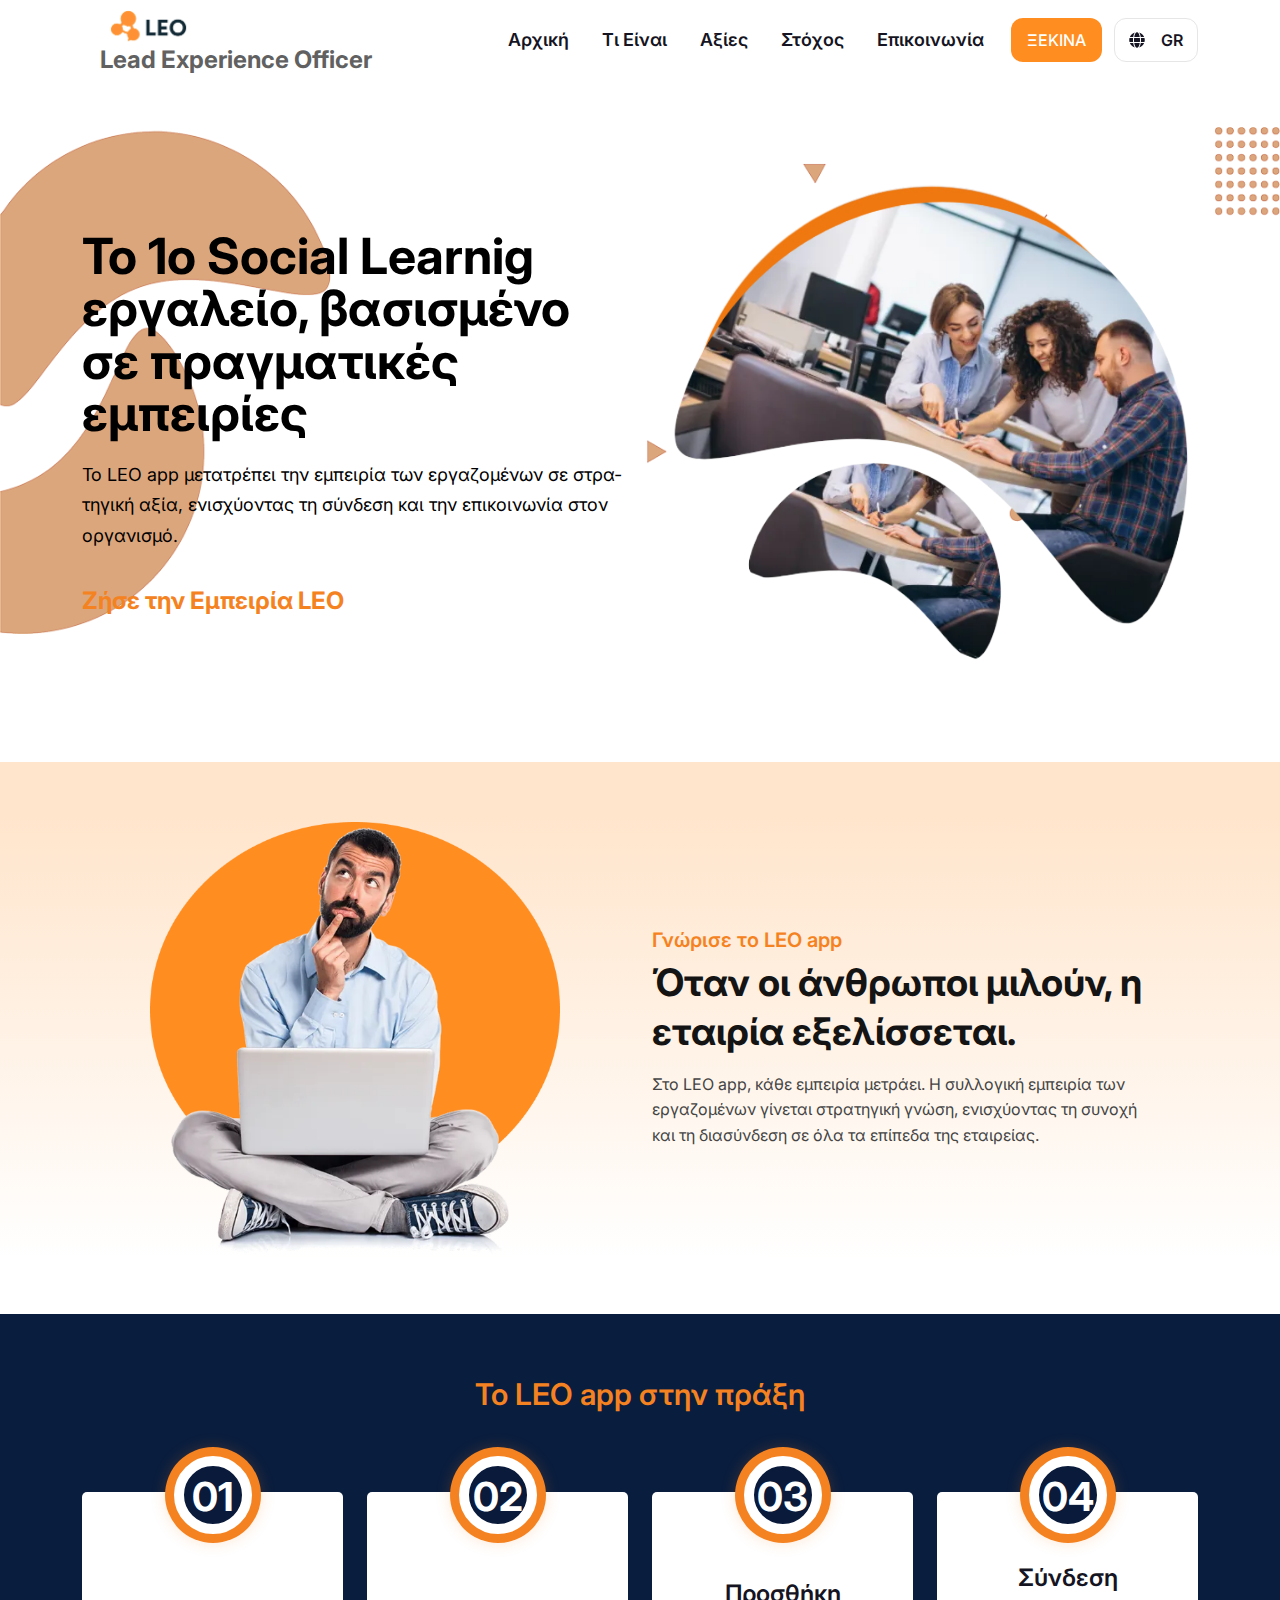
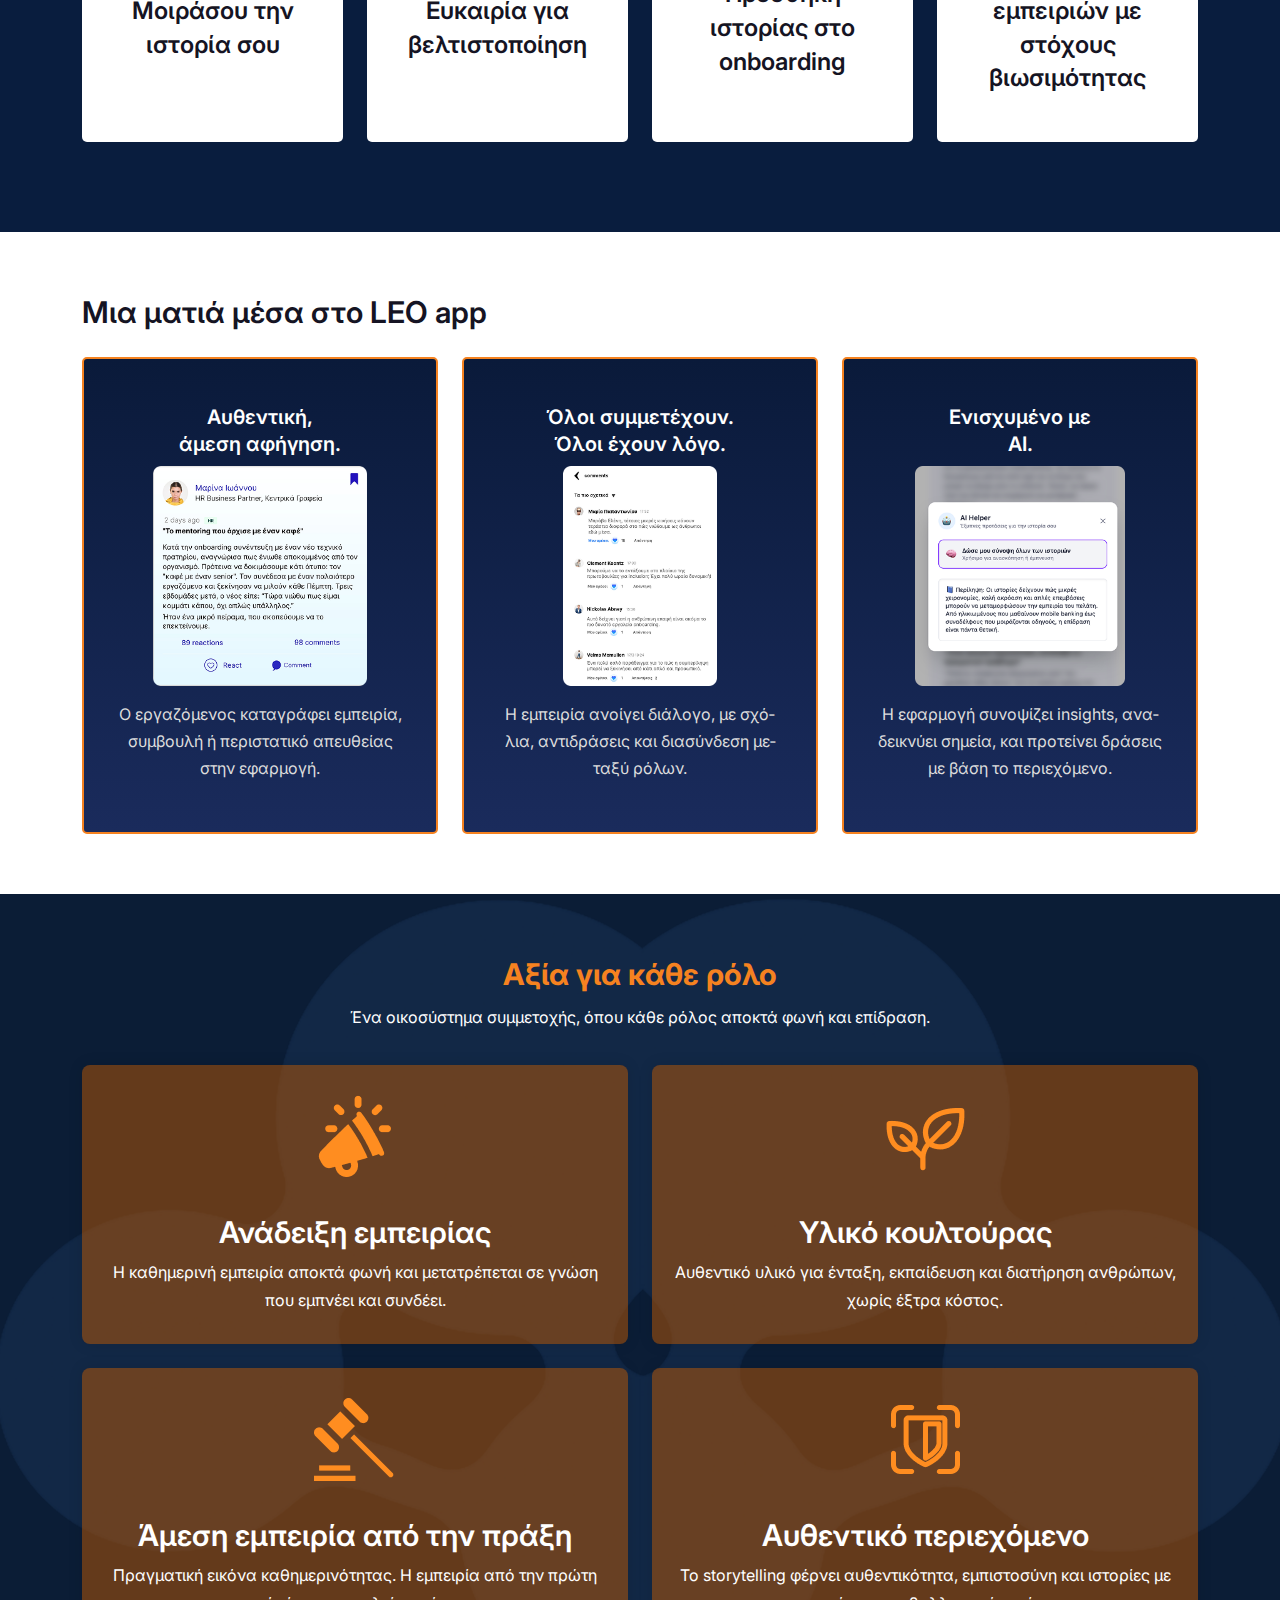
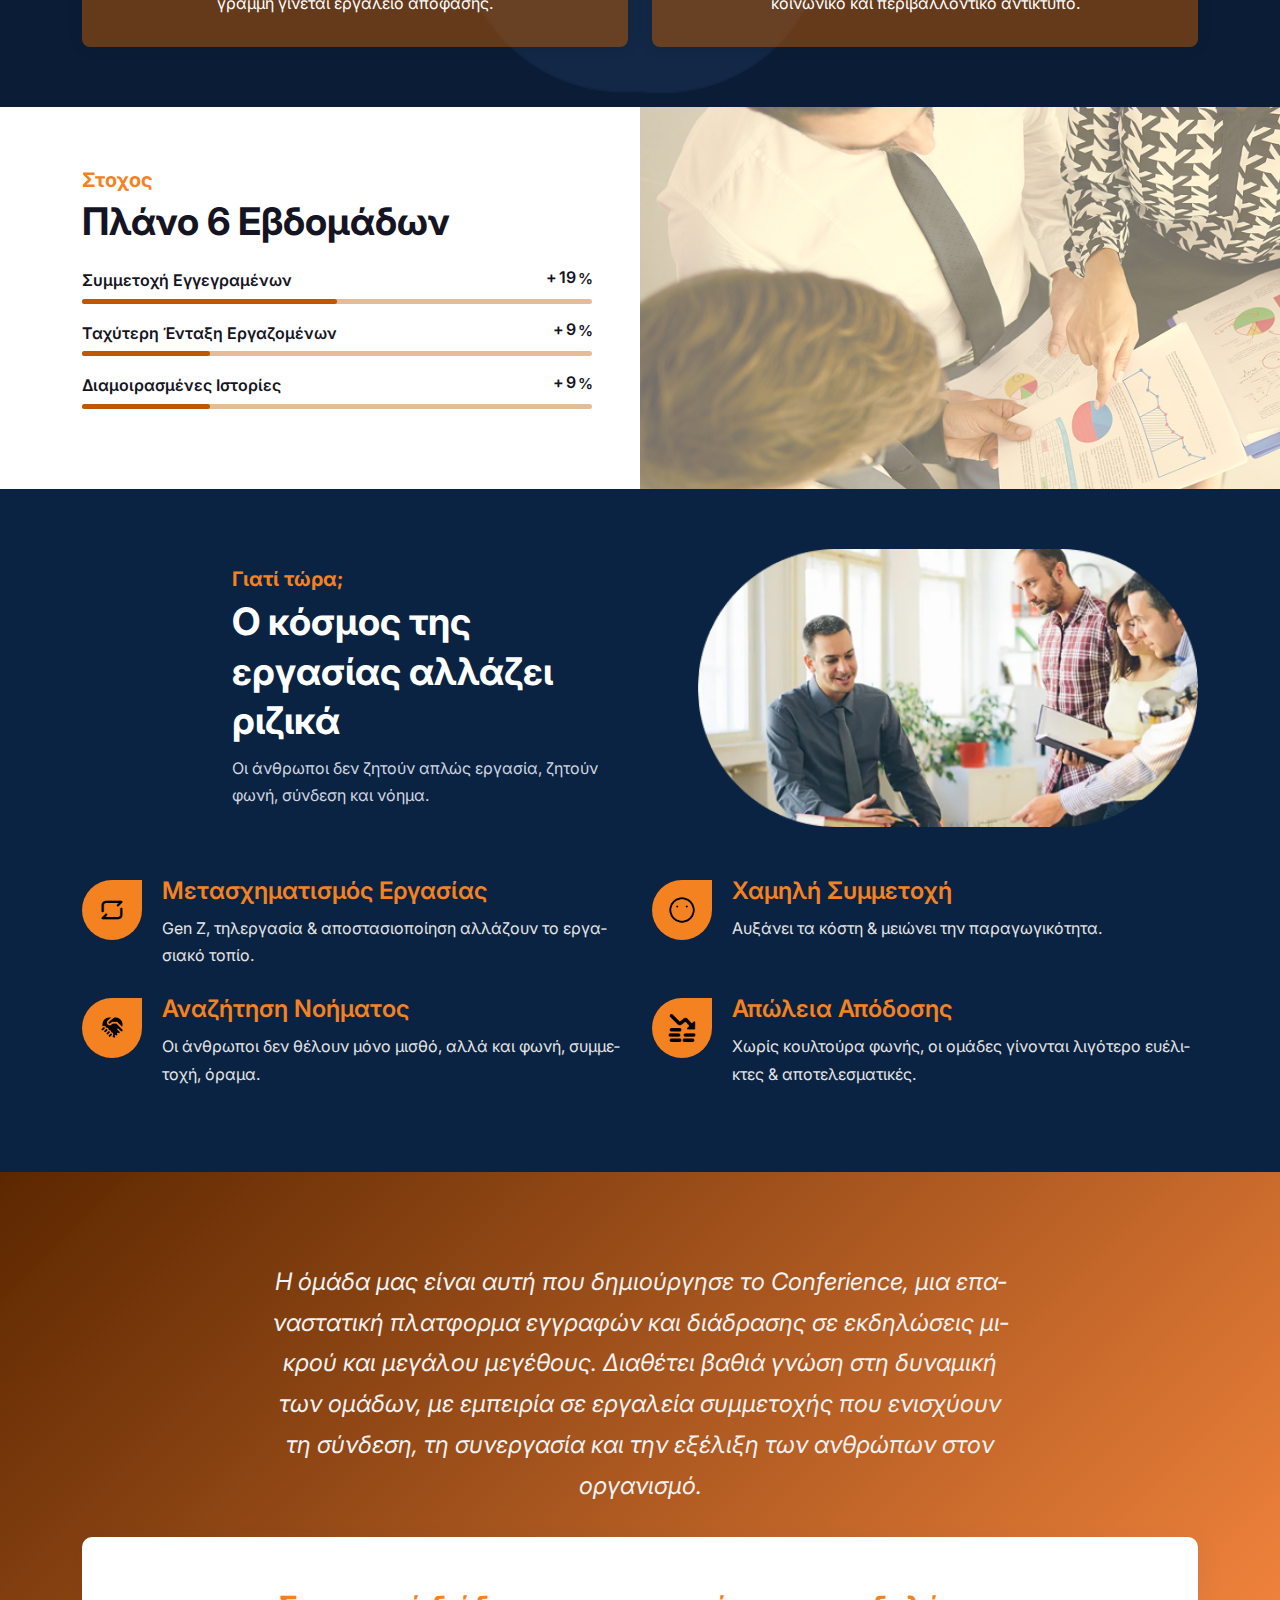
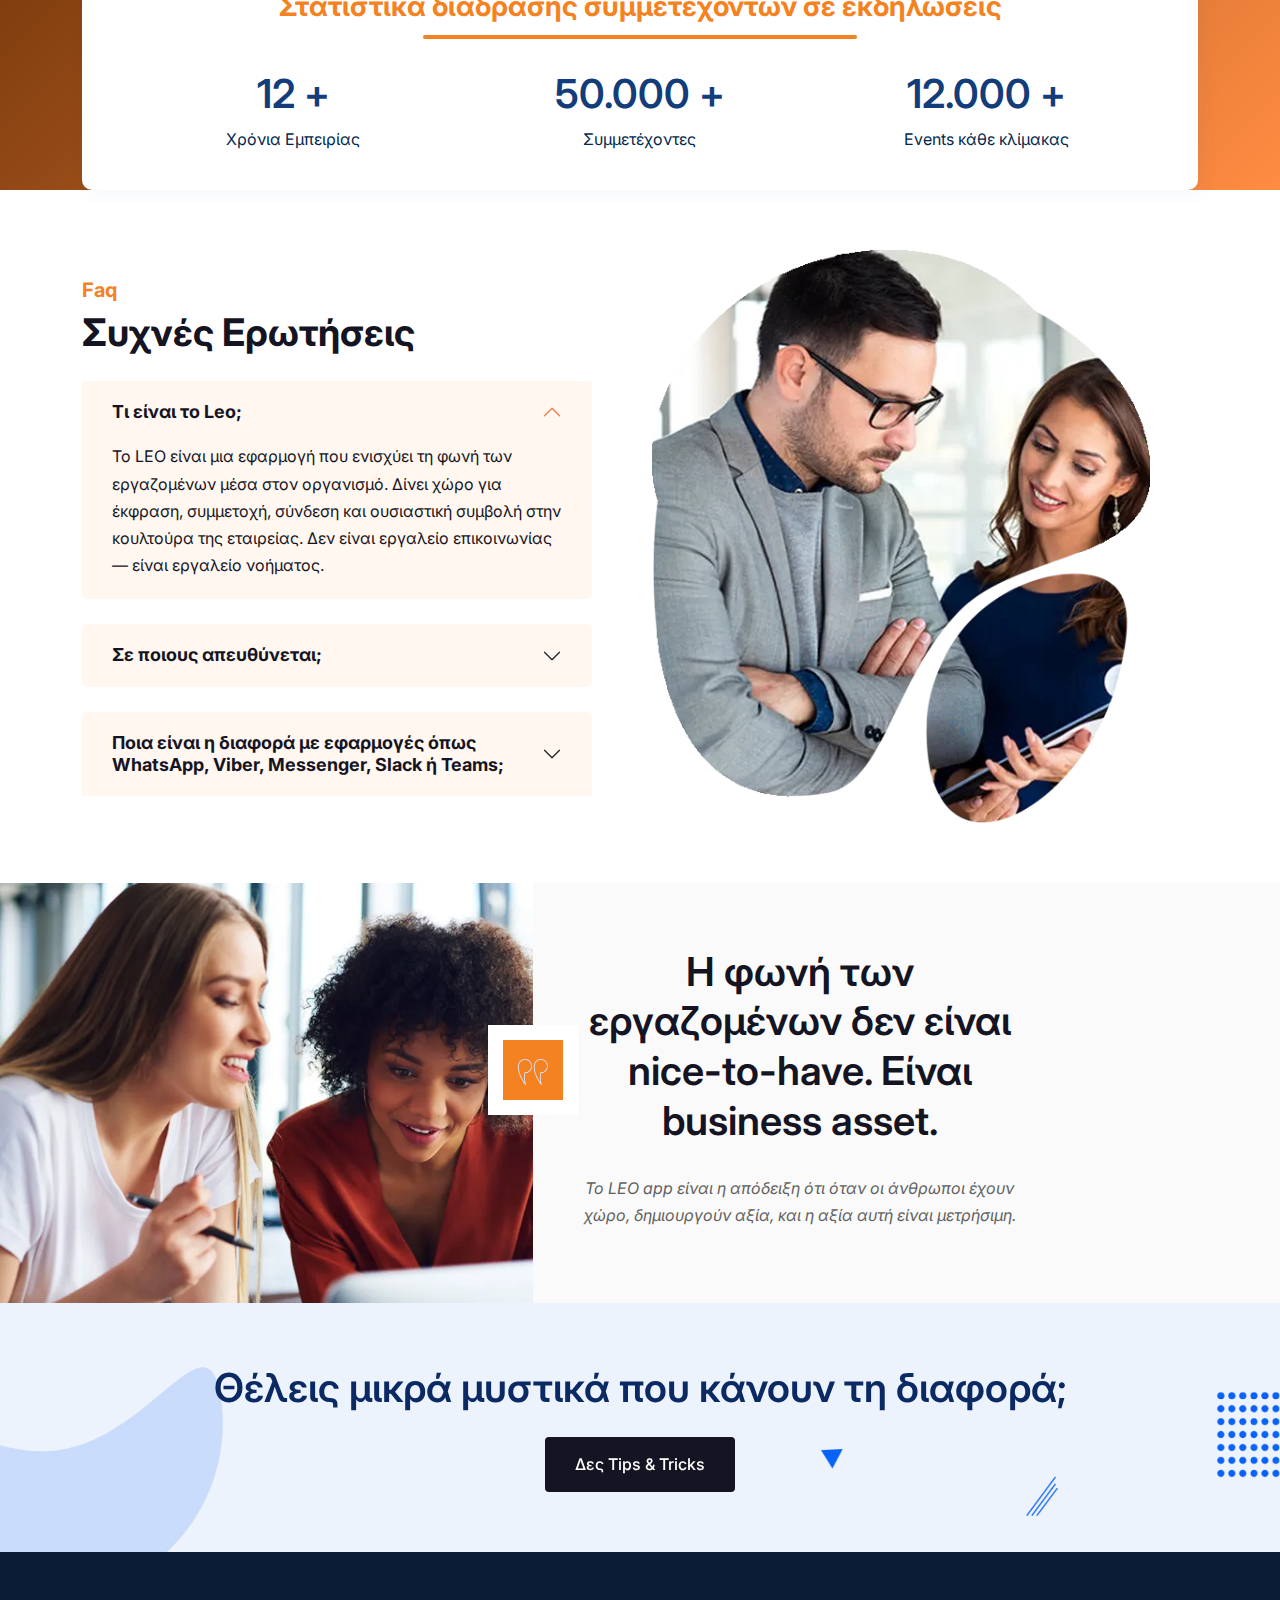
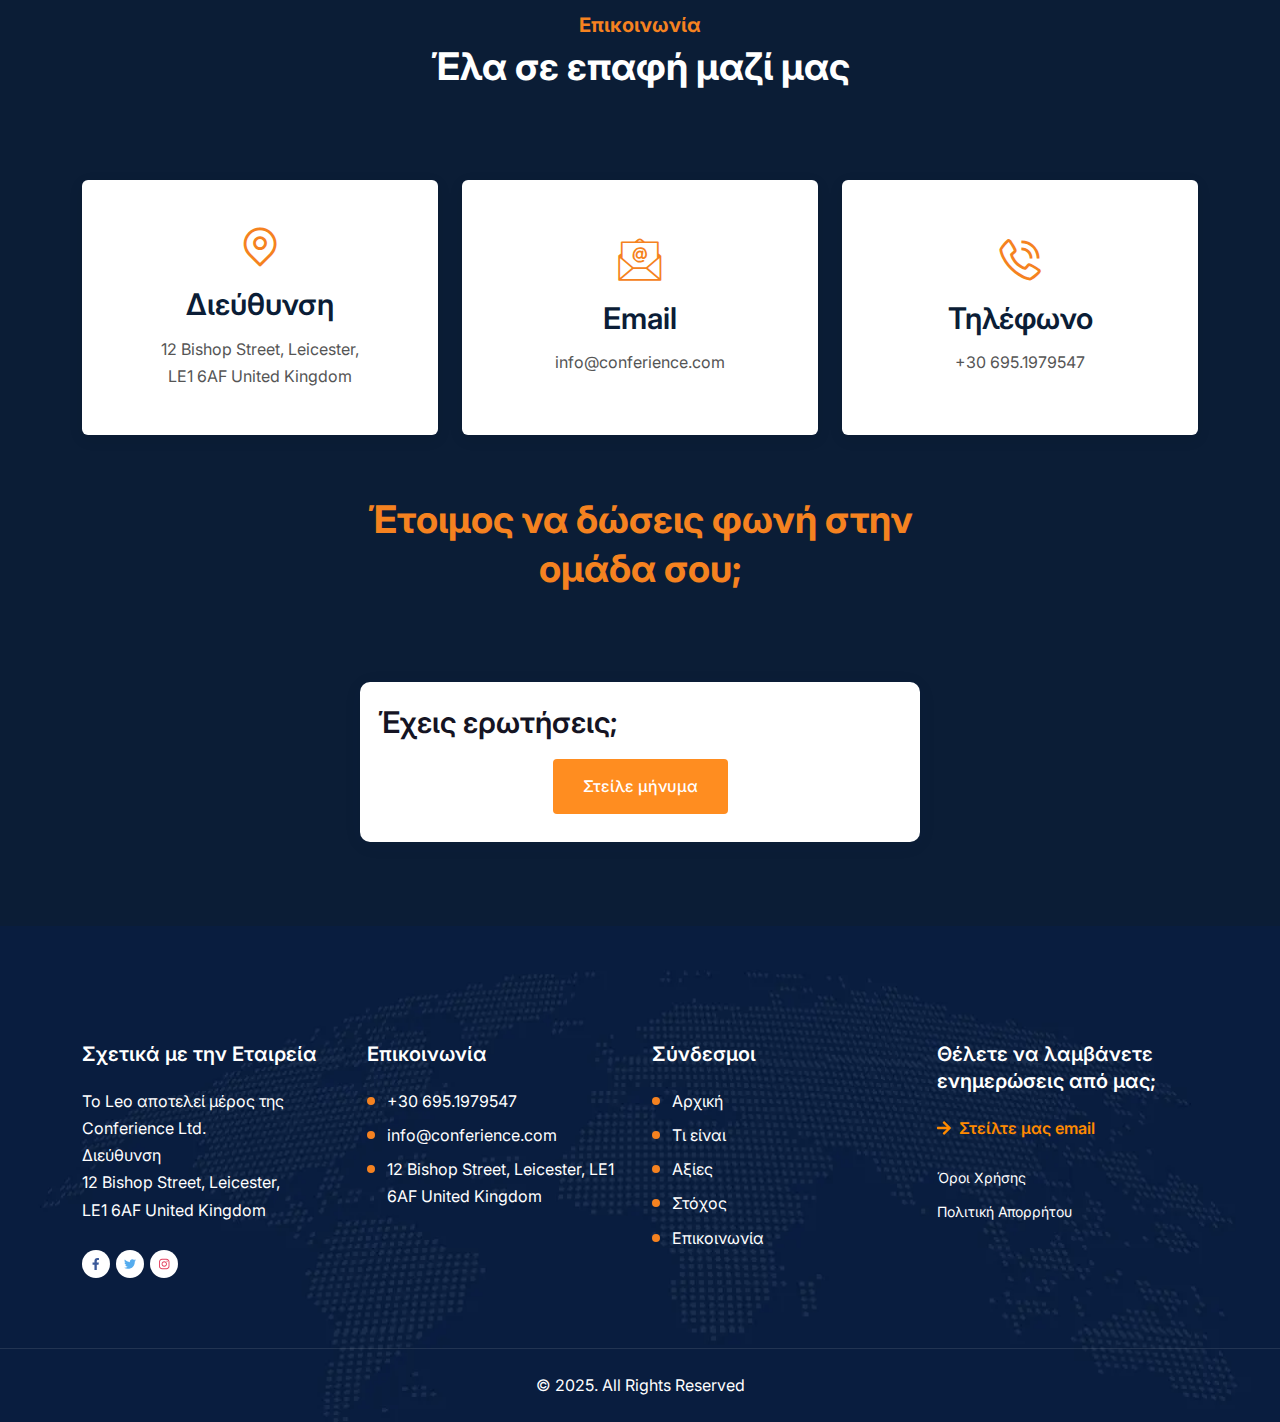
<file: index.html>
<!DOCTYPE html>
<html lang="el">

<head>
  <meta charset="UTF-8" />
  <meta name="viewport" content="width=device-width, initial-scale=1.0" />
  <meta http-equiv="X-UA-Compatible" content="IE=edge" />

  <title>LEO</title>

  <link rel="icon" href="assets/img/LeoOrange.png" sizes="20x20" type="image/png" />

  <!-- Vendor / theme CSS -->
  <link rel="stylesheet" href="assets/css/bootstrap.min.css" />
  <link rel="stylesheet" href="assets/css/animate.min.css" />
  <link rel="stylesheet" href="assets/css/fontawesome.min.css" />
  <link rel="stylesheet" href="assets/css/custom-icon.css" />
  <link rel="stylesheet" href="assets/css/nice-select.min.css" />
  <link rel="stylesheet" href="assets/css/magnific.min.css" />
  <link rel="stylesheet" href="assets/css/owl.min.css" />
  <link rel="stylesheet" href="assets/css/slick.min.css" />
  <link rel="stylesheet" href="assets/css/style.css" />
  <link rel="stylesheet" href="assets/css/responsive.css" />
  <link rel="stylesheet" href="assets/css/overrides.css?v=1" />

  <!-- Google font -->
  <link href="https://fonts.googleapis.com/css2?family=Inter:wght@400;500;600;700&display=swap&subset=greek"
    rel="stylesheet" />


  <link rel="stylesheet" href="assets/css/overrides.css" />
</head>

<body class="sc5">
  <!-- preloader area start -->
  <div class="preloader" id="preloader">
    <div class="preloader-inner">
      <div class="spinner">
        <div class="dot1"></div>
        <div class="dot2"></div>
      </div>
    </div>
  </div>
  <!-- preloader area end -->

  <!-- navbar start -->
  <nav class="navbar navbar-area navbar-area-1 navbar-expand-lg">
    <div class="container nav-container navbar-bg">
      <div class="responsive-mobile-menu">
        <button class="menu toggle-btn d-block d-lg-none" data-target="#Iitechie_main_menu" aria-expanded="false"
          aria-label="Toggle navigation">
          <span class="icon-left"></span>
          <span class="icon-right"></span>
        </button>
      </div>
      <!--logo-->
      <div class="logo">
        <a href="index.html" class="logo-link">
          <!-- Εικόνα με το εικονίδιο + LEO -->
          <img src="assets/img/logoLeo.png" alt="LEO logo" class="logo-icon" />
          <!-- Υπότιτλος σαν κείμενο -->
          <div class="logo-subtitle">Lead Experience Officer</div>
        </a>
      </div>


      <div class="collapse navbar-collapse" id="Iitechie_main_menu">
        <ul class="navbar-nav menu-open text-lg-end">
          <li>
            <a href="#home">Αρχική</a>
          </li>
          <li>
            <a href="#about">Τι είναι</a>
          </li>
          <li>
            <a href="#values">Αξίες</a>
          </li>
          <li>
            <a href="#goal">Στόχος</a>
          </li>
          <li><a href="#contact">Επικοινωνία</a></li>
        </ul>
      </div>
      <div class="nav-right-part nav-right-part-desktop align-self-center d-flex align-items-center">
        <!-- Κουμπί ΞΕΚΙΝΑ -->
        <a id="ctaStart" class="btn btn-base" class="btn btn-base" href="mailto:info@conferience.com"
          data-subject="Ενδιαφέρομαι για το LEO">
          ΞΕΚΙΝΑ
        </a>

        <!-- Language Dropdown -->
        <div class="dropdown">
          <button class="btn btn-outline dropdown-toggle d-flex align-items-center" type="button" id="langDropdown"
            data-bs-toggle="dropdown" aria-expanded="false" aria-label="Αλλαγή γλώσσας">
            <i class="fa fa-globe me-2" aria-hidden="true"></i>
            <span class="current-lang">GR</span>
          </button>
          <ul class="dropdown-menu dropdown-menu-end" aria-labelledby="langDropdown">

            <li><a class="dropdown-item" href="index.html">Ελληνικά (GR)</a></li>
            <li><a class="dropdown-item" href="index-en.html">English (EN)</a></li>
            <li><a class="dropdown-item" href="index-ar.html">العربية (AR)</a></li>
          </ul>
        </div>
      </div>


    </div>
    </div>
  </nav>
  <!-- navbar end -->

  <!-- banner area start -->
  <div id="home" class="banner-area banner-area-1 bg-white bg-relative">
    <div class="banner-bg-img" style="background-image: url('./assets/img/banner/2.webp')"></div>
    <div class="container">
      <div class="row justify-content-center">
        <div class="col-lg-6 col-md-7 text-center text-lg-end order-lg-last">
          <div class="banner-mask-bg-wrap mb-5 mb-lg-0">
            <img class="shape-image" src="assets/img/banner/6.webp" alt="img" />
            <div class="thumb">
              <img src="assets/img/banner/1.webp" alt="img" />
            </div>
          </div>
        </div>
        <div class="col-lg-6 col-md-9 order-lg-first align-self-center">
          <div class="banner-inner style-white text-center text-lg-start">
            <h2 class="title">
              Το 1ο Social Learnig εργαλείο, βασισμένο σε πραγματικές
              εμπειρίες
            </h2>
            <p class="content">
              Το LEO app μετατρέπει την εμπειρία των εργαζομένων σε στρατηγική
              αξία, ενισχύοντας τη σύνδεση και την επικοινωνία στον οργανισμό.
            </p>
            <p class="leo-experience">Ζήσε την Εμπειρία LEO</p>
          </div>
        </div>
      </div>
    </div>
  </div>
  <!-- banner area end -->

  <!-- γνώρισε το LEO area start -->
  <div id="about" class="about-area pd-top-60 pd-bottom-60">
    <div class="container">
      <div class="row align-items-center">
        <div class="col-lg-6 col-md-8">
          <div class="thumb">
            <img src="assets/img/MeetLeoApp/whatIsIt.png" alt="img" style="
                  max-width: 75%;
                  height: auto;
                  display: block;
                  margin: 0 auto;
                " />
          </div>
        </div>
        <div class="col-lg-6">
          <div class="section-title px-lg-5 mb-0">
            <h5 class="sub-title">Γνώρισε το LEO app</h5>
            <h2 class="title">
              Όταν οι άνθρωποι μιλούν, η εταιρία εξελίσσεται.
            </h2>
            <p class="content">
              Στο LEO app, κάθε εμπειρία μετράει. Η συλλογική εμπειρία των
              εργαζομένων γίνεται στρατηγική γνώση, ενισχύοντας τη συνοχή και
              τη διασύνδεση σε όλα τα επίπεδα της εταιρείας.
            </p>
          </div>
        </div>
      </div>
    </div>
  </div>
  <!-- Γνωρισε το LEO area end -->

  <!-- how it work area start -->
  <div class="how-it-work-area bg-blue pd-top-60 pd-bottom-60">
    <div class="container">
      <div class="row justify-content-center mb-4">
        <div class="col-lg-10 text-center">
          <h3 class="section-head">To LEO app στην πράξη</h3>
        </div>
      </div>
      <div class="row">
        <div class="col-lg-3 col-md-6">
          <div class="single-work-inner style-two text-center">
            <div class="count-wrap">
              <div class="count-inner">
                <h2>01</h2>
              </div>
            </div>
            <div class="details-wrap">
              <div class="details-inner">
                <h4>Μοιράσου την ιστορία σου</h4>
              </div>
            </div>
          </div>
        </div>
        <div class="col-lg-3 col-md-6">
          <div class="single-work-inner style-two text-center">
            <div class="count-wrap">
              <div class="count-inner">
                <h2>02</h2>
              </div>
            </div>
            <div class="details-wrap">
              <div class="details-inner">
                <h4>Ευκαιρία για βελτιστοποίηση</h4>
              </div>
            </div>
          </div>
        </div>
        <div class="col-lg-3 col-md-6">
          <div class="single-work-inner style-two text-center">
            <div class="count-wrap">
              <div class="count-inner">
                <h2>03</h2>
              </div>
            </div>
            <div class="details-wrap">
              <div class="details-inner">
                <h4>Προσθήκη ιστορίας στο onboarding</h4>
              </div>
            </div>
          </div>
        </div>
        <div class="col-lg-3 col-md-6">
          <div class="single-work-inner style-two text-center">
            <div class="count-wrap">
              <div class="count-inner">
                <h2>04</h2>
              </div>
            </div>
            <div class="details-wrap">
              <div class="details-inner">
                <h4>Σύνδεση εμπειριών με στόχους βιωσιμότητας</h4>
              </div>
            </div>
          </div>
        </div>
      </div>
    </div>
  </div>
  <!-- how it work area end -->

  <!-- pricing area start/Μια ματιά μέσα στο LEO app -->
  <div class="pricing-area pd-top-60 pd-bottom-60">
    <div class="container">
      <div class="mb-4">
        <h3 class="mb-0">Μια ματιά μέσα στο LEO app</h3>
      </div>
      <!-- details -->
      <div class="row justify-content-center">
        <div class="col-lg-4 col-md-6">
          <div class="single-pricing-inner style-1">
            <div class="details">
              <h5>
                Αυθεντική,<br />
                άμεση αφήγηση.
              </h5>
              <img src="assets/img/MeetLeoApp/card1.png" alt="Μια ματιά 3" />
              <p>
                Ο εργαζόμενος καταγράφει εμπειρία, συμβουλή ή περιστατικό
                απευθείας στην εφαρμογή.
              </p>
            </div>
          </div>
        </div>
        <div class="col-lg-4 col-md-6">
          <div class="single-pricing-inner style-1">
            <div class="details">
              <h5>Όλοι συμμετέχουν. <br />Όλοι έχουν λόγο.</h5>
              <img src="assets/img/MeetLeoApp/card2.png" alt="Μια ματιά 3" />
              <p>
                Η εμπειρία ανοίγει διάλογο, με σχόλια, αντιδράσεις και
                διασύνδεση μεταξύ ρόλων.
              </p>
            </div>
          </div>
        </div>
        <div class="col-lg-4 col-md-6">
          <div class="single-pricing-inner style-1">
            <div class="details">
              <h5>
                Ενισχυμένο με<br />
                AI.
              </h5>
              <img src="assets/img/MeetLeoApp/card3.png" alt="Μια ματιά 3" />
              <p>
                Η εφαρμογή συνοψίζει insights, αναδεικνύει σημεία, και
                προτείνει δράσεις με βάση το περιεχόμενο.
              </p>
            </div>
          </div>
        </div>
      </div>
    </div>
  </div>
  <!-- pricing area end/Μια ματιά μέσα στο LEO app -->

  <!-- service area start/Αξία για κάθε ρόλο -->
  <div id="values" class="service-area pd-top-60 pd-bottom-60" style="
        background: #0b1d36 url('./assets/img/bg/leoBgLeftRight.png')
          center/cover no-repeat;
      ">
    <div class="container">
      <!-- Τίτλος + υπότιτλος -->
      <div class="row justify-content-center mb-4">
        <div class="col-lg-10 text-center">
          <h3 class="section-head">Αξία για κάθε ρόλο</h3>
          <p class="section-sub">
            Ένα οικοσύστημα συμμετοχής, όπου κάθε ρόλος αποκτά φωνή και
            επίδραση.
          </p>
        </div>
      </div>

      <!-- 2x2 grid -->
      <div class="row g-4 align-items-stretch">
        <!-- Κάρτα 1 -->
        <div class="col-md-6 col-lg-6 d-flex">
          <div class="single-service-inner style-white flex-fill">
            <div class="icon-box">
              <img src="assets/img/icons_leo/megaphone.png" alt="Εικονίδιο μεγαφώνου" />
            </div>
            <div class="details">
              <h3>Ανάδειξη εμπειρίας</h3>
              <p>
                Η καθημερινή εμπειρία αποκτά φωνή και μετατρέπεται σε γνώση
                που εμπνέει και συνδέει.
              </p>
            </div>
          </div>
        </div>

        <!-- Κάρτα 2 -->
        <div class="col-md-6 col-lg-6 d-flex">
          <div class="single-service-inner style-white flex-fill">
            <div class="icon-box">
              <img src="assets/img/icons_leo/plant.png" alt="Εικονίδιο φυτού" />
            </div>
            <div class="details">
              <h3>Υλικό κουλτούρας</h3>
              <p>
                Αυθεντικό υλικό για ένταξη, εκπαίδευση και διατήρηση ανθρώπων,
                χωρίς έξτρα κόστος.
              </p>
            </div>
          </div>
        </div>

        <!-- Κάρτα 3 -->
        <div class="col-md-6 col-lg-6 d-flex">
          <div class="single-service-inner style-white flex-fill">
            <div class="icon-box">
              <img src="assets/img/icons_leo/decision.png" alt="Εικονίδιο απόφασης" />
            </div>
            <div class="details">
              <h3>Άμεση εμπειρία από την πράξη</h3>
              <p>
                Πραγματική εικόνα καθημερινότητας. Η εμπειρία από την πρώτη
                γραμμή γίνεται εργαλείο απόφασης.
              </p>
            </div>
          </div>
        </div>

        <!-- Κάρτα 4 -->
        <div class="col-md-6 col-lg-6 d-flex">
          <div class="single-service-inner style-white flex-fill">
            <div class="icon-box">
              <img src="assets/img/icons_leo/authenticator.png" alt="Εικονίδιο αυθεντικότητα" />
            </div>
            <div class="details">
              <h3>Αυθεντικό περιεχόμενο</h3>
              <p>
                Το storytelling φέρνει αυθεντικότητα, εμπιστοσύνη και ιστορίες
                με κοινωνικό και περιβαλλοντικό αντίκτυπο.
              </p>
            </div>
          </div>
        </div>
      </div>
    </div>
  </div>
  <!-- service area end/Αξία για κάθε ρόλο -->

  <!-- skill area start/ στοχος-->
  <div id="goal" class="skill-area bg-relative pd-top-60 pd-bottom-60">
    <div class="container">
      <div class="row">
        <div class="col-lg-6 pe-5 mb-5 mb-lg-0">
          <div class="section-title mb-0">
            <h5 class="sub-title">Στοχος</h5>
            <h2 class="title">Πλάνο 6 Εβδομάδων</h2>
          </div>
          <div class="skill-progress-area mt-4">
            <div class="single-progressbar">
              <h6>Συμμετοχή Εγγεγραμένων</h6>
              <div class="progress-item" id="progress-running">
                <div class="progress-bg">
                  <div id="progress" class="progress-rate" data-value="50"></div>
                  <div class="progress-count-wrap">
                    <span class="progress-count counting" data-count="50">0</span>
                    <span class="counting-icons">%</span>
                  </div>
                </div>
              </div>
            </div>
            <div class="single-progressbar">
              <h6>Ταχύτερη Ένταξη Εργαζομένων</h6>
              <div class="progress-item" id="progress-running-1">
                <div class="progress-bg">
                  <div id="progress-1" class="progress-rate" data-value="25"></div>
                  <div class="progress-count-wrap">
                    <span class="progress-count counting" data-count="25">0</span>
                    <span class="counting-icons">%</span>
                  </div>
                </div>
              </div>
            </div>
            <div class="single-progressbar">
              <h6>Διαμοιρασμένες Ιστορίες</h6>
              <div class="progress-item" id="progress-running-2">
                <div class="progress-bg">
                  <div id="progress-2" class="progress-rate" data-value="25"></div>
                  <div class="progress-count-wrap">
                    <span class="progress-count counting" data-count="25">0</span>
                    <span class="counting-icons">%</span>
                  </div>
                </div>
              </div>
            </div>
          </div>
          <!-- /.skill-progress-area -->
        </div>
      </div>
    </div>

    <!-- εικόνα -->
    <img class="half-bg-right" src="assets/img/goal/close-up-people-working.png" alt="img" />
  </div>
  <!-- skill area end -->

  <!-- why choose area start -->
  <div class="why-choose pd-top-60 pd-bottom-60">
    <!-- HERO με ΙΔΙΟ πλάτος με τα bullets -->
    <div class="container">
      <div class="row align-items-center mb-5">
        <!-- Τίτλοι -->
        <div class="col-lg-6">
          <div class="section-title mb-0">
            <div class="title-offset">
              <h5 class="sub-title">Γιατί τώρα;</h5>
              <h2 class="title">Ο κόσμος της εργασίας αλλάζει ριζικά</h2>
              <p class="content">
                Οι άνθρωποι δεν ζητούν απλώς εργασία, ζητούν φωνή, σύνδεση και νόημα.
              </p>
            </div>
          </div>
        </div>

        <!-- Εικόνα -->
        <div class="col-lg-6">
          <img src="assets/img/WhyNow/wN.png" alt="Εικόνα" class="img-cover w-100 h-100 d-block hero-img" />
        </div>
      </div>
    </div>


    <!-- Bullets κανονικά μέσα σε container -->
    <div class="container">
      <div class="row">
        <div class="col-md-6 col-lg-6">
          <div class="media single-choose-inner mb-4">
            <div class="media-left">
              <div class="icon">
                <img src="assets/img/icons_leo/transformation.png" alt="Μετασχηματισμός" />
              </div>
            </div>
            <div class="media-body">
              <h4>Μετασχηματισμός Εργασίας</h4>
              <p>
                Gen Z, τηλεργασία & αποστασιοποίηση αλλάζουν το εργασιακό
                τοπίο.
              </p>
            </div>
          </div>
        </div>

        <div class="col-md-6 col-lg-6">
          <div class="media single-choose-inner mb-4">
            <div class="media-left">
              <div class="icon">
                <img src="assets/img/icons_leo/mute.png" alt="Χαμηλή συμμετοχή" />
              </div>
            </div>
            <div class="media-body">
              <h4>Χαμηλή Συμμετοχή</h4>
              <p>Αυξάνει τα κόστη & μειώνει την παραγωγικότητα.</p>
            </div>
          </div>
        </div>

        <div class="col-md-6 col-lg-6">
          <div class="media single-choose-inner mb-4">
            <div class="media-left">
              <div class="icon">
                <img src="assets/img/icons_leo/meaning.png" alt="Νόημα" />
              </div>
            </div>
            <div class="media-body">
              <h4>Αναζήτηση Νοήματος</h4>
              <p>
                Οι άνθρωποι δεν θέλουν μόνο μισθό, αλλά και φωνή, συμμετοχή,
                όραμα.
              </p>
            </div>
          </div>
        </div>

        <div class="col-md-6 col-lg-6">
          <div class="media single-choose-inner mb-4">
            <div class="media-left">
              <div class="icon">
                <img src="assets/img/icons_leo/loss_of_performance.png" alt="Απώλεια Απόδοσης" />
              </div>
            </div>
            <div class="media-body">
              <h4>Απώλεια Απόδοσης</h4>
              <p>
                Χωρίς κουλτούρα φωνής, οι ομάδες γίνονται λιγότερο ευέλικτες &
                αποτελεσματικές.
              </p>
            </div>
          </div>
        </div>
      </div>
    </div>
  </div>
  <!-- why choose area end -->

  <!--  πρώην testimonial area/Στατιστικα start -->
  <div class="testimonial-area pd-top-60 bg-cover" style="background: linear-gradient(135deg, #5c2700, #ff8c42)">
    <div class="container">
      <div class="row justify-content-center">
        <div class="col-xl-8 col-lg-10 col-md-10">
          <div class="single-testimonial-inner style-three text-center">
            <div class="details">
              <p>
                Η όμάδα μας είναι αυτή που δημιούργησε το Conferience, μια
                επαναστατική πλατφορμα εγγραφών και διάδρασης σε εκδηλώσεις
                μικρού και μεγάλου μεγέθους. Διαθέτει βαθιά γνώση στη δυναμική
                των ομάδων, με εμπειρία σε εργαλεία συμμετοχής που ενισχύουν
                τη σύνδεση, τη συνεργασία και την εξέλιξη των ανθρώπων στον
                οργανισμό.
              </p>
            </div>
          </div>
        </div>
      </div>
    </div>

    <!-- counter area start -->
    <div class="counter-area">
      <div class="container">
        <div class="counter-area-2 text-center">
          <h3 class="section-title section-title--underline">Στατιστικά διάδρασης συμμετεχόντων σε εκδηλώσεις</h3>
          <div class="row">
            <div class="col-md-4">
              <div class="single-exp-inner style-4 text-center">
                <h2><span class="counter">12</span> <span>+</span></h2>
                <h5>Χρόνια Εμπειρίας</h5>
              </div>
            </div>
            <div class="col-md-4">
              <div class="single-exp-inner style-4 text-center">
                <h2><span class="counter">50.000</span> <span>+</span></h2>
                <h5>Συμμετέχοντες</h5>
              </div>
            </div>
            <div class="col-md-4">
              <div class="single-exp-inner style-4 text-center">
                <h2><span class="counter">12.000</span> <span>+</span></h2>
                <h5>Events κάθε κλίμακας</h5>
              </div>
            </div>
          </div>
        </div>
      </div>
    </div>
    <!-- counter area end -->
  </div>
  <!--  πρώην testimonial area/ στατιστικά end -->

  <!-- faq area start -->
  <div class="faq-area pd-top-60 pd-bottom-60">
    <div class="container">
      <div class="row">
        <div class="col-lg-6 col-md-8 order-lg-last mb-4 mb-lg-0">
          <div class="faq-image-wrap">
            <div class="thumb">
              <img src="assets/img/about/3.webp" alt="img" />

              <img class="img-position-2 top_image_bounce" src="assets/img/about/f3.webp" alt="img" />
            </div>
          </div>
        </div>
        <div class="col-lg-6 pe-xl-5 order-lg-first align-self-center">
          <div class="section-title mb-0">
            <h5 class="sub-title">Faq</h5>
            <h2 class="title">Συχνές Ερωτήσεις</h2>
          </div>
          <div class="accordion mt-4" id="accordionExample">
            <div class="accordion-item single-accordion-inner">
              <h2 class="accordion-header" id="headingOne">
                <button class="accordion-button" type="button" data-bs-toggle="collapse" data-bs-target="#collapseOne"
                  aria-expanded="true" aria-controls="collapseOne">
                  Τι είναι το Leo;
                </button>
              </h2>
              <div id="collapseOne" class="accordion-collapse collapse show" aria-labelledby="headingOne"
                data-bs-parent="#accordionExample">
                <div class="accordion-body">
                  Το LEO είναι μια εφαρμογή που ενισχύει τη φωνή των
                  εργαζομένων μέσα στον οργανισμό. Δίνει χώρο για έκφραση,
                  συμμετοχή, σύνδεση και ουσιαστική συμβολή στην κουλτούρα της
                  εταιρείας. Δεν είναι εργαλείο επικοινωνίας — είναι εργαλείο
                  νοήματος.
                </div>
              </div>
            </div>
            <div class="accordion-item single-accordion-inner">
              <h2 class="accordion-header" id="headingTwo">
                <button class="accordion-button collapsed" type="button" data-bs-toggle="collapse"
                  data-bs-target="#collapseTwo" aria-expanded="false" aria-controls="collapseTwo">
                  Σε ποιους απευθύνεται;
                </button>
              </h2>
              <div id="collapseTwo" class="accordion-collapse collapse" aria-labelledby="headingTwo"
                data-bs-parent="#accordionExample">
                <div class="accordion-body">
                  Το LEO απευθύνεται σε οργανισμούς που θέλουν να ενδυναμώσουν
                  τους ανθρώπους τους, να ενισχύσουν την εσωτερική συνοχή και
                  να δημιουργήσουν μια κουλτούρα που ακούει. Είναι κατάλληλο
                  για κάθε κλάδο και μέγεθος εταιρείας, από startups μέχρι
                  μεγάλους οργανισμούς.
                </div>
              </div>
            </div>
            <div class="accordion-item single-accordion-inner mb-0">
              <h2 class="accordion-header" id="headingThree">
                <button class="accordion-button collapsed" type="button" data-bs-toggle="collapse"
                  data-bs-target="#collapseThree" aria-expanded="false" aria-controls="collapseThree">
                  Ποια είναι η διαφορά με εφαρμογές όπως WhatsApp, Viber,
                  Messenger, Slack ή Teams;
                </button>
              </h2>
              <div id="collapseThree" class="accordion-collapse collapse" aria-labelledby="headingThree"
                data-bs-parent="#accordionExample">
                <div class="accordion-body">
                  Το LEO δεν είναι εργαλείο συνομιλίας ή συνεργασίας. Οι
                  παραπάνω εφαρμογές εξυπηρετούν την άμεση επικοινωνία και την
                  οργάνωση εργασιών. Το LEO δημιουργεί χώρο για αφηγηματική
                  συμμετοχή, έκφραση εμπειριών, ενίσχυση κουλτούρας και
                  συλλογή αυθεντικού περιεχομένου. Είναι σχεδιασμένο για να
                  λειτουργεί δίπλα στην καθημερινότητα, χωρίς να την
                  αποδιοργανώνει.
                </div>
              </div>
            </div>
          </div>
        </div>
      </div>
    </div>
  </div>
  <!-- faq area end -->

  <!-- testimonial-slider start -->
  <div class="bg-relative testimonial-tight">
    <div class="slider testimonial-thumb testimonial-thumb-2">
      <div class="item">
        <div class="row g-0 align-items-stretch testimonial-tight">
          <!-- Αριστερή στήλη με εικόνα -->
          <div class="col-lg-5 col-md-6 d-flex">
            <div class="thumb flex-fill" style="
                  background-image: url('./assets/img/testimonial/image_testimonial.webp');
                ">
              <div class="quote-wrap">
                <div class="quote">
                  <img src="assets/img/testimonial/02.webp" alt="img" />
                </div>
              </div>
            </div>
          </div>

          <!-- Δεξιά στήλη με κείμενο -->
          <div class="col-xl-5 col-md-6 d-flex">
            <div class="single-testimonial-inner text-md-center px-lg-5 px-md-4 w-100 d-flex align-items-center">
              <div class="details w-100">
                <h2>
                  Η φωνή των εργαζομένων δεν είναι nice-to-have. Είναι
                  business asset.
                </h2>
                <p>
                  Το LEO app είναι η απόδειξη ότι όταν οι άνθρωποι έχουν χώρο,
                  δημιουργούν αξία, και η αξία αυτή είναι μετρήσιμη.
                </p>
              </div>
            </div>
          </div>
        </div>
      </div>
    </div>
  </div>
  <!-- testimonial-slider end -->

  <!-- call to action start -->
  <div class="call-to-action-area pd-top-60 pd-bottom-60 text-center bg-overlay-base"
    style="background-image: url('./assets/img/bg/1.webp')">
    <div class="container">
      <div class="row justify-content-center">
        <div class="col-lg-10 col-md-12">
          <div class="single-call-to-action-inner style-white">
            <h2 style="color: #0b2a64">
              Θέλεις μικρά μυστικά που κάνουν τη διαφορά;
            </h2>
            <a class="btn btn-black mt-3" href="tips.html">Δες Tips & Tricks</a>
          </div>
        </div>
      </div>
    </div>
  </div>
  <!-- call to action start end-->
  <!-- Contact area start -->
  <div id="contact" class="team-area info-box-two pd-top-60 pd-bottom-60 contact-dark">
    <div class="container">
      <!-- Τίτλος -->
      <div class="row justify-content-center mb-5">
        <div class="col-lg-6 col-md-9 p-0">
          <div class="section-title text-center">
            <h5 class="sub-title">Επικοινωνία</h5>
            <h2 class="title">Έλα σε επαφή μαζί μας</h2>
          </div>
        </div>
      </div>

      <!-- Κάρτες επικοινωνίας -->
      <div class="row justify-content-center gy-4">
        <!-- Διεύθυνση -->
        <div class="col-lg-4 col-md-6 d-flex">
          <div class="single-contact-inner text-center flex-fill">
            <div class="icon-box">
              <i class="icomoon-pin"></i>
            </div>
            <div class="details-wrap">
              <div class="details-inner">
                <h3>Διεύθυνση</h3>
                <p>
                  12 Bishop Street, Leicester,<br />
                  LE1 6AF United Kingdom
                </p>
              </div>
            </div>
          </div>
        </div>

        <!-- Email -->
        <div class="col-lg-4 col-md-6 d-flex">
          <div class="single-contact-inner text-center flex-fill">
            <div class="icon-box">
              <i class="icomoon-email"></i>
            </div>
            <div class="details-wrap">
              <div class="details-inner">
                <h3>Email</h3>
                <p>info@conferience.com</p>
              </div>
            </div>
          </div>
        </div>

        <!-- Τηλέφωνο -->
        <div class="col-lg-4 col-md-6 d-flex">
          <div class="single-contact-inner text-center flex-fill">
            <div class="icon-box">
              <i class="icomoon-telephone"></i>
            </div>
            <div class="details-wrap">
              <div class="details-inner">
                <h3>Τηλέφωνο</h3>
                <p>+30 695.1979547</p>
              </div>
            </div>
          </div>
        </div>
      </div>

      <div class="row justify-content-center mb-5">
        <div class="col-lg-6 col-md-9">
          <div class="section-title text-center">
            <h2 class="title cta-title text-center">
              Έτοιμος να δώσεις φωνή στην ομάδα σου;
            </h2>
          </div>
        </div>
      </div>

      <form class="contact-form-wrap" action="mail.php" method="post" id="contact-form">
        <div class="consulting-contact-form contact-form-card">
          <h3 class="mb-3">Έχεις ερωτήσεις;</h3>

          <div class="btn-wrap pb-2">
            <a id="contactMailCta" class="btn btn-base" href="mailto:info@conferience.com"
              aria-label="Στείλτε μας email" title="Στείλτε μας email">Στείλε μήνυμα</a>
          </div>

          <p class="form-messege mb-0 mt-20 text-center"></p>
        </div>
      </form>


      <script>
        document.addEventListener('DOMContentLoaded', function () {
          var a = document.getElementById('contactMailCta');
          if (!a) return;

          a.addEventListener('click', function () {
            // Αφήνουμε το mailto να τρέξει. Αν δεν ανοίξει client, πάμε αυτόματα Gmail (χωρίς subject).
            var cleaned = false;

            function done() {
              if (cleaned) return; cleaned = true;
              window.removeEventListener('blur', onBlur, true);
              document.removeEventListener('visibilitychange', onVis, true);
              window.removeEventListener('pagehide', onHide, true);
              clearTimeout(timer);
            }
            function onBlur() { done(); }
            function onVis() { if (document.visibilityState === 'hidden') done(); }
            function onHide() { done(); }

            window.addEventListener('blur', onBlur, { capture: true, once: true });
            document.addEventListener('visibilitychange', onVis, { capture: true });
            window.addEventListener('pagehide', onHide, { capture: true, once: true });

            var TIMEOUT_MS = 1800;
            var timer = setTimeout(function () {
              if (cleaned) return;
              var gmailUrl =
                'https://mail.google.com/mail/?view=cm&fs=1' +
                '&to=' + encodeURIComponent('info@conferience.com'); // ΧΩΡΙΣ subject
              var win = window.open(gmailUrl, '_blank', 'noopener');
              if (!win) window.location.href = gmailUrl;
              done();
            }, TIMEOUT_MS);
          }, true);
        });
      </script>

    </div>
  </div>
  <!-- Contact area end -->

  <!-- footer area start -->
  <footer class="footer-area bg-black bg-cover" style="background-image: url('./assets/img/bg/2.webp')">
    <div class="container">
      <div class="row">
        <div class="col-lg-3 col-md-6">
          <div class="widget widget_about">
            <h4 class="widget-title">Σχετικά με την Εταιρεία</h4>
            <div class="details">
              <p>To Leo αποτελεί μέρος της Conferience Ltd.</p>
              <p>Διεύθυνση</p>
              <p>
                12 Bishop Street, Leicester,<br />
                LE1 6AF United Kingdom
              </p>
              <ul class="social-media">
                <li>
                  <a class="facebook" href="#">
                    <i class="fab fa-facebook-f"></i>
                  </a>
                </li>
                <li>
                  <a class="twitter" href="#">
                    <i class="fab fa-twitter"></i>
                  </a>
                </li>
                <li>
                  <a class="instagram" href="#">
                    <i class="fab fa-instagram"></i>
                  </a>
                </li>
              </ul>
            </div>
          </div>
        </div>

        <div class="col-lg-3 col-md-6">
          <div class="widget widget_nav_menu">
            <h4 class="widget-title">Επικοινωνία</h4>
            <ul>
              <li><a href="#contact">+30 695.1979547</a></li>
              <li><a href="#contact">info@conferience.com</a></li>
              <li>
                <a href="#contact">12 Bishop Street, Leicester, LE1 6AF United Kingdom</a>
              </li>
            </ul>
          </div>
        </div>

        <div class="col-lg-3 col-md-6">
          <div class="widget widget_nav_menu">
            <h4 class="widget-title">Σύνδεσμοι</h4>
            <ul>
              <li><a href="#home">Αρχική</a></li>
              <li><a href="#about">Τι είναι </a></li>
              <li><a href="#values">Αξίες</a></li>
              <li><a href="#goal">Στόχος</a></li>
              <li><a href="#contact">Επικοινωνία</a></li>
            </ul>
          </div>
        </div>

        <div class="col-lg-3 col-md-6">
          <div class="widget widget_subscribe">
            <h4 class="widget-title">
              Θέλετε να λαμβάνετε ενημερώσεις από μας;
            </h4>

            <div class="single-input-inner style-border style-bg-none">
              <a id="subscribeCta" class="btn-arrow subscribe-cta"
                href="mailto:info@conferience.com?subject=keep%20me%20updated" aria-label="Στείλτε μας email"
                title="Στείλτε μας email">
                <i class="fa fa-arrow-right" aria-hidden="true"></i>
                <span>Στείλτε μας email</span>
              </a>
            </div>

            <style>
              :root {
                --accent: #ff8a00;
                --accent-hover: #ffb566;
              }

              .subscribe-cta {
                display: inline-flex;
                align-items: center;
                gap: .5rem;
                color: var(--accent);
                font-weight: 600;
                text-decoration: none;
                transition: color .2s;
              }

              .subscribe-cta:hover,
              .subscribe-cta:focus-visible {
                color: var(--accent-hover);
                text-decoration: underline;
                text-underline-offset: 3px;
                outline: 2px solid transparent;
                outline-offset: 2px;
                border-radius: 6px;
              }
            </style>

            <script>
              document.addEventListener('DOMContentLoaded', function () {
                var a = document.getElementById('subscribeCta');
                if (!a) return;

                a.addEventListener('click', function () {
                  var cleaned = false;
                  function done() {
                    if (cleaned) return; cleaned = true;
                    window.removeEventListener('blur', onBlur, true);
                    document.removeEventListener('visibilitychange', onVis, true);
                    window.removeEventListener('pagehide', onHide, true);
                    clearTimeout(timer);
                  }
                  function onBlur() { done(); }
                  function onVis() { if (document.visibilityState === 'hidden') done(); }
                  function onHide() { done(); }

                  window.addEventListener('blur', onBlur, { capture: true, once: true });
                  document.addEventListener('visibilitychange', onVis, { capture: true });
                  window.addEventListener('pagehide', onHide, { capture: true, once: true });

                  var TIMEOUT_MS = 1800; // ανέβασέ το σε 2200–2500 αν βλέπεις διπλό άνοιγμα
                  var timer = setTimeout(function () {
                    if (cleaned) return;
                    var gmailUrl =
                      'https://mail.google.com/mail/?view=cm&fs=1' +
                      '&to=' + encodeURIComponent('info@conferience.com') +
                      '&su=' + encodeURIComponent('keep me updated');
                    var win = window.open(gmailUrl, '_blank', 'noopener');
                    if (!win) window.location.href = gmailUrl;
                    done();
                  }, TIMEOUT_MS);
                }, true);
              });
            </script>




            <ul>
              <li><a href="terms.html">Όροι Χρήσης</a></li>
              <li><a href="policies.html">Πολιτική Απορρήτου </a></li>
            </ul>
          </div>
        </div>
      </div>
    </div>

    <div class="footer-bottom text-center">
      <div class="container">
        <div class="row">
          <div class="col-md-12 align-self-center">
            <p>© 2025. All Rights Reserved</p>
          </div>
        </div>
      </div>
    </div>
  </footer>
  <!-- footer area end -->



  <!-- back to top area start -->
  <div class="back-to-top">
    <span class="back-top"><i class="fa fa-angle-up"></i></span>
  </div>
  <!-- back to top area end -->

  <!-- all plugins here -->
  <script src="assets/js/jquery.min.js"></script>
  <script src="assets/js/bootstrap.min.js"></script>
  <script src="assets/js/fontawesome.min.js"></script>
  <script src="assets/js/nice-select.min.js"></script>
  <script src="assets/js/magnific.min.js"></script>
  <script src="assets/js/isotope.min.js"></script>
  <script src="assets/js/imageload.min.js"></script>
  <script src="assets/js/owl.min.js"></script>
  <script src="assets/js/slick.min.js"></script>
  <script src="assets/js/tweenmax.min.js"></script>
  <script src="assets/js/waypoint.js"></script>
  <script src="assets/js/counterup.js"></script>

  <!-- main js  -->
  <script src="assets/js/main.js"></script>

  <script>
(function () {
  var TO = 'info@conferience.com';
  var BODY_LINES = [
    'Τηλέφωνο επικοινωνίας:',
    'Όνομα:',
    'Θέμα:'
  ];

  function bindMailCta(id){
    var a = document.getElementById(id);
    if (!a) return;

    // 1) Φτιάξε ΣΩΣΤΑ το mailto (subject από data-subject αν υπάρχει)
    a.addEventListener('click', function () {
      var subject = a.dataset.subject || 'θα ήθελα περισσότερες πληροφορίες';
      var body = BODY_LINES.join('\n');

      var mailtoUrl = 'mailto:' + TO +
        '?subject=' + encodeURIComponent(subject) +
        '&body='    + encodeURIComponent(body);

      a.setAttribute('href', mailtoUrl);
    }, true); // capture για να μην «κοπεί» από listeners του theme

    // 2) Σιωπηρό fallback σε Gmail μόνο αν δεν ανοίξει client/handler
    a.addEventListener('click', function () {
      var subject = a.dataset.subject || 'θα ήθελα περισσότερες πληροφορίες';
      var body = BODY_LINES.join('\n');

      var cleaned = false, timer;
      function done(){ if (cleaned) return; cleaned = true;
        window.removeEventListener('blur', onBlur, true);
        document.removeEventListener('visibilitychange', onVis, true);
        window.removeEventListener('pagehide', onHide, true);
        if (timer) clearTimeout(timer);
      }
      function onBlur(){ done(); }                                   // άνοιξε native app
      function onVis(){ if (document.visibilityState === 'hidden') done(); }
      function onHide(){ done(); }

      window.addEventListener('blur', onBlur, { capture:true, once:true });
      document.addEventListener('visibilitychange', onVis, { capture:true });
      window.addEventListener('pagehide', onHide, { capture:true, once:true });

      var TIMEOUT_MS = 2000; // αύξησέ το σε 2500 αν δεις «διπλό» άνοιγμα
      timer = setTimeout(function(){
        if (cleaned) return;
        var gmailUrl = 'https://mail.google.com/mail/?view=cm&fs=1' +
          '&to='   + encodeURIComponent(TO) +
          '&su='   + encodeURIComponent(subject) +
          '&body=' + encodeURIComponent(body);
        var win = window.open(gmailUrl, '_blank', 'noopener');
        if (!win) window.location.href = gmailUrl;
        done();
      }, TIMEOUT_MS);
    }, true);
  }

  // Δέσε το κουμπί σου (πρόσθεσε κι άλλα IDs αν έχεις κι άλλα CTA)
  bindMailCta('ctaStart');
})();
</script>

</body>

</html>
</file>
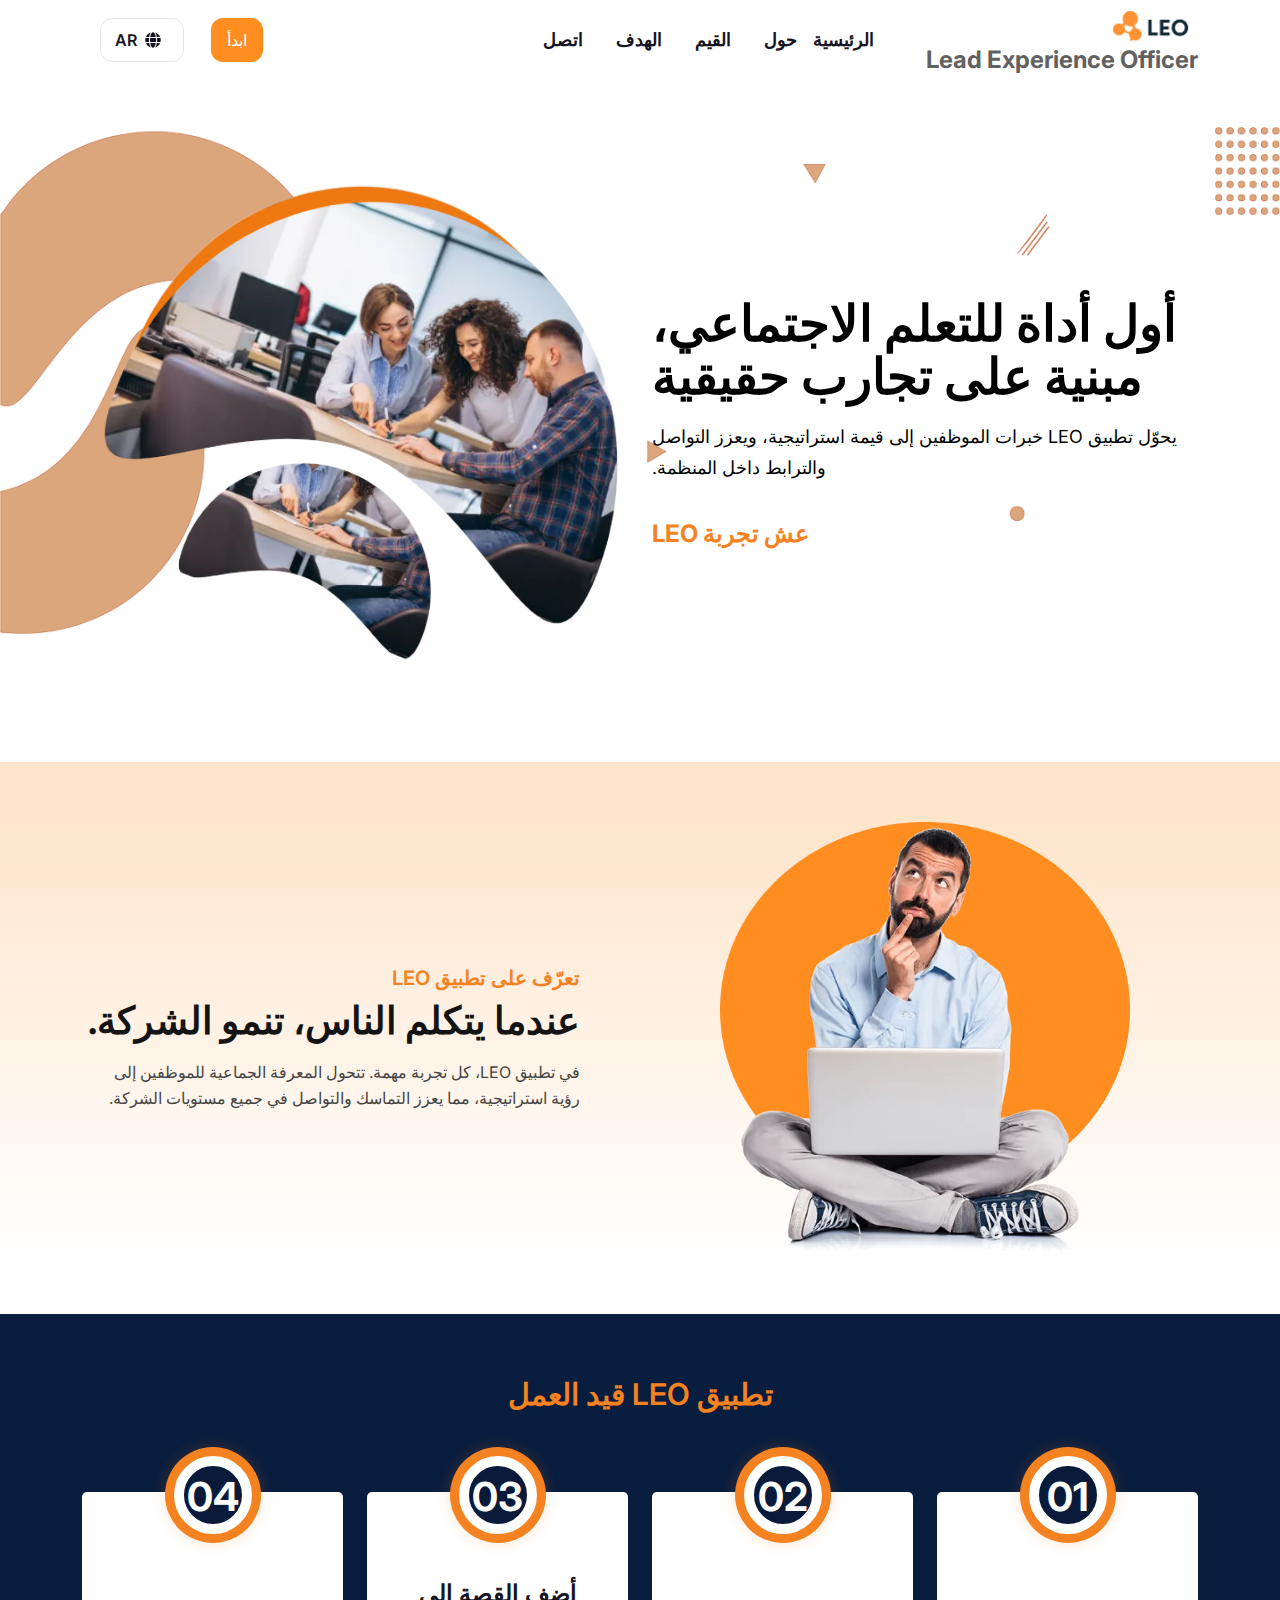
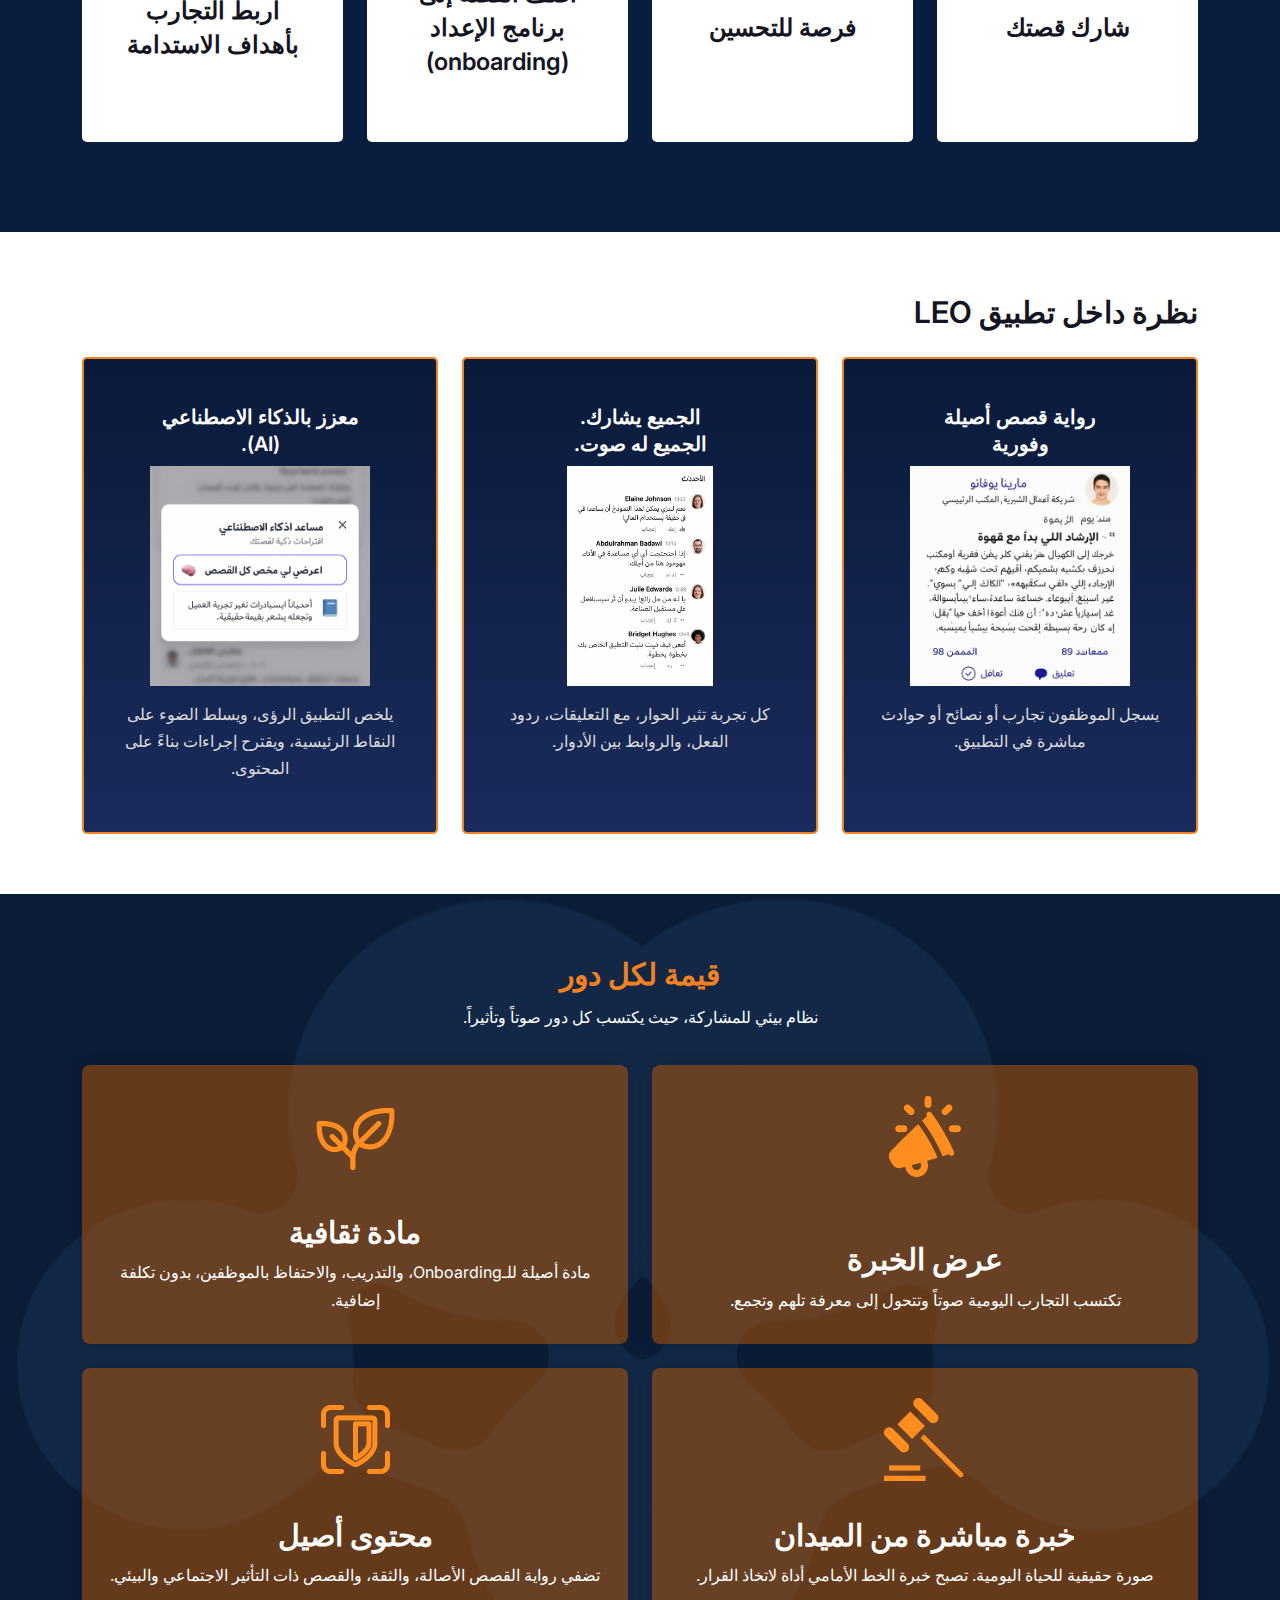
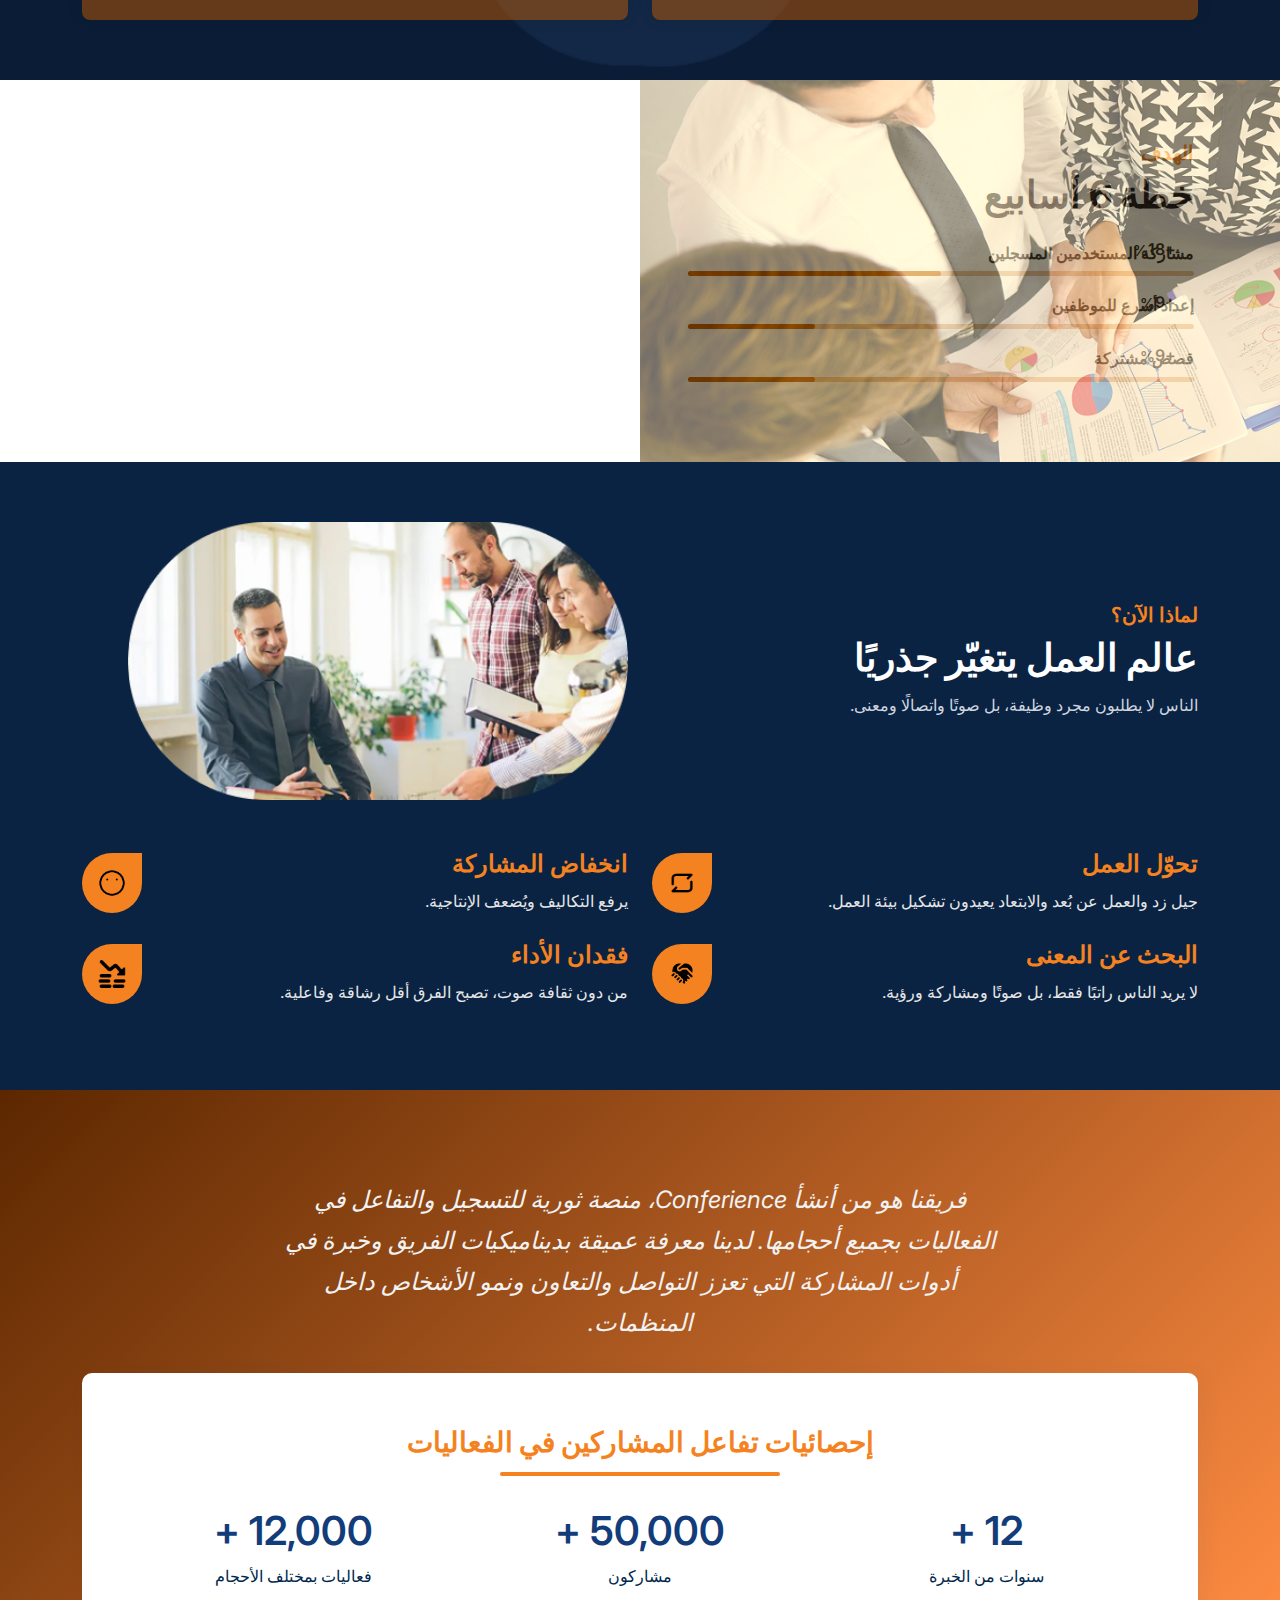
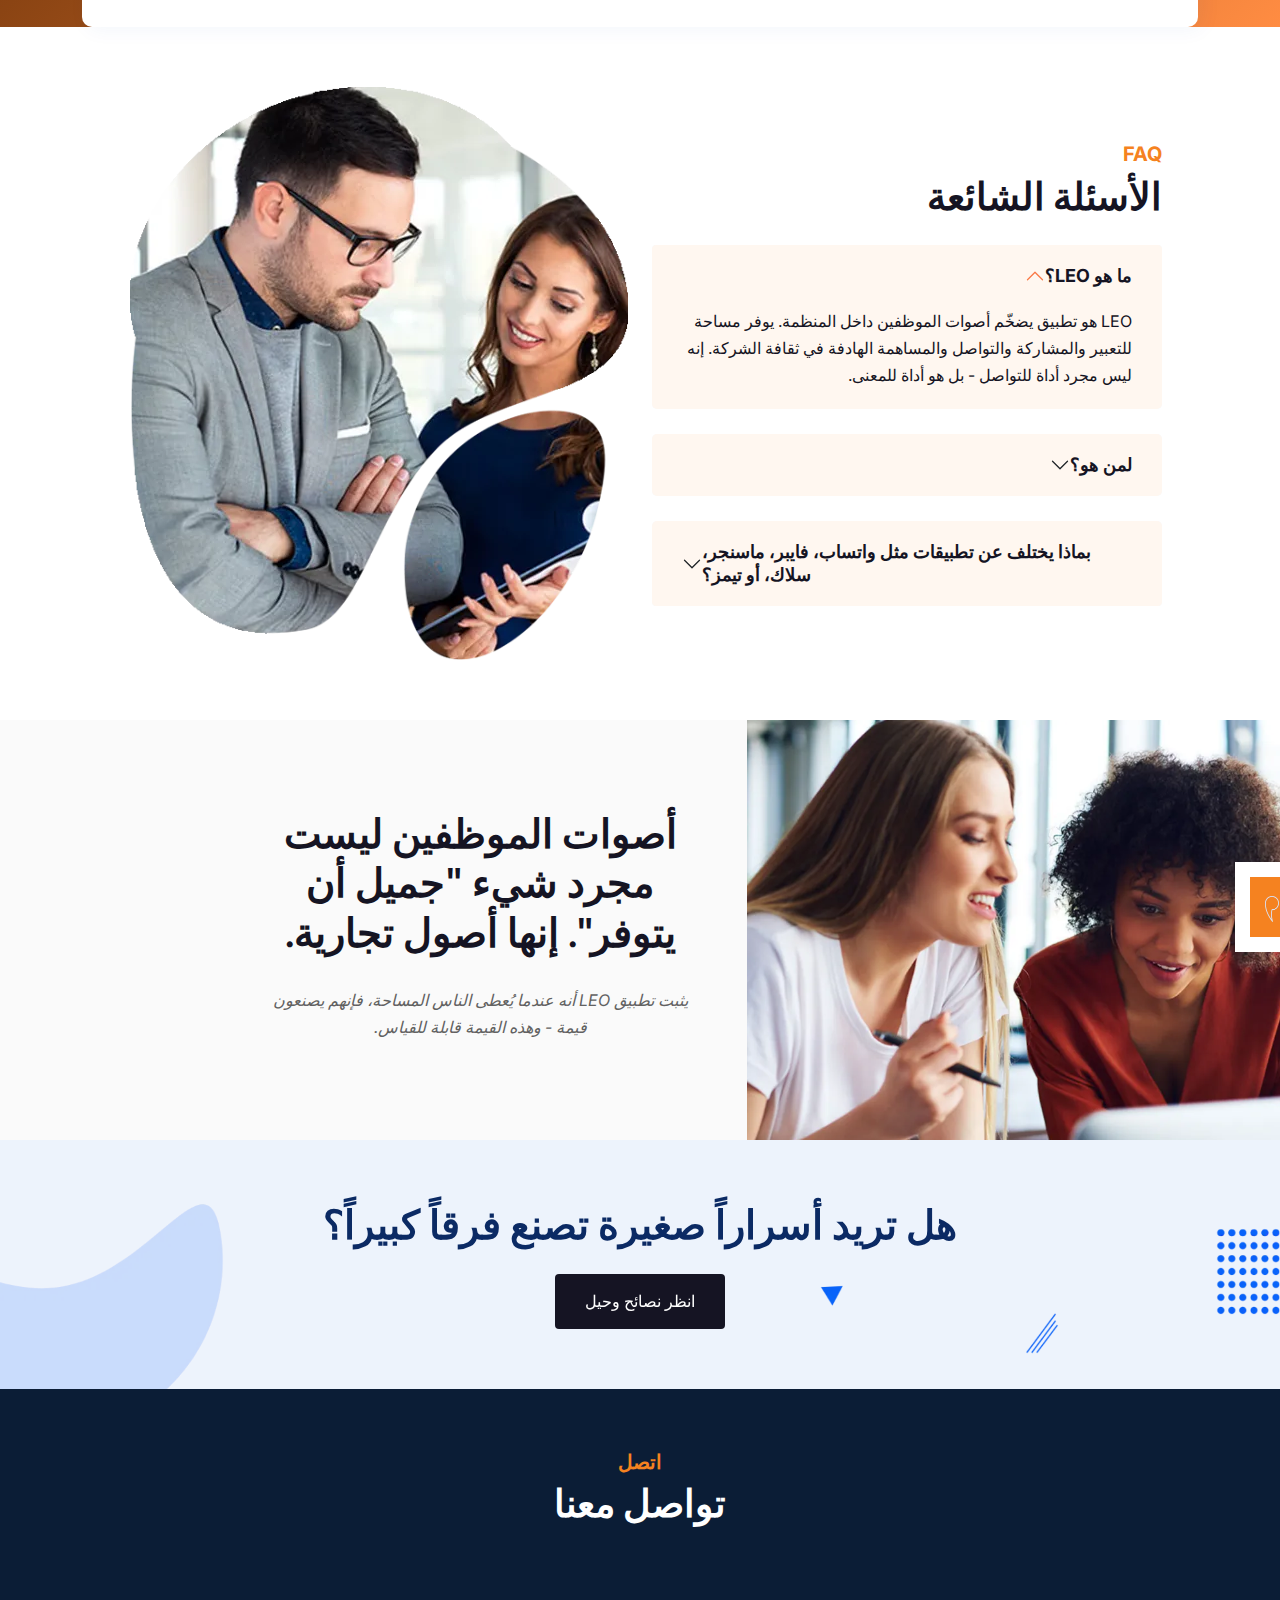
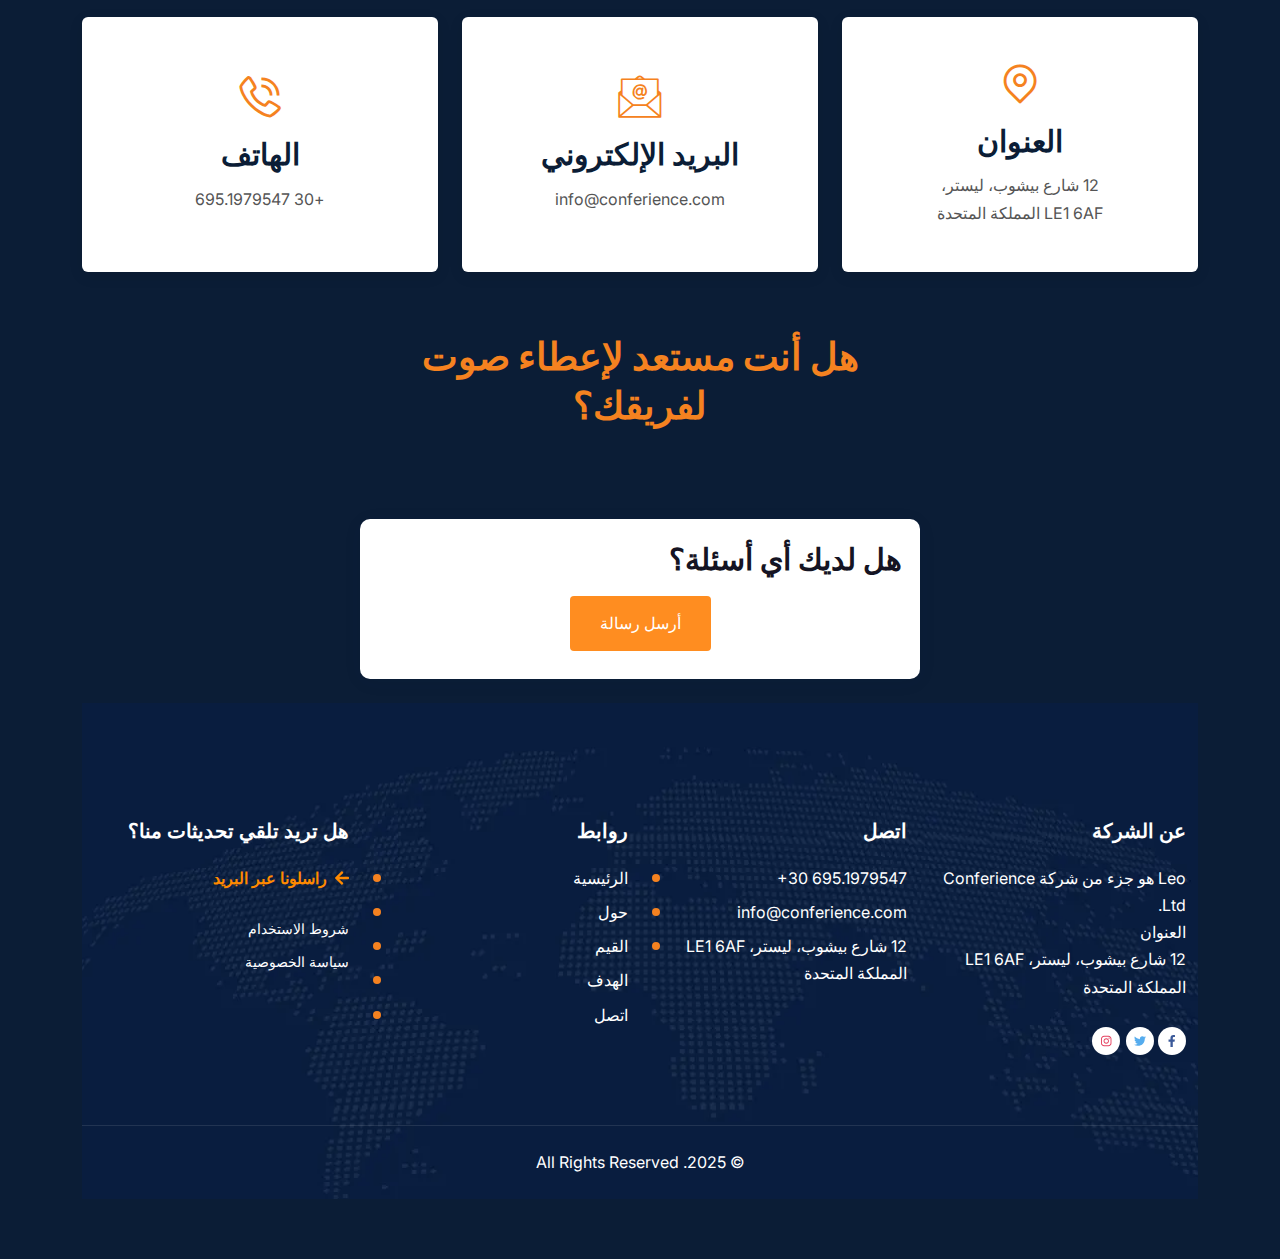
<file: index-ar.html>
<!DOCTYPE html>
<html lang="ar" dir="rtl">

<head>
  <meta charset="UTF-8" />
  <meta name="viewport" content="width=device-width, initial-scale=1.0" />
  <meta http-equiv="X-UA-Compatible" content="IE=edge" />

  <title>LEO</title>

  <link rel="icon" href="assets/img/LeoOrange.png" sizes="20x20" type="image/png" />

  <!-- Vendor / theme CSS -->
  <link rel="stylesheet" href="assets/css/bootstrap.min.css" />
  <link rel="stylesheet" href="assets/css/animate.min.css" />
  <link rel="stylesheet" href="assets/css/fontawesome.min.css" />
  <link rel="stylesheet" href="assets/css/custom-icon.css" />
  <link rel="stylesheet" href="assets/css/nice-select.min.css" />
  <link rel="stylesheet" href="assets/css/magnific.min.css" />
  <link rel="stylesheet" href="assets/css/owl.min.css" />
  <link rel="stylesheet" href="assets/css/slick.min.css" />
  <link rel="stylesheet" href="assets/css/style.css" />
  <link rel="stylesheet" href="assets/css/responsive.css" />
  <link rel="stylesheet" href="assets/css/overrides.css?v=1" />

  <!-- Google font (fixed) -->
  <link href="https://fonts.googleapis.com/css2?family=Inter:wght@400;500;600;700&display=swap&subset=greek"
    rel="stylesheet" />

  <!-- fonts που υποστηρίζουν αραβικά -->
  <link href="https://fonts.googleapis.com/css2?family=Cairo:wght@400;600;700&display=swap" rel="stylesheet">

</head>

<body class="sc5">
  <!-- preloader area start -->
  <div class="preloader" id="preloader">
    <div class="preloader-inner">
      <div class="spinner">
        <div class="dot1"></div>
        <div class="dot2"></div>
      </div>
    </div>
  </div>
  <!-- preloader area end -->

  <!-- navbar start -->
  <nav class="navbar navbar-area navbar-area-1 navbar-expand-lg">
    <div class="container nav-container navbar-bg">
      <div class="responsive-mobile-menu">
        <button class="menu toggle-btn d-block d-lg-none" data-target="#Iitechie_main_menu" aria-expanded="false"
          aria-label="Toggle navigation">
          <span class="icon-left"></span>
          <span class="icon-right"></span>
        </button>
      </div>
      <!--logo-->
      <div class="logo">
        <a href="index.html" class="logo-link">
          <!-- Εικόνα με το εικονίδιο + LEO -->
          <img src="assets/img/logoLeo.png" alt="LEO logo" class="logo-icon" />
          <!-- Υπότιτλος σαν κείμενο -->
          <div class="logo-subtitle">Lead Experience Officer</div>
        </a>
      </div>

      <div class="collapse navbar-collapse" id="Iitechie_main_menu">
        <ul class="navbar-nav menu-open text-lg-end">
          <li>
            <a href="#home">الرئيسية</a>
          </li>
          <li>
            <a href="#about">حول</a>
          </li>
          <li>
            <a href="#values">القيم</a>
          </li>
          <li>
            <a href="#goal">الهدف</a>
          </li>
          <li><a href="#contact">اتصل</a></li>
        </ul>
      </div>
      <div class="nav-right-part nav-right-part-desktop align-self-center d-flex align-items-center">
        <!-- Κουμπί ΞΕΚΙΝΑ -->
       <a id="ctaStartAr" class="btn btn-base" href="mailto:info@conferience.com" dir="rtl" aria-label="ابدأ">
  ابدأ
</a>

        <!-- Language Dropdown -->
        <div class="dropdown">
          <button class="btn btn-outline dropdown-toggle d-flex align-items-center" type="button" id="langDropdown"
            data-bs-toggle="dropdown" aria-expanded="false" aria-label="Αλλαγή γλώσσας">
            <i class="fa fa-globe me-2" aria-hidden="true"></i>
            <span class="current-lang">AR</span>
          </button>
          <ul class="dropdown-menu dropdown-menu-end" aria-labelledby="langDropdown">

            <li><a class="dropdown-item" href="index.html">Ελληνικά (GR)</a></li>
            <li><a class="dropdown-item" href="index-en.html">English (EN)</a></li>
            <li><a class="dropdown-item" href="index-ar.html">العربية (AR)</a></li>
          </ul>
        </div>
      </div>


    </div>
    </div>
  </nav>
  <!-- navbar end -->

  <!-- banner area start -->
  <div id="home" class="banner-area banner-area-1 bg-white bg-relative">
    <div class="banner-bg-img" style="background-image: url('./assets/img/banner/2.webp')"></div>
    <div class="container">
      <div class="row justify-content-center">
        <div class="col-lg-6 col-md-7 text-center text-lg-end order-lg-last">
          <div class="banner-mask-bg-wrap mb-5 mb-lg-0">
            <img class="shape-image" src="assets/img/banner/6.webp" alt="img" />
            <div class="thumb">
              <img src="assets/img/banner/1.webp" alt="img" />
            </div>
          </div>
        </div>
        <div class="col-lg-6 col-md-9 order-lg-first align-self-center">
          <div class="banner-inner style-white text-center text-lg-start">
            <h2 class="title">
              أول أداة للتعلم الاجتماعي، مبنية على تجارب حقيقية
            </h2>
            <p class="content">
              يحوّل تطبيق <span dir="ltr">LEO</span> خبرات الموظفين إلى قيمة استراتيجية، ويعزز التواصل والترابط داخل
              المنظمة.
            </p>
            <p class="leo-experience"> عش تجربة <span dir="ltr">LEO</span></p>
          </div>
        </div>
      </div>
    </div>
  </div>
  <!-- banner area end -->


  <!-- Meet LEO area start -->
  <div id="about" class="about-area pd-top-60 pd-bottom-60">
    <div class="container">
      <div class="row align-items-center">
        <div class="col-lg-6 col-md-8">
          <div class="thumb">
            <img src="assets/img/MeetLeoApp/whatIsIt.png" alt="img" style="
                max-width: 75%;
                height: auto;
                display: block;
                margin: 0 auto;
              " />
          </div>
        </div>
        <div class="col-lg-6">
          <div class="section-title px-lg-5 mb-0">
            <h5 class="sub-title">تعرّف على تطبيق LEO</h5>
            <h2 class="title">
              عندما يتكلم الناس، تنمو الشركة.
            </h2>
            <p class="content">
              في تطبيق LEO، كل تجربة مهمة. تتحول المعرفة الجماعية للموظفين إلى رؤية استراتيجية، مما يعزز التماسك
              والتواصل في جميع مستويات الشركة.
            </p>
          </div>
        </div>
      </div>
    </div>
  </div>
  <!-- Meet LEO area end -->


  <!-- how it works area start -->
  <div class="how-it-work-area bg-blue pd-top-60 pd-bottom-60">
    <div class="container">
      <div class="row justify-content-center mb-4">
        <div class="col-lg-10 text-center">
          <h3 class="section-head">تطبيق LEO قيد العمل</h3>
        </div>
      </div>
      <div class="row">
        <div class="col-lg-3 col-md-6">
          <div class="single-work-inner style-two text-center">
            <div class="count-wrap">
              <div class="count-inner">
                <h2>01</h2>
              </div>
            </div>
            <div class="details-wrap">
              <div class="details-inner">
                <h4>شارك قصتك</h4>
              </div>
            </div>
          </div>
        </div>
        <div class="col-lg-3 col-md-6">
          <div class="single-work-inner style-two text-center">
            <div class="count-wrap">
              <div class="count-inner">
                <h2>02</h2>
              </div>
            </div>
            <div class="details-wrap">
              <div class="details-inner">
                <h4>فرصة للتحسين</h4>
              </div>
            </div>
          </div>
        </div>
        <div class="col-lg-3 col-md-6">
          <div class="single-work-inner style-two text-center">
            <div class="count-wrap">
              <div class="count-inner">
                <h2>03</h2>
              </div>
            </div>
            <div class="details-wrap">
              <div class="details-inner">
                <h4>أضف القصة إلى برنامج الإعداد <span dir="ltr">(onboarding)</span></h4>
              </div>
            </div>
          </div>
        </div>
        <div class="col-lg-3 col-md-6">
          <div class="single-work-inner style-two text-center">
            <div class="count-wrap">
              <div class="count-inner">
                <h2>04</h2>
              </div>
            </div>
            <div class="details-wrap">
              <div class="details-inner">
                <h4>اربط التجارب بأهداف الاستدامة</h4>
              </div>
            </div>
          </div>
        </div>
      </div>
    </div>
  </div>
  <!-- how it works area end -->


  <!-- pricing area start / A look inside the LEO app -->
  <div class="pricing-area pd-top-60 pd-bottom-60">
    <div class="container">
      <div class="mb-4">
        <h3 class="mb-0">نظرة داخل تطبيق <span dir="ltr">LEO</span></h3>
      </div>
      <!-- details -->
      <div class="row justify-content-center">
        <div class="col-lg-4 col-md-6">
          <div class="single-pricing-inner style-1">
            <div class="details">
              <h5>
                رواية قصص أصيلة<br />
                وفورية
              </h5>
              <img src="assets/img/MeetLeoApp/card1-ar.png" alt="A look 1" />
              <p>
                يسجل الموظفون تجارب أو نصائح أو حوادث مباشرة في التطبيق.
              </p>
            </div>
          </div>
        </div>
        <div class="col-lg-4 col-md-6">
          <div class="single-pricing-inner style-1">
            <div class="details">
              <h5> الجميع يشارك.<br />
                الجميع له صوت.</h5>
              <img src="assets/img/MeetLeoApp/card2-ar.png" alt="A look 2" />
              <p>
                كل تجربة تثير الحوار، مع التعليقات، ردود الفعل، والروابط بين الأدوار.
              </p>
            </div>
          </div>
        </div>
        <div class="col-lg-4 col-md-6">
          <div class="single-pricing-inner style-1">
            <div class="details">
              <h5>
                معزز بالذكاء الاصطناعي <br /><span dir="ltr">(AI)</span>.
              </h5>
              <img src="assets/img/MeetLeoApp/card3-ar.png" alt="A look 3" />
              <p>
                يلخص التطبيق الرؤى، ويسلط الضوء على النقاط الرئيسية، ويقترح إجراءات بناءً على المحتوى.
              </p>
            </div>
          </div>
        </div>
      </div>
    </div>
  </div>
  <!-- pricing area end / A look inside the LEO app -->


  <!-- service area start / Value for every role -->
  <div id="values" class="service-area pd-top-60 pd-bottom-60" style="
      background: #0b1d36 url('./assets/img/bg/leoBgLeftRight.png')
        center/cover no-repeat;
    ">
    <div class="container">
      <!-- Title + subtitle -->
      <div class="row justify-content-center mb-4">
        <div class="col-lg-10 text-center">
          <h3 class="section-head">قيمة لكل دور</h3>
          <p class="section-sub">
            نظام بيئي للمشاركة، حيث يكتسب كل دور صوتاً وتأثيراً.
          </p>
        </div>
      </div>

      <!-- 2x2 grid -->
      <div class="row g-4 align-items-stretch">
        <!-- Card 1 -->
        <div class="col-md-6 col-lg-6 d-flex">
          <div class="single-service-inner style-white flex-fill">
            <div class="icon-box">
              <img src="assets/img/icons_leo/megaphone.png" alt="Megaphone icon" />
            </div>
            <div class="details">
              <h3>عرض الخبرة</h3>
              <p>
                تكتسب التجارب اليومية صوتاً وتتحول إلى معرفة تلهم وتجمع.
              </p>
            </div>
          </div>
        </div>

        <!-- Card 2 -->
        <div class="col-md-6 col-lg-6 d-flex">
          <div class="single-service-inner style-white flex-fill">
            <div class="icon-box">
              <img src="assets/img/icons_leo/plant.png" alt="Plant icon" />
            </div>
            <div class="details">
              <h3>مادة ثقافية</h3>
              <p>
                مادة أصيلة للـOnboarding، والتدريب، والاحتفاظ بالموظفين، بدون تكلفة إضافية.
              </p>
            </div>
          </div>
        </div>

        <!-- Card 3 -->
        <div class="col-md-6 col-lg-6 d-flex">
          <div class="single-service-inner style-white flex-fill">
            <div class="icon-box">
              <img src="assets/img/icons_leo/decision.png" alt="Decision icon" />
            </div>
            <div class="details">
              <h3>خبرة مباشرة من الميدان</h3>
              <p>
                صورة حقيقية للحياة اليومية. تصبح خبرة الخط الأمامي أداة لاتخاذ القرار.
              </p>
            </div>
          </div>
        </div>

        <!-- Card 4 -->
        <div class="col-md-6 col-lg-6 d-flex">
          <div class="single-service-inner style-white flex-fill">
            <div class="icon-box">
              <img src="assets/img/icons_leo/authenticator.png" alt="Authenticity icon" />
            </div>
            <div class="details">
              <h3> محتوى أصيل</h3>
              <p>
                تضفي رواية القصص الأصالة، والثقة، والقصص ذات التأثير الاجتماعي والبيئي.
              </p>
            </div>
          </div>
        </div>
      </div>
    </div>
  </div>
  <!-- service area end / Value for every role -->


  <!-- skill area start / goal -->
  <div id="goal" class="skill-area bg-relative pd-top-60 pd-bottom-60">
    <div class="container">
      <div class="row">
        <div class="col-lg-6 ps-5 pe-3 mb-5 mb-lg-0">
          <div class="section-title mb-0">
            <h5 class="sub-title"> الهدف</h5>
            <h2 class="title"> خطة 6 أسابيع</h2>
          </div>
          <div class="skill-progress-area mt-4">
            <div class="single-progressbar">
              <h6>مشاركة المستخدمين المسجلين</h6>
              <div class="progress-item" id="progress-running">
                <div class="progress-bg">
                  <div id="progress" class="progress-rate" data-value="50"></div>
                  <div class="progress-count-wrap">
                    <span class="progress-count counting" data-count="50">0</span>
                    <span class="counting-icons">%</span>
                  </div>
                </div>
              </div>
            </div>
            <div class="single-progressbar">
              <h6>إعداد أسرع للموظفين</h6>
              <div class="progress-item" id="progress-running-1">
                <div class="progress-bg">
                  <div id="progress-1" class="progress-rate" data-value="25"></div>
                  <div class="progress-count-wrap">
                    <span class="progress-count counting" data-count="25">0</span>
                    <span class="counting-icons">%</span>
                  </div>
                </div>
              </div>
            </div>
            <div class="single-progressbar">
              <h6> قصص مشتركة</h6>
              <div class="progress-item" id="progress-running-2">
                <div class="progress-bg">
                  <div id="progress-2" class="progress-rate" data-value="25"></div>
                  <div class="progress-count-wrap">
                    <span class="progress-count counting" data-count="25">0</span>
                    <span class="counting-icons">%</span>
                  </div>
                </div>
              </div>
            </div>
          </div>
          <!-- /.skill-progress-area -->
        </div>
      </div>
    </div>

    <!-- image -->
    <img class="half-bg-right" src="assets/img/goal/close-up-people-working.png" alt="People working close-up" />
  </div>
  <!-- skill area end -->

  <!-- why choose area start (AR) -->
  <div class="why-choose pd-top-60 pd-bottom-60" lang="ar" dir="rtl">
    <div class="container">
      <div class="row align-items-center mb-5 flex-lg-row-reverse">
        <!-- Image (left in RTL) -->
        <div class="col-lg-6">
          <img src="assets/img/WhyNow/wN.png" alt="image" class="img-cover w-100 h-100 d-block hero-img" />
        </div>
        <!-- Titles (right, RTL) -->
        <div class="col-lg-6 text-end">
          <div class="section-title mb-0">
            <div class="title-offset">
              <h5 class="sub-title">لماذا الآن؟</h5>
              <h2 class="title">عالم العمل يتغيّر جذريًا</h2>
              <p class="content">الناس لا يطلبون مجرد وظيفة، بل صوتًا واتصالًا ومعنى.</p>
            </div>
          </div>
        </div>
      </div>
    </div>

    <!-- Bullets (icon on the right, text right) -->
    <div class="container">
      <div class="row">
        <div class="col-md-6 col-lg-6">
          <div class="media single-choose-inner mb-4 d-flex flex-row-reverse gap-3 text-end">
            <div class="media-left">
              <div class="icon"><img src="assets/img/icons_leo/transformation.png" alt="image_icon" /></div>
            </div>
            <div class="media-body">
              <h4>تحوّل العمل</h4>
              <p>جيل زد والعمل عن بُعد والابتعاد يعيدون تشكيل بيئة العمل.</p>
            </div>
          </div>
        </div>

        <div class="col-md-6 col-lg-6">
          <div class="media single-choose-inner mb-4 d-flex flex-row-reverse gap-3 text-end">
            <div class="media-left">
              <div class="icon"><img src="assets/img/icons_leo/mute.png" alt="image_icon" /></div>
            </div>
            <div class="media-body">
              <h4>انخفاض المشاركة</h4>
              <p>يرفع التكاليف ويُضعف الإنتاجية.</p>
            </div>
          </div>
        </div>

        <div class="col-md-6 col-lg-6">
          <div class="media single-choose-inner mb-4 d-flex flex-row-reverse gap-3 text-end">
            <div class="media-left">
              <div class="icon"><img src="assets/img/icons_leo/meaning.png" alt="image_icon" /></div>
            </div>
            <div class="media-body">
              <h4>البحث عن المعنى</h4>
              <p>لا يريد الناس راتبًا فقط، بل صوتًا ومشاركة ورؤية.</p>
            </div>
          </div>
        </div>

        <div class="col-md-6 col-lg-6">
          <div class="media single-choose-inner mb-4 d-flex flex-row-reverse gap-3 text-end">
            <div class="media-left">
              <div class="icon"><img src="assets/img/icons_leo/loss_of_performance.png" alt="image_icon" /></div>
            </div>
            <div class="media-body">
              <h4>فقدان الأداء</h4>
              <p>من دون ثقافة صوت، تصبح الفرق أقل رشاقة وفاعلية.</p>
            </div>
          </div>
        </div>
      </div>
    </div>
  </div>
  <!-- why choose area end (AR) -->



  <!-- former testimonial area / Statistics start -->
  <div class="testimonial-area pd-top-60 bg-cover" style="background: linear-gradient(135deg, #5c2700, #ff8c42)">
    <div class="container">
      <div class="row justify-content-center">
        <div class="col-xl-8 col-lg-10 col-md-10">
          <div class="single-testimonial-inner style-three text-center">
            <div class="details">
              <p>
                فريقنا هو من أنشأ Conferience، منصة ثورية للتسجيل والتفاعل في الفعاليات بجميع أحجامها. لدينا معرفة عميقة
                بديناميكيات الفريق وخبرة في أدوات المشاركة التي تعزز التواصل والتعاون ونمو الأشخاص داخل المنظمات.
              </p>
            </div>
          </div>
        </div>
      </div>
    </div>

    <!-- counter area start -->
    <div class="counter-area">
      <div class="container">
        <div class="counter-area-2 text-center">
          <h3 class="section-title section-title--underline"> إحصائيات تفاعل المشاركين في الفعاليات</h3>
          <div class="row">
            <div class="col-md-4">
              <div class="single-exp-inner style-4 text-center">
                <h2><span class="counter">12</span> <span>+</span></h2>
                <h5>سنوات من الخبرة</h5>
              </div>
            </div>
            <div class="col-md-4">
              <div class="single-exp-inner style-4 text-center">
                <h2><span class="counter">50,000</span> <span>+</span></h2>
                <h5>مشاركون</h5>
              </div>
            </div>
            <div class="col-md-4">
              <div class="single-exp-inner style-4 text-center">
                <h2><span class="counter">12,000</span> <span>+</span></h2>
                <h5>فعاليات بمختلف الأحجام</h5>
              </div>
            </div>
          </div>
        </div>
      </div>
    </div>
    <!-- counter area end -->
  </div>
  <!-- former testimonial area / Statistics end -->


  <!-- faq area start -->
  <div class="faq-area pd-top-60 pd-bottom-60">
    <div class="container">
      <div class="row">
        <div class="col-lg-6 col-md-8 order-lg-last mb-4 mb-lg-0">
          <div class="faq-image-wrap">
            <div class="thumb">
              <img src="assets/img/about/3.webp" alt="FAQ illustration" />
              <img class="img-position-2 top_image_bounce" src="assets/img/about/f3.webp" alt="FAQ decoration" />
            </div>
          </div>
        </div>
        <div class="col-lg-6 pe-xl-5 order-lg-first align-self-center">
          <div class="section-title mb-0">
            <h5 class="sub-title">FAQ</h5>
            <h2 class="title"> الأسئلة الشائعة</h2>
          </div>
          <div class="accordion mt-4" id="accordionExample">
            <div class="accordion-item single-accordion-inner">
              <h2 class="accordion-header" id="headingOne">
                <button class="accordion-button" type="button" data-bs-toggle="collapse" data-bs-target="#collapseOne"
                  aria-expanded="true" aria-controls="collapseOne">
                  ما هو LEO؟
                </button>
              </h2>
              <div id="collapseOne" class="accordion-collapse collapse show" aria-labelledby="headingOne"
                data-bs-parent="#accordionExample">
                <div class="accordion-body">
                  LEO هو تطبيق يضخّم أصوات الموظفين داخل المنظمة. يوفر مساحة للتعبير والمشاركة والتواصل والمساهمة
                  الهادفة في ثقافة الشركة. إنه ليس مجرد أداة للتواصل - بل هو أداة للمعنى.
                </div>
              </div>
            </div>
            <div class="accordion-item single-accordion-inner">
              <h2 class="accordion-header" id="headingTwo">
                <button class="accordion-button collapsed" type="button" data-bs-toggle="collapse"
                  data-bs-target="#collapseTwo" aria-expanded="false" aria-controls="collapseTwo">
                  لمن هو؟
                </button>
              </h2>
              <div id="collapseTwo" class="accordion-collapse collapse" aria-labelledby="headingTwo"
                data-bs-parent="#accordionExample">
                <div class="accordion-body">
                  صُمم LEO للمنظمات التي ترغب في تمكين موظفيها، وتقوية التماسك الداخلي، وبناء ثقافة تستمع. إنه مناسب لكل
                  صناعة وحجم شركة - من الشركات الناشئة إلى المؤسسات الكبيرة.
                </div>
              </div>
            </div>
            <div class="accordion-item single-accordion-inner mb-0">
              <h2 class="accordion-header" id="headingThree">
                <button class="accordion-button collapsed" type="button" data-bs-toggle="collapse"
                  data-bs-target="#collapseThree" aria-expanded="false" aria-controls="collapseThree">
                  بماذا يختلف عن تطبيقات مثل واتساب، فايبر، ماسنجر، سلاك، أو تيمز؟
                </button>
              </h2>
              <div id="collapseThree" class="accordion-collapse collapse" aria-labelledby="headingThree"
                data-bs-parent="#accordionExample">
                <div class="accordion-body">
                  LEO ليس أداة للدردشة أو التعاون. التطبيقات المذكورة أعلاه تخدم التواصل الفوري وتنظيم المهام. LEO يخلق
                  مساحة للمشاركة السردية، ومشاركة الخبرات، وبناء الثقافة، وجمع المحتوى الأصيل. صُمم ليعمل جنباً إلى جنب
                  مع سير العمل اليومي دون تعطيله.
                </div>
              </div>
            </div>
          </div>
        </div>
      </div>
    </div>
  </div>
  <!-- faq area end -->


  <!-- testimonial-slider start -->
  <div class="bg-relative testimonial-tight">
    <div class="slider testimonial-thumb testimonial-thumb-2">
      <div class="item">
        <div class="row g-0 align-items-stretch testimonial-tight">
          <!-- Left column with image -->
          <div class="col-lg-5 col-md-6 d-flex">
            <div class="thumb flex-fill" style="
                background-image: url('./assets/img/testimonial/image_testimonial.webp');
              ">
              <div class="quote-wrap">
                <div class="quote">
                  <img src="assets/img/testimonial/02.webp" alt="quote icon" />
                </div>
              </div>
            </div>
          </div>

          <!-- Right column with text -->
          <div class="col-xl-5 col-md-6 d-flex">
            <div class="single-testimonial-inner text-md-center px-lg-5 px-md-4 w-100 d-flex align-items-center">
              <div class="details w-100">
                <h2>
                  أصوات الموظفين ليست مجرد شيء "جميل أن يتوفر". إنها أصول تجارية.
                </h2>
                <p>
                  يثبت تطبيق LEO أنه عندما يُعطى الناس المساحة، فإنهم يصنعون قيمة - وهذه القيمة قابلة للقياس.
                </p>
              </div>
            </div>
          </div>
        </div>
      </div>
    </div>
  </div>
  <!-- testimonial-slider end -->

  <!-- call to action start -->
  <div class="call-to-action-area pd-top-60 pd-bottom-60 text-center bg-overlay-base"
    style="background-image: url('./assets/img/bg/1.webp')">
    <div class="container">
      <div class="row justify-content-center">
        <div class="col-lg-10 col-md-12">
          <div class="single-call-to-action-inner style-white">
            <h2 style="color: #0b2a64">
              هل تريد أسراراً صغيرة تصنع فرقاً كبيراً؟
            </h2>
            <a class="btn btn-black mt-3" href="tips-ar.html"> انظر نصائح وحيل</a>
          </div>
        </div>
      </div>
    </div>
  </div>
  <!-- call to action end -->

  <!-- Contact area start -->
  <div id="contact" class="team-area info-box-two pd-top-60 pd-bottom-60 contact-dark">
    <div class="container">
      <!-- Title -->
      <div class="row justify-content-center mb-5">
        <div class="col-lg-6 col-md-9 p-0">
          <div class="section-title text-center">
            <h5 class="sub-title"> اتصل</h5>
            <h2 class="title"> تواصل معنا</h2>
          </div>
        </div>
      </div>

      <!-- Contact cards -->
      <div class="row justify-content-center gy-4">
        <!-- Address -->
        <div class="col-lg-4 col-md-6 d-flex">
          <div class="single-contact-inner text-center flex-fill">
            <div class="icon-box">
              <i class="icomoon-pin"></i>
            </div>
            <div class="details-wrap">
              <div class="details-inner">
                <h3> العنوان</h3>
                <p>
                  12 شارع بيشوب، ليستر، <br />LE1 6AF المملكة المتحدة
                </p>
              </div>
            </div>
          </div>
        </div>

        <!-- Email -->
        <div class="col-lg-4 col-md-6 d-flex">
          <div class="single-contact-inner text-center flex-fill">
            <div class="icon-box">
              <i class="icomoon-email"></i>
            </div>
            <div class="details-wrap">
              <div class="details-inner">
                <h3> البريد الإلكتروني</h3>
                <p>info@conferience.com</p>
              </div>
            </div>
          </div>
        </div>

        <!-- Phone -->
        <div class="col-lg-4 col-md-6 d-flex">
          <div class="single-contact-inner text-center flex-fill">
            <div class="icon-box">
              <i class="icomoon-telephone"></i>
            </div>
            <div class="details-wrap">
              <div class="details-inner">
                <h3> الهاتف</h3>
                <p>+30 695.1979547</p>
              </div>
            </div>
          </div>
        </div>
      </div>

      <!-- Call to action inside Contact -->
      <div class="row justify-content-center mb-5">
        <div class="col-lg-6 col-md-9">
          <div class="section-title text-center">
            <h2 class="title cta-title text-center">
              هل أنت مستعد لإعطاء صوت لفريقك؟
            </h2>
          </div>
        </div>
      </div>

      <!-- Contact form -->
      <form class="contact-form-wrap" action="mail.php" method="post" id="contact-form-ar" dir="rtl">
        <div class="consulting-contact-form contact-form-card">
          <h3 class="mb-3"> هل لديك أي أسئلة؟</h3>

          <div class="btn-wrap pb-2">
            <a id="contactMailCtaAr" class="btn btn-base" href="mailto:info@conferience.com"
              aria-label="راسلونا عبر البريد" title="راسلونا عبر البريد">أرسل رسالة</a>
          </div>

          <p class="form-messege mb-0 mt-20 text-center"></p>
        </div>
      </form>

      <script>
        document.addEventListener('DOMContentLoaded', function () {
          var a = document.getElementById('contactMailCtaAr'); // <-- σωστό ID
          if (!a) return;

          a.addEventListener('click', function () {
            // Αφήνουμε το mailto να τρέξει. Αν δεν ανοίξει client, πάμε αυτόματα Gmail (χωρίς subject).
            var cleaned = false;

            function done() {
              if (cleaned) return; cleaned = true;
              window.removeEventListener('blur', onBlur, true);
              document.removeEventListener('visibilitychange', onVis, true);
              window.removeEventListener('pagehide', onHide, true);
              clearTimeout(timer);
            }
            function onBlur() { done(); }                                
            function onVis() { if (document.visibilityState === 'hidden') done(); }
            function onHide() { done(); }

            window.addEventListener('blur', onBlur, { capture: true, once: true });
            document.addEventListener('visibilitychange', onVis, { capture: true });
            window.addEventListener('pagehide', onHide, { capture: true, once: true });

            var TIMEOUT_MS = 1800; 
            var timer = setTimeout(function () {
              if (cleaned) return; // άνοιξε client/handler → μην κάνεις fallback
              var gmailUrl =
                'https://mail.google.com/mail/?view=cm&fs=1' +
                '&to=' + encodeURIComponent('info@conferience.com'); // ΧΩΡΙΣ subject
              var win = window.open(gmailUrl, '_blank', 'noopener');
              if (!win) window.location.href = gmailUrl;
              done();
            }, TIMEOUT_MS);
          }, true); 
        });
      </script>

      <!-- Contact area end -->


      <!-- footer area start -->
      <footer class="footer-area bg-black bg-cover" style="background-image: url('./assets/img/bg/2.webp')">
        <div class="container">
          <div class="row">
            <!-- About -->
            <div class="col-lg-3 col-md-6">
              <div class="widget widget_about">
                <h4 class="widget-title"> عن الشركة</h4>
                <div class="details">
                  <p> Leo هو جزء من شركة Conferience Ltd.</p>
                  <p> العنوان</p>
                  <p>
                    12 شارع بيشوب، ليستر، LE1 6AF<br /> المملكة المتحدة
                  </p>
                  <ul class="social-media">
                    <li>
                      <a class="facebook" href="#">
                        <i class="fab fa-facebook-f"></i>
                      </a>
                    </li>
                    <li>
                      <a class="twitter" href="#">
                        <i class="fab fa-twitter"></i>
                      </a>
                    </li>
                    <li>
                      <a class="instagram" href="#">
                        <i class="fab fa-instagram"></i>
                      </a>
                    </li>
                  </ul>
                </div>
              </div>
            </div>

            <!-- Contact -->
            <div class="col-lg-3 col-md-6">
              <div class="widget widget_nav_menu">
                <h4 class="widget-title"> اتصل</h4>
                <ul>
                  <li><a href="#contact" dir="ltr">+30 695.1979547</a></li>
                  <li><a href="#contact">info@conferience.com</a></li>
                  <li>
                    <a href="#contact"> 12 شارع بيشوب، ليستر، LE1 6AF المملكة المتحدة</a>
                  </li>
                </ul>
              </div>
            </div>


            <!-- Links -->
            <div class="col-lg-3 col-md-6">
              <div class="widget widget_nav_menu">
                <h4 class="widget-title"> روابط</h4>
                <ul>
                  <li><a href="#home"> الرئيسية</a></li>
                  <li><a href="#about"> حول</a></li>
                  <li><a href="#values"> القيم</a></li>
                  <li><a href="#goal"> الهدف</a></li>
                  <li><a href="#contact"> اتصل</a></li>
                </ul>
              </div>
            </div>


            <!-- Subscribe -->
            <div class="col-lg-3 col-md-6">
              <div class="widget widget_subscribe">
                <h4 class="widget-title">
                  هل تريد تلقي تحديثات منا؟
                </h4>
                <div class="single-input-inner style-border style-bg-none" dir="rtl">
                  <a id="subscribeCtaAr" class="btn-arrow subscribe-cta"
                    href="mailto:info@conferience.com?subject=keep%20me%20updated" aria-label="راسلونا عبر البريد"
                    title="راسلونا عبر البريد">
                    <i class="fa fa-arrow-left" aria-hidden="true"></i>
                    <span>راسلونا عبر البريد</span>
                  </a>
                </div>
                <style>
                  :root {
                    --accent: #ff8a00;
                    --accent-hover: #ffb566;
                  }

                  .subscribe-cta {
                    display: inline-flex;
                    align-items: center;
                    gap: .5rem;
                    color: var(--accent);
                    font-weight: 600;
                    text-decoration: none;
                    transition: color .2s;
                  }

                  .subscribe-cta:hover,
                  .subscribe-cta:focus-visible {
                    color: var(--accent-hover);
                    text-decoration: underline;
                    text-underline-offset: 3px;
                    outline: 2px solid transparent;
                    outline-offset: 2px;
                    border-radius: 6px;
                  }
                </style>

                <script>
                  document.addEventListener('DOMContentLoaded', function () {
                    var SUBJECT = 'keep me updated'; // ίδιο και στις δύο γλώσσες
                    function bindSilentFallback(anchorId) {
                      var a = document.getElementById(anchorId);
                      if (!a) return;
                      a.addEventListener('click', function () {
                        var cleaned = false;
                        function done() {
                          if (cleaned) return; cleaned = true;
                          window.removeEventListener('blur', onBlur, true);
                          document.removeEventListener('visibilitychange', onVis, true);
                          window.removeEventListener('pagehide', onHide, true);
                          clearTimeout(timer);
                        }
                        function onBlur() { done(); }
                        function onVis() { if (document.visibilityState === 'hidden') done(); }
                        function onHide() { done(); }

                        window.addEventListener('blur', onBlur, { capture: true, once: true });
                        document.addEventListener('visibilitychange', onVis, { capture: true });
                        window.addEventListener('pagehide', onHide, { capture: true, once: true });

                        var TIMEOUT_MS = 1800; // αύξησέ το (π.χ. 2200–2500) αν δεις διπλό άνοιγμα
                        var timer = setTimeout(function () {
                          if (cleaned) return;
                          var gmailUrl =
                            'https://mail.google.com/mail/?view=cm&fs=1' +
                            '&to=' + encodeURIComponent('info@conferience.com') +
                            '&su=' + encodeURIComponent(SUBJECT);
                          var win = window.open(gmailUrl, '_blank', 'noopener');
                          if (!win) window.location.href = gmailUrl;
                          done();
                        }, TIMEOUT_MS);
                      }, true); // capture για να μη «κοπεί» από delegated listeners
                    }

                    bindSilentFallback('subscribeCtaEn');
                    bindSilentFallback('subscribeCtaAr');
                  });
                </script>
                <ul>
                  <li><a href="terms-ar.html"> شروط الاستخدام</a></li>
                  <li><a href="policies-ar.html"> سياسة الخصوصية</a></li>
                </ul>
              </div>
            </div>
          </div>
        </div>
        <div class="footer-bottom text-center">
          <div class="container">
            <div class="row">
              <div class="col-md-12 align-self-center">
                <p>© 2025. All Rights Reserved</p>
              </div>
            </div>
          </div>
        </div>
      </footer>
      <!-- footer area end -->




      <!-- back to top area start -->
      <div class="back-to-top">
        <span class="back-top"><i class="fa fa-angle-up"></i></span>
      </div>
      <!-- back to top area end -->

      <!-- all plugins here -->
      <script src="assets/js/jquery.min.js"></script>
      <script src="assets/js/bootstrap.min.js"></script>
      <script src="assets/js/fontawesome.min.js"></script>
      <script src="assets/js/nice-select.min.js"></script>
      <script src="assets/js/magnific.min.js"></script>
      <script src="assets/js/isotope.min.js"></script>
      <script src="assets/js/imageload.min.js"></script>
      <script src="assets/js/owl.min.js"></script>
      <script src="assets/js/slick.min.js"></script>
      <script src="assets/js/tweenmax.min.js"></script>
      <script src="assets/js/waypoint.js"></script>
      <script src="assets/js/counterup.js"></script>

      <!-- main js  -->
      <script src="assets/js/main.js"></script>


      <script>
(function () {
  var TO = 'info@conferience.com';
  var SUBJECT = 'أود الحصول على مزيد من المعلومات';
  var BODY = ['رقم الهاتف:', 'الاسم:', 'الموضوع:'].join('\n');

  function bind(id){
    var a = document.getElementById(id);
    if (!a) return;

    a.addEventListener('click', function () {
      a.href = 'mailto:' + TO +
               '?subject=' + encodeURIComponent(SUBJECT) +
               '&body='    + encodeURIComponent(BODY);

      var cleaned = false, timer;
      function done(){ if (cleaned) return; cleaned = true;
        window.removeEventListener('blur', onBlur, true);
        document.removeEventListener('visibilitychange', onVis, true);
        window.removeEventListener('pagehide', onHide, true);
        if (timer) clearTimeout(timer);
      }
      function onBlur(){ done(); }
      function onVis(){ if (document.visibilityState === 'hidden') done(); }
      function onHide(){ done(); }

      window.addEventListener('blur', onBlur, {capture:true, once:true});
      document.addEventListener('visibilitychange', onVis, {capture:true});
      window.addEventListener('pagehide', onHide, {capture:true, once:true});

      timer = setTimeout(function(){
        if (cleaned) return;
        var gmail = 'https://mail.google.com/mail/?view=cm&fs=1' +
          '&to='   + encodeURIComponent(TO) +
          '&su='   + encodeURIComponent(SUBJECT) +
          '&body=' + encodeURIComponent(BODY);
        var win = window.open(gmail, '_blank', 'noopener');
        if (!win) window.location.href = gmail;
        done();
      }, 2000);
    }, true);
  }

  bind('ctaStartAr');
})();
</script>
</body>

</html>
</file>
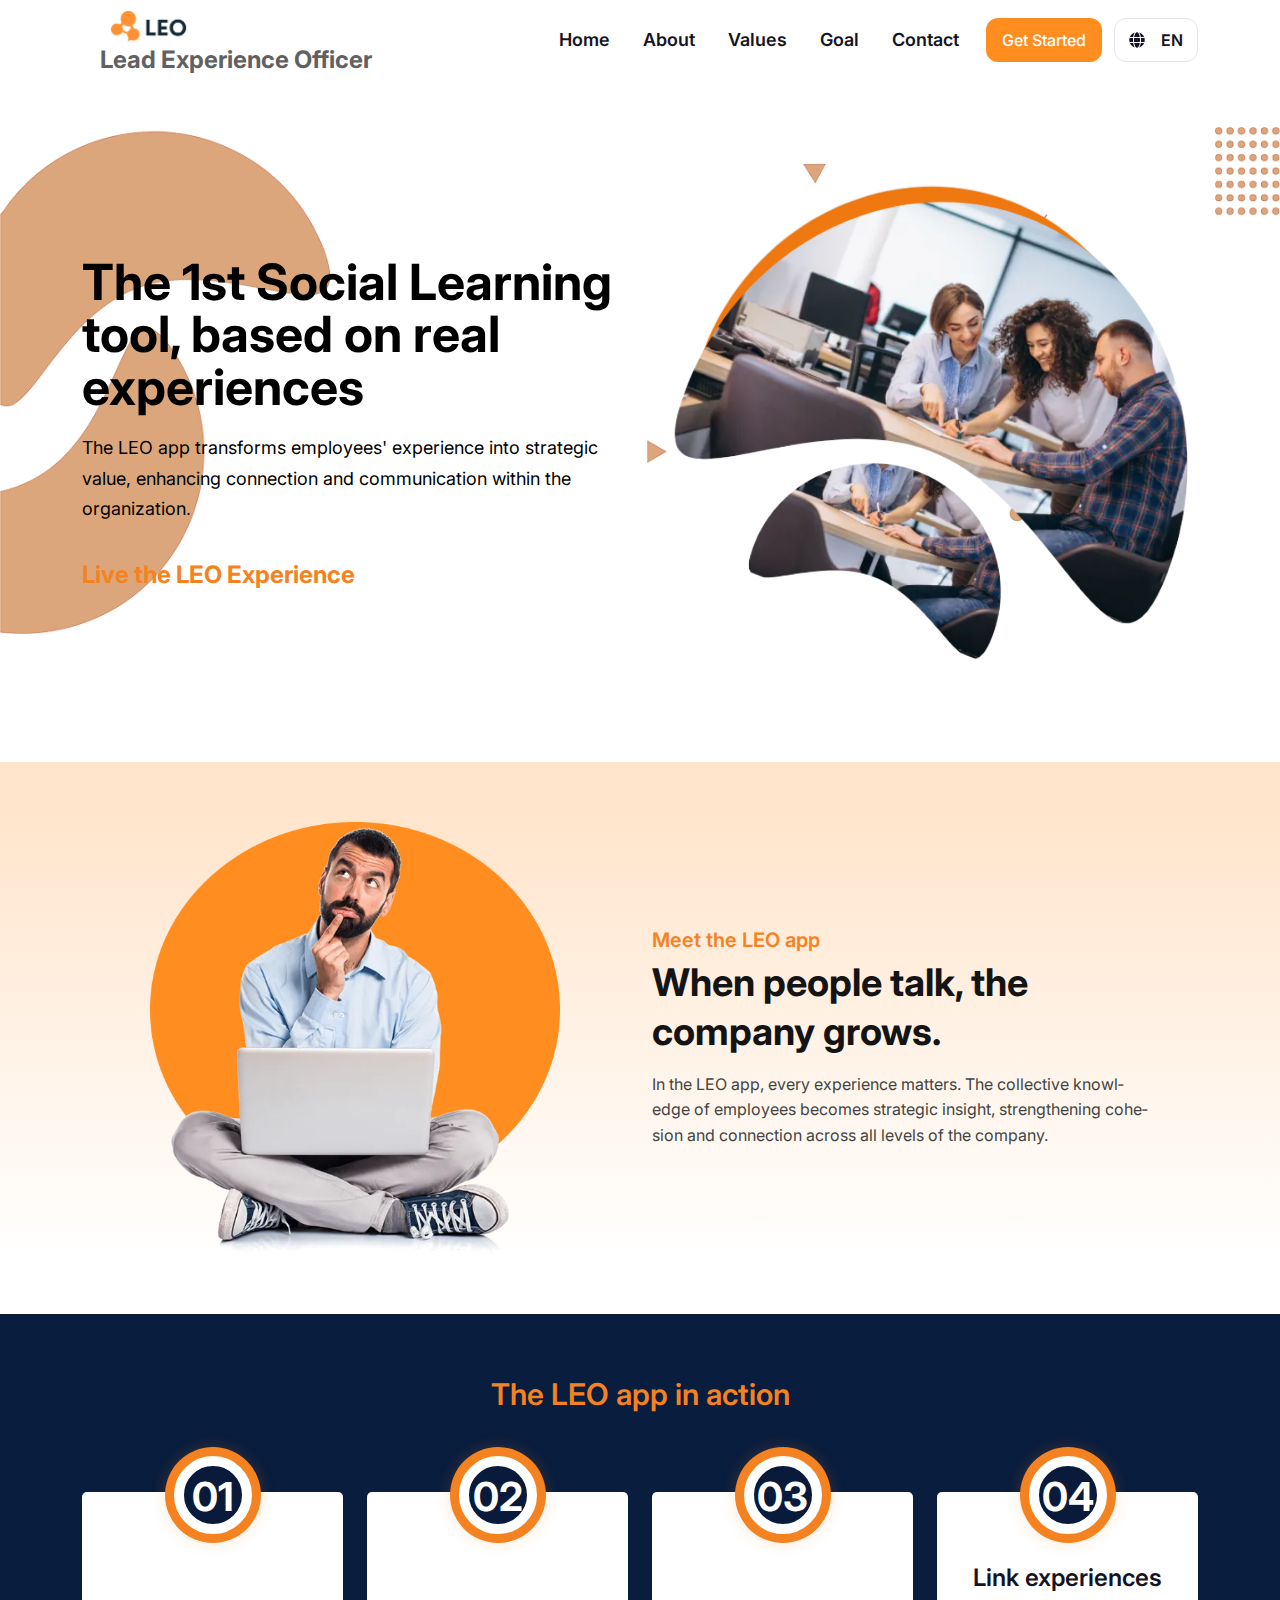
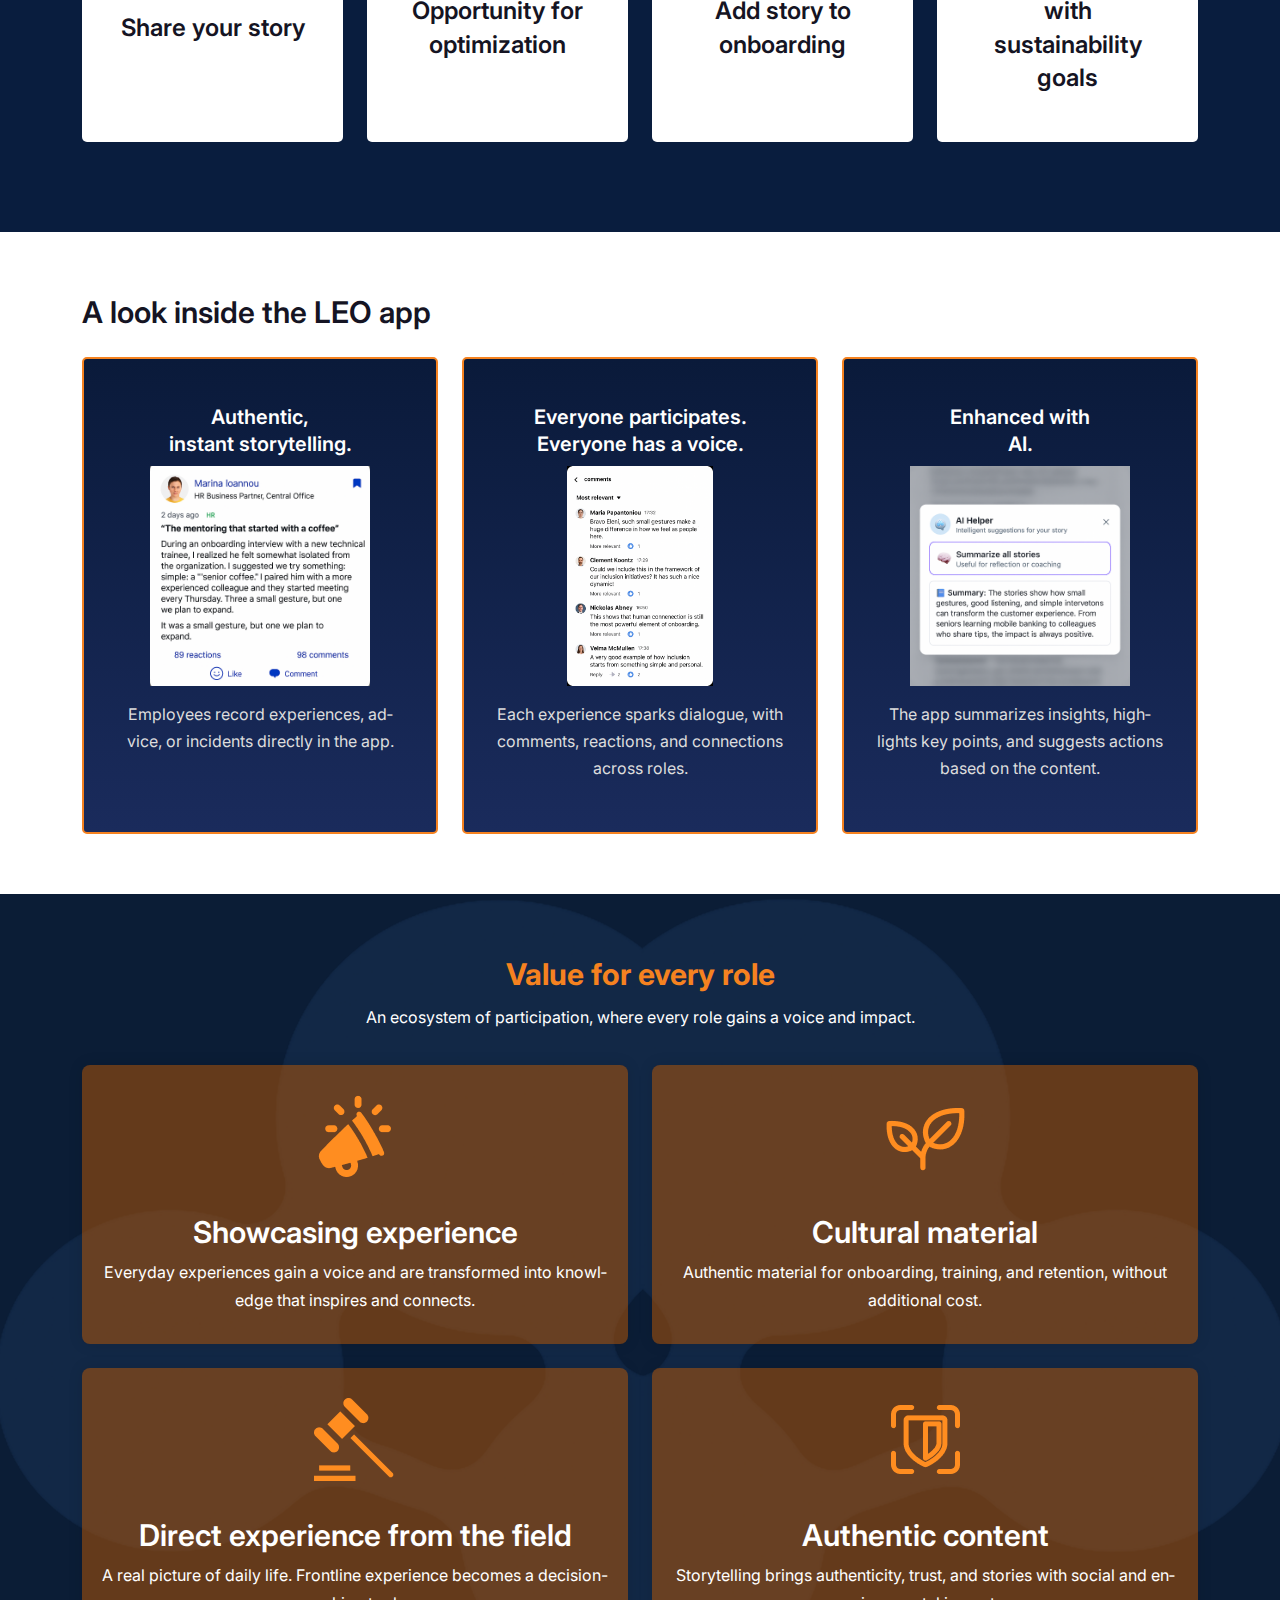
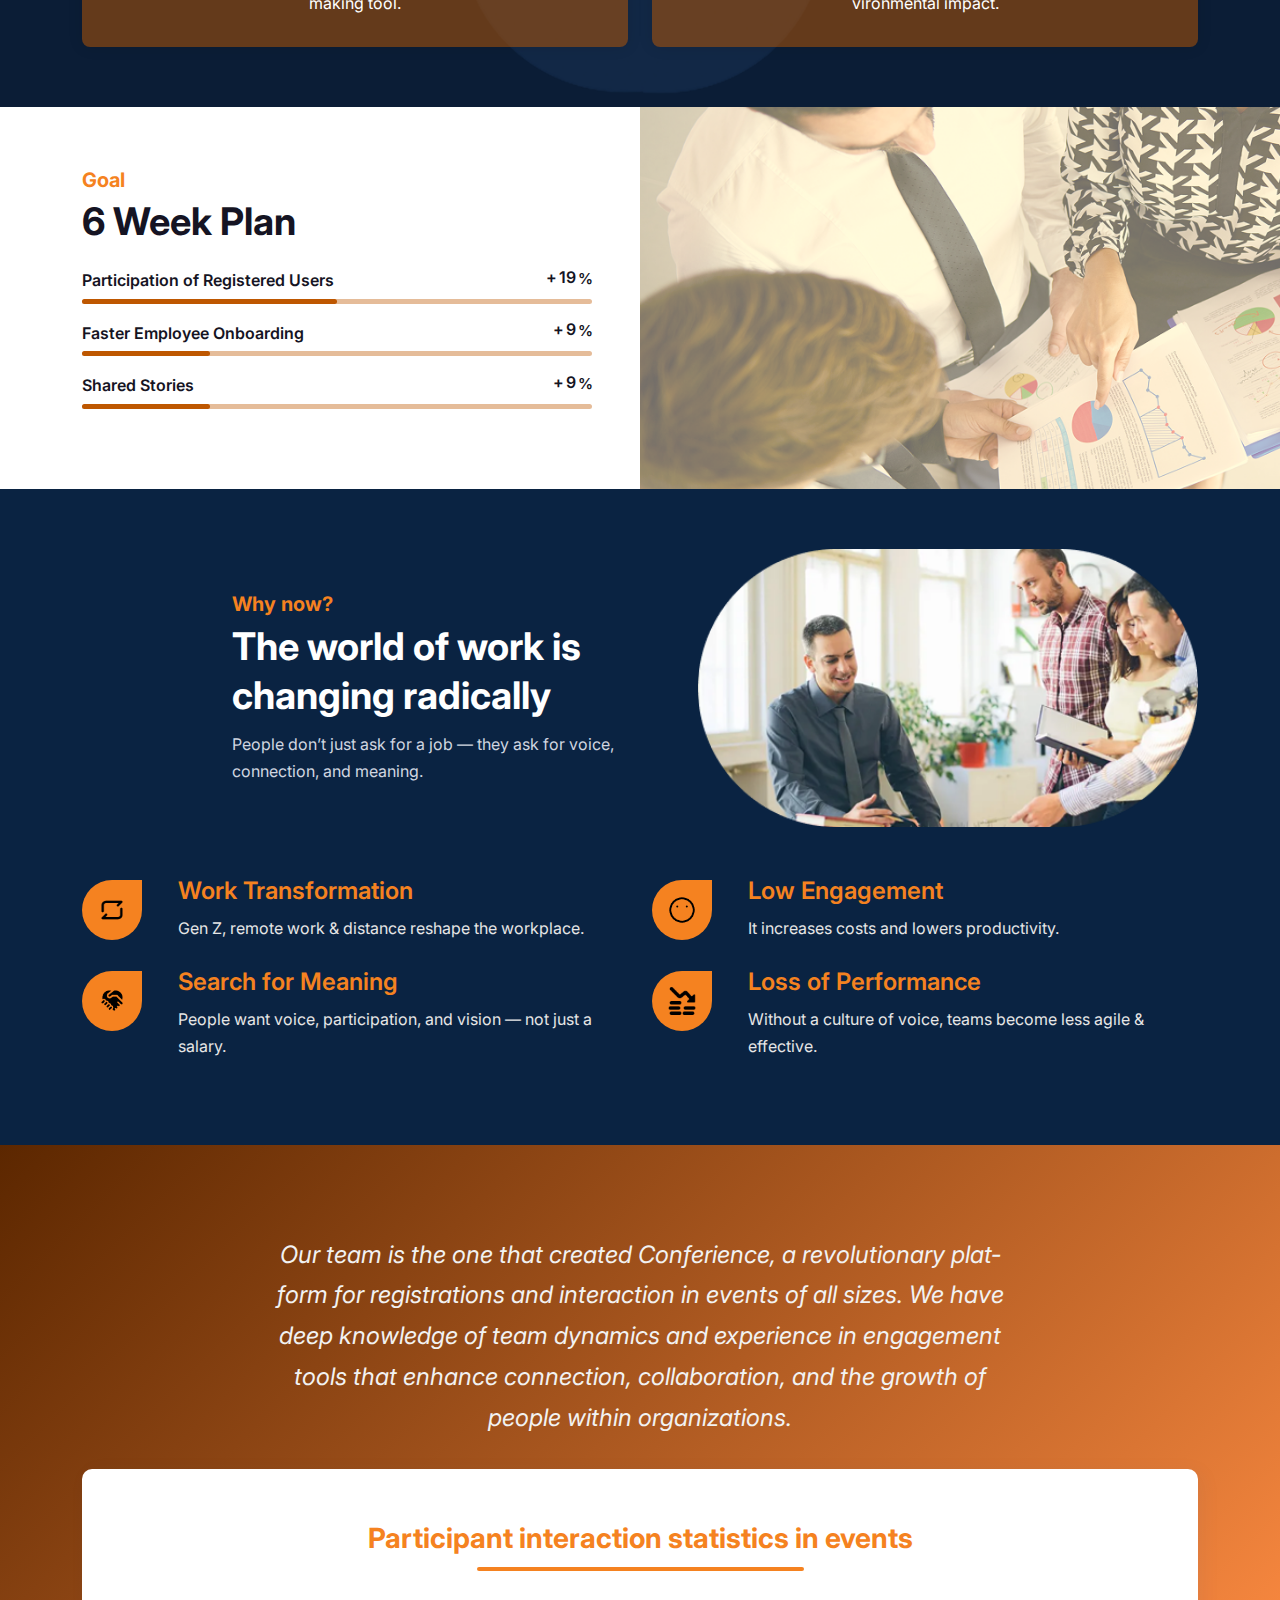
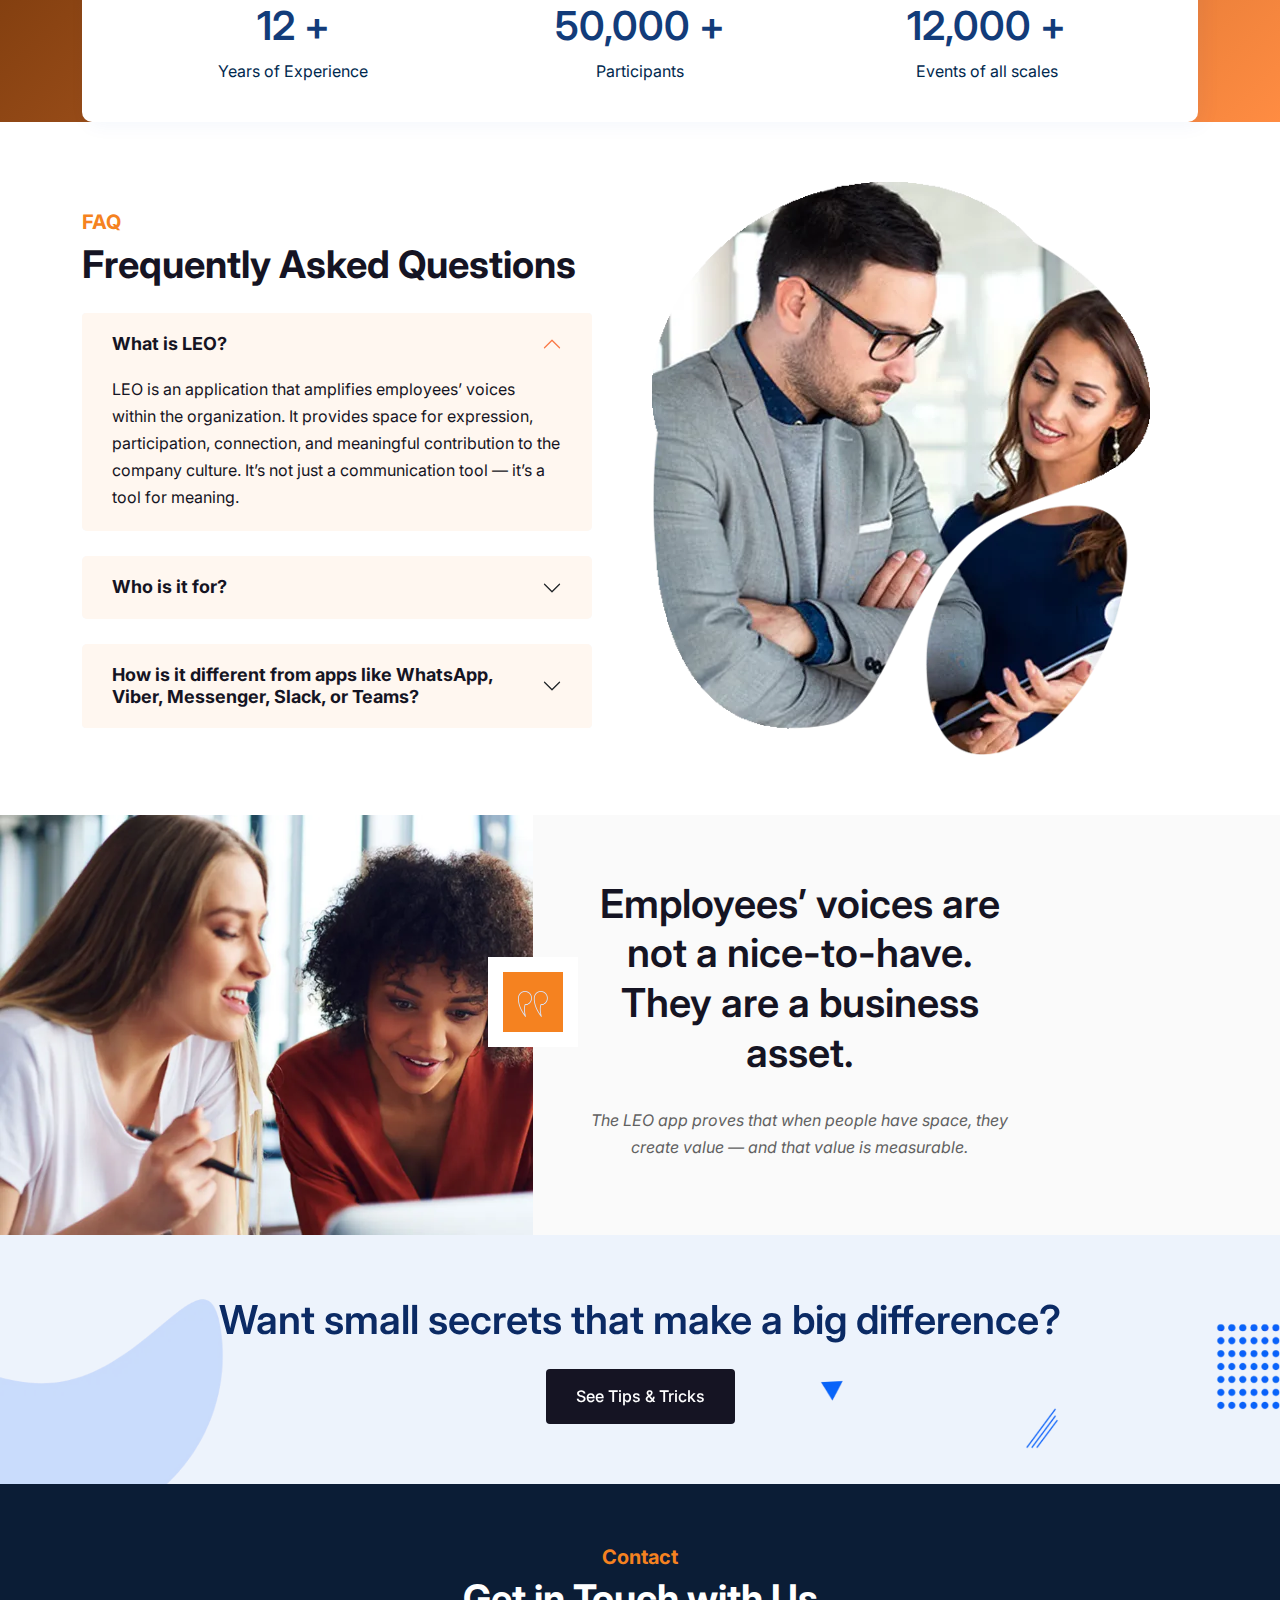
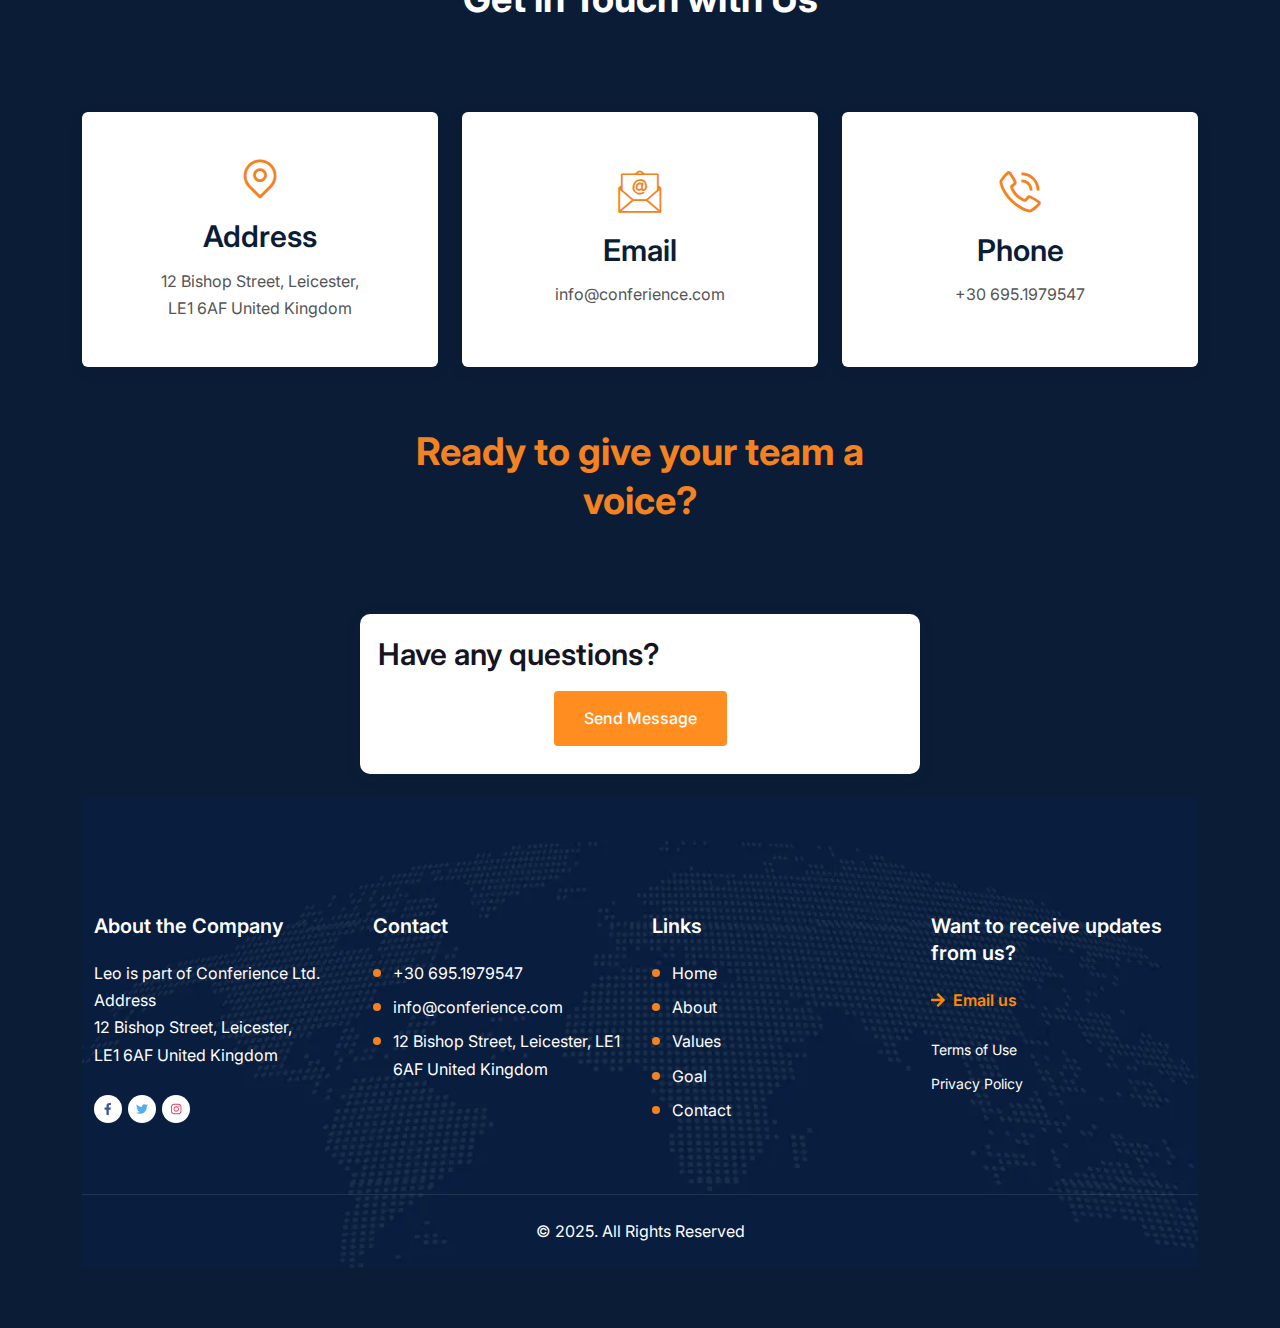
<file: index-en.html>
<!DOCTYPE html>
<html lang="en">

<head>
  <meta charset="UTF-8" />
  <meta name="viewport" content="width=device-width, initial-scale=1.0" />
  <meta http-equiv="X-UA-Compatible" content="IE=edge" />

  <title>LEO</title>

  <link rel="icon" href="assets/img/LeoOrange.png" sizes="20x20" type="image/png" />

  <!-- Vendor / theme CSS -->
  <link rel="stylesheet" href="assets/css/bootstrap.min.css" />
  <link rel="stylesheet" href="assets/css/animate.min.css" />
  <link rel="stylesheet" href="assets/css/fontawesome.min.css" />
  <link rel="stylesheet" href="assets/css/custom-icon.css" />
  <link rel="stylesheet" href="assets/css/nice-select.min.css" />
  <link rel="stylesheet" href="assets/css/magnific.min.css" />
  <link rel="stylesheet" href="assets/css/owl.min.css" />
  <link rel="stylesheet" href="assets/css/slick.min.css" />
  <link rel="stylesheet" href="assets/css/style.css" />
  <link rel="stylesheet" href="assets/css/responsive.css" />
  <link rel="stylesheet" href="assets/css/overrides.css?v=1" />

  <!-- Google font -->
  <link href="https://fonts.googleapis.com/css2?family=Inter:wght@400;500;600;700&display=swap&subset=greek"
    rel="stylesheet" />


  <link rel="stylesheet" href="assets/css/overrides.css" />
</head>

<body class="sc5">
  <!-- preloader area start -->
  <div class="preloader" id="preloader">
    <div class="preloader-inner">
      <div class="spinner">
        <div class="dot1"></div>
        <div class="dot2"></div>
      </div>
    </div>
  </div>
  <!-- preloader area end -->

  <!-- navbar start -->
  <nav class="navbar navbar-area navbar-area-1 navbar-expand-lg">
    <div class="container nav-container navbar-bg">
      <div class="responsive-mobile-menu">
        <button class="menu toggle-btn d-block d-lg-none" data-target="#Iitechie_main_menu" aria-expanded="false"
          aria-label="Toggle navigation">
          <span class="icon-left"></span>
          <span class="icon-right"></span>
        </button>
      </div>
      <!--logo-->
      <div class="logo">
        <a href="index.html" class="logo-link">
          <!-- Εικόνα με το εικονίδιο + LEO -->
          <img src="assets/img/logoLeo.png" alt="LEO logo" class="logo-icon" />
          <!-- Υπότιτλος  -->
          <div class="logo-subtitle">Lead Experience Officer</div>
        </a>
      </div>


      <div class="collapse navbar-collapse" id="Iitechie_main_menu">
        <ul class="navbar-nav menu-open text-lg-end">
          <li>
            <a href="#home">Home</a>
          </li>
          <li>
            <a href="#about">About</a>
          </li>
          <li>
            <a href="#values">Values</a>
          </li>
          <li>
            <a href="#goal">Goal</a>
          </li>
          <li><a href="#contact">Contact</a></li>
        </ul>
      </div>
      <div class="nav-right-part nav-right-part-desktop align-self-center d-flex align-items-center">
        <!-- Κουμπί ΞΕΚΙΝΑ -->
        <a id="ctaStartEn" class="btn btn-base" href="mailto:info@conferience.com">
          Get Started
        </a>

        <!-- Language Dropdown -->
        <div class="dropdown">
          <button class="btn btn-outline dropdown-toggle d-flex align-items-center" type="button" id="langDropdown"
            data-bs-toggle="dropdown" aria-expanded="false" aria-label="Αλλαγή γλώσσας">
            <i class="fa fa-globe me-2" aria-hidden="true"></i>
            <span class="current-lang">EN</span>
          </button>
          <ul class="dropdown-menu dropdown-menu-end" aria-labelledby="langDropdown">

            <li><a class="dropdown-item" href="index.html">Ελληνικά (GR)</a></li>
            <li><a class="dropdown-item" href="index-en.html">English (EN)</a></li>
            <li><a class="dropdown-item" href="index-ar.html">العربية (AR)</a></li>

          </ul>
        </div>
      </div>


    </div>
    </div>
  </nav>
  <!-- navbar end -->

  <!-- banner area start -->
  <div id="home" class="banner-area banner-area-1 bg-white bg-relative">
    <div class="banner-bg-img" style="background-image: url('./assets/img/banner/2.webp')"></div>
    <div class="container">
      <div class="row justify-content-center">
        <div class="col-lg-6 col-md-7 text-center text-lg-end order-lg-last">
          <div class="banner-mask-bg-wrap mb-5 mb-lg-0">
            <img class="shape-image" src="assets/img/banner/6.webp" alt="img" />
            <div class="thumb">
              <img src="assets/img/banner/1.webp" alt="img" />
            </div>
          </div>
        </div>
        <div class="col-lg-6 col-md-9 order-lg-first align-self-center">
          <div class="banner-inner style-white text-center text-lg-start">
            <h2 class="title">
              The 1st Social Learning tool, based on real experiences
            </h2>
            <p class="content">
              The LEO app transforms employees' experience into strategic value,
              enhancing connection and communication within the organization.
            </p>
            <p class="leo-experience">Live the LEO Experience</p>
          </div>
        </div>
      </div>
    </div>
  </div>
  <!-- banner area end -->


  <!-- Meet LEO area start -->
  <div id="about" class="about-area pd-top-60 pd-bottom-60">
    <div class="container">
      <div class="row align-items-center">
        <div class="col-lg-6 col-md-8">
          <div class="thumb">
            <img src="assets/img/MeetLeoApp/whatIsIt.png" alt="img" style="
                max-width: 75%;
                height: auto;
                display: block;
                margin: 0 auto;
              " />
          </div>
        </div>
        <div class="col-lg-6">
          <div class="section-title px-lg-5 mb-0">
            <h5 class="sub-title">Meet the LEO app</h5>
            <h2 class="title">
              When people talk, the company grows.
            </h2>
            <p class="content">
              In the LEO app, every experience matters.
              The collective knowledge of employees becomes strategic insight,
              strengthening cohesion and connection across all levels of the company.
            </p>
          </div>
        </div>
      </div>
    </div>
  </div>
  <!-- Meet LEO area end -->


  <!-- how it works area start -->
  <div class="how-it-work-area bg-blue pd-top-60 pd-bottom-60">
    <div class="container">
      <div class="row justify-content-center mb-4">
        <div class="col-lg-10 text-center">
          <h3 class="section-head">The LEO app in action</h3>
        </div>
      </div>
      <div class="row">
        <div class="col-lg-3 col-md-6">
          <div class="single-work-inner style-two text-center">
            <div class="count-wrap">
              <div class="count-inner">
                <h2>01</h2>
              </div>
            </div>
            <div class="details-wrap">
              <div class="details-inner">
                <h4>Share your story</h4>
              </div>
            </div>
          </div>
        </div>
        <div class="col-lg-3 col-md-6">
          <div class="single-work-inner style-two text-center">
            <div class="count-wrap">
              <div class="count-inner">
                <h2>02</h2>
              </div>
            </div>
            <div class="details-wrap">
              <div class="details-inner">
                <h4>Opportunity for optimization</h4>
              </div>
            </div>
          </div>
        </div>
        <div class="col-lg-3 col-md-6">
          <div class="single-work-inner style-two text-center">
            <div class="count-wrap">
              <div class="count-inner">
                <h2>03</h2>
              </div>
            </div>
            <div class="details-wrap">
              <div class="details-inner">
                <h4>Add story to onboarding</h4>
              </div>
            </div>
          </div>
        </div>
        <div class="col-lg-3 col-md-6">
          <div class="single-work-inner style-two text-center">
            <div class="count-wrap">
              <div class="count-inner">
                <h2>04</h2>
              </div>
            </div>
            <div class="details-wrap">
              <div class="details-inner">
                <h4>Link experiences with sustainability goals</h4>
              </div>
            </div>
          </div>
        </div>
      </div>
    </div>
  </div>
  <!-- how it works area end -->


  <!-- pricing area start / A look inside the LEO app -->
  <div class="pricing-area pd-top-60 pd-bottom-60">
    <div class="container">
      <div class="mb-4">
        <h3 class="mb-0">A look inside the LEO app</h3>
      </div>
      <!-- details -->
      <div class="row justify-content-center">
        <div class="col-lg-4 col-md-6">
          <div class="single-pricing-inner style-1">
            <div class="details">
              <h5>
                Authentic,<br />
                instant storytelling.
              </h5>
              <img src="assets/img/MeetLeoApp/card1-en.png" alt="A look 1" />
              <p>
                Employees record experiences, advice, or incidents directly in the app.
              </p>
            </div>
          </div>
        </div>
        <div class="col-lg-4 col-md-6">
          <div class="single-pricing-inner style-1">
            <div class="details">
              <h5>Everyone participates.<br />Everyone has a voice.</h5>
              <img src="assets/img/MeetLeoApp/card2-en.png" alt="A look 2" />
              <p>
                Each experience sparks dialogue, with comments, reactions, and
                connections across roles.
              </p>
            </div>
          </div>
        </div>
        <div class="col-lg-4 col-md-6">
          <div class="single-pricing-inner style-1">
            <div class="details">
              <h5>
                Enhanced with<br />
                AI.
              </h5>
              <img src="assets/img/MeetLeoApp/card3-en.png" alt="A look 3" />
              <p>
                The app summarizes insights, highlights key points, and
                suggests actions based on the content.
              </p>
            </div>
          </div>
        </div>
      </div>
    </div>
  </div>
  <!-- pricing area end / A look inside the LEO app -->


  <!-- service area start / Value for every role -->
  <div id="values" class="service-area pd-top-60 pd-bottom-60" style="
      background: #0b1d36 url('./assets/img/bg/leoBgLeftRight.png')
        center/cover no-repeat;
    ">
    <div class="container">
      <!-- Title + subtitle -->
      <div class="row justify-content-center mb-4">
        <div class="col-lg-10 text-center">
          <h3 class="section-head">Value for every role</h3>
          <p class="section-sub">
            An ecosystem of participation, where every role gains a voice and impact.
          </p>
        </div>
      </div>

      <!-- 2x2 grid -->
      <div class="row g-4 align-items-stretch">
        <!-- Card 1 -->
        <div class="col-md-6 col-lg-6 d-flex">
          <div class="single-service-inner style-white flex-fill">
            <div class="icon-box">
              <img src="assets/img/icons_leo/megaphone.png" alt="Megaphone icon" />
            </div>
            <div class="details">
              <h3>Showcasing experience</h3>
              <p>
                Everyday experiences gain a voice and are transformed into knowledge
                that inspires and connects.
              </p>
            </div>
          </div>
        </div>

        <!-- Card 2 -->
        <div class="col-md-6 col-lg-6 d-flex">
          <div class="single-service-inner style-white flex-fill">
            <div class="icon-box">
              <img src="assets/img/icons_leo/plant.png" alt="Plant icon" />
            </div>
            <div class="details">
              <h3>Cultural material</h3>
              <p>
                Authentic material for onboarding, training, and retention,
                without additional cost.
              </p>
            </div>
          </div>
        </div>

        <!-- Card 3 -->
        <div class="col-md-6 col-lg-6 d-flex">
          <div class="single-service-inner style-white flex-fill">
            <div class="icon-box">
              <img src="assets/img/icons_leo/decision.png" alt="Decision icon" />
            </div>
            <div class="details">
              <h3>Direct experience from the field</h3>
              <p>
                A real picture of daily life. Frontline experience becomes
                a decision-making tool.
              </p>
            </div>
          </div>
        </div>

        <!-- Card 4 -->
        <div class="col-md-6 col-lg-6 d-flex">
          <div class="single-service-inner style-white flex-fill">
            <div class="icon-box">
              <img src="assets/img/icons_leo/authenticator.png" alt="Authenticity icon" />
            </div>
            <div class="details">
              <h3>Authentic content</h3>
              <p>
                Storytelling brings authenticity, trust, and stories
                with social and environmental impact.
              </p>
            </div>
          </div>
        </div>
      </div>
    </div>
  </div>
  <!-- service area end / Value for every role -->


  <!-- skill area start / goal -->
  <div id="goal" class="skill-area bg-relative pd-top-60 pd-bottom-60">
    <div class="container">
      <div class="row">
        <div class="col-lg-6 pe-5 mb-5 mb-lg-0">
          <div class="section-title mb-0">
            <h5 class="sub-title">Goal</h5>
            <h2 class="title">6 Week Plan</h2>
          </div>
          <div class="skill-progress-area mt-4">
            <div class="single-progressbar">
              <h6>Participation of Registered Users</h6>
              <div class="progress-item" id="progress-running">
                <div class="progress-bg">
                  <div id="progress" class="progress-rate" data-value="50"></div>
                  <div class="progress-count-wrap">
                    <span class="progress-count counting" data-count="50">0</span>
                    <span class="counting-icons">%</span>
                  </div>
                </div>
              </div>
            </div>
            <div class="single-progressbar">
              <h6>Faster Employee Onboarding</h6>
              <div class="progress-item" id="progress-running-1">
                <div class="progress-bg">
                  <div id="progress-1" class="progress-rate" data-value="25"></div>
                  <div class="progress-count-wrap">
                    <span class="progress-count counting" data-count="25">0</span>
                    <span class="counting-icons">%</span>
                  </div>
                </div>
              </div>
            </div>
            <div class="single-progressbar">
              <h6>Shared Stories</h6>
              <div class="progress-item" id="progress-running-2">
                <div class="progress-bg">
                  <div id="progress-2" class="progress-rate" data-value="25"></div>
                  <div class="progress-count-wrap">
                    <span class="progress-count counting" data-count="25">0</span>
                    <span class="counting-icons">%</span>
                  </div>
                </div>
              </div>
            </div>
          </div>
          <!-- /.skill-progress-area -->
        </div>
      </div>
    </div>

    <!-- image -->
    <img class="half-bg-right" src="assets/img/goal/close-up-people-working.png" alt="People working close-up" />
  </div>
  <!-- skill area end -->

  <!-- why choose area start (EN) -->
  <div class="why-choose pd-top-60 pd-bottom-60" lang="en" dir="ltr">
    <!-- Hero in the same container as bullets -->
    <div class="container">
      <div class="row align-items-center mb-5">
        <!-- Titles -->
        <div class="col-lg-6">
          <div class="section-title mb-0">
            <div class="title-offset">
              <h5 class="sub-title">Why now?</h5>
              <h2 class="title">The world of work is changing radically</h2>
              <p class="content">
                People don’t just ask for a job — they ask for voice, connection, and meaning.
              </p>
            </div>
          </div>
        </div>
        <!-- Image -->
        <div class="col-lg-6">
          <img src="assets/img/WhyNow/wN.png" alt="People collaborating in an office"
            class="img-cover w-100 h-100 d-block hero-img" />
        </div>
      </div>
    </div>

    <!-- Bullets -->
    <div class="container">
      <div class="row">
        <div class="col-md-6 col-lg-6">
          <div class="media single-choose-inner mb-4 d-flex gap-3">
            <div class="media-left">
              <div class="icon"><img src="assets/img/icons_leo/transformation.png" alt="Transformation icon" /></div>
            </div>
            <div class="media-body">
              <h4>Work Transformation</h4>
              <p>Gen Z, remote work & distance reshape the workplace.</p>
            </div>
          </div>
        </div>

        <div class="col-md-6 col-lg-6">
          <div class="media single-choose-inner mb-4 d-flex gap-3">
            <div class="media-left">
              <div class="icon"><img src="assets/img/icons_leo/mute.png" alt="Low engagement icon" /></div>
            </div>
            <div class="media-body">
              <h4>Low Engagement</h4>
              <p>It increases costs and lowers productivity.</p>
            </div>
          </div>
        </div>

        <div class="col-md-6 col-lg-6">
          <div class="media single-choose-inner mb-4 d-flex gap-3">
            <div class="media-left">
              <div class="icon"><img src="assets/img/icons_leo/meaning.png" alt="Meaning icon" /></div>
            </div>
            <div class="media-body">
              <h4>Search for Meaning</h4>
              <p>People want voice, participation, and vision — not just a salary.</p>
            </div>
          </div>
        </div>

        <div class="col-md-6 col-lg-6">
          <div class="media single-choose-inner mb-4 d-flex gap-3">
            <div class="media-left">
              <div class="icon"><img src="assets/img/icons_leo/loss_of_performance.png"
                  alt="Loss of performance icon" /></div>
            </div>
            <div class="media-body">
              <h4>Loss of Performance</h4>
              <p>Without a culture of voice, teams become less agile & effective.</p>
            </div>
          </div>
        </div>
      </div>
    </div>
  </div>
  <!-- why choose area end (EN) -->




  <!-- former testimonial area / Statistics start -->
  <div class="testimonial-area pd-top-60 bg-cover" style="background: linear-gradient(135deg, #5c2700, #ff8c42)">
    <div class="container">
      <div class="row justify-content-center">
        <div class="col-xl-8 col-lg-10 col-md-10">
          <div class="single-testimonial-inner style-three text-center">
            <div class="details">
              <p>
                Our team is the one that created Conferience, a revolutionary
                platform for registrations and interaction in events of all sizes.
                We have deep knowledge of team dynamics and experience in
                engagement tools that enhance connection, collaboration,
                and the growth of people within organizations.
              </p>
            </div>
          </div>
        </div>
      </div>
    </div>

    <!-- counter area start -->
    <div class="counter-area">
      <div class="container">
        <div class="counter-area-2 text-center">
          <h3 class="section-title section-title--underline">Participant interaction statistics in events</h3>
          <div class="row">
            <div class="col-md-4">
              <div class="single-exp-inner style-4 text-center">
                <h2><span class="counter">12</span> <span>+</span></h2>
                <h5>Years of Experience</h5>
              </div>
            </div>
            <div class="col-md-4">
              <div class="single-exp-inner style-4 text-center">
                <h2><span class="counter">50,000</span> <span>+</span></h2>
                <h5>Participants</h5>
              </div>
            </div>
            <div class="col-md-4">
              <div class="single-exp-inner style-4 text-center">
                <h2><span class="counter">12,000</span> <span>+</span></h2>
                <h5>Events of all scales</h5>
              </div>
            </div>
          </div>
        </div>
      </div>
    </div>
    <!-- counter area end -->
  </div>
  <!-- former testimonial area / Statistics end -->


  <!-- faq area start -->
  <div class="faq-area pd-top-60 pd-bottom-60">
    <div class="container">
      <div class="row">
        <div class="col-lg-6 col-md-8 order-lg-last mb-4 mb-lg-0">
          <div class="faq-image-wrap">
            <div class="thumb">
              <img src="assets/img/about/3.webp" alt="FAQ illustration" />
              <img class="img-position-2 top_image_bounce" src="assets/img/about/f3.webp" alt="FAQ decoration" />
            </div>
          </div>
        </div>
        <div class="col-lg-6 pe-xl-5 order-lg-first align-self-center">
          <div class="section-title mb-0">
            <h5 class="sub-title">FAQ</h5>
            <h2 class="title">Frequently Asked Questions</h2>
          </div>
          <div class="accordion mt-4" id="accordionExample">
            <div class="accordion-item single-accordion-inner">
              <h2 class="accordion-header" id="headingOne">
                <button class="accordion-button" type="button" data-bs-toggle="collapse" data-bs-target="#collapseOne"
                  aria-expanded="true" aria-controls="collapseOne">
                  What is LEO?
                </button>
              </h2>
              <div id="collapseOne" class="accordion-collapse collapse show" aria-labelledby="headingOne"
                data-bs-parent="#accordionExample">
                <div class="accordion-body">
                  LEO is an application that amplifies employees’ voices within the organization.
                  It provides space for expression, participation, connection, and meaningful contribution
                  to the company culture. It’s not just a communication tool — it’s a tool for meaning.
                </div>
              </div>
            </div>
            <div class="accordion-item single-accordion-inner">
              <h2 class="accordion-header" id="headingTwo">
                <button class="accordion-button collapsed" type="button" data-bs-toggle="collapse"
                  data-bs-target="#collapseTwo" aria-expanded="false" aria-controls="collapseTwo">
                  Who is it for?
                </button>
              </h2>
              <div id="collapseTwo" class="accordion-collapse collapse" aria-labelledby="headingTwo"
                data-bs-parent="#accordionExample">
                <div class="accordion-body">
                  LEO is designed for organizations that want to empower their people, strengthen internal cohesion,
                  and build a culture that listens. It is suitable for every industry and company size —
                  from startups to large enterprises.
                </div>
              </div>
            </div>
            <div class="accordion-item single-accordion-inner mb-0">
              <h2 class="accordion-header" id="headingThree">
                <button class="accordion-button collapsed" type="button" data-bs-toggle="collapse"
                  data-bs-target="#collapseThree" aria-expanded="false" aria-controls="collapseThree">
                  How is it different from apps like WhatsApp, Viber, Messenger, Slack, or Teams?
                </button>
              </h2>
              <div id="collapseThree" class="accordion-collapse collapse" aria-labelledby="headingThree"
                data-bs-parent="#accordionExample">
                <div class="accordion-body">
                  LEO is not a chat or collaboration tool.
                  The above apps serve instant communication and task organization.
                  LEO creates space for narrative participation, experience sharing, culture building,
                  and authentic content collection.
                  It is designed to work alongside daily workflows without disrupting them.
                </div>
              </div>
            </div>
          </div>
        </div>
      </div>
    </div>
  </div>
  <!-- faq area end -->


  <!-- testimonial-slider start -->
  <div class="bg-relative testimonial-tight">
    <div class="slider testimonial-thumb testimonial-thumb-2">
      <div class="item">
        <div class="row g-0 align-items-stretch testimonial-tight">
          <!-- Left column with image -->
          <div class="col-lg-5 col-md-6 d-flex">
            <div class="thumb flex-fill" style="
                background-image: url('./assets/img/testimonial/image_testimonial.webp');
              ">
              <div class="quote-wrap">
                <div class="quote">
                  <img src="assets/img/testimonial/02.webp" alt="quote icon" />
                </div>
              </div>
            </div>
          </div>

          <!-- Right column with text -->
          <div class="col-xl-5 col-md-6 d-flex">
            <div class="single-testimonial-inner text-md-center px-lg-5 px-md-4 w-100 d-flex align-items-center">
              <div class="details w-100">
                <h2>
                  Employees’ voices are not a nice-to-have. They are a
                  business asset.
                </h2>
                <p>
                  The LEO app proves that when people have space,
                  they create value — and that value is measurable.
                </p>
              </div>
            </div>
          </div>
        </div>
      </div>
    </div>
  </div>
  <!-- testimonial-slider end -->

  <!-- call to action start -->
  <div class="call-to-action-area pd-top-60 pd-bottom-60 text-center bg-overlay-base"
    style="background-image: url('./assets/img/bg/1.webp')">
    <div class="container">
      <div class="row justify-content-center">
        <div class="col-lg-10 col-md-12">
          <div class="single-call-to-action-inner style-white">
            <h2 style="color: #0b2a64">
              Want small secrets that make a big difference?
            </h2>
            <a class="btn btn-black mt-3" href="tips-en.html">See Tips & Tricks</a>
          </div>
        </div>
      </div>
    </div>
  </div>
  <!-- call to action end -->

  <!-- Contact area start -->
  <div id="contact" class="team-area info-box-two pd-top-60 pd-bottom-60 contact-dark">
    <div class="container">
      <!-- Title -->
      <div class="row justify-content-center mb-5">
        <div class="col-lg-6 col-md-9 p-0">
          <div class="section-title text-center">
            <h5 class="sub-title">Contact</h5>
            <h2 class="title">Get in Touch with Us</h2>
          </div>
        </div>
      </div>

      <!-- Contact cards -->
      <div class="row justify-content-center gy-4">
        <!-- Address -->
        <div class="col-lg-4 col-md-6 d-flex">
          <div class="single-contact-inner text-center flex-fill">
            <div class="icon-box">
              <i class="icomoon-pin"></i>
            </div>
            <div class="details-wrap">
              <div class="details-inner">
                <h3>Address</h3>
                <p>
                  12 Bishop Street, Leicester,<br />
                  LE1 6AF United Kingdom
                </p>
              </div>
            </div>
          </div>
        </div>

        <!-- Email -->
        <div class="col-lg-4 col-md-6 d-flex">
          <div class="single-contact-inner text-center flex-fill">
            <div class="icon-box">
              <i class="icomoon-email"></i>
            </div>
            <div class="details-wrap">
              <div class="details-inner">
                <h3>Email</h3>
                <p>info@conferience.com</p>
              </div>
            </div>
          </div>
        </div>

        <!-- Phone -->
        <div class="col-lg-4 col-md-6 d-flex">
          <div class="single-contact-inner text-center flex-fill">
            <div class="icon-box">
              <i class="icomoon-telephone"></i>
            </div>
            <div class="details-wrap">
              <div class="details-inner">
                <h3>Phone</h3>
                <p>+30 695.1979547</p>
              </div>
            </div>
          </div>
        </div>
      </div>

      <!-- Call to action inside Contact -->
      <div class="row justify-content-center mb-5">
        <div class="col-lg-6 col-md-9">
          <div class="section-title text-center">
            <h2 class="title cta-title text-center">
              Ready to give your team a voice?
            </h2>
          </div>
        </div>
      </div>

      <!-- Contact form -->
      <form class="contact-form-wrap" action="mail.php" method="post" id="contact-form">
        <div class="consulting-contact-form contact-form-card">
          <h3 class="mb-3">Have any questions?</h3>

          <div class="btn-wrap pb-2">
            <a id="contactMailCta" class="btn btn-base" href="mailto:info@conferience.com" aria-label="Email us"
              title="Email us">Send Message</a>
          </div>

          <p class="form-messege mb-0 mt-20 text-center"></p>
        </div>
      </form>

      <script>
        document.addEventListener('DOMContentLoaded', function () {
          var a = document.getElementById('contactMailCta');
          if (!a) return;

          a.addEventListener('click', function () {
            // Αφήνουμε το mailto να τρέξει. Αν δεν ανοίξει client, πάμε αυτόματα Gmail (χωρίς subject).
            var cleaned = false;

            function done() {
              if (cleaned) return; cleaned = true;
              window.removeEventListener('blur', onBlur, true);
              document.removeEventListener('visibilitychange', onVis, true);
              window.removeEventListener('pagehide', onHide, true);
              clearTimeout(timer);
            }
            function onBlur() { done(); } // άνοιξε native app → συνήθως χάνεται το focus
            function onVis() { if (document.visibilityState === 'hidden') done(); }
            function onHide() { done(); }

            window.addEventListener('blur', onBlur, { capture: true, once: true });
            document.addEventListener('visibilitychange', onVis, { capture: true });
            window.addEventListener('pagehide', onHide, { capture: true, once: true });

            var TIMEOUT_MS = 1800; // αύξησέ το σε 2200–2500 αν δεις «διπλό» άνοιγμα
            var timer = setTimeout(function () {
              if (cleaned) return; // άνοιξε client/handler → μην κάνεις fallback
              var gmailUrl =
                'https://mail.google.com/mail/?view=cm&fs=1' +
                '&to=' + encodeURIComponent('info@conferience.com'); // ΧΩΡΙΣ subject
              var win = window.open(gmailUrl, '_blank', 'noopener');
              if (!win) window.location.href = gmailUrl;
              done();
            }, TIMEOUT_MS);
          }, true);
        });
      </script>



      <!-- footer area start -->
      <footer class="footer-area bg-black bg-cover" style="background-image: url('./assets/img/bg/2.webp')">
        <div class="container">
          <div class="row">
            <!-- About -->
            <div class="col-lg-3 col-md-6">
              <div class="widget widget_about">
                <h4 class="widget-title">About the Company</h4>
                <div class="details">
                  <p>Leo is part of Conferience Ltd.</p>
                  <p>Address</p>
                  <p>
                    12 Bishop Street, Leicester,<br />
                    LE1 6AF United Kingdom
                  </p>
                  <ul class="social-media">
                    <li>
                      <a class="facebook" href="#">
                        <i class="fab fa-facebook-f"></i>
                      </a>
                    </li>
                    <li>
                      <a class="twitter" href="#">
                        <i class="fab fa-twitter"></i>
                      </a>
                    </li>
                    <li>
                      <a class="instagram" href="#">
                        <i class="fab fa-instagram"></i>
                      </a>
                    </li>
                  </ul>
                </div>
              </div>
            </div>

            <!-- Contact -->
            <div class="col-lg-3 col-md-6">
              <div class="widget widget_nav_menu">
                <h4 class="widget-title">Contact</h4>
                <ul>
                  <li><a href="#contact">+30 695.1979547</a></li>
                  <li><a href="#contact">info@conferience.com</a></li>
                  <li>
                    <a href="#contact">12 Bishop Street, Leicester, LE1 6AF United Kingdom</a>
                  </li>
                </ul>
              </div>
            </div>

            <!-- Links -->
            <div class="col-lg-3 col-md-6">
              <div class="widget widget_nav_menu">
                <h4 class="widget-title">Links</h4>
                <ul>
                  <li><a href="#home">Home</a></li>
                  <li><a href="#about">About</a></li>
                  <li><a href="#values">Values</a></li>
                  <li><a href="#goal">Goal</a></li>
                  <li><a href="#contact">Contact</a></li>
                </ul>
              </div>
            </div>

            <!-- Subscribe -->
            <div class="col-lg-3 col-md-6">
              <div class="widget widget_subscribe">
                <h4 class="widget-title">
                  Want to receive updates from us?
                </h4>
                <div class="single-input-inner style-border style-bg-none">
                  <a id="subscribeCtaEn" class="btn-arrow subscribe-cta"
                    href="mailto:info@conferience.com?subject=keep%20me%20updated" aria-label="Email us"
                    title="Email us">
                    <i class="fa fa-arrow-right" aria-hidden="true"></i>
                    <span>Email us</span>
                  </a>
                </div>
                <style>
                  :root {
                    --accent: #ff8a00;
                    --accent-hover: #ffb566;
                  }

                  .subscribe-cta {
                    display: inline-flex;
                    align-items: center;
                    gap: .5rem;
                    color: var(--accent);
                    font-weight: 600;
                    text-decoration: none;
                    transition: color .2s;
                  }

                  .subscribe-cta:hover,
                  .subscribe-cta:focus-visible {
                    color: var(--accent-hover);
                    text-decoration: underline;
                    text-underline-offset: 3px;
                    outline: 2px solid transparent;
                    outline-offset: 2px;
                    border-radius: 6px;
                  }
                </style>

                <script>
                  document.addEventListener('DOMContentLoaded', function () {
                    var SUBJECT = 'keep me updated'; // ίδιο και στις δύο γλώσσες
                    function bindSilentFallback(anchorId) {
                      var a = document.getElementById(anchorId);
                      if (!a) return;
                      a.addEventListener('click', function () {
                        var cleaned = false;
                        function done() {
                          if (cleaned) return; cleaned = true;
                          window.removeEventListener('blur', onBlur, true);
                          document.removeEventListener('visibilitychange', onVis, true);
                          window.removeEventListener('pagehide', onHide, true);
                          clearTimeout(timer);
                        }
                        function onBlur() { done(); }
                        function onVis() { if (document.visibilityState === 'hidden') done(); }
                        function onHide() { done(); }

                        window.addEventListener('blur', onBlur, { capture: true, once: true });
                        document.addEventListener('visibilitychange', onVis, { capture: true });
                        window.addEventListener('pagehide', onHide, { capture: true, once: true });

                        var TIMEOUT_MS = 1800; // αύξησέ το (π.χ. 2200–2500) αν δεις διπλό άνοιγμα
                        var timer = setTimeout(function () {
                          if (cleaned) return;
                          var gmailUrl =
                            'https://mail.google.com/mail/?view=cm&fs=1' +
                            '&to=' + encodeURIComponent('info@conferience.com') +
                            '&su=' + encodeURIComponent(SUBJECT);
                          var win = window.open(gmailUrl, '_blank', 'noopener');
                          if (!win) window.location.href = gmailUrl;
                          done();
                        }, TIMEOUT_MS);
                      }, true); // capture για να μη «κοπεί» από delegated listeners
                    }

                    bindSilentFallback('subscribeCtaEn');
                    bindSilentFallback('subscribeCtaAr');
                  });
                </script>
                <ul>
                  <li><a href="terms-en.html">Terms of Use</a></li>
                  <li><a href="policies-en.html">Privacy Policy</a></li>
                </ul>
              </div>
            </div>
          </div>
        </div>
        <div class="footer-bottom text-center">
          <div class="container">
            <div class="row">
              <div class="col-md-12 align-self-center">
                <p>© 2025. All Rights Reserved</p>
              </div>
            </div>
          </div>
        </div>
      </footer>
      <!-- footer area end -->




      <!-- back to top area start -->
      <div class="back-to-top">
        <span class="back-top"><i class="fa fa-angle-up"></i></span>
      </div>
      <!-- back to top area end -->

      <!-- all plugins here -->
      <script src="assets/js/jquery.min.js"></script>
      <script src="assets/js/bootstrap.min.js"></script>
      <script src="assets/js/fontawesome.min.js"></script>
      <script src="assets/js/nice-select.min.js"></script>
      <script src="assets/js/magnific.min.js"></script>
      <script src="assets/js/isotope.min.js"></script>
      <script src="assets/js/imageload.min.js"></script>
      <script src="assets/js/owl.min.js"></script>
      <script src="assets/js/slick.min.js"></script>
      <script src="assets/js/tweenmax.min.js"></script>
      <script src="assets/js/waypoint.js"></script>
      <script src="assets/js/counterup.js"></script>

      <!-- main js  -->
      <script src="assets/js/main.js"></script>

      <script>
(function () {
  var TO = 'info@conferience.com';
  var SUBJECT = 'I would like more information';
  var BODY = ['Phone:', 'Name:', 'Subject:'].join('\n');

  function bind(id){
    var a = document.getElementById(id);
    if (!a) return;

    a.addEventListener('click', function () {
      // Build a safe mailto with subject + body
      a.href = 'mailto:' + TO +
               '?subject=' + encodeURIComponent(SUBJECT) +
               '&body='    + encodeURIComponent(BODY);

      // Silent Gmail fallback if no client/handler opens
      var cleaned = false, timer;
      function done(){ if (cleaned) return; cleaned = true;
        window.removeEventListener('blur', onBlur, true);
        document.removeEventListener('visibilitychange', onVis, true);
        window.removeEventListener('pagehide', onHide, true);
        if (timer) clearTimeout(timer);
      }
      function onBlur(){ done(); }
      function onVis(){ if (document.visibilityState === 'hidden') done(); }
      function onHide(){ done(); }

      window.addEventListener('blur', onBlur, {capture:true, once:true});
      document.addEventListener('visibilitychange', onVis, {capture:true});
      window.addEventListener('pagehide', onHide, {capture:true, once:true});

      timer = setTimeout(function(){
        if (cleaned) return;
        var gmail = 'https://mail.google.com/mail/?view=cm&fs=1' +
          '&to='   + encodeURIComponent(TO) +
          '&su='   + encodeURIComponent(SUBJECT) +
          '&body=' + encodeURIComponent(BODY);
        var win = window.open(gmail, '_blank', 'noopener');
        if (!win) window.location.href = gmail;
        done();
      }, 2000); // bump to 2500ms if you ever see double-open
    }, true);
  }

  bind('ctaStartEn');
})();
</script>
</body>

</html>
</file>
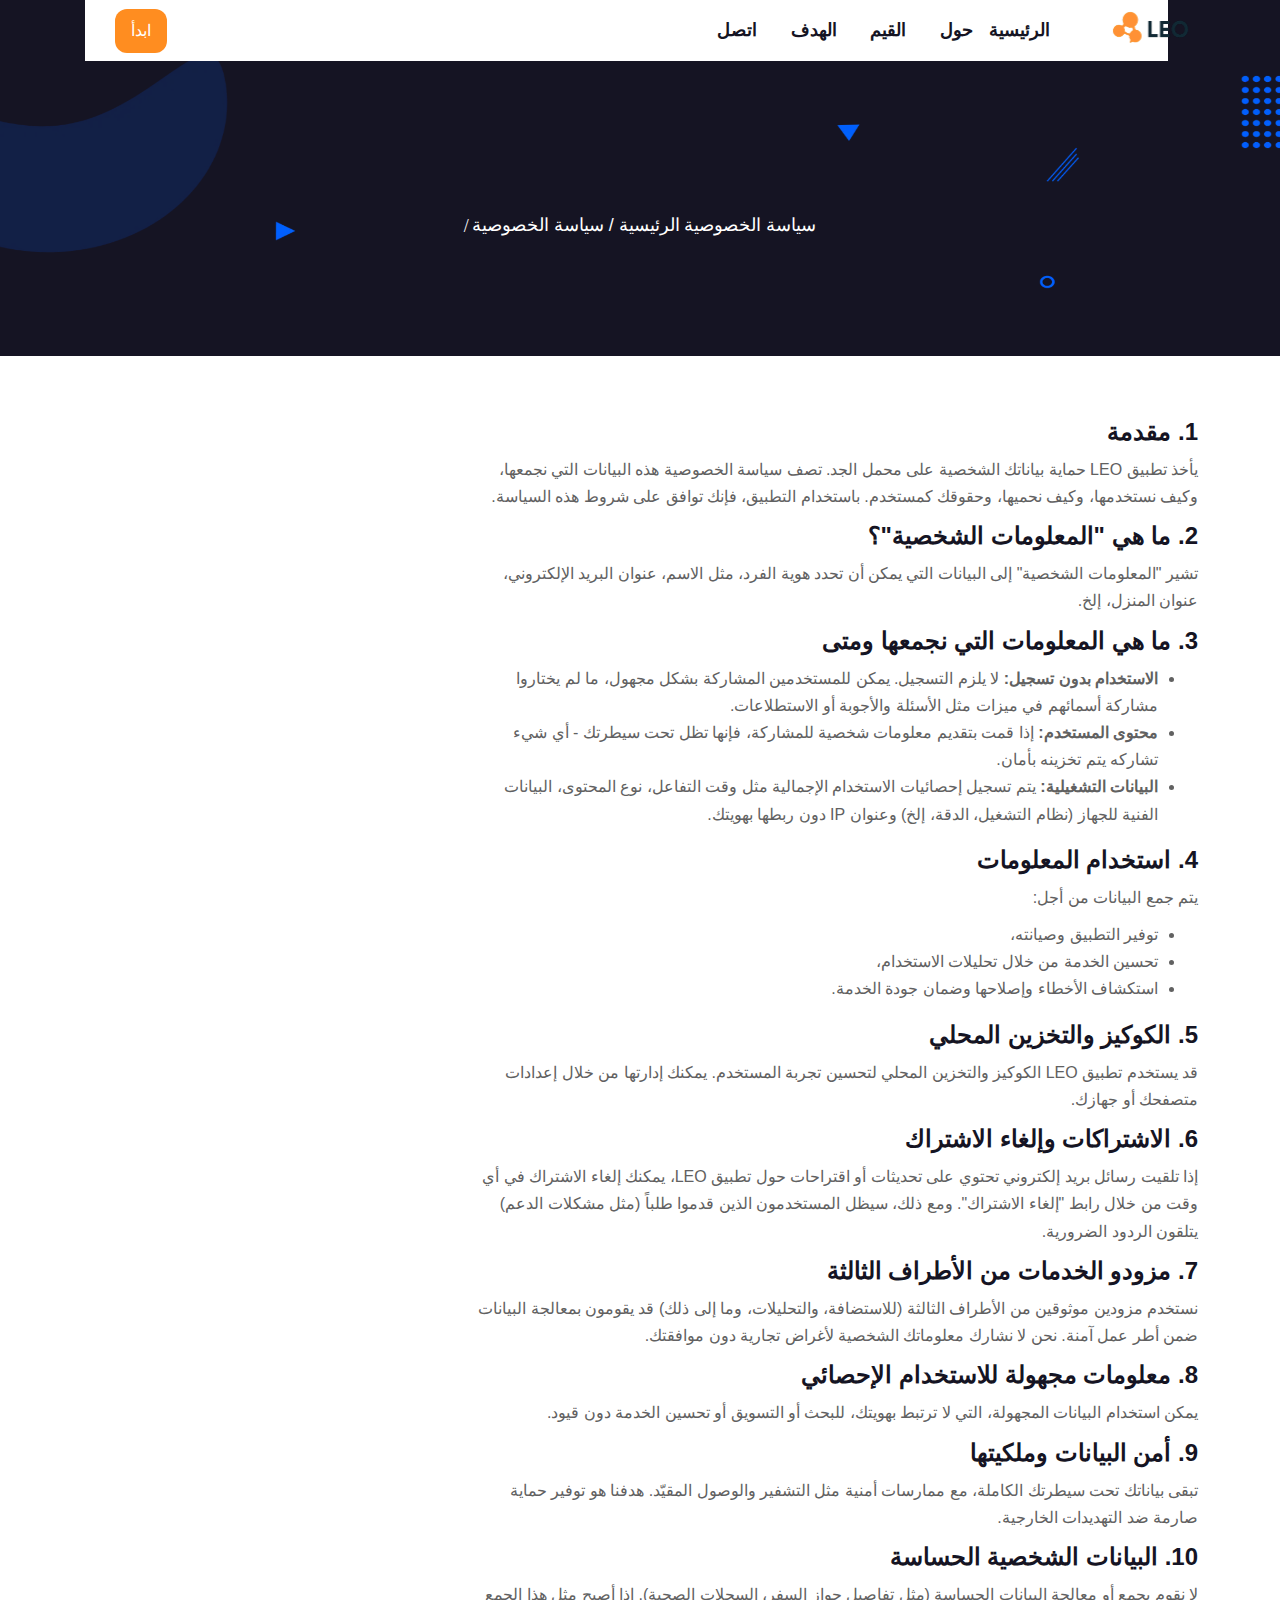
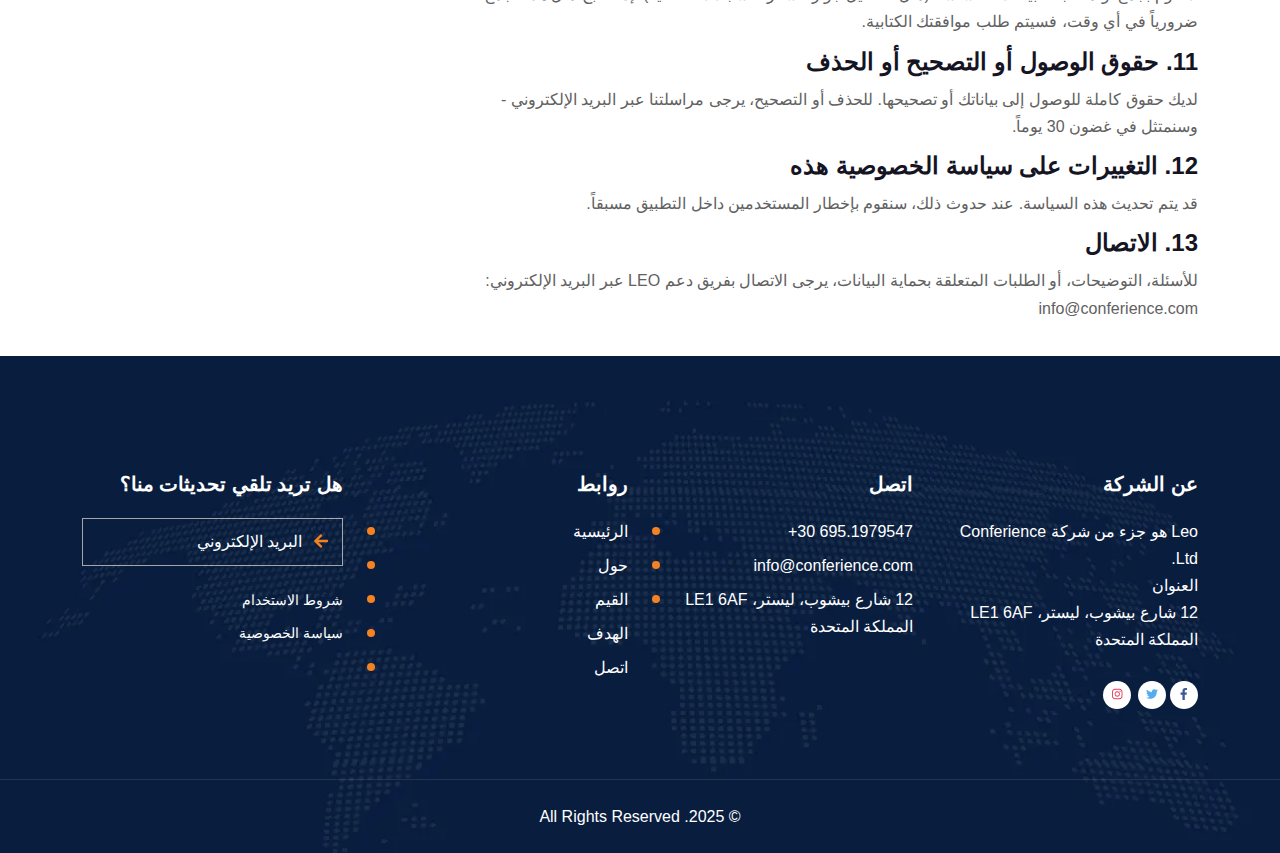
<file: policies-ar.html>
<!DOCTYPE html>
<html lang="ar" dir="rtl">
  <head>
    <meta charset="UTF-8" />
    <meta name="viewport" content="width=device-width, initial-scale=1.0" />
    <meta http-equiv="X-UA-Compatible" content="IE=edge" />
    <title>Privacy Policy</title>
    <link
      rel="icon"
      href="assets/img/LeoOrange.png"
      sizes="20x20"
      type="image/png"
    />

    <!-- Stylesheet -->
    <link rel="stylesheet" href="assets/css/bootstrap.min.css" />
    <link rel="stylesheet" href="assets/css/animate.min.css" />
    <link rel="stylesheet" href="assets/css/fontawesome.min.css" />
    <link rel="stylesheet" href="assets/css/custom-icon.css" />
    <link rel="stylesheet" href="assets/css/nice-select.min.css" />
    <link rel="stylesheet" href="assets/css/magnific.min.css" />
    <link rel="stylesheet" href="assets/css/owl.min.css" />
    <link rel="stylesheet" href="assets/css/slick.min.css" />
    <link rel="stylesheet" href="assets/css/style.css" />
    <link rel="stylesheet" href="assets/css/responsive.css" />
    <link rel="stylesheet" href="assets/css/overrides.css?v=3" />
  </head>
  <body class="sc5">
    <!-- navbar start -->
    <nav class="navbar navbar-area navbar-expand-lg">
      <div class="container nav-container navbar-bg">
        <div class="responsive-mobile-menu">
          <button
            class="menu toggle-btn d-block d-lg-none"
            data-target="#Iitechie_main_menu"
            aria-expanded="false"
            aria-label="Toggle navigation"
          >
            <span class="icon-left"></span>
            <span class="icon-right"></span>
          </button>
        </div>
        <div class="logo">
          <a href="index-ar.html"
            ><img src="assets/img/logoLeo.png" alt="Leo logo"
          /></a>
        </div>

        <div class="collapse navbar-collapse" id="Iitechie_main_menu">
          <ul class="navbar-nav menu-open text-lg-end">
            <li><a href="index-ar.html#home"> الرئيسية</a></li>
            <li><a href="index-ar.html#about"> حول</a></li>
            <li><a href="index-ar.html#values"> القيم</a></li>
            <li><a href="index-ar.html#goal"> الهدف</a></li>
            <li><a href="index-ar.html#contact"> اتصل</a></li>
          </ul>
        </div>
        <div class="nav-right-part nav-right-part-desktop align-self-center">
          <a
            class="btn btn-base"
            href="mailto:info@conferience.com?subject=Interested%20in%20LEO&body=Hello%20Conferience%20team%2C%0D%0A%0D%0AI%27d%20like%20to%20learn%20more%20about%20LEO.%0D%0A%0D%0AName%3A%20%0D%0ACompany%3A%20%0D%0APhone%3A%20%0D%0A%0D%0AThanks%21"
          >
            ابدأ
          </a>
        </div>
      </div>
    </nav>
    <!-- navbar end -->

    <!-- page title start -->
    <div class="breadcrumb-area bg-black bg-relative">
      <div
        class="banner-bg-img"
        style="background-image: url('./assets/img/bg/1.webp')"
      ></div>
      <div class="container">
        <div class="row justify-content-center">
          <div class="col-xl-7 col-lg-8">
            <div class="breadcrumb-inner text-center">
              <h2 class="page-title"></h2>
              <ul class="page-list">
                <li><a href="index-en.html"> سياسة الخصوصية</a></li>
                <li>الرئيسية / سياسة الخصوصية</li>
              </ul>
            </div>
          </div>
        </div>
      </div>
    </div>
    <!-- page title end -->

    <!-- service details page start/κειμενο -->
    <div class="blog-area pd-top-60 mb-4">
      <div class="container">
        <div class="row">
          <div class="col-lg-8 order-lg-first">
            <div class="blog-details-page-content">
              <div class="details">
                <h4>1. مقدمة</h4>
                <p>
                  يأخذ تطبيق LEO حماية بياناتك الشخصية على محمل الجد. تصف سياسة
                  الخصوصية هذه البيانات التي نجمعها، وكيف نستخدمها، وكيف نحميها،
                  وحقوقك كمستخدم. باستخدام التطبيق، فإنك توافق على شروط هذه
                  السياسة.
                </p>

                <h4>2. ما هي "المعلومات الشخصية"؟</h4>
                <p>
                  تشير "المعلومات الشخصية" إلى البيانات التي يمكن أن تحدد هوية
                  الفرد، مثل الاسم، عنوان البريد الإلكتروني، عنوان المنزل، إلخ.
                </p>

                <h4>3. ما هي المعلومات التي نجمعها ومتى</h4>
                <ul>
                  <li>
                    <strong>الاستخدام بدون تسجيل:</strong> لا يلزم التسجيل. يمكن
                    للمستخدمين المشاركة بشكل مجهول، ما لم يختاروا مشاركة أسمائهم
                    في ميزات مثل الأسئلة والأجوبة أو الاستطلاعات.
                  </li>
                  <li>
                    <strong>محتوى المستخدم:</strong> إذا قمت بتقديم معلومات
                    شخصية للمشاركة، فإنها تظل تحت سيطرتك - أي شيء تشاركه يتم
                    تخزينه بأمان.
                  </li>
                  <li>
                    <strong>البيانات التشغيلية:</strong> يتم تسجيل إحصائيات
                    الاستخدام الإجمالية مثل وقت التفاعل، نوع المحتوى، البيانات
                    الفنية للجهاز (نظام التشغيل، الدقة، إلخ) وعنوان IP دون ربطها
                    بهويتك.
                  </li>
                </ul>

                <h4>4. استخدام المعلومات</h4>
                <p>يتم جمع البيانات من أجل:</p>
                <ul>
                  <li>توفير التطبيق وصيانته،</li>
                  <li>تحسين الخدمة من خلال تحليلات الاستخدام،</li>
                  <li>استكشاف الأخطاء وإصلاحها وضمان جودة الخدمة.</li>
                </ul>

                <h4>5. الكوكيز والتخزين المحلي</h4>
                <p>
                  قد يستخدم تطبيق LEO الكوكيز والتخزين المحلي لتحسين تجربة
                  المستخدم. يمكنك إدارتها من خلال إعدادات متصفحك أو جهازك.
                </p>

                <h4>6. الاشتراكات وإلغاء الاشتراك</h4>
                <p>
                  إذا تلقيت رسائل بريد إلكتروني تحتوي على تحديثات أو اقتراحات
                  حول تطبيق LEO، يمكنك إلغاء الاشتراك في أي وقت من خلال رابط
                  "إلغاء الاشتراك". ومع ذلك، سيظل المستخدمون الذين قدموا طلباً
                  (مثل مشكلات الدعم) يتلقون الردود الضرورية.
                </p>

                <h4>7. مزودو الخدمات من الأطراف الثالثة</h4>
                <p>
                  نستخدم مزودين موثوقين من الأطراف الثالثة (للاستضافة،
                  والتحليلات، وما إلى ذلك) قد يقومون بمعالجة البيانات ضمن أطر
                  عمل آمنة. نحن لا نشارك معلوماتك الشخصية لأغراض تجارية دون
                  موافقتك.
                </p>

                <h4>8. معلومات مجهولة للاستخدام الإحصائي</h4>
                <p>
                  يمكن استخدام البيانات المجهولة، التي لا ترتبط بهويتك، للبحث أو
                  التسويق أو تحسين الخدمة دون قيود.
                </p>

                <h4>9. أمن البيانات وملكيتها</h4>
                <p>
                  تبقى بياناتك تحت سيطرتك الكاملة، مع ممارسات أمنية مثل التشفير
                  والوصول المقيّد. هدفنا هو توفير حماية صارمة ضد التهديدات
                  الخارجية.
                </p>

                <h4>10. البيانات الشخصية الحساسة</h4>
                <p>
                  لا نقوم بجمع أو معالجة البيانات الحساسة (مثل تفاصيل جواز
                  السفر، السجلات الصحية). إذا أصبح مثل هذا الجمع ضرورياً في أي
                  وقت، فسيتم طلب موافقتك الكتابية.
                </p>

                <h4>11. حقوق الوصول أو التصحيح أو الحذف</h4>
                <p>
                  لديك حقوق كاملة للوصول إلى بياناتك أو تصحيحها. للحذف أو
                  التصحيح، يرجى مراسلتنا عبر البريد الإلكتروني - وسنمتثل في غضون
                  30 يوماً.
                </p>

                <h4>12. التغييرات على سياسة الخصوصية هذه</h4>
                <p>
                  قد يتم تحديث هذه السياسة. عند حدوث ذلك، سنقوم بإخطار
                  المستخدمين داخل التطبيق مسبقاً.
                </p>

                <h4>13. الاتصال</h4>
                <p>
                  للأسئلة، التوضيحات، أو الطلبات المتعلقة بحماية البيانات، يرجى
                  الاتصال بفريق دعم LEO عبر البريد الإلكتروني:
                  info@conferience.com
                </p>
              </div>
            </div>
          </div>
        </div>
      </div>
    </div>
    <!-- service details page end -->

    <!-- footer area start -->
    <footer
      class="footer-area bg-black bg-cover"
      style="background-image: url('./assets/img/bg/2.webp')"
    >
      <div class="container">
        <div class="row">
          <!-- About -->
          <div class="col-lg-3 col-md-6">
            <div class="widget widget_about">
              <h4 class="widget-title">عن الشركة</h4>
              <div class="details">
                <p>Leo هو جزء من شركة Conferience Ltd.</p>
                <p>العنوان</p>
                <p>
                  12 شارع بيشوب، ليستر، LE1 6AF<br />
                  المملكة المتحدة
                </p>
                <ul class="social-media">
                  <li>
                    <a class="facebook" href="#">
                      <i class="fab fa-facebook-f"></i>
                    </a>
                  </li>
                  <li>
                    <a class="twitter" href="#">
                      <i class="fab fa-twitter"></i>
                    </a>
                  </li>
                  <li>
                    <a class="instagram" href="#">
                      <i class="fab fa-instagram"></i>
                    </a>
                  </li>
                </ul>
              </div>
            </div>
          </div>

          <!-- Contact -->
          <div class="col-lg-3 col-md-6">
            <div class="widget widget_nav_menu">
              <h4 class="widget-title">اتصل</h4>
              <ul>
                <li>
                  <a href="index-ar.html#contact" dir="ltr">+30 695.1979547</a>
                </li>
                <li>
                  <a href="index-ar.html#contact">info@conferience.com</a>
                </li>
                <li>
                  <a href="index-ar.html#contact">
                    12 شارع بيشوب، ليستر، LE1 6AF المملكة المتحدة</a
                  >
                </li>
              </ul>
            </div>
          </div>

          <!-- Links -->
          <div class="col-lg-3 col-md-6">
            <div class="widget widget_nav_menu">
              <h4 class="widget-title">روابط</h4>
              <ul>
                <li><a href="index-ar.html#home"> الرئيسية</a></li>
                <li><a href="index-ar.html#about"> حول</a></li>
                <li><a href="index-ar.html#values"> القيم</a></li>
                <li><a href="index-ar.html#goal"> الهدف</a></li>
                <li><a href="index-ar.html#contact"> اتصل</a></li>
              </ul>
            </div>
          </div>

          <!-- Subscribe -->
          <div class="col-lg-3 col-md-6">
            <div class="widget widget_subscribe">
              <h4 class="widget-title">هل تريد تلقي تحديثات منا؟</h4>
              <div class="single-input-inner style-border style-bg-none">
                <input type="email" placeholder="البريد الإلكتروني" />
                <button class="subscribe-btn" aria-label="اشترك">
                  <i class="fa fa-arrow-left"></i>
                </button>
              </div>
              <ul>
                <li><a href="terms-ar.html"> شروط الاستخدام</a></li>
                <li><a href="policies-ar.html"> سياسة الخصوصية</a></li>
              </ul>
            </div>
          </div>
        </div>
      </div>
      <div class="footer-bottom text-center">
        <div class="container">
          <div class="row">
            <div class="col-md-12 align-self-center">
              <p>© 2025. All Rights Reserved</p>
            </div>
          </div>
        </div>
      </div>
    </footer>
    <!-- footer area end -->

    <!-- back to top -->
    <div class="back-to-top">
      <span class="back-top"><i class="fa fa-angle-up"></i></span>
    </div>
    <!-- back to top end -->

    <!-- all plugins -->
    <script src="assets/js/jquery.min.js"></script>
    <script src="assets/js/bootstrap.min.js"></script>
    <script src="assets/js/fontawesome.min.js"></script>
    <script src="assets/js/nice-select.min.js"></script>
    <script src="assets/js/magnific.min.js"></script>
    <script src="assets/js/isotope.min.js"></script>
    <script src="assets/js/imageload.min.js"></script>
    <script src="assets/js/owl.min.js"></script>
    <script src="assets/js/slick.min.js"></script>
    <script src="assets/js/tweenmax.min.js"></script>
    <script src="assets/js/waypoint.js"></script>
    <script src="assets/js/counterup.js"></script>

    <!-- main js  -->
    <script src="assets/js/main.js"></script>
  </body>
</html>
</file>
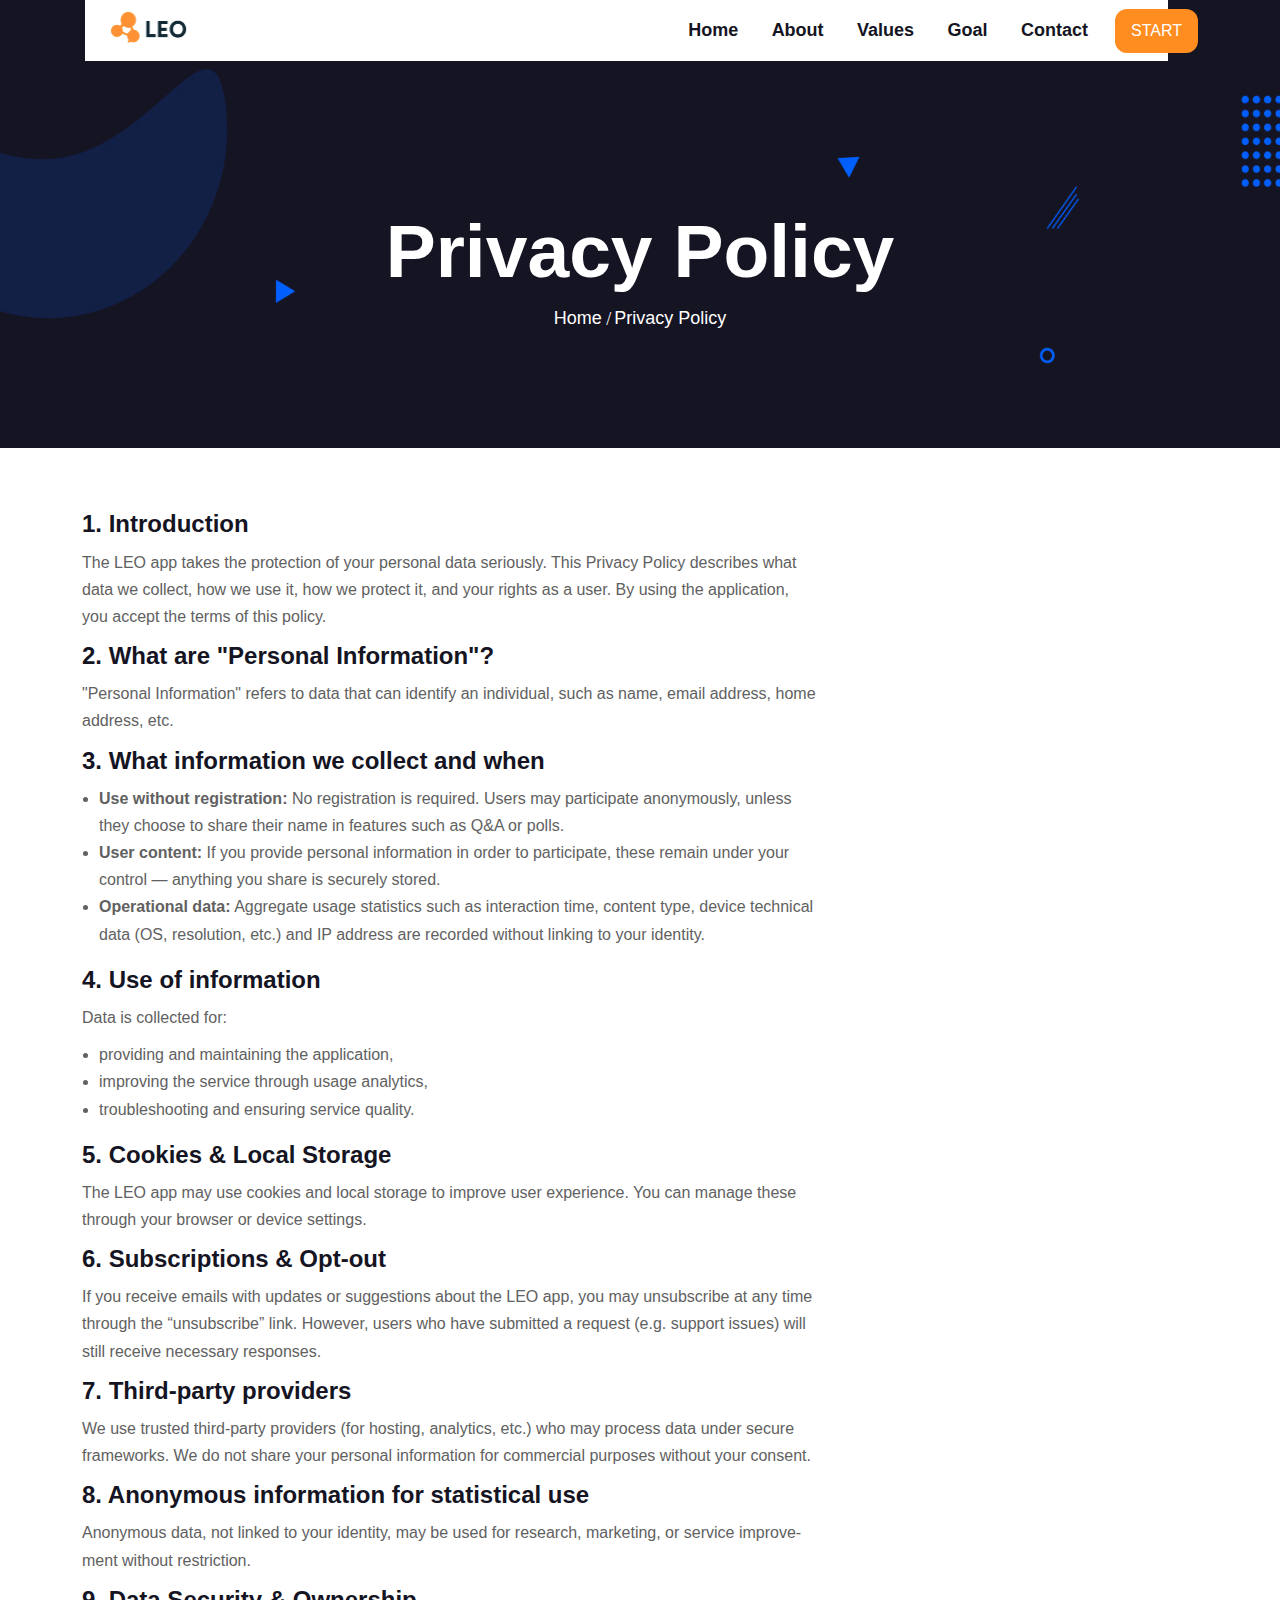
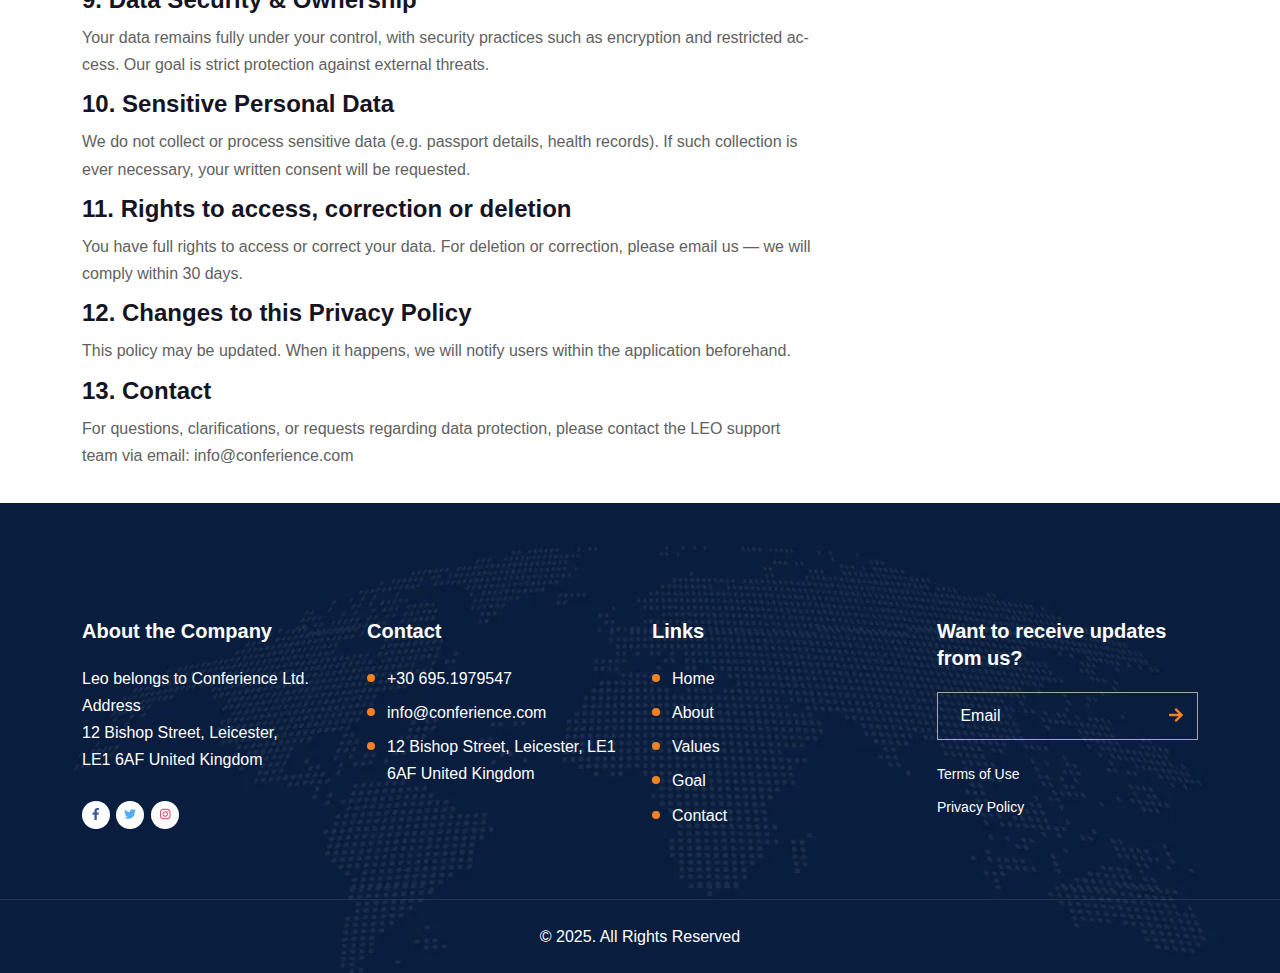
<file: policies-en.html>
<!DOCTYPE html>
<html lang="en">
  <head>
    <meta charset="UTF-8" />
    <meta name="viewport" content="width=device-width, initial-scale=1.0" />
    <meta http-equiv="X-UA-Compatible" content="IE=edge" />
    <title>Privacy Policy</title>
    <link
      rel="icon"
      href="assets/img/LeoOrange.png"
      sizes="20x20"
      type="image/png"
    />

    <!-- Stylesheet -->
    <link rel="stylesheet" href="assets/css/bootstrap.min.css" />
    <link rel="stylesheet" href="assets/css/animate.min.css" />
    <link rel="stylesheet" href="assets/css/fontawesome.min.css" />
    <link rel="stylesheet" href="assets/css/custom-icon.css" />
    <link rel="stylesheet" href="assets/css/nice-select.min.css" />
    <link rel="stylesheet" href="assets/css/magnific.min.css" />
    <link rel="stylesheet" href="assets/css/owl.min.css" />
    <link rel="stylesheet" href="assets/css/slick.min.css" />
    <link rel="stylesheet" href="assets/css/style.css" />
    <link rel="stylesheet" href="assets/css/responsive.css" />
    <link rel="stylesheet" href="assets/css/overrides.css?v=3" />
  </head>

  <body class="sc5">
    <!-- navbar start -->
    <nav class="navbar navbar-area navbar-expand-lg">
      <div class="container nav-container navbar-bg">
        <div class="responsive-mobile-menu">
          <button
            class="menu toggle-btn d-block d-lg-none"
            data-target="#Iitechie_main_menu"
            aria-expanded="false"
            aria-label="Toggle navigation"
          >
            <span class="icon-left"></span>
            <span class="icon-right"></span>
          </button>
        </div>
        <div class="logo">
          <a href="index-en.html"
            ><img src="assets/img/logoLeo.png" alt="Leo logo"
          /></a>
        </div>

        <div class="collapse navbar-collapse" id="Iitechie_main_menu">
          <ul class="navbar-nav menu-open text-lg-end">
            <li><a href="index-en.html#home">Home</a></li>
            <li><a href="index-en.html#about">About</a></li>
            <li><a href="index-en.html#values">Values</a></li>
            <li><a href="index-en.html#goal">Goal</a></li>
            <li><a href="index-en.html#contact">Contact</a></li>
          </ul>
        </div>
        <div class="nav-right-part nav-right-part-desktop align-self-center">
          <a class="btn btn-base" href="#">START</a>
        </div>
      </div>
    </nav>
    <!-- navbar end -->

    <!-- page title start -->
    <div class="breadcrumb-area bg-black bg-relative">
      <div
        class="banner-bg-img"
        style="background-image: url('./assets/img/bg/1.webp')"
      ></div>
      <div class="container">
        <div class="row justify-content-center">
          <div class="col-xl-7 col-lg-8">
            <div class="breadcrumb-inner text-center">
              <h2 class="page-title">Privacy Policy</h2>
              <ul class="page-list">
                <li><a href="index-en.html">Home</a></li>
                <li>Privacy Policy</li>
              </ul>
            </div>
          </div>
        </div>
      </div>
    </div>
    <!-- page title end -->

    <!-- service details page start -->
    <div class="blog-area pd-top-60 mb-4">
      <div class="container">
        <div class="row">
          <div class="col-lg-8 order-lg-first">
            <div class="blog-details-page-content">
              <div class="details">
                <h4>1. Introduction</h4>
                <p>
                  The LEO app takes the protection of your personal data
                  seriously. This Privacy Policy describes what data we collect,
                  how we use it, how we protect it, and your rights as a user.
                  By using the application, you accept the terms of this policy.
                </p>

                <h4>2. What are "Personal Information"?</h4>
                <p>
                  "Personal Information" refers to data that can identify an
                  individual, such as name, email address, home address, etc.
                </p>

                <h4>3. What information we collect and when</h4>
                <ul>
                  <li>
                    <strong>Use without registration:</strong> No registration
                    is required. Users may participate anonymously, unless they
                    choose to share their name in features such as Q&A or polls.
                  </li>
                  <li>
                    <strong>User content:</strong> If you provide personal
                    information in order to participate, these remain under your
                    control — anything you share is securely stored.
                  </li>
                  <li>
                    <strong>Operational data:</strong> Aggregate usage
                    statistics such as interaction time, content type, device
                    technical data (OS, resolution, etc.) and IP address are
                    recorded without linking to your identity.
                  </li>
                </ul>

                <h4>4. Use of information</h4>
                <p>Data is collected for:</p>
                <ul>
                  <li>providing and maintaining the application,</li>
                  <li>improving the service through usage analytics,</li>
                  <li>troubleshooting and ensuring service quality.</li>
                </ul>

                <h4>5. Cookies & Local Storage</h4>
                <p>
                  The LEO app may use cookies and local storage to improve user
                  experience. You can manage these through your browser or
                  device settings.
                </p>

                <h4>6. Subscriptions & Opt-out</h4>
                <p>
                  If you receive emails with updates or suggestions about the
                  LEO app, you may unsubscribe at any time through the
                  “unsubscribe” link. However, users who have submitted a
                  request (e.g. support issues) will still receive necessary
                  responses.
                </p>

                <h4>7. Third-party providers</h4>
                <p>
                  We use trusted third-party providers (for hosting, analytics,
                  etc.) who may process data under secure frameworks. We do not
                  share your personal information for commercial purposes
                  without your consent.
                </p>

                <h4>8. Anonymous information for statistical use</h4>
                <p>
                  Anonymous data, not linked to your identity, may be used for
                  research, marketing, or service improvement without
                  restriction.
                </p>

                <h4>9. Data Security & Ownership</h4>
                <p>
                  Your data remains fully under your control, with security
                  practices such as encryption and restricted access. Our goal
                  is strict protection against external threats.
                </p>

                <h4>10. Sensitive Personal Data</h4>
                <p>
                  We do not collect or process sensitive data (e.g. passport
                  details, health records). If such collection is ever
                  necessary, your written consent will be requested.
                </p>

                <h4>11. Rights to access, correction or deletion</h4>
                <p>
                  You have full rights to access or correct your data. For
                  deletion or correction, please email us — we will comply
                  within 30 days.
                </p>

                <h4>12. Changes to this Privacy Policy</h4>
                <p>
                  This policy may be updated. When it happens, we will notify
                  users within the application beforehand.
                </p>

                <h4>13. Contact</h4>
                <p>
                  For questions, clarifications, or requests regarding data
                  protection, please contact the LEO support team via email:
                  info@conferience.com
                </p>
              </div>
            </div>
          </div>
        </div>
      </div>
    </div>
    <!-- service details page end -->

    <!-- footer start -->
    <footer
      class="footer-area bg-black bg-cover"
      style="background-image: url('./assets/img/bg/2.webp')"
    >
      <div class="container">
        <div class="row">
          <!-- About -->
          <div class="col-lg-3 col-md-6">
            <div class="widget widget_about">
              <h4 class="widget-title">About the Company</h4>
              <div class="details">
                <p>Leo belongs to Conferience Ltd.</p>
                <p>Address</p>
                <p>
                  12 Bishop Street, Leicester,<br />
                  LE1 6AF United Kingdom
                </p>
                <ul class="social-media">
                  <li>
                    <a class="facebook" href="#"
                      ><i class="fab fa-facebook-f"></i
                    ></a>
                  </li>
                  <li>
                    <a class="twitter" href="#"
                      ><i class="fab fa-twitter"></i
                    ></a>
                  </li>
                  <li>
                    <a class="instagram" href="#"
                      ><i class="fab fa-instagram"></i
                    ></a>
                  </li>
                </ul>
              </div>
            </div>
          </div>

          <!-- Contact -->
          <div class="col-lg-3 col-md-6">
            <div class="widget widget_nav_menu">
              <h4 class="widget-title">Contact</h4>
              <ul>
                <li><a href="#contact">+30 695.1979547</a></li>
                <li><a href="#contact">info@conferience.com </a></li>
                <li>
                  <a href="#contact"
                    >12 Bishop Street, Leicester, LE1 6AF United Kingdom</a
                  >
                </li>
              </ul>
            </div>
          </div>

          <!-- Links -->
          <div class="col-lg-3 col-md-6">
            <div class="widget widget_nav_menu">
              <h4 class="widget-title">Links</h4>
              <ul>
                <li><a href="index-en.html#home">Home</a></li>
                <li><a href="index-en.html#about">About</a></li>
                <li><a href="index-en.html#values">Values</a></li>
                <li><a href="index-en.html#goal">Goal</a></li>
                <li><a href="index-en.html#contact">Contact</a></li>
              </ul>
            </div>
          </div>

          <!-- Subscribe -->
          <div class="col-lg-3 col-md-6">
            <div class="widget widget_subscribe">
              <h4 class="widget-title">Want to receive updates from us?</h4>
              <div class="single-input-inner style-border style-bg-none">
                <input type="text" placeholder=" Email" />
                <button><i class="fa fa-arrow-right"></i></button>
              </div>
              <ul>
                <li><a href="terms-en.html">Terms of Use</a></li>
                <li><a href="policies-en.html">Privacy Policy</a></li>
              </ul>
            </div>
          </div>
        </div>
      </div>

      <div class="footer-bottom text-center">
        <div class="container">
          <div class="row">
            <div class="col-md-12 align-self-center">
              <p>© 2025. All Rights Reserved</p>
            </div>
          </div>
        </div>
      </div>
    </footer>
    <!-- footer end -->

    <!-- back to top -->
    <div class="back-to-top">
      <span class="back-top"><i class="fa fa-angle-up"></i></span>
    </div>

    <!-- all plugins -->
    <script src="assets/js/jquery.min.js"></script>
    <script src="assets/js/bootstrap.min.js"></script>
    <script src="assets/js/fontawesome.min.js"></script>
    <script src="assets/js/nice-select.min.js"></script>
    <script src="assets/js/magnific.min.js"></script>
    <script src="assets/js/isotope.min.js"></script>
    <script src="assets/js/imageload.min.js"></script>
    <script src="assets/js/owl.min.js"></script>
    <script src="assets/js/slick.min.js"></script>
    <script src="assets/js/tweenmax.min.js"></script>
    <script src="assets/js/waypoint.js"></script>
    <script src="assets/js/counterup.js"></script>
    <script src="assets/js/main.js"></script>
  </body>
</html>
</file>
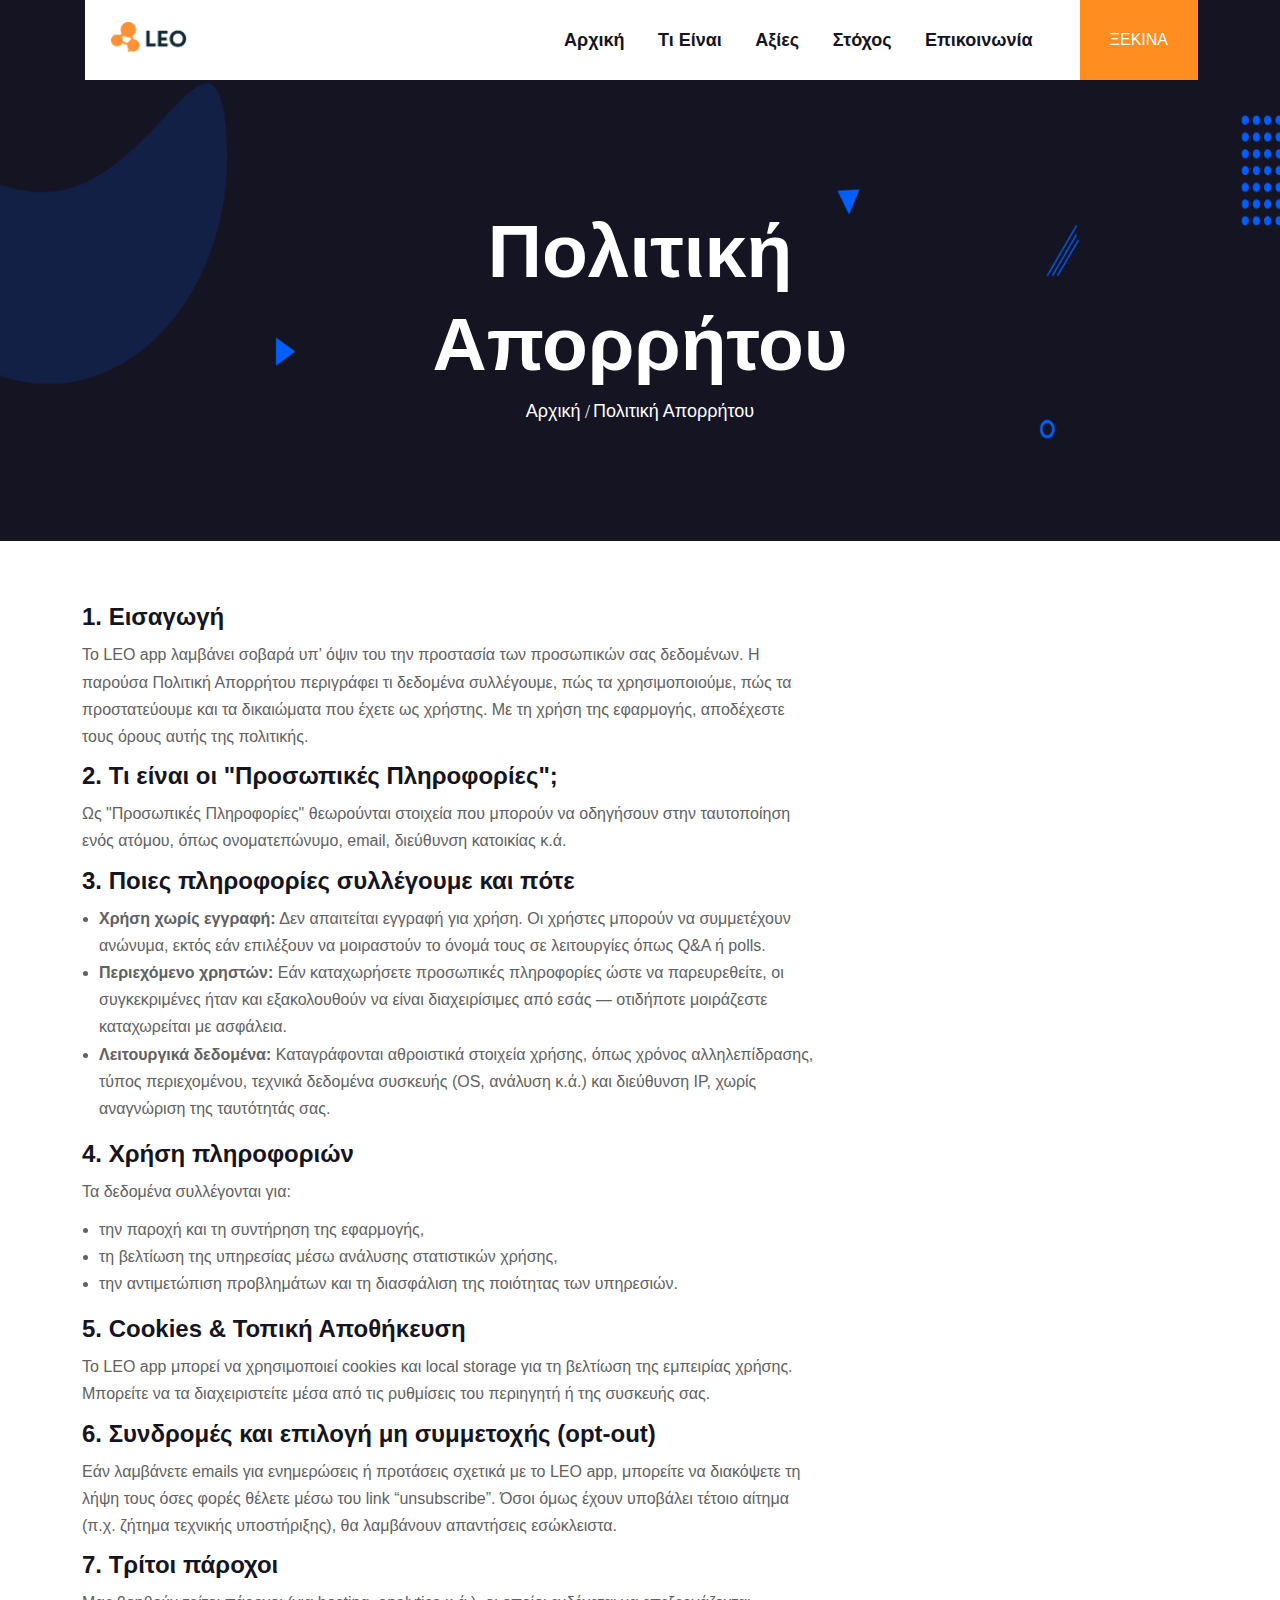
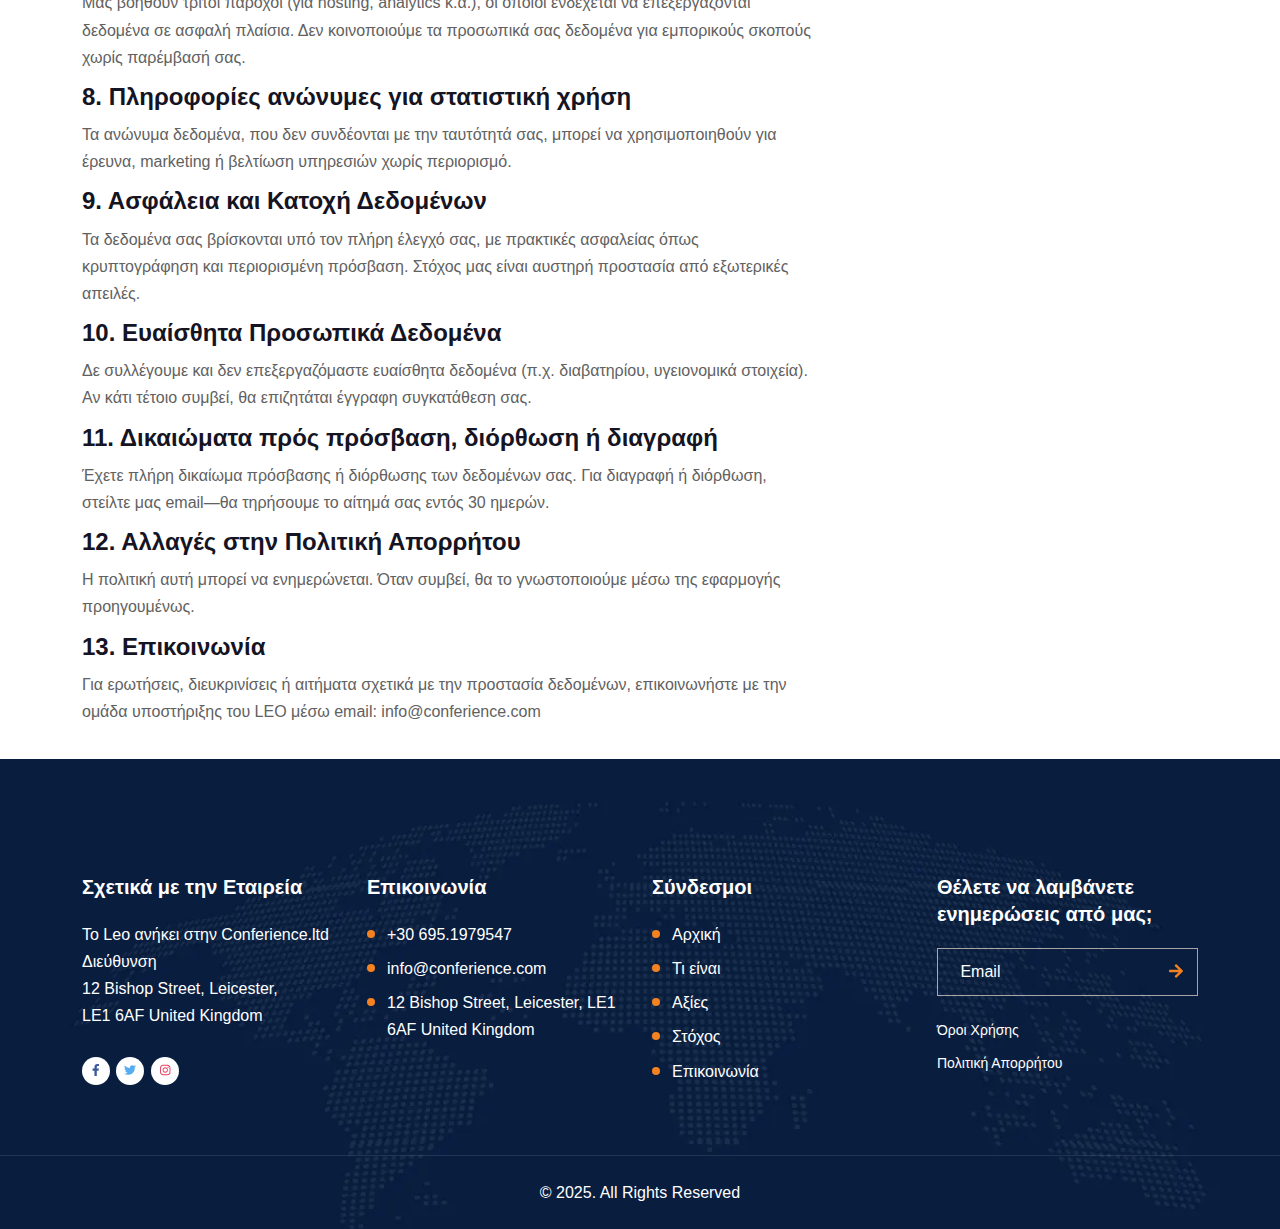
<file: policies.html>
<!DOCTYPE html>
<html lang="zxx">

<head>
  <meta charset="UTF-8" />
  <meta name="viewport" content="width=device-width, initial-scale=1.0" />
  <meta http-equiv="X-UA-Compatible" content="IE=edge" />
  <meta http-equiv="X-UA-Compatible" content="ie=edge" />
  <title>Policies</title>
  <link rel="icon" href="assets/img/LeoOrange.png" sizes="20x20" type="image/png" />

  <!-- Stylesheet -->
  <link rel="stylesheet" href="assets/css/bootstrap.min.css" />
  <link rel="stylesheet" href="assets/css/animate.min.css" />
  <link rel="stylesheet" href="assets/css/fontawesome.min.css" />
  <link rel="stylesheet" href="assets/css/custom-icon.css" />
  <link rel="stylesheet" href="assets/css/nice-select.min.css" />
  <link rel="stylesheet" href="assets/css/magnific.min.css" />
  <link rel="stylesheet" href="assets/css/owl.min.css" />
  <link rel="stylesheet" href="assets/css/slick.min.css" />
  <link rel="stylesheet" href="assets/css/style.css" />
  <link rel="stylesheet" href="assets/css/responsive.css" />
</head>

<body class="sc5">
  <nav class="navbar navbar-area navbar-expand-lg">
    <div class="container nav-container navbar-bg">
      <div class="responsive-mobile-menu">
        <button class="menu toggle-btn d-block d-lg-none" data-target="#Iitechie_main_menu" aria-expanded="false"
          aria-label="Toggle navigation">
          <span class="icon-left"></span>
          <span class="icon-right"></span>
        </button>
      </div>
      <div class="logo">
        <a href="index.html"><img src="assets/img/logoLeo.png" alt="img" /></a>
      </div>

      <div class="collapse navbar-collapse" id="Iitechie_main_menu">
        <ul class="navbar-nav menu-open text-lg-end">
          <li><a href="index.html#home">Αρχική</a></li>
          <li><a href="index.html#about">Τι είναι</a></li>
          <li><a href="index.html#values">Αξίες</a></li>
          <li><a href="index.html#goal">Στόχος</a></li>
          <li><a href="index.html#contact">Επικοινωνία</a></li>
        </ul>
      </div>
      <div class="nav-right-part nav-right-part-desktop align-self-center">
        <a class="btn btn-base"
          href="mailto:info@conferience.com?subject=Ενδιαφέρον%20για%20LEO&body=Γεια%20σας%2C%0D%0A%0D%0AΘα%20ήθελα%20να%20μάθω%20περισσότερα%20για%20το%20LEO.%0D%0A%0D%0AΌνομα%3A%20%0D%0AΕταιρεία%3A%20%0D%0AΤηλέφωνο%3A%20%0D%0A%0D%0AΕυχαριστώ%21">
          ΞΕΚΙΝΑ
        </a>
      </div>
    </div>
  </nav>
  <!-- navbar end -->

  <!-- page title start -->
  <div class="breadcrumb-area bg-black bg-relative">
    <div class="banner-bg-img" style="background-image: url('./assets/img/bg/1.webp')"></div>
    <div class="container">
      <div class="row justify-content-center">
        <div class="col-xl-7 col-lg-8">
          <div class="breadcrumb-inner text-center">
            <h2 class="page-title">Πολιτική Απορρήτου</h2>
            <ul class="page-list">
              <li><a href="index.html">Αρχική</a></li>
              <li>Πολιτική Απορρήτου</li>
            </ul>
          </div>
        </div>
      </div>
    </div>
  </div>
  <!-- page title end -->

  <!-- service details page start/κείμενο -->
  <div class="blog-area pd-top-60 mb-4">
    <div class="container">
      <div class="row">
        <div class="col-lg-8 order-lg-first">
          <div class="blog-details-page-content">

            <div class="details">
              <h4>1. Εισαγωγή</h4>
              <p>
                Το LEO app λαμβάνει σοβαρά υπ’ όψιν του την προστασία των προσωπικών σας δεδομένων. Η παρούσα Πολιτική
                Απορρήτου περιγράφει τι δεδομένα συλλέγουμε, πώς τα χρησιμοποιούμε, πώς τα προστατεύουμε και τα
                δικαιώματα που έχετε ως χρήστης. Με τη χρήση της εφαρμογής, αποδέχεστε τους όρους αυτής της πολιτικής.
              </p>
              <h4>2. Τι είναι οι "Προσωπικές Πληροφορίες";</h4>
              <p>
                Ως "Προσωπικές Πληροφορίες" θεωρούνται στοιχεία που μπορούν να οδηγήσουν στην ταυτοποίηση ενός ατόμου,
                όπως ονοματεπώνυμο, email, διεύθυνση κατοικίας κ.ά.
              </p>
              <h4>3. Ποιες πληροφορίες συλλέγουμε και πότε</h4>
              <ul>
                <li>
                  <strong>Χρήση χωρίς εγγραφή:</strong> Δεν απαιτείται εγγραφή για χρήση. Οι χρήστες μπορούν να
                  συμμετέχουν ανώνυμα, εκτός εάν επιλέξουν να μοιραστούν το όνομά τους σε λειτουργίες όπως Q&A ή polls.
                </li>
                <li>
                  <strong>Περιεχόμενο χρηστών:</strong> Εάν καταχωρήσετε προσωπικές πληροφορίες ώστε να παρευρεθείτε, οι
                  συγκεκριμένες ήταν και εξακολουθούν να είναι διαχειρίσιμες από εσάς — οτιδήποτε μοιράζεστε
                  καταχωρείται με ασφάλεια.
                </li>
                <li>
                  <strong>Λειτουργικά δεδομένα:</strong> Καταγράφονται αθροιστικά στοιχεία χρήσης, όπως χρόνος
                  αλληλεπίδρασης, τύπος περιεχομένου, τεχνικά δεδομένα συσκευής (OS, ανάλυση κ.ά.) και διεύθυνση IP,
                  χωρίς αναγνώριση της ταυτότητάς σας.
                </li>
              </ul>

              <h4>4. Χρήση πληροφοριών</h4>
              <p>Τα δεδομένα συλλέγονται για:</p>
              <ul>
                <li>την παροχή και τη συντήρηση της εφαρμογής,</li>
                <li>τη βελτίωση της υπηρεσίας μέσω ανάλυσης στατιστικών χρήσης,</li>
                <li>την αντιμετώπιση προβλημάτων και τη διασφάλιση της ποιότητας των υπηρεσιών.</li>
              </ul>
              <h4>5. Cookies & Τοπική Αποθήκευση</h4>
              <p>
                Το LEO app μπορεί να χρησιμοποιεί cookies και local storage για τη βελτίωση της εμπειρίας χρήσης.
                Μπορείτε να τα διαχειριστείτε μέσα από τις ρυθμίσεις του περιηγητή ή της συσκευής σας.
              </p>
              <h4>6. Συνδρομές και επιλογή μη συμμετοχής (opt-out)</h4>
              <p>
                Εάν λαμβάνετε emails για ενημερώσεις ή προτάσεις σχετικά με το LEO app, μπορείτε να διακόψετε τη λήψη
                τους όσες φορές θέλετε μέσω του link “unsubscribe”. Όσοι όμως έχουν υποβάλει τέτοιο αίτημα (π.χ. ζήτημα
                τεχνικής υποστήριξης), θα λαμβάνουν απαντήσεις εσώκλειστα.
              </p>
              <h4>7. Τρίτοι πάροχοι</h4>
              <p>
                Μας βοηθούν τρίτοι πάροχοι (για hosting, analytics κ.ά.), οι οποίοι ενδέχεται να επεξεργάζονται δεδομένα
                σε ασφαλή πλαίσια. Δεν κοινοποιούμε τα προσωπικά σας δεδομένα για εμπορικούς σκοπούς χωρίς παρέμβασή
                σας.
              </p>
              <h4>8. Πληροφορίες ανώνυμες για στατιστική χρήση</h4>
              <p>
                Τα ανώνυμα δεδομένα, που δεν συνδέονται με την ταυτότητά σας, μπορεί να χρησιμοποιηθούν για έρευνα,
                marketing ή βελτίωση υπηρεσιών χωρίς περιορισμό.
              </p>
              <h4>9. Ασφάλεια και Κατοχή Δεδομένων</h4>
              <p>
                Τα δεδομένα σας βρίσκονται υπό τον πλήρη έλεγχό σας, με πρακτικές ασφαλείας όπως κρυπτογράφηση και
                περιορισμένη πρόσβαση. Στόχος μας είναι αυστηρή προστασία από εξωτερικές απειλές.
              </p>
              <h4>10. Ευαίσθητα Προσωπικά Δεδομένα</h4>
              <p>
                Δε συλλέγουμε και δεν επεξεργαζόμαστε ευαίσθητα δεδομένα (π.χ. διαβατηρίου, υγειονομικά στοιχεία). Αν
                κάτι τέτοιο συμβεί, θα επιζητάται έγγραφη συγκατάθεση σας.
              </p>
              <h4>11. Δικαιώματα πρός πρόσβαση, διόρθωση ή διαγραφή</h4>
              <p>
                Έχετε πλήρη δικαίωμα πρόσβασης ή διόρθωσης των δεδομένων σας. Για διαγραφή ή διόρθωση, στείλτε μας
                email—θα τηρήσουμε το αίτημά σας εντός 30 ημερών.
              </p>
              <h4>12. Αλλαγές στην Πολιτική Απορρήτου</h4>
              <p>
                Η πολιτική αυτή μπορεί να ενημερώνεται. Όταν συμβεί, θα το γνωστοποιούμε μέσω της εφαρμογής
                προηγουμένως.
              </p>
              <h4>13. Επικοινωνία</h4>
              <p>
                Για ερωτήσεις, διευκρινίσεις ή αιτήματα σχετικά με την προστασία δεδομένων, επικοινωνήστε με την ομάδα
                υποστήριξης του LEO μέσω email: info@conferience.com
              </p>



            </div>
          </div>
        </div>
      </div>
    </div>
  </div>
  </div>
  <!-- service details page end -->


  <!-- footer area start -->
  <footer class="footer-area bg-black bg-cover" style="background-image: url('./assets/img/bg/2.webp')">
    <div class="container">
      <div class="row">
        <div class="col-lg-3 col-md-6">
          <div class="widget widget_about">
            <h4 class="widget-title">Σχετικά με την Εταιρεία</h4>
            <div class="details">
              <p>Το Leo ανήκει στην Conferience.ltd</p>
              <p>Διεύθυνση</p>
              <p>
                12 Bishop Street, Leicester,<br />
                LE1 6AF United Kingdom
              </p>
              <ul class="social-media">
                <li>
                  <a class="facebook" href="#">
                    <i class="fab fa-facebook-f"></i>
                  </a>
                </li>
                <li>
                  <a class="twitter" href="#">
                    <i class="fab fa-twitter"></i>
                  </a>
                </li>
                <li>
                  <a class="instagram" href="#">
                    <i class="fab fa-instagram"></i>
                  </a>
                </li>
              </ul>
            </div>
          </div>
        </div>

        <div class="col-lg-3 col-md-6">
          <div class="widget widget_nav_menu">
            <h4 class="widget-title">Επικοινωνία</h4>
            <ul>
              <li><a href="#contact">+30 695.1979547</a></li>
              <li><a href="#contact">info@conferience.com </a></li>
              <li>
                <a href="#contact">12 Bishop Street, Leicester, LE1 6AF United Kingdom</a>
              </li>
            </ul>
          </div>
        </div>

        <div class="col-lg-3 col-md-6">
          <div class="widget widget_nav_menu">
            <h4 class="widget-title">Σύνδεσμοι</h4>
            <ul>
              <li><a href="index.html#home">Αρχική</a></li>
              <li><a href="index.html#about">Τι είναι </a></li>
              <li><a href="index.html#values">Αξίες</a></li>
              <li><a href="index.html#goal">Στόχος</a></li>
              <li><a href="index.html#contact">Επικοινωνία</a></li>

            </ul>
          </div>
        </div>

        <div class="col-lg-3 col-md-6">
          <div class="widget widget_subscribe">
            <h4 class="widget-title">
              Θέλετε να λαμβάνετε ενημερώσεις από μας;
            </h4>
            <div class="single-input-inner style-border style-bg-none">
              <input type="text" placeholder=" Email" />
              <button><i class="fa fa-arrow-right"></i></button>
            </div>
            <!-- <label
                ><input type="checkbox" />Maecenas tempususcondime honcus sem
                quam libero</label
              > -->
            <ul>
              <li><a href="terms.html">Όροι Χρήσης</a></li>
              <li><a href="policies.html">Πολιτική Απορρήτου </a></li>
            </ul>
          </div>
        </div>
      </div>
    </div>
    <div class="footer-bottom text-center">
      <div class="container">
        <div class="row">
          <div class="col-md-12 align-self-center">
            <p>© 2025. All Rights Reserved</p>
          </div>
        </div>
      </div>
    </div>
  </footer>
  <!-- footer area end -->

  <!-- back to top area start -->
  <div class="back-to-top">
    <span class="back-top"><i class="fa fa-angle-up"></i></span>
  </div>
  <!-- back to top area end -->

  <!-- all plugins here -->
  <script src="assets/js/jquery.min.js"></script>
  <script src="assets/js/bootstrap.min.js"></script>
  <script src="assets/js/fontawesome.min.js"></script>
  <script src="assets/js/nice-select.min.js"></script>
  <script src="assets/js/magnific.min.js"></script>
  <script src="assets/js/isotope.min.js"></script>
  <script src="assets/js/imageload.min.js"></script>
  <script src="assets/js/owl.min.js"></script>
  <script src="assets/js/slick.min.js"></script>
  <script src="assets/js/tweenmax.min.js"></script>
  <script src="assets/js/waypoint.js"></script>
  <script src="assets/js/counterup.js"></script>

  <!-- main js  -->
  <script src="assets/js/main.js"></script>
</body>

</html>
</file>
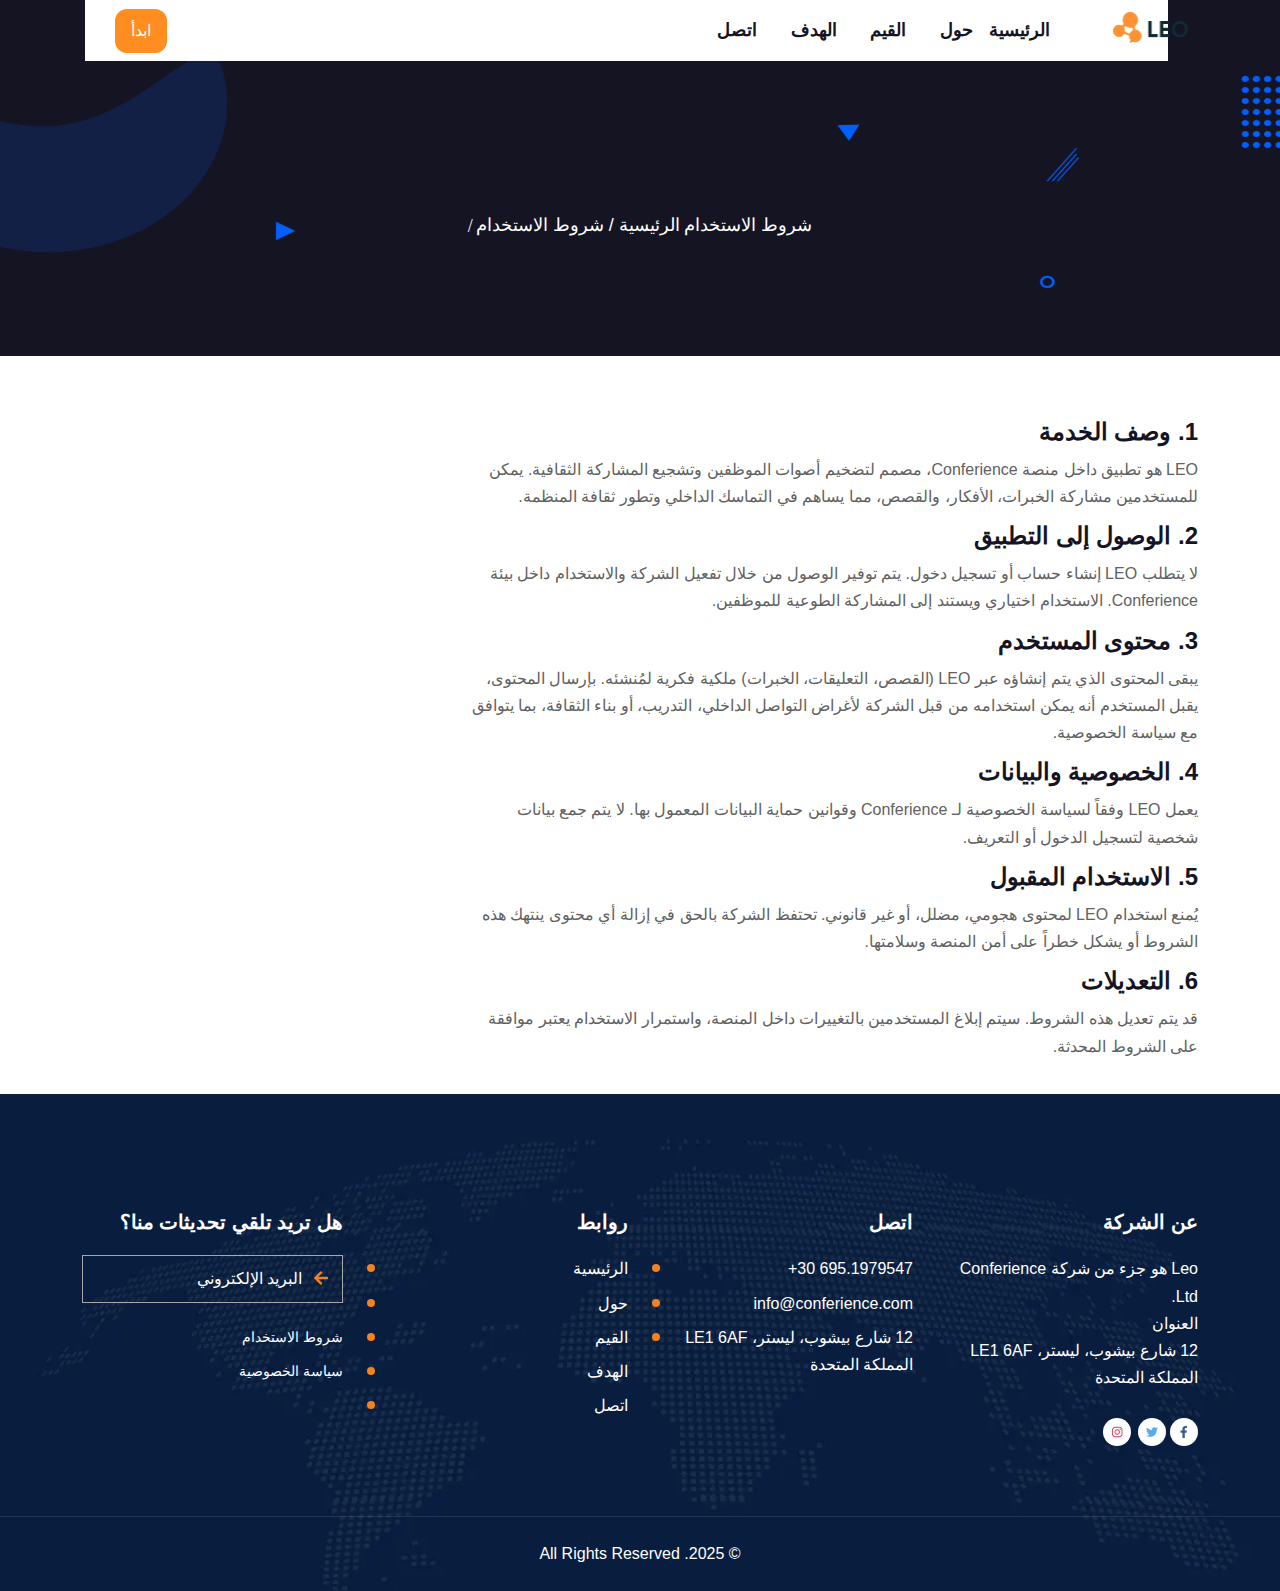
<file: terms-ar.html>
<!DOCTYPE html>
<html lang="ar" dir="rtl">
  <head>
    <meta charset="UTF-8" />
    <meta name="viewport" content="width=device-width, initial-scale=1.0" />
    <meta http-equiv="X-UA-Compatible" content="IE=edge" />
    <title>Terms of Use</title>
    <link
      rel="icon"
      href="assets/img/LeoOrange.png"
      sizes="20x20"
      type="image/png"
    />

    <!-- Stylesheet -->
    <link rel="stylesheet" href="assets/css/bootstrap.min.css" />
    <link rel="stylesheet" href="assets/css/animate.min.css" />
    <link rel="stylesheet" href="assets/css/fontawesome.min.css" />
    <link rel="stylesheet" href="assets/css/custom-icon.css" />
    <link rel="stylesheet" href="assets/css/nice-select.min.css" />
    <link rel="stylesheet" href="assets/css/magnific.min.css" />
    <link rel="stylesheet" href="assets/css/owl.min.css" />
    <link rel="stylesheet" href="assets/css/slick.min.css" />
    <link rel="stylesheet" href="assets/css/style.css" />
    <link rel="stylesheet" href="assets/css/responsive.css" />
    <link rel="stylesheet" href="assets/css/overrides.css?v=3" />
  </head>
  <body class="sc5">
    <!-- navbar start -->
    <nav class="navbar navbar-area navbar-expand-lg">
      <div class="container nav-container navbar-bg">
        <div class="responsive-mobile-menu">
          <button
            class="menu toggle-btn d-block d-lg-none"
            data-target="#Iitechie_main_menu"
            aria-expanded="false"
            aria-label="Toggle navigation"
          >
            <span class="icon-left"></span>
            <span class="icon-right"></span>
          </button>
        </div>
        <div class="logo">
          <a href="index-ar.html"
            ><img src="assets/img/logoLeo.png" alt="Leo logo"
          /></a>
        </div>

        <div class="collapse navbar-collapse" id="Iitechie_main_menu">
          <ul class="navbar-nav menu-open text-lg-end">
            <li><a href="index-ar.html#home"> الرئيسية</a></li>
            <li><a href="index-ar.html#about"> حول</a></li>
            <li><a href="index-ar.html#values"> القيم</a></li>
            <li><a href="index-ar.html#goal"> الهدف</a></li>
            <li><a href="index-ar.html#contact"> اتصل</a></li>
          </ul>
        </div>
        <div class="nav-right-part nav-right-part-desktop align-self-center">
          <a
            class="btn btn-base"
            href="mailto:info@conferience.com?subject=Interested%20in%20LEO&body=Hello%20Conferience%20team%2C%0D%0A%0D%0AI%27d%20like%20to%20learn%20more%20about%20LEO.%0D%0A%0D%0AName%3A%20%0D%0ACompany%3A%20%0D%0APhone%3A%20%0D%0A%0D%0AThanks%21"
          >
            ابدأ
          </a>
        </div>
      </div>
    </nav>
    <!-- navbar end -->

    <!-- page title start -->
    <div class="breadcrumb-area bg-black bg-relative">
      <div
        class="banner-bg-img"
        style="background-image: url('./assets/img/bg/1.webp')"
      ></div>
      <div class="container">
        <div class="row justify-content-center">
          <div class="col-xl-7 col-lg-8">
            <div class="breadcrumb-inner text-center">
              <h2 class="page-title"></h2>
              <ul class="page-list">
                <li><a href="index-en.html"> شروط الاستخدام</a></li>
                <li>الرئيسية / شروط الاستخدام</li>
              </ul>
            </div>
          </div>
        </div>
      </div>
    </div>
    <!-- page title end -->

    <!-- content start -->
    <div class="blog-area pd-top-60 mb-4">
      <div class="container">
        <div class="row">
          <div class="col-lg-8 order-lg-first">
            <div class="blog-details-page-content">
              <div class="details">
                <h4>1. وصف الخدمة</h4>
                <p>
                  LEO هو تطبيق داخل منصة Conferience، مصمم لتضخيم أصوات الموظفين
                  وتشجيع المشاركة الثقافية. يمكن للمستخدمين مشاركة الخبرات،
                  الأفكار، والقصص، مما يساهم في التماسك الداخلي وتطور ثقافة
                  المنظمة.
                </p>

                <h4>2. الوصول إلى التطبيق</h4>
                <p>
                  لا يتطلب LEO إنشاء حساب أو تسجيل دخول. يتم توفير الوصول من
                  خلال تفعيل الشركة والاستخدام داخل بيئة Conferience. الاستخدام
                  اختياري ويستند إلى المشاركة الطوعية للموظفين.
                </p>

                <h4>3. محتوى المستخدم</h4>
                <p>
                  يبقى المحتوى الذي يتم إنشاؤه عبر LEO (القصص، التعليقات،
                  الخبرات) ملكية فكرية لمُنشئه. بإرسال المحتوى، يقبل المستخدم
                  أنه يمكن استخدامه من قبل الشركة لأغراض التواصل الداخلي،
                  التدريب، أو بناء الثقافة، بما يتوافق مع سياسة الخصوصية.
                </p>

                <h4>4. الخصوصية والبيانات</h4>
                <p>
                  يعمل LEO وفقاً لسياسة الخصوصية لـ Conferience وقوانين حماية
                  البيانات المعمول بها. لا يتم جمع بيانات شخصية لتسجيل الدخول أو
                  التعريف.
                </p>

                <h4>5. الاستخدام المقبول</h4>
                <p>
                  يُمنع استخدام LEO لمحتوى هجومي، مضلل، أو غير قانوني. تحتفظ
                  الشركة بالحق في إزالة أي محتوى ينتهك هذه الشروط أو يشكل خطراً
                  على أمن المنصة وسلامتها.
                </p>

                <h4>6. التعديلات</h4>
                <p>
                  قد يتم تعديل هذه الشروط. سيتم إبلاغ المستخدمين بالتغييرات داخل
                  المنصة، واستمرار الاستخدام يعتبر موافقة على الشروط المحدثة.
                </p>
              </div>
            </div>
          </div>
        </div>
      </div>
    </div>
    <!-- content end -->

    <!-- footer area start -->
    <footer
      class="footer-area bg-black bg-cover"
      style="background-image: url('./assets/img/bg/2.webp')"
    >
      <div class="container">
        <div class="row">
          <!-- About -->
          <div class="col-lg-3 col-md-6">
            <div class="widget widget_about">
              <h4 class="widget-title">عن الشركة</h4>
              <div class="details">
                <p>Leo هو جزء من شركة Conferience Ltd.</p>
                <p>العنوان</p>
                <p>
                  12 شارع بيشوب، ليستر، LE1 6AF<br />
                  المملكة المتحدة
                </p>
                <ul class="social-media">
                  <li>
                    <a class="facebook" href="#">
                      <i class="fab fa-facebook-f"></i>
                    </a>
                  </li>
                  <li>
                    <a class="twitter" href="#">
                      <i class="fab fa-twitter"></i>
                    </a>
                  </li>
                  <li>
                    <a class="instagram" href="#">
                      <i class="fab fa-instagram"></i>
                    </a>
                  </li>
                </ul>
              </div>
            </div>
          </div>

          <!-- Contact -->
          <div class="col-lg-3 col-md-6">
            <div class="widget widget_nav_menu">
              <h4 class="widget-title">اتصل</h4>
              <ul>
                <li>
                  <a href="index-ar.html#contact" dir="ltr">+30 695.1979547</a>
                </li>
                <li>
                  <a href="index-ar.html#contact">info@conferience.com</a>
                </li>
                <li>
                  <a href="index-ar.html#contact">
                    12 شارع بيشوب، ليستر، LE1 6AF المملكة المتحدة</a
                  >
                </li>
              </ul>
            </div>
          </div>

          <!-- Links -->
          <div class="col-lg-3 col-md-6">
            <div class="widget widget_nav_menu">
              <h4 class="widget-title">روابط</h4>
              <ul>
                <li><a href="index-ar.html#home"> الرئيسية</a></li>
                <li><a href="index-ar.html#about"> حول</a></li>
                <li><a href="index-ar.html#values"> القيم</a></li>
                <li><a href="index-ar.html#goal"> الهدف</a></li>
                <li><a href="index-ar.html#contact"> اتصل</a></li>
              </ul>
            </div>
          </div>

          <!-- Subscribe -->
          <div class="col-lg-3 col-md-6">
            <div class="widget widget_subscribe">
              <h4 class="widget-title">هل تريد تلقي تحديثات منا؟</h4>
              <div class="single-input-inner style-border style-bg-none">
                <input type="email" placeholder="البريد الإلكتروني" />
                <button class="subscribe-btn" aria-label="اشترك">
                  <i class="fa fa-arrow-left"></i>
                </button>
              </div>
              <ul>
                <li><a href="terms-ar.html"> شروط الاستخدام</a></li>
                <li><a href="policies-ar.html"> سياسة الخصوصية</a></li>
              </ul>
            </div>
          </div>
        </div>
      </div>
      <div class="footer-bottom text-center">
        <div class="container">
          <div class="row">
            <div class="col-md-12 align-self-center">
              <p>© 2025. All Rights Reserved</p>
            </div>
          </div>
        </div>
      </div>
    </footer>
    <!-- footer area end -->

    <!-- back to top -->
    <div class="back-to-top">
      <span class="back-top"><i class="fa fa-angle-up"></i></span>
    </div>
    <!-- back to top end -->

    <!-- all plugins -->
    <script src="assets/js/jquery.min.js"></script>
    <script src="assets/js/bootstrap.min.js"></script>
    <script src="assets/js/fontawesome.min.js"></script>
    <script src="assets/js/nice-select.min.js"></script>
    <script src="assets/js/magnific.min.js"></script>
    <script src="assets/js/isotope.min.js"></script>
    <script src="assets/js/imageload.min.js"></script>
    <script src="assets/js/owl.min.js"></script>
    <script src="assets/js/slick.min.js"></script>
    <script src="assets/js/tweenmax.min.js"></script>
    <script src="assets/js/waypoint.js"></script>
    <script src="assets/js/counterup.js"></script>

    <!-- main js  -->
    <script src="assets/js/main.js"></script>
  </body>
</html>
</file>
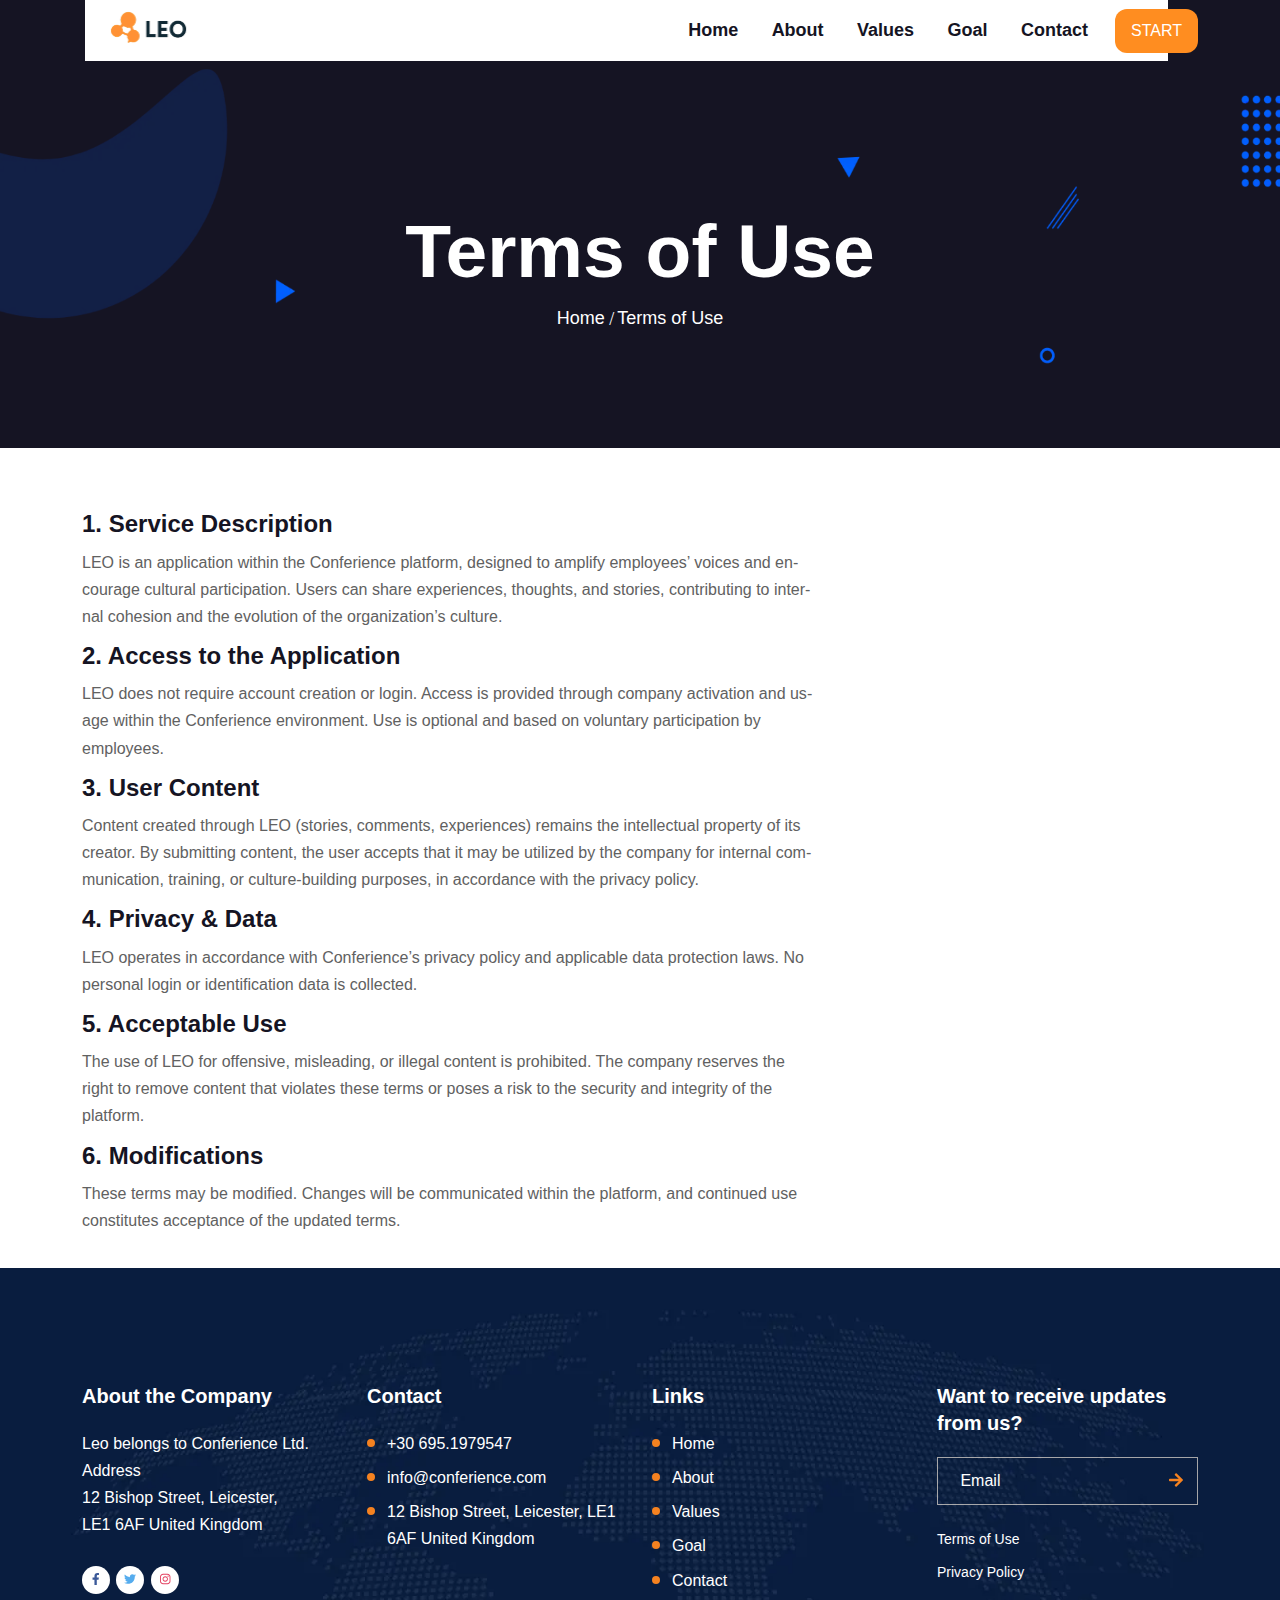
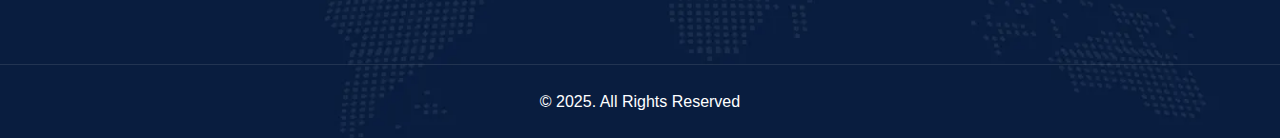
<file: terms-en.html>
<!DOCTYPE html>
<html lang="en">
  <head>
    <meta charset="UTF-8" />
    <meta http-equiv="X-UA-Compatible" content="IE=edge" />
    <meta name="viewport" content="width=device-width, initial-scale=1.0" />
    <title>Terms of Use</title>
    <link
      rel="icon"
      href="assets/img/LeoOrange.png"
      sizes="20x20"
      type="image/png"
    />

    <!-- Stylesheet -->
    <link rel="stylesheet" href="assets/css/bootstrap.min.css" />
    <link rel="stylesheet" href="assets/css/animate.min.css" />
    <link rel="stylesheet" href="assets/css/fontawesome.min.css" />
    <link rel="stylesheet" href="assets/css/custom-icon.css" />
    <link rel="stylesheet" href="assets/css/nice-select.min.css" />
    <link rel="stylesheet" href="assets/css/magnific.min.css" />
    <link rel="stylesheet" href="assets/css/owl.min.css" />
    <link rel="stylesheet" href="assets/css/slick.min.css" />
    <link rel="stylesheet" href="assets/css/style.css" />
    <link rel="stylesheet" href="assets/css/responsive.css" />
    <!-- Optional: your overrides -->
    <link rel="stylesheet" href="assets/css/overrides.css?v=3" />
  </head>

  <body class="sc5">
    <!-- navbar start -->
    <nav class="navbar navbar-area navbar-expand-lg">
      <div class="container nav-container navbar-bg">
        <div class="responsive-mobile-menu">
          <button
            class="menu toggle-btn d-block d-lg-none"
            data-target="#Iitechie_main_menu"
            aria-expanded="false"
            aria-label="Toggle navigation"
          >
            <span class="icon-left"></span>
            <span class="icon-right"></span>
          </button>
        </div>
        <div class="logo">
          <a href="index-en.html"
            ><img src="assets/img/logoLeo.png" alt="Leo logo"
          /></a>
        </div>

        <div class="collapse navbar-collapse" id="Iitechie_main_menu">
          <ul class="navbar-nav menu-open text-lg-end">
            <li><a href="index-en.html#home">Home</a></li>
            <li><a href="index-en.html#about">About</a></li>
            <li><a href="index-en.html#values">Values</a></li>
            <li><a href="index-en.html#goal">Goal</a></li>
            <li><a href="index-en.html#contact">Contact</a></li>
          </ul>
        </div>
        <div class="nav-right-part nav-right-part-desktop align-self-center">
          <a class="btn btn-base" href="#">START</a>
        </div>
      </div>
    </nav>
    <!-- navbar end -->

    <!-- page title start -->
    <div class="breadcrumb-area bg-black bg-relative">
      <div
        class="banner-bg-img"
        style="background-image: url('./assets/img/bg/1.webp')"
      ></div>
      <div class="container">
        <div class="row justify-content-center">
          <div class="col-xl-7 col-lg-8">
            <div class="breadcrumb-inner text-center">
              <h2 class="page-title">Terms of Use</h2>
              <ul class="page-list">
                <li><a href="index-en.html">Home</a></li>
                <li>Terms of Use</li>
              </ul>
            </div>
          </div>
        </div>
      </div>
    </div>
    <!-- page title end -->

    <!-- content start -->
    <div class="blog-area pd-top-60 mb-4">
      <div class="container">
        <div class="row">
          <div class="col-lg-8 order-lg-first">
            <div class="blog-details-page-content">
              <div class="details">
                <h4>1. Service Description</h4>
                <p>
                  LEO is an application within the Conferience platform,
                  designed to amplify employees’ voices and encourage cultural
                  participation. Users can share experiences, thoughts, and
                  stories, contributing to internal cohesion and the evolution
                  of the organization’s culture.
                </p>

                <h4>2. Access to the Application</h4>
                <p>
                  LEO does not require account creation or login. Access is
                  provided through company activation and usage within the
                  Conferience environment. Use is optional and based on
                  voluntary participation by employees.
                </p>

                <h4>3. User Content</h4>
                <p>
                  Content created through LEO (stories, comments, experiences)
                  remains the intellectual property of its creator. By
                  submitting content, the user accepts that it may be utilized
                  by the company for internal communication, training, or
                  culture-building purposes, in accordance with the privacy
                  policy.
                </p>

                <h4>4. Privacy & Data</h4>
                <p>
                  LEO operates in accordance with Conferience’s privacy policy
                  and applicable data protection laws. No personal login or
                  identification data is collected.
                </p>

                <h4>5. Acceptable Use</h4>
                <p>
                  The use of LEO for offensive, misleading, or illegal content
                  is prohibited. The company reserves the right to remove
                  content that violates these terms or poses a risk to the
                  security and integrity of the platform.
                </p>

                <h4>6. Modifications</h4>
                <p>
                  These terms may be modified. Changes will be communicated
                  within the platform, and continued use constitutes acceptance
                  of the updated terms.
                </p>
              </div>
            </div>
          </div>
          <!-- (Optional) You can add a sidebar here if needed -->
        </div>
      </div>
    </div>
    <!-- content end -->

    <!-- footer start -->
    <footer
      class="footer-area bg-black bg-cover"
      style="background-image: url('./assets/img/bg/2.webp')"
    >
      <div class="container">
        <div class="row">
          <!-- About -->
          <div class="col-lg-3 col-md-6">
            <div class="widget widget_about">
              <h4 class="widget-title">About the Company</h4>
              <div class="details">
                <p>Leo belongs to Conferience Ltd.</p>
                <p>Address</p>
                <p>
                  12 Bishop Street, Leicester,<br />
                  LE1 6AF United Kingdom
                </p>
                <ul class="social-media">
                  <li>
                    <a class="facebook" href="#"
                      ><i class="fab fa-facebook-f"></i
                    ></a>
                  </li>
                  <li>
                    <a class="twitter" href="#"
                      ><i class="fab fa-twitter"></i
                    ></a>
                  </li>
                  <li>
                    <a class="instagram" href="#"
                      ><i class="fab fa-instagram"></i
                    ></a>
                  </li>
                </ul>
              </div>
            </div>
          </div>

          <!-- Contact -->
          <div class="col-lg-3 col-md-6">
            <div class="widget widget_nav_menu">
              <h4 class="widget-title">Contact</h4>
              <ul>
                <li><a href="#contact">+30 695.1979547</a></li>
                <li><a href="#contact">info@conferience.com</a></li>
                <li>
                  <a href="#contact"
                    >12 Bishop Street, Leicester, LE1 6AF United Kingdom</a
                  >
                </li>
              </ul>
            </div>
          </div>

          <!-- Links -->
          <div class="col-lg-3 col-md-6">
            <div class="widget widget_nav_menu">
              <h4 class="widget-title">Links</h4>
              <ul>
                <li><a href="index-en.html#home">Home</a></li>
                <li><a href="index-en.html#about">About</a></li>
                <li><a href="index-en.html#values">Values</a></li>
                <li><a href="index-en.html#goal">Goal</a></li>
                <li><a href="index-en.html#contact">Contact</a></li>
              </ul>
            </div>
          </div>

          <!-- Subscribe -->
          <div class="col-lg-3 col-md-6">
            <div class="widget widget_subscribe">
              <h4 class="widget-title">Want to receive updates from us?</h4>
              <div class="single-input-inner style-border style-bg-none">
                <input type="text" placeholder=" Email" />
                <button><i class="fa fa-arrow-right"></i></button>
              </div>
              <ul>
                <li><a href="terms-en.html">Terms of Use</a></li>
                <li><a href="policies-en.html">Privacy Policy</a></li>
              </ul>
            </div>
          </div>
        </div>
      </div>

      <div class="footer-bottom text-center">
        <div class="container">
          <div class="row">
            <div class="col-md-12 align-self-center">
              <p>© 2025. All Rights Reserved</p>
            </div>
          </div>
        </div>
      </div>
    </footer>
    <!-- footer end -->

    <!-- back to top -->
    <div class="back-to-top">
      <span class="back-top"><i class="fa fa-angle-up"></i></span>
    </div>

    <!-- scripts -->
    <script src="assets/js/jquery.min.js"></script>
    <script src="assets/js/bootstrap.min.js"></script>
    <script src="assets/js/fontawesome.min.js"></script>
    <script src="assets/js/nice-select.min.js"></script>
    <script src="assets/js/magnific.min.js"></script>
    <script src="assets/js/isotope.min.js"></script>
    <script src="assets/js/imageload.min.js"></script>
    <script src="assets/js/owl.min.js"></script>
    <script src="assets/js/slick.min.js"></script>
    <script src="assets/js/tweenmax.min.js"></script>
    <script src="assets/js/waypoint.js"></script>
    <script src="assets/js/counterup.js"></script>
    <script src="assets/js/main.js"></script>
  </body>
</html>
</file>
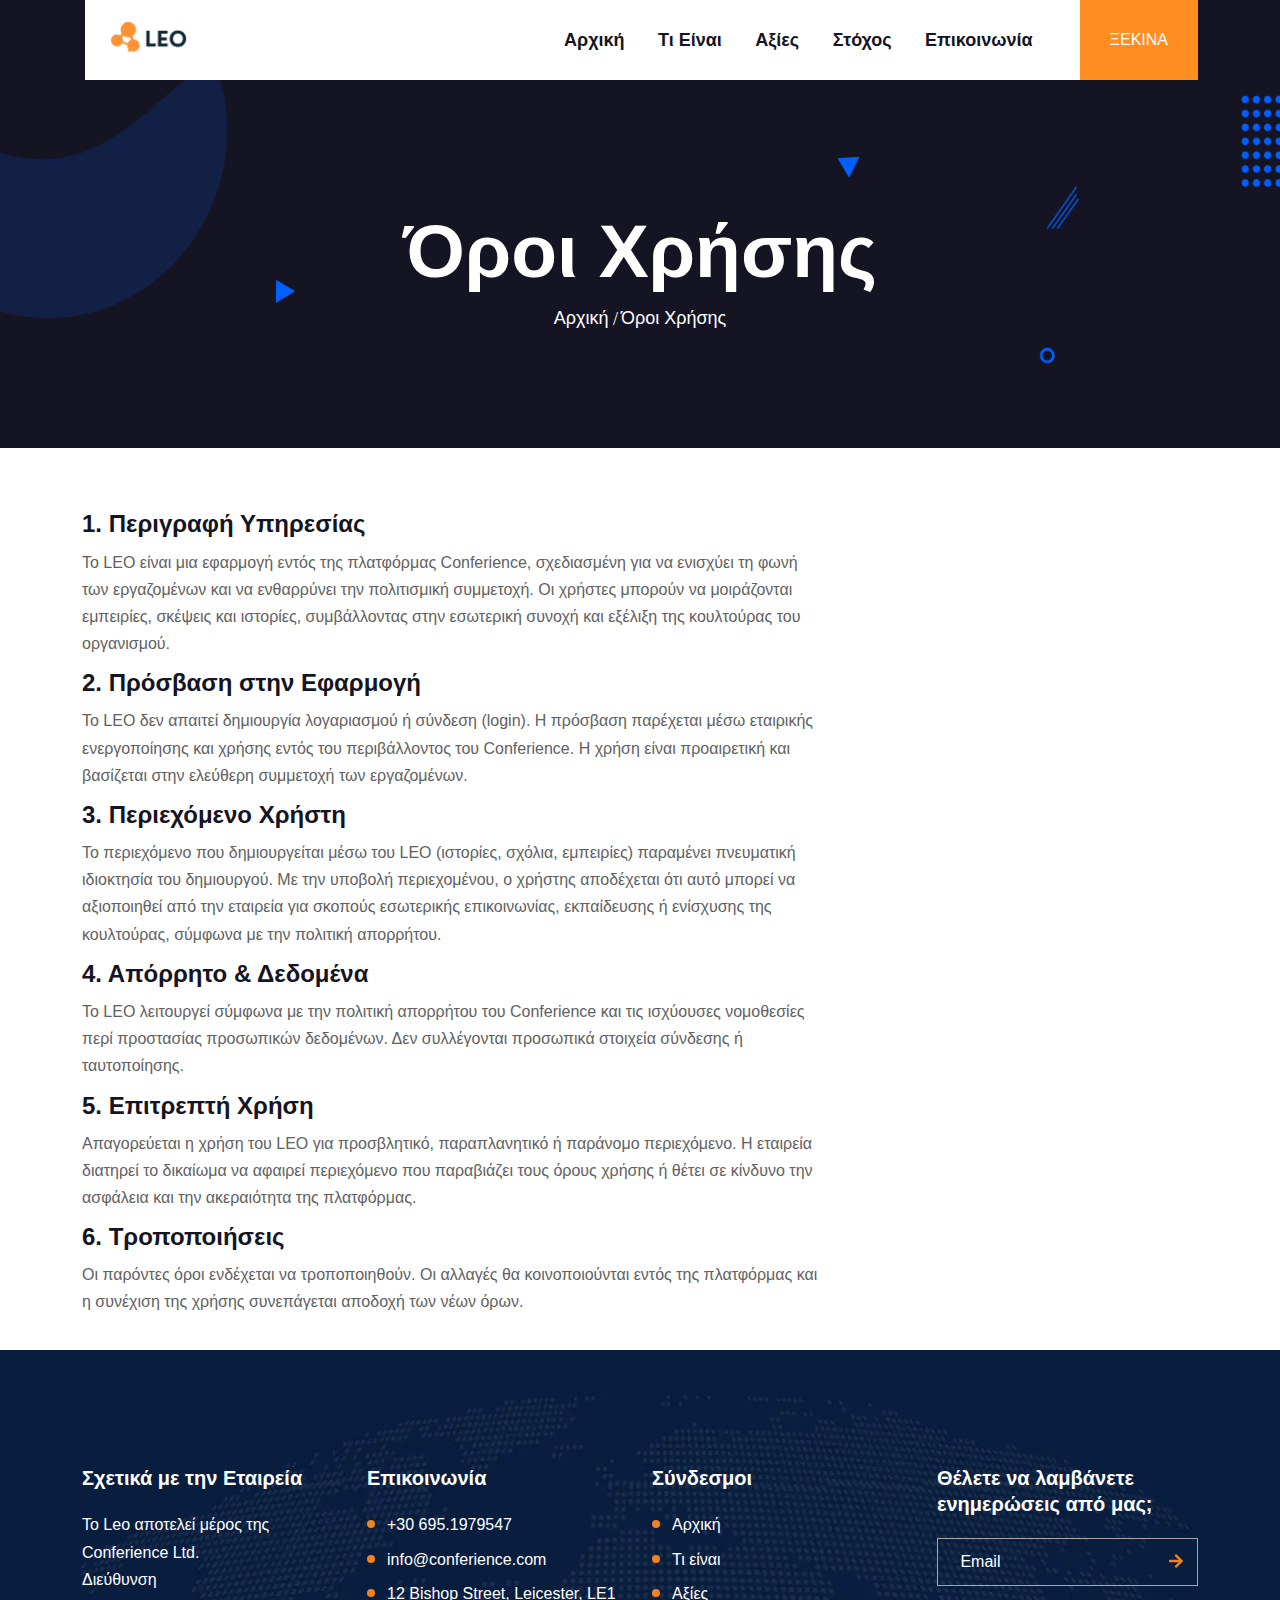
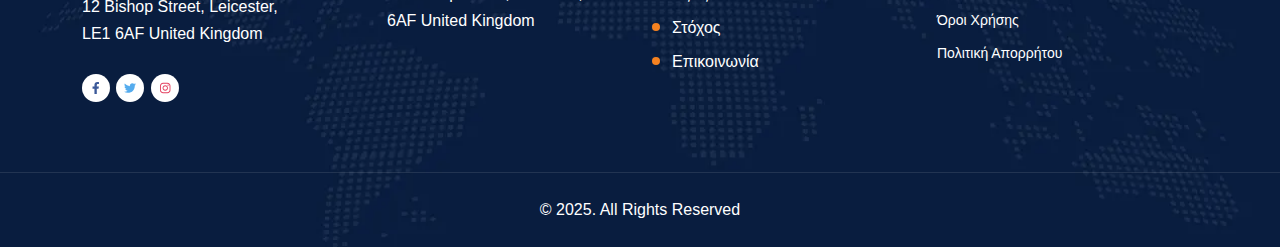
<file: terms.html>
<!DOCTYPE html>
<html lang="zxx">

<head>
  <meta charset="UTF-8" />
  <meta name="viewport" content="width=device-width, initial-scale=1.0" />
  <meta http-equiv="X-UA-Compatible" content="IE=edge" />
  <meta http-equiv="X-UA-Compatible" content="ie=edge" />
  <title>Terms</title>
  <link rel="icon" href="assets/img/LeoOrange.png" sizes="20x20" type="image/png" />


  <!-- Stylesheet -->
  <link rel="stylesheet" href="assets/css/bootstrap.min.css" />
  <link rel="stylesheet" href="assets/css/animate.min.css" />
  <link rel="stylesheet" href="assets/css/fontawesome.min.css" />
  <link rel="stylesheet" href="assets/css/custom-icon.css" />
  <link rel="stylesheet" href="assets/css/nice-select.min.css" />
  <link rel="stylesheet" href="assets/css/magnific.min.css" />
  <link rel="stylesheet" href="assets/css/owl.min.css" />
  <link rel="stylesheet" href="assets/css/slick.min.css" />
  <link rel="stylesheet" href="assets/css/style.css" />
  <link rel="stylesheet" href="assets/css/responsive.css" />
</head>

<body class="sc5">
  <nav class="navbar navbar-area navbar-expand-lg">
    <div class="container nav-container navbar-bg">
      <div class="responsive-mobile-menu">
        <button class="menu toggle-btn d-block d-lg-none" data-target="#Iitechie_main_menu" aria-expanded="false"
          aria-label="Toggle navigation">
          <span class="icon-left"></span>
          <span class="icon-right"></span>
        </button>
      </div>
      <div class="logo">
        <a href="index.html"><img src="assets/img/logoLeo.png" alt="img" /></a>
      </div>


      <div class="collapse navbar-collapse" id="Iitechie_main_menu">
        <ul class="navbar-nav menu-open text-lg-end">
          <li><a href="index.html#home">Αρχική</a></li>
          <li><a href="index.html#about">Τι είναι</a></li>
          <li><a href="index.html#values">Αξίες</a></li>
          <li><a href="index.html#goal">Στόχος</a></li>
          <li><a href="index.html#contact">Επικοινωνία</a></li>
        </ul>
      </div>
      <div class="nav-right-part nav-right-part-desktop align-self-center">
        <a class="btn btn-base"
          href="mailto:info@conferience.com?subject=Ενδιαφέρον%20για%20LEO&body=Γεια%20σας%2C%0D%0A%0D%0AΘα%20ήθελα%20να%20μάθω%20περισσότερα%20για%20το%20LEO.%0D%0A%0D%0AΌνομα%3A%20%0D%0AΕταιρεία%3A%20%0D%0AΤηλέφωνο%3A%20%0D%0A%0D%0AΕυχαριστώ%21">
          ΞΕΚΙΝΑ
        </a>
      </div>
    </div>
  </nav>
  <!-- navbar end -->


  <!-- page title start -->
  <div class="breadcrumb-area bg-black bg-relative">
    <div class="banner-bg-img" style="background-image: url('./assets/img/bg/1.webp')"></div>
    <div class="container">
      <div class="row justify-content-center">
        <div class="col-xl-7 col-lg-8">
          <div class="breadcrumb-inner text-center">
            <h2 class="page-title">Όροι Χρήσης</h2>
            <ul class="page-list">
              <li><a href="index.html">Αρχική</a></li>
              <li>Όροι Χρήσης</li>
            </ul>
          </div>
        </div>
      </div>
    </div>
  </div>
  <!-- page title end -->


  <!-- service details page start -->
  <div class="blog-area pd-top-60 mb-4">
    <div class="container">
      <div class="row">
        <div class="col-lg-8 order-lg-first">
          <div class="blog-details-page-content">

            <div class="details">
              <h4>1. Περιγραφή Υπηρεσίας</h4>
              <p>
                Το LEO είναι μια εφαρμογή εντός της πλατφόρμας Conferience, σχεδιασμένη για να ενισχύει τη φωνή των
                εργαζομένων και να ενθαρρύνει την πολιτισμική συμμετοχή. Οι χρήστες μπορούν να μοιράζονται εμπειρίες,
                σκέψεις και ιστορίες, συμβάλλοντας στην εσωτερική συνοχή και εξέλιξη της κουλτούρας του οργανισμού.
              </p>
              <h4>2. Πρόσβαση στην Εφαρμογή</h4>
              <p>
                Το LEO δεν απαιτεί δημιουργία λογαριασμού ή σύνδεση (login). Η πρόσβαση παρέχεται μέσω εταιρικής
                ενεργοποίησης και χρήσης εντός του περιβάλλοντος του Conferience. Η χρήση είναι προαιρετική και
                βασίζεται στην ελεύθερη συμμετοχή των εργαζομένων.
              </p>
              <h4>3. Περιεχόμενο Χρήστη</h4>
              <p>
                Το περιεχόμενο που δημιουργείται μέσω του LEO (ιστορίες, σχόλια, εμπειρίες) παραμένει πνευματική
                ιδιοκτησία του δημιουργού. Με την υποβολή περιεχομένου, ο χρήστης αποδέχεται ότι αυτό μπορεί να
                αξιοποιηθεί από την εταιρεία για σκοπούς εσωτερικής επικοινωνίας, εκπαίδευσης ή ενίσχυσης της
                κουλτούρας, σύμφωνα με την πολιτική απορρήτου.
              </p>
              <h4>4. Απόρρητο & Δεδομένα</h4>
              <p>
                Το LEO λειτουργεί σύμφωνα με την πολιτική απορρήτου του Conferience και τις ισχύουσες νομοθεσίες περί
                προστασίας προσωπικών δεδομένων. Δεν συλλέγονται προσωπικά στοιχεία σύνδεσης ή ταυτοποίησης.
              </p>
              <h4>5. Επιτρεπτή Χρήση</h4>
              <p>
                Απαγορεύεται η χρήση του LEO για προσβλητικό, παραπλανητικό ή παράνομο περιεχόμενο. Η εταιρεία διατηρεί
                το δικαίωμα να αφαιρεί περιεχόμενο που παραβιάζει τους όρους χρήσης ή θέτει σε κίνδυνο την ασφάλεια και
                την ακεραιότητα της πλατφόρμας.
              </p>
              <h4>6. Τροποποιήσεις</h4>
              <p>
                Οι παρόντες όροι ενδέχεται να τροποποιηθούν. Οι αλλαγές θα κοινοποιούνται εντός της πλατφόρμας και η
                συνέχιση της χρήσης συνεπάγεται αποδοχή των νέων όρων.
              </p>



            </div>
          </div>
        </div>
      </div>
    </div>
  </div>
  </div>
  <!-- service details page end -->



  <!-- footer area start -->
  <footer class="footer-area bg-black bg-cover" style="background-image: url('./assets/img/bg/2.webp')">
    <div class="container">
      <div class="row">
        <div class="col-lg-3 col-md-6">
          <div class="widget widget_about">
            <h4 class="widget-title">Σχετικά με την Εταιρεία</h4>
            <div class="details">
              <p>Το Leo αποτελεί μέρος της Conferience Ltd.</p>
              <p>Διεύθυνση</p>
              <p>
                12 Bishop Street, Leicester,<br />
                LE1 6AF United Kingdom
              </p>
              <ul class="social-media">
                <li>
                  <a class="facebook" href="#">
                    <i class="fab fa-facebook-f"></i>
                  </a>
                </li>
                <li>
                  <a class="twitter" href="#">
                    <i class="fab fa-twitter"></i>
                  </a>
                </li>
                <li>
                  <a class="instagram" href="#">
                    <i class="fab fa-instagram"></i>
                  </a>
                </li>
              </ul>
            </div>
          </div>
        </div>

        <div class="col-lg-3 col-md-6">
          <div class="widget widget_nav_menu">
            <h4 class="widget-title">Επικοινωνία</h4>
            <ul>
              <li><a href="#contact">+30 695.1979547</a></li>
              <li><a href="#contact">info@conferience.com </a></li>
              <li>
                <a href="#contact">12 Bishop Street, Leicester, LE1 6AF United Kingdom</a>
              </li>
            </ul>
          </div>
        </div>

        <div class="col-lg-3 col-md-6">
          <div class="widget widget_nav_menu">
            <h4 class="widget-title">Σύνδεσμοι</h4>
            <ul>
              <li><a href="index.html#home">Αρχική</a></li>
              <li><a href="index.html#about">Τι είναι </a></li>
              <li><a href="index.html#values">Αξίες</a></li>
              <li><a href="index.html#goal">Στόχος</a></li>
              <li><a href="index.html#contact">Επικοινωνία</a></li>

            </ul>
          </div>
        </div>

        <div class="col-lg-3 col-md-6">
          <div class="widget widget_subscribe">
            <h4 class="widget-title">
              Θέλετε να λαμβάνετε ενημερώσεις από μας;
            </h4>
            <div class="single-input-inner style-border style-bg-none">
              <input type="text" placeholder=" Email" />
              <button><i class="fa fa-arrow-right"></i></button>
            </div>
            <!-- <label
                ><input type="checkbox" />Maecenas tempususcondime honcus sem
                quam libero</label
              > -->
            <ul>
              <li><a href="terms.html">Όροι Χρήσης</a></li>
              <li><a href="policies.html">Πολιτική Απορρήτου </a></li>
            </ul>
          </div>
        </div>
      </div>
    </div>
    <div class="footer-bottom text-center">
      <div class="container">
        <div class="row">
          <div class="col-md-12 align-self-center">
            <p>© 2025. All Rights Reserved</p>
          </div>
        </div>
      </div>
    </div>
  </footer>
  <!-- footer area end -->

  <!-- back to top area start -->
  <div class="back-to-top">
    <span class="back-top"><i class="fa fa-angle-up"></i></span>
  </div>
  <!-- back to top area end -->


  <!-- all plugins here -->
  <script src="assets/js/jquery.min.js"></script>
  <script src="assets/js/bootstrap.min.js"></script>
  <script src="assets/js/fontawesome.min.js"></script>
  <script src="assets/js/nice-select.min.js"></script>
  <script src="assets/js/magnific.min.js"></script>
  <script src="assets/js/isotope.min.js"></script>
  <script src="assets/js/imageload.min.js"></script>
  <script src="assets/js/owl.min.js"></script>
  <script src="assets/js/slick.min.js"></script>
  <script src="assets/js/tweenmax.min.js"></script>
  <script src="assets/js/waypoint.js"></script>
  <script src="assets/js/counterup.js"></script>


  <!-- main js  -->
  <script src="assets/js/main.js"></script>
</body>

</html>
</file>
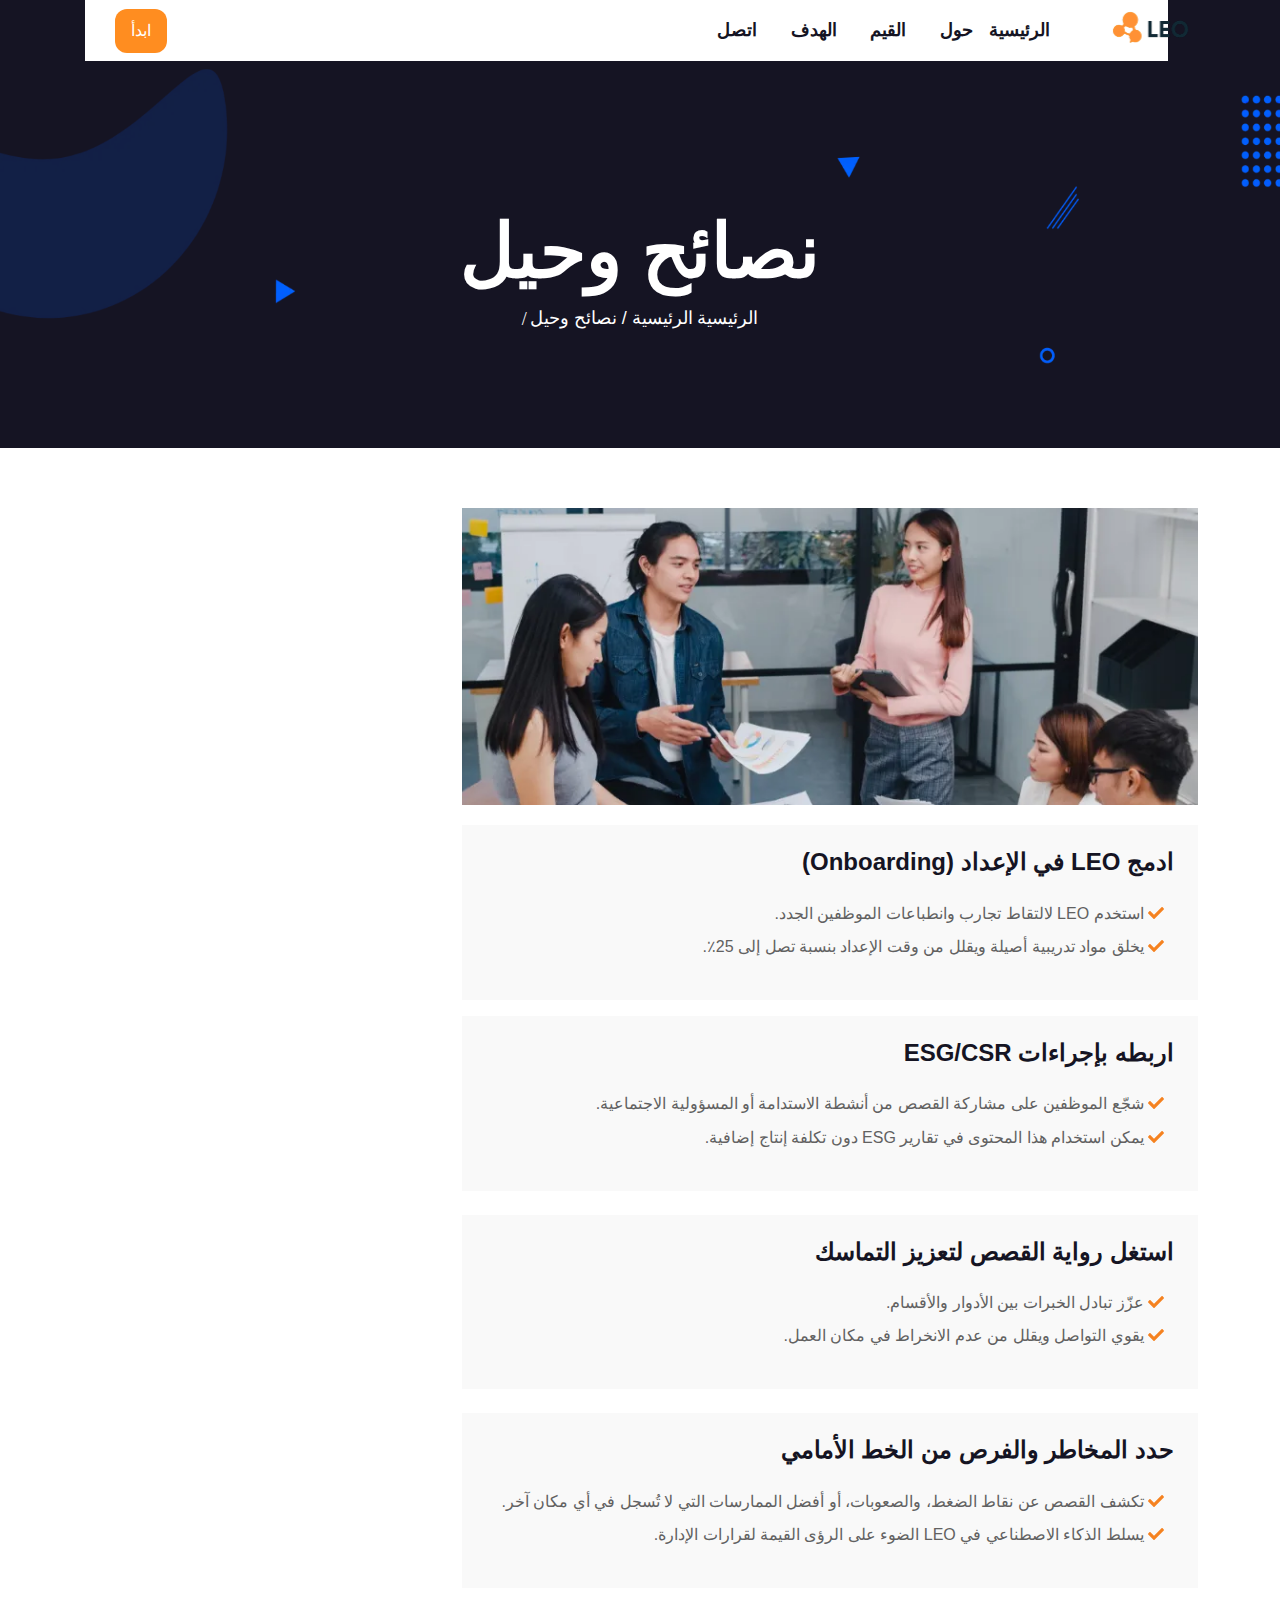
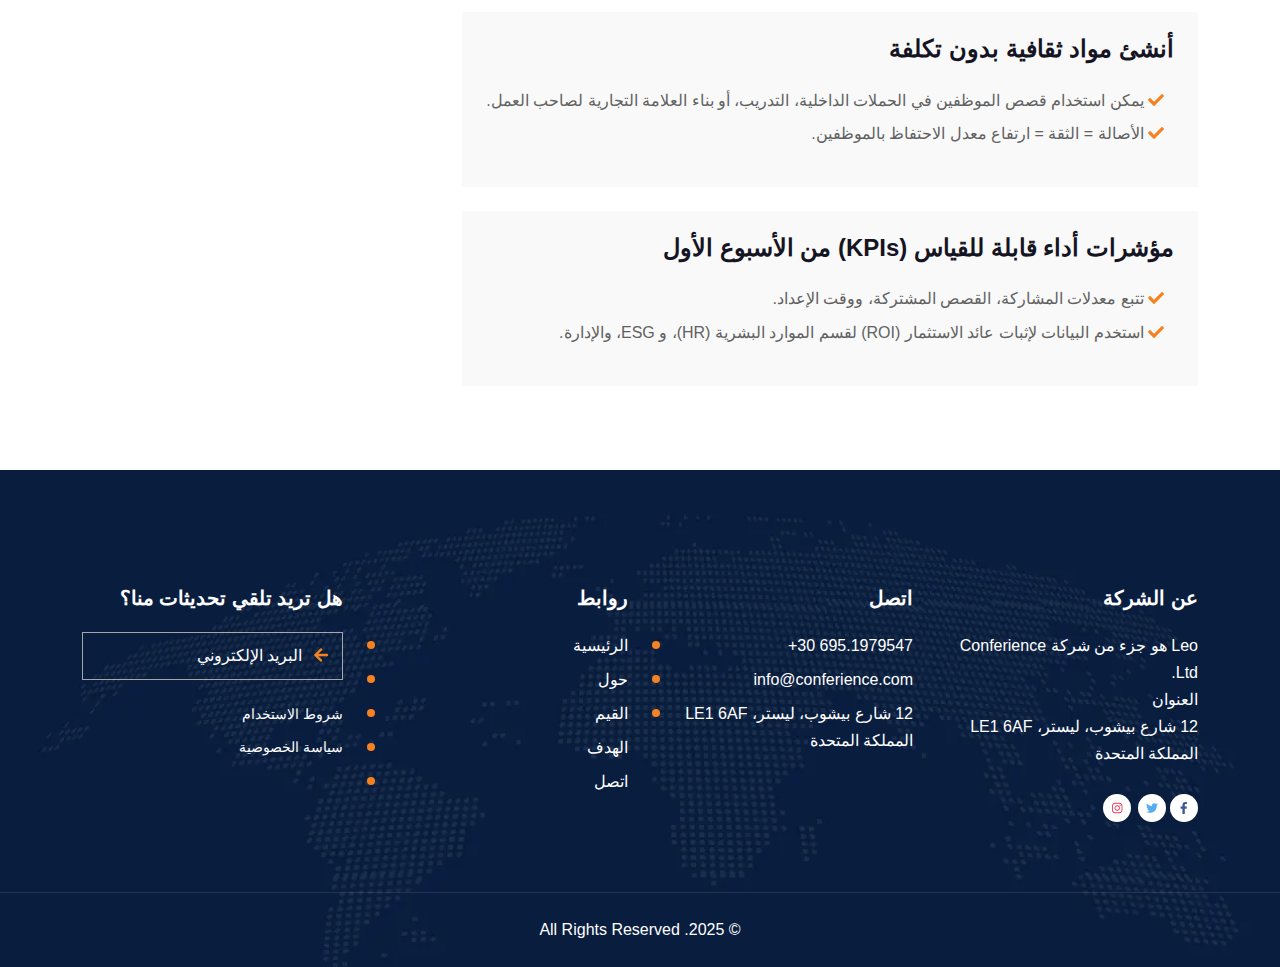
<file: tips-ar.html>
<!DOCTYPE html>
<html lang="ar" dir="rtl">
  <head>
    <meta charset="UTF-8" />
    <meta name="viewport" content="width=device-width, initial-scale=1.0" />
    <meta http-equiv="X-UA-Compatible" content="IE=edge" />
    <title>LEO - Tips & Tricks</title>
    <link
      rel="icon"
      href="assets/img/LeoOrange.png"
      sizes="20x20"
      type="image/png"
    />

    <!-- Stylesheet -->
    <link rel="stylesheet" href="assets/css/bootstrap.min.css" />
    <link rel="stylesheet" href="assets/css/animate.min.css" />
    <link rel="stylesheet" href="assets/css/fontawesome.min.css" />
    <link rel="stylesheet" href="assets/css/custom-icon.css" />
    <link rel="stylesheet" href="assets/css/nice-select.min.css" />
    <link rel="stylesheet" href="assets/css/magnific.min.css" />
    <link rel="stylesheet" href="assets/css/owl.min.css" />
    <link rel="stylesheet" href="assets/css/slick.min.css" />
    <link rel="stylesheet" href="assets/css/style.css" />
    <link rel="stylesheet" href="assets/css/responsive.css" />
    <link rel="stylesheet" href="assets/css/overrides.css?v=3" />
  </head>
  <body class="sc5">
    <!-- navbar start -->
    <nav class="navbar navbar-area navbar-expand-lg">
      <div class="container nav-container navbar-bg">
        <div class="responsive-mobile-menu">
          <button
            class="menu toggle-btn d-block d-lg-none"
            data-target="#Iitechie_main_menu"
            aria-expanded="false"
            aria-label="Toggle navigation"
          >
            <span class="icon-left"></span>
            <span class="icon-right"></span>
          </button>
        </div>
        <div class="logo">
          <a href="index-ar.html"
            ><img src="assets/img/logoLeo.png" alt="Leo logo"
          /></a>
        </div>

        <div class="collapse navbar-collapse" id="Iitechie_main_menu">
          <ul class="navbar-nav menu-open text-lg-end">
            <li><a href="index-ar.html#home"> الرئيسية</a></li>
            <li><a href="index-ar.html#about"> حول</a></li>
            <li><a href="index-ar.html#values"> القيم</a></li>
            <li><a href="index-ar.html#goal"> الهدف</a></li>
            <li><a href="index-ar.html#contact"> اتصل</a></li>
          </ul>
        </div>
        <div class="nav-right-part nav-right-part-desktop align-self-center">
          <a
            class="btn btn-base"
            href="mailto:info@conferience.com?subject=Interested%20in%20LEO&body=Hello%20Conferience%20team%2C%0D%0A%0D%0AI%27d%20like%20to%20learn%20more%20about%20LEO.%0D%0A%0D%0AName%3A%20%0D%0ACompany%3A%20%0D%0APhone%3A%20%0D%0A%0D%0AThanks%21"
          >
            ابدأ
          </a>
        </div>
      </div>
    </nav>
    <!-- navbar end -->

    <!-- page title start -->
    <div class="breadcrumb-area bg-black bg-relative">
      <div
        class="banner-bg-img"
        style="background-image: url('./assets/img/bg/1.webp')"
      ></div>
      <div class="container">
        <div class="row justify-content-center">
          <div class="col-xl-7 col-lg-8">
            <div class="breadcrumb-inner text-center">
              <h2 class="page-title">نصائح وحيل</h2>
              <ul class="page-list">
                <li><a href="index-en.html"> الرئيسية</a></li>
                <li>الرئيسية / نصائح وحيل</li>
              </ul>
            </div>
          </div>
        </div>
      </div>
    </div>
    <!-- page title end -->

    <!-- service details page start -->
    <div class="blog-area pd-top-60 mb-4">
      <div class="container">
        <div class="row">
          <div class="col-lg-8 order-lg-first">
            <div class="blog-details-page-content">
              <div class="single-blog-inner">
                <div class="thumb">
                  <img
                    src="assets/img/tips/project-single.webp"
                    alt="Tips image"
                  />
                </div>
                <div class="details">
                  <div class="bg-sky p-4">
                    <h4 class="mb-4">ادمج LEO في الإعداد (Onboarding)</h4>
                    <ul class="single-list-inner style-check mb-3">
                      <li>
                        <i class="fas fa-check"></i> استخدم LEO لالتقاط تجارب
                        وانطباعات الموظفين الجدد.
                      </li>
                      <li>
                        <i class="fas fa-check"></i> يخلق مواد تدريبية أصيلة
                        ويقلل من وقت الإعداد بنسبة تصل إلى 25٪.
                      </li>
                    </ul>
                  </div>

                  <div class="bg-sky p-4 mt-3 mb-4">
                    <h4 class="mb-4">اربطه بإجراءات ESG/CSR</h4>
                    <ul class="single-list-inner style-check mb-3">
                      <li>
                        <i class="fas fa-check"></i> شجّع الموظفين على مشاركة
                        القصص من أنشطة الاستدامة أو المسؤولية الاجتماعية.
                      </li>
                      <li>
                        <i class="fas fa-check"></i> يمكن استخدام هذا المحتوى في
                        تقارير ESG دون تكلفة إنتاج إضافية.
                      </li>
                    </ul>
                  </div>

                  <div class="bg-sky p-4 mt-3 mb-4">
                    <h4 class="mb-4">استغل رواية القصص لتعزيز التماسك</h4>
                    <ul class="single-list-inner style-check mb-3">
                      <li>
                        <i class="fas fa-check"></i> عزّز تبادل الخبرات بين
                        الأدوار والأقسام.
                      </li>
                      <li>
                        <i class="fas fa-check"></i> يقوي التواصل ويقلل من عدم
                        الانخراط في مكان العمل.
                      </li>
                    </ul>
                  </div>

                  <div class="bg-sky p-4 mt-3 mb-4">
                    <h4 class="mb-4">حدد المخاطر والفرص من الخط الأمامي</h4>
                    <ul class="single-list-inner style-check mb-3">
                      <li>
                        <i class="fas fa-check"></i> تكشف القصص عن نقاط الضغط،
                        والصعوبات، أو أفضل الممارسات التي لا تُسجل في أي مكان
                        آخر.
                      </li>
                      <li>
                        <i class="fas fa-check"></i> يسلط الذكاء الاصطناعي في
                        LEO الضوء على الرؤى القيمة لقرارات الإدارة.
                      </li>
                    </ul>
                  </div>

                  <div class="bg-sky p-4 mt-3 mb-4">
                    <h4 class="mb-4">أنشئ مواد ثقافية بدون تكلفة</h4>
                    <ul class="single-list-inner style-check mb-3">
                      <li>
                        <i class="fas fa-check"></i> يمكن استخدام قصص الموظفين
                        في الحملات الداخلية، التدريب، أو بناء العلامة التجارية
                        لصاحب العمل.
                      </li>
                      <li>
                        <i class="fas fa-check"></i> الأصالة = الثقة = ارتفاع
                        معدل الاحتفاظ بالموظفين.
                      </li>
                    </ul>
                  </div>

                  <div class="bg-sky p-4">
                    <h4 class="mb-4">
                      مؤشرات أداء قابلة للقياس (KPIs) من الأسبوع الأول
                    </h4>
                    <ul class="single-list-inner style-check mb-3">
                      <li>
                        <i class="fas fa-check"></i> تتبع معدلات المشاركة، القصص
                        المشتركة، ووقت الإعداد.
                      </li>
                      <li>
                        <i class="fas fa-check"></i> استخدم البيانات لإثبات عائد
                        الاستثمار (ROI) لقسم الموارد البشرية (HR)، و ESG،
                        والإدارة.
                      </li>
                    </ul>
                  </div>
                </div>
              </div>
            </div>
          </div>
        </div>
      </div>
    </div>
    <!-- service details page end -->

    <!-- footer area start -->
    <footer
      class="footer-area bg-black bg-cover"
      style="background-image: url('./assets/img/bg/2.webp')"
    >
      <div class="container">
        <div class="row">
          <!-- About -->
          <div class="col-lg-3 col-md-6">
            <div class="widget widget_about">
              <h4 class="widget-title">عن الشركة</h4>
              <div class="details">
                <p>Leo هو جزء من شركة Conferience Ltd.</p>
                <p>العنوان</p>
                <p>
                  12 شارع بيشوب، ليستر، LE1 6AF<br />
                  المملكة المتحدة
                </p>
                <ul class="social-media">
                  <li>
                    <a class="facebook" href="#">
                      <i class="fab fa-facebook-f"></i>
                    </a>
                  </li>
                  <li>
                    <a class="twitter" href="#">
                      <i class="fab fa-twitter"></i>
                    </a>
                  </li>
                  <li>
                    <a class="instagram" href="#">
                      <i class="fab fa-instagram"></i>
                    </a>
                  </li>
                </ul>
              </div>
            </div>
          </div>

          <!-- Contact -->
          <div class="col-lg-3 col-md-6">
            <div class="widget widget_nav_menu">
              <h4 class="widget-title">اتصل</h4>
              <ul>
                <li>
                  <a href="index-ar.html#contact" dir="ltr">+30 695.1979547</a>
                </li>
                <li>
                  <a href="index-ar.html#contact">info@conferience.com</a>
                </li>
                <li>
                  <a href="index-ar.html#contact">
                    12 شارع بيشوب، ليستر، LE1 6AF المملكة المتحدة</a
                  >
                </li>
              </ul>
            </div>
          </div>

          <!-- Links -->
          <div class="col-lg-3 col-md-6">
            <div class="widget widget_nav_menu">
              <h4 class="widget-title">روابط</h4>
              <ul>
                <li><a href="index-ar.html#home"> الرئيسية</a></li>
                <li><a href="index-ar.html#about"> حول</a></li>
                <li><a href="index-ar.html#values"> القيم</a></li>
                <li><a href="index-ar.html#goal"> الهدف</a></li>
                <li><a href="index-ar.html#contact"> اتصل</a></li>
              </ul>
            </div>
          </div>

          <!-- Subscribe -->
          <div class="col-lg-3 col-md-6">
            <div class="widget widget_subscribe">
              <h4 class="widget-title">هل تريد تلقي تحديثات منا؟</h4>
              <div class="single-input-inner style-border style-bg-none">
                <input type="email" placeholder="البريد الإلكتروني" />
                <button class="subscribe-btn" aria-label="اشترك">
                  <i class="fa fa-arrow-left"></i>
                </button>
              </div>
              <ul>
                <li><a href="terms-ar.html"> شروط الاستخدام</a></li>
                <li><a href="policies-ar.html"> سياسة الخصوصية</a></li>
              </ul>
            </div>
          </div>
        </div>
      </div>
      <div class="footer-bottom text-center">
        <div class="container">
          <div class="row">
            <div class="col-md-12 align-self-center">
              <p>© 2025. All Rights Reserved</p>
            </div>
          </div>
        </div>
      </div>
    </footer>
    <!-- footer area end -->

    <!-- back to top -->
    <div class="back-to-top">
      <span class="back-top"><i class="fa fa-angle-up"></i></span>
    </div>
    <!-- back to top end -->

    <!-- all plugins -->
    <script src="assets/js/jquery.min.js"></script>
    <script src="assets/js/bootstrap.min.js"></script>
    <script src="assets/js/fontawesome.min.js"></script>
    <script src="assets/js/nice-select.min.js"></script>
    <script src="assets/js/magnific.min.js"></script>
    <script src="assets/js/isotope.min.js"></script>
    <script src="assets/js/imageload.min.js"></script>
    <script src="assets/js/owl.min.js"></script>
    <script src="assets/js/slick.min.js"></script>
    <script src="assets/js/tweenmax.min.js"></script>
    <script src="assets/js/waypoint.js"></script>
    <script src="assets/js/counterup.js"></script>

    <!-- main js  -->
    <script src="assets/js/main.js"></script>
  </body>
</html>
</file>
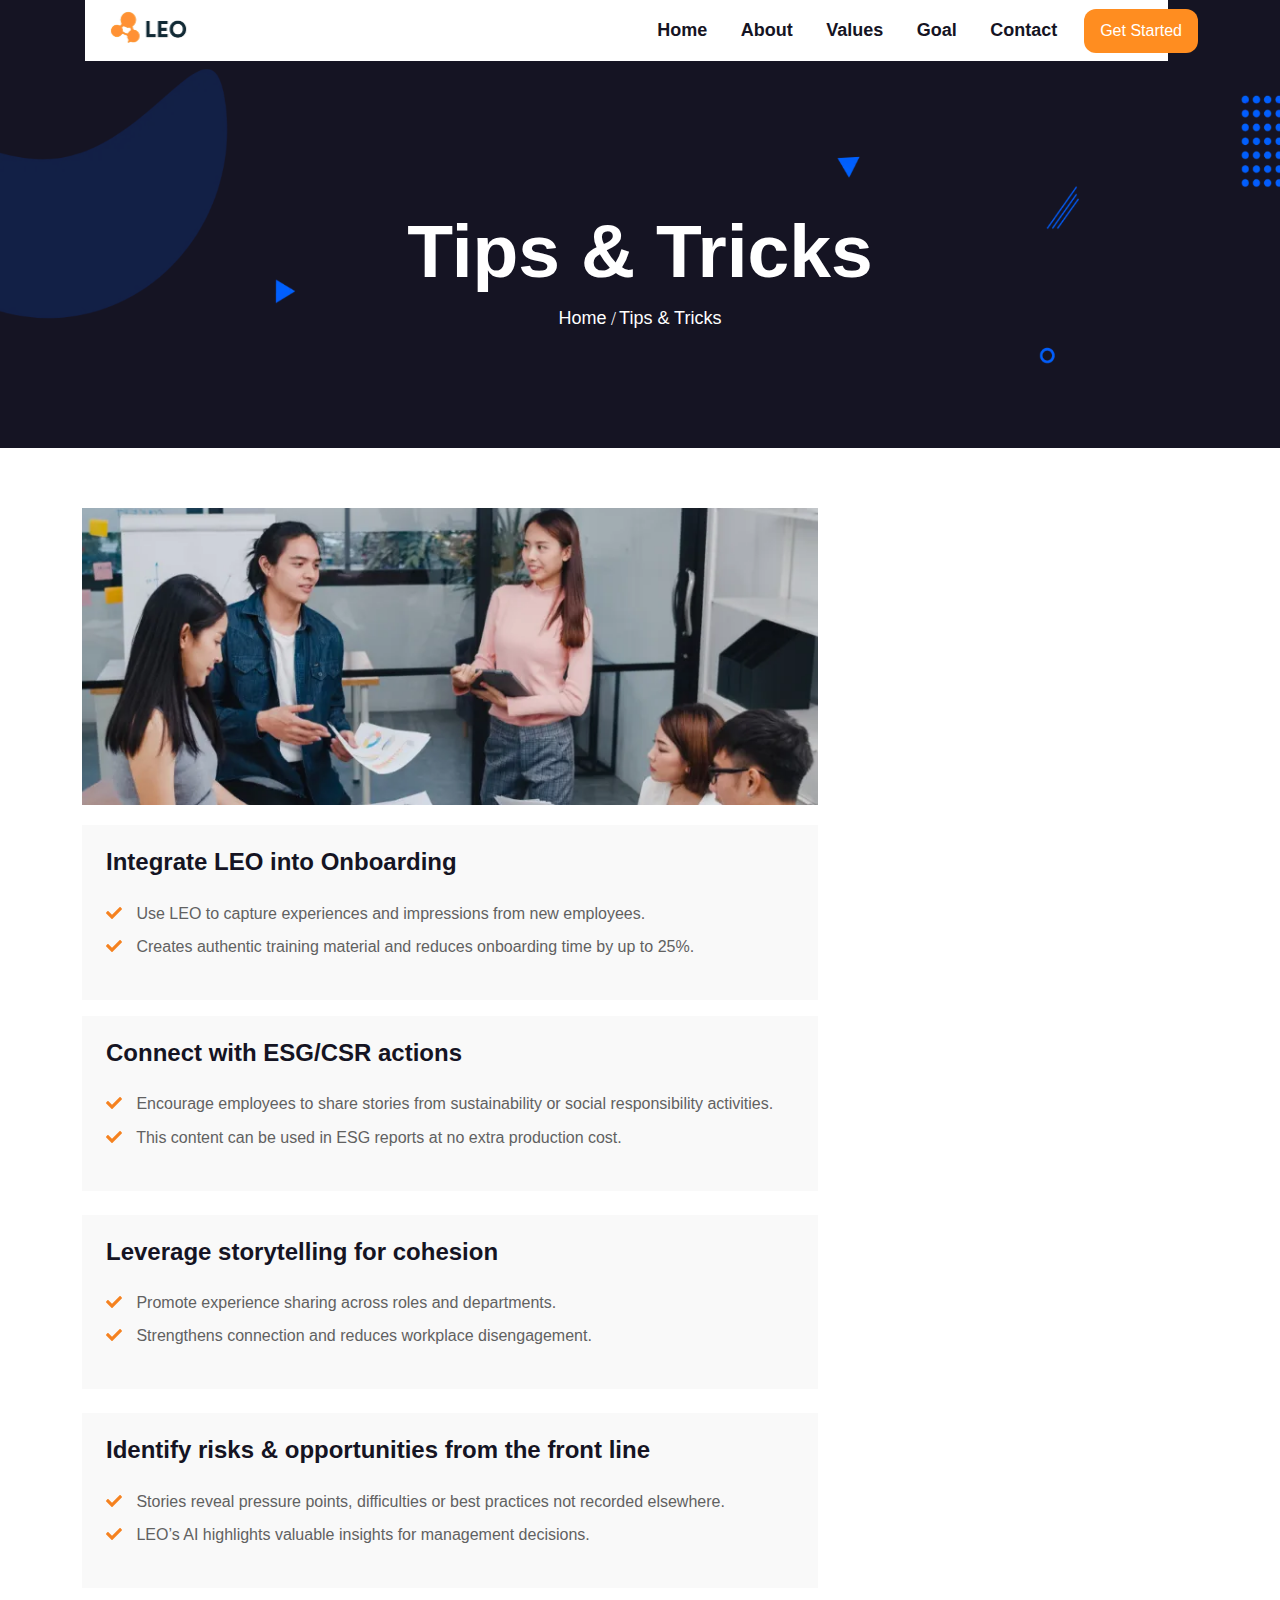
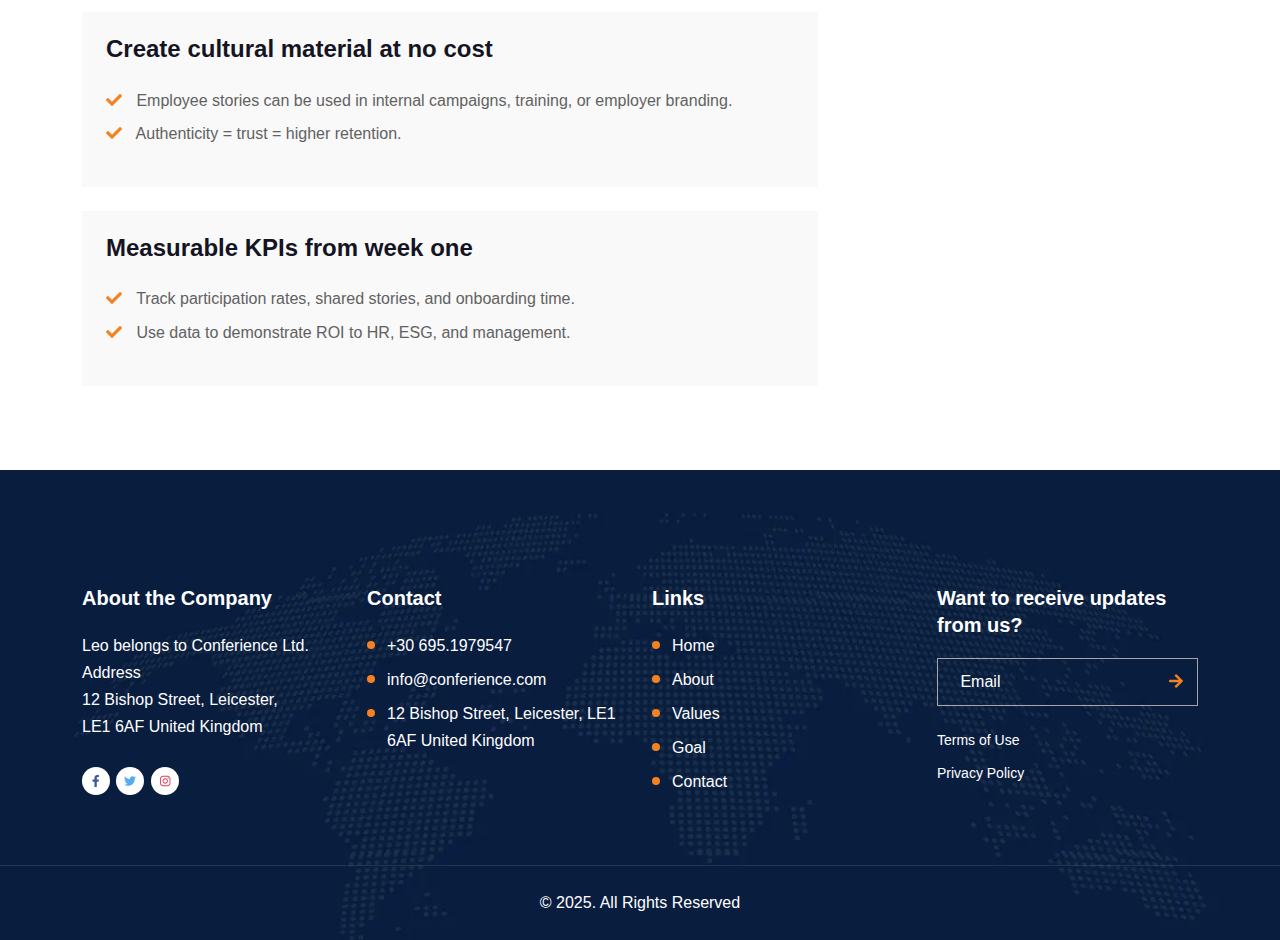
<file: tips-en.html>
<!DOCTYPE html>
<html lang="en">
  <head>
    <meta charset="UTF-8" />
    <meta name="viewport" content="width=device-width, initial-scale=1.0" />
    <meta http-equiv="X-UA-Compatible" content="IE=edge" />
    <title>LEO - Tips & Tricks</title>
    <link
      rel="icon"
      href="assets/img/LeoOrange.png"
      sizes="20x20"
      type="image/png"
    />

    <!-- Stylesheet -->
    <link rel="stylesheet" href="assets/css/bootstrap.min.css" />
    <link rel="stylesheet" href="assets/css/animate.min.css" />
    <link rel="stylesheet" href="assets/css/fontawesome.min.css" />
    <link rel="stylesheet" href="assets/css/custom-icon.css" />
    <link rel="stylesheet" href="assets/css/nice-select.min.css" />
    <link rel="stylesheet" href="assets/css/magnific.min.css" />
    <link rel="stylesheet" href="assets/css/owl.min.css" />
    <link rel="stylesheet" href="assets/css/slick.min.css" />
    <link rel="stylesheet" href="assets/css/style.css" />
    <link rel="stylesheet" href="assets/css/responsive.css" />
    <link rel="stylesheet" href="assets/css/overrides.css?v=3" />
  </head>
  <body class="sc5">
    <!-- navbar start -->
    <nav class="navbar navbar-area navbar-expand-lg">
      <div class="container nav-container navbar-bg">
        <div class="responsive-mobile-menu">
          <button
            class="menu toggle-btn d-block d-lg-none"
            data-target="#Iitechie_main_menu"
            aria-expanded="false"
            aria-label="Toggle navigation"
          >
            <span class="icon-left"></span>
            <span class="icon-right"></span>
          </button>
        </div>
        <div class="logo">
          <a href="index-en.html"
            ><img src="assets/img/logoLeo.png" alt="Leo logo"
          /></a>
        </div>

        <div class="collapse navbar-collapse" id="Iitechie_main_menu">
          <ul class="navbar-nav menu-open text-lg-end">
            <li><a href="index-en.html#home">Home</a></li>
            <li><a href="index-en.html#about">About</a></li>
            <li><a href="index-en.html#values">Values</a></li>
            <li><a href="index-en.html#goal">Goal</a></li>
            <li><a href="index-en.html#contact">Contact</a></li>
          </ul>
        </div>
        <div class="nav-right-part nav-right-part-desktop align-self-center">
          <a class="btn btn-base" href="#">Get Started</a>
        </div>
      </div>
    </nav>
    <!-- navbar end -->

    <!-- page title start -->
    <div class="breadcrumb-area bg-black bg-relative">
      <div
        class="banner-bg-img"
        style="background-image: url('./assets/img/bg/1.webp')"
      ></div>
      <div class="container">
        <div class="row justify-content-center">
          <div class="col-xl-7 col-lg-8">
            <div class="breadcrumb-inner text-center">
              <h2 class="page-title">Tips & Tricks</h2>
              <ul class="page-list">
                <li><a href="index-en.html">Home</a></li>
                <li>Tips & Tricks</li>
              </ul>
            </div>
          </div>
        </div>
      </div>
    </div>
    <!-- page title end -->

    <!-- service details page start -->
    <div class="blog-area pd-top-60 mb-4">
      <div class="container">
        <div class="row">
          <div class="col-lg-8 order-lg-first">
            <div class="blog-details-page-content">
              <div class="single-blog-inner">
                <div class="thumb">
                  <img
                    src="assets/img/tips/project-single.webp"
                    alt="Tips image"
                  />
                </div>
                <div class="details">
                  <div class="bg-sky p-4">
                    <h4 class="mb-4">Integrate LEO into Onboarding</h4>
                    <ul class="single-list-inner style-check mb-3">
                      <li>
                        <i class="fas fa-check"></i> Use LEO to capture
                        experiences and impressions from new employees.
                      </li>
                      <li>
                        <i class="fas fa-check"></i> Creates authentic training
                        material and reduces onboarding time by up to 25%.
                      </li>
                    </ul>
                  </div>

                  <div class="bg-sky p-4 mt-3 mb-4">
                    <h4 class="mb-4">Connect with ESG/CSR actions</h4>
                    <ul class="single-list-inner style-check mb-3">
                      <li>
                        <i class="fas fa-check"></i> Encourage employees to
                        share stories from sustainability or social
                        responsibility activities.
                      </li>
                      <li>
                        <i class="fas fa-check"></i> This content can be used in
                        ESG reports at no extra production cost.
                      </li>
                    </ul>
                  </div>

                  <div class="bg-sky p-4 mt-3 mb-4">
                    <h4 class="mb-4">Leverage storytelling for cohesion</h4>
                    <ul class="single-list-inner style-check mb-3">
                      <li>
                        <i class="fas fa-check"></i> Promote experience sharing
                        across roles and departments.
                      </li>
                      <li>
                        <i class="fas fa-check"></i> Strengthens connection and
                        reduces workplace disengagement.
                      </li>
                    </ul>
                  </div>

                  <div class="bg-sky p-4 mt-3 mb-4">
                    <h4 class="mb-4">
                      Identify risks & opportunities from the front line
                    </h4>
                    <ul class="single-list-inner style-check mb-3">
                      <li>
                        <i class="fas fa-check"></i> Stories reveal pressure
                        points, difficulties or best practices not recorded
                        elsewhere.
                      </li>
                      <li>
                        <i class="fas fa-check"></i> LEO’s AI highlights
                        valuable insights for management decisions.
                      </li>
                    </ul>
                  </div>

                  <div class="bg-sky p-4 mt-3 mb-4">
                    <h4 class="mb-4">Create cultural material at no cost</h4>
                    <ul class="single-list-inner style-check mb-3">
                      <li>
                        <i class="fas fa-check"></i> Employee stories can be
                        used in internal campaigns, training, or employer
                        branding.
                      </li>
                      <li>
                        <i class="fas fa-check"></i> Authenticity = trust =
                        higher retention.
                      </li>
                    </ul>
                  </div>

                  <div class="bg-sky p-4">
                    <h4 class="mb-4">Measurable KPIs from week one</h4>
                    <ul class="single-list-inner style-check mb-3">
                      <li>
                        <i class="fas fa-check"></i> Track participation rates,
                        shared stories, and onboarding time.
                      </li>
                      <li>
                        <i class="fas fa-check"></i> Use data to demonstrate ROI
                        to HR, ESG, and management.
                      </li>
                    </ul>
                  </div>
                </div>
              </div>
            </div>
          </div>
        </div>
      </div>
    </div>
    <!-- service details page end -->

    <!-- footer area start -->
    <footer
      class="footer-area bg-black bg-cover"
      style="background-image: url('./assets/img/bg/2.webp')"
    >
      <div class="container">
        <div class="row">
          <!-- About -->
          <div class="col-lg-3 col-md-6">
            <div class="widget widget_about">
              <h4 class="widget-title">About the Company</h4>
              <div class="details">
                <p>Leo belongs to Conferience Ltd.</p>
                <p>Address</p>
                <p>
                  12 Bishop Street, Leicester,<br />
                  LE1 6AF United Kingdom
                </p>
                <ul class="social-media">
                  <li>
                    <a class="facebook" href="#"
                      ><i class="fab fa-facebook-f"></i
                    ></a>
                  </li>
                  <li>
                    <a class="twitter" href="#"
                      ><i class="fab fa-twitter"></i
                    ></a>
                  </li>
                  <li>
                    <a class="instagram" href="#"
                      ><i class="fab fa-instagram"></i
                    ></a>
                  </li>
                </ul>
              </div>
            </div>
          </div>

          <!-- Contact -->
          <div class="col-lg-3 col-md-6">
            <div class="widget widget_nav_menu">
              <h4 class="widget-title">Contact</h4>
              <ul>
                <li><a href="#contact">+30 695.1979547</a></li>
                <li><a href="#contact">info@conferience.com</a></li>
                <li>
                  <a href="#contact"
                    >12 Bishop Street, Leicester, LE1 6AF United Kingdom</a
                  >
                </li>
              </ul>
            </div>
          </div>

          <!-- Links -->
          <div class="col-lg-3 col-md-6">
            <div class="widget widget_nav_menu">
              <h4 class="widget-title">Links</h4>
              <ul>
                <li><a href="index-en.html#home">Home</a></li>
                <li><a href="index-en.html#about">About</a></li>
                <li><a href="index-en.html#values">Values</a></li>
                <li><a href="index-en.html#goal">Goal</a></li>
                <li><a href="index-en.html#contact">Contact</a></li>
              </ul>
            </div>
          </div>

          <!-- Subscribe -->
          <div class="col-lg-3 col-md-6">
            <div class="widget widget_subscribe">
              <h4 class="widget-title">Want to receive updates from us?</h4>
              <div class="single-input-inner style-border style-bg-none">
                <input type="text" placeholder=" Email" />
                <button><i class="fa fa-arrow-right"></i></button>
              </div>
              <ul>
                <li><a href="terms-en.html">Terms of Use</a></li>
                <li><a href="policies-en.html">Privacy Policy</a></li>
              </ul>
            </div>
          </div>
        </div>
      </div>
      <div class="footer-bottom text-center">
        <div class="container">
          <div class="row">
            <div class="col-md-12 align-self-center">
              <p>© 2025. All Rights Reserved</p>
            </div>
          </div>
        </div>
      </div>
    </footer>
    <!-- footer area end -->

    <!-- back to top -->
    <div class="back-to-top">
      <span class="back-top"><i class="fa fa-angle-up"></i></span>
    </div>
    <!-- back to top end -->

    <!-- all plugins -->
    <script src="assets/js/jquery.min.js"></script>
    <script src="assets/js/bootstrap.min.js"></script>
    <script src="assets/js/fontawesome.min.js"></script>
    <script src="assets/js/nice-select.min.js"></script>
    <script src="assets/js/magnific.min.js"></script>
    <script src="assets/js/isotope.min.js"></script>
    <script src="assets/js/imageload.min.js"></script>
    <script src="assets/js/owl.min.js"></script>
    <script src="assets/js/slick.min.js"></script>
    <script src="assets/js/tweenmax.min.js"></script>
    <script src="assets/js/waypoint.js"></script>
    <script src="assets/js/counterup.js"></script>

    <!-- main js  -->
    <script src="assets/js/main.js"></script>
  </body>
</html>
</file>
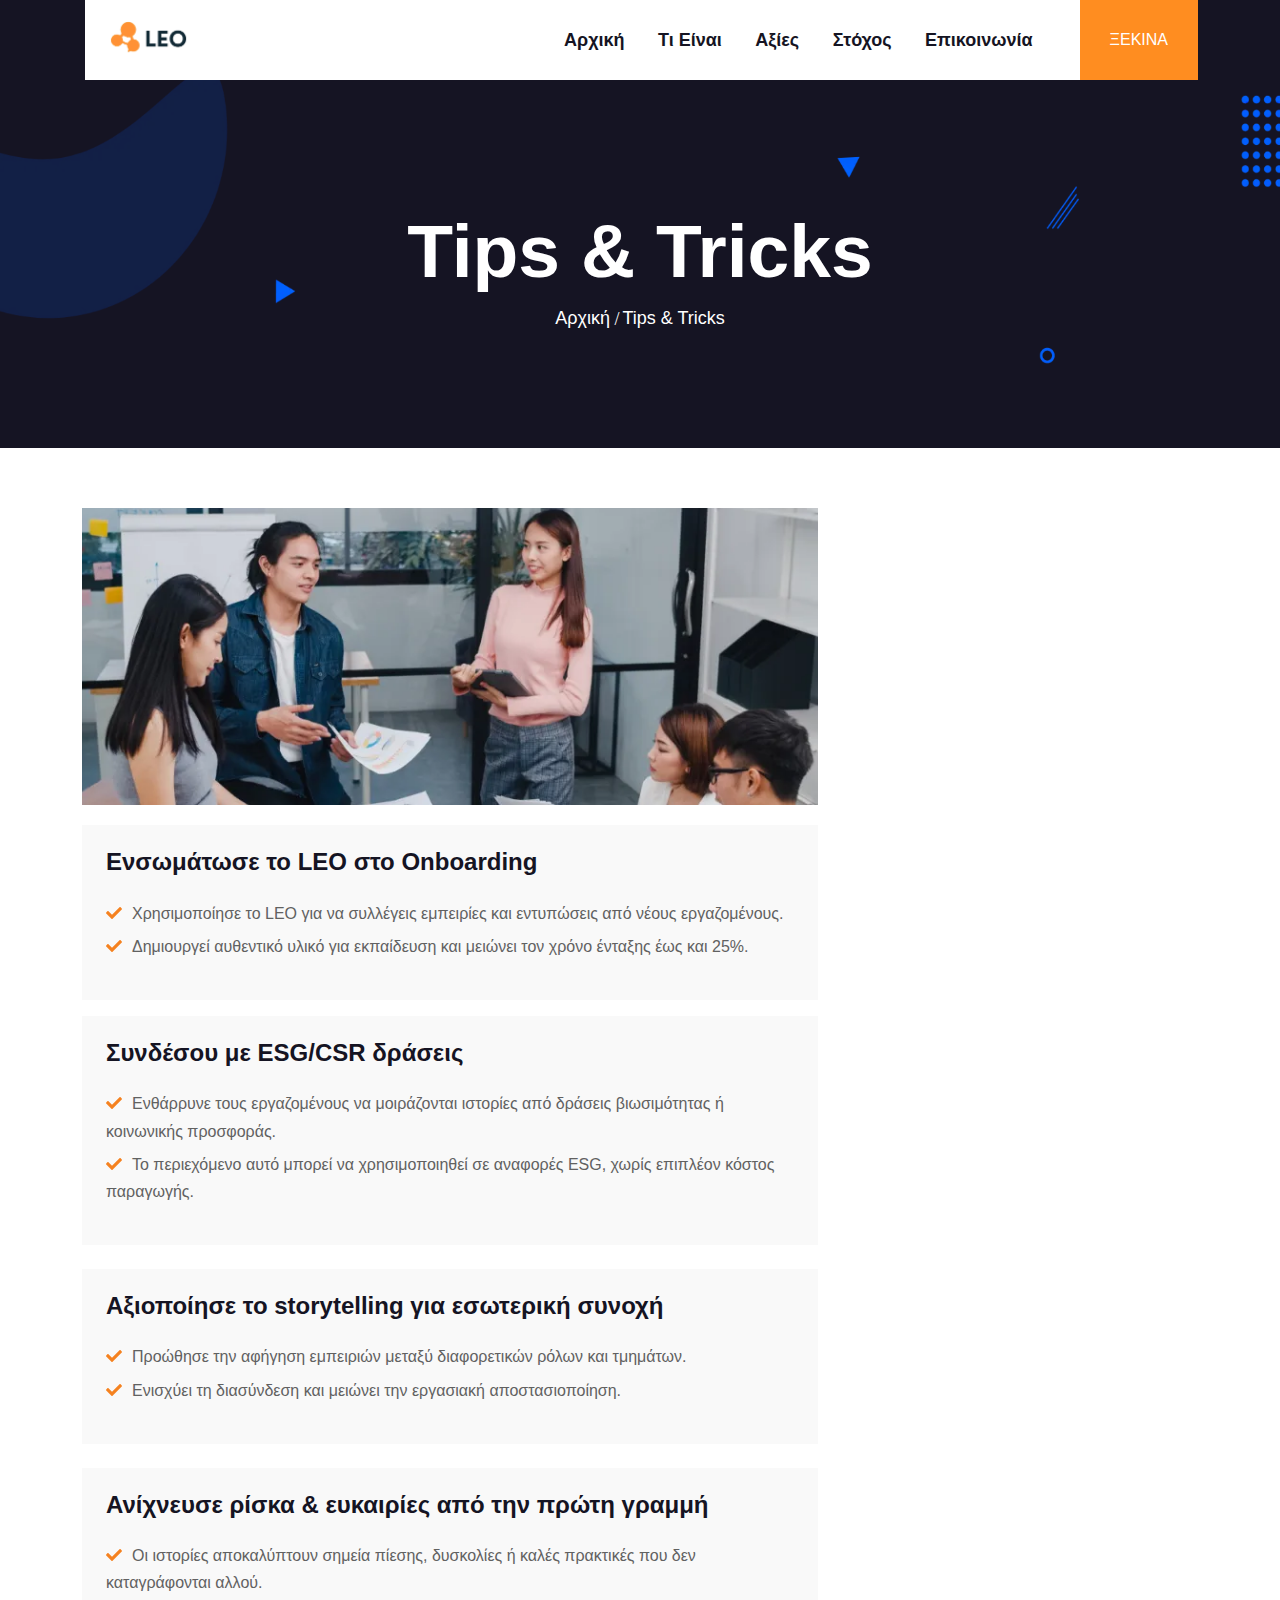
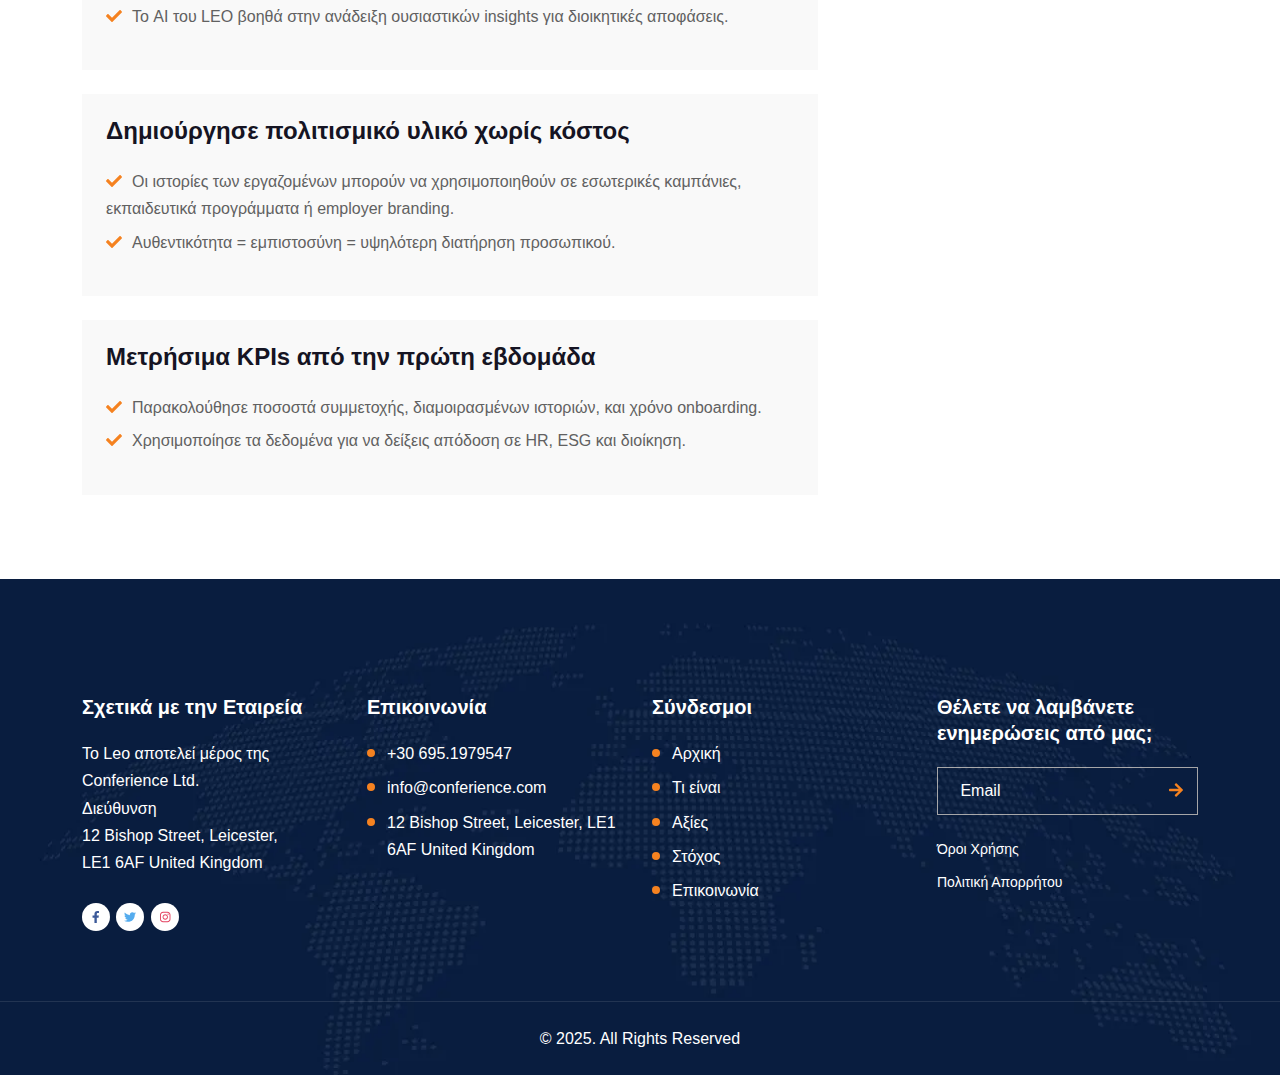
<file: tips.html>
<!DOCTYPE html>
<html lang="zxx">

<head>
  <meta charset="UTF-8" />
  <meta name="viewport" content="width=device-width, initial-scale=1.0" />
  <meta http-equiv="X-UA-Compatible" content="IE=edge" />
  <meta http-equiv="X-UA-Compatible" content="ie=edge" />
  <title>Iitechie - IT Solutions and Services Html Template</title>
  <link rel="icon" href="assets/img/LeoOrange.png" sizes="20x20" type="image/png" />

  <!-- Stylesheet -->
  <link rel="stylesheet" href="assets/css/bootstrap.min.css" />
  <link rel="stylesheet" href="assets/css/animate.min.css" />
  <link rel="stylesheet" href="assets/css/fontawesome.min.css" />
  <link rel="stylesheet" href="assets/css/custom-icon.css" />
  <link rel="stylesheet" href="assets/css/nice-select.min.css" />
  <link rel="stylesheet" href="assets/css/magnific.min.css" />
  <link rel="stylesheet" href="assets/css/owl.min.css" />
  <link rel="stylesheet" href="assets/css/slick.min.css" />
  <link rel="stylesheet" href="assets/css/style.css" />
  <link rel="stylesheet" href="assets/css/responsive.css" />
</head>

<body class="sc5">
  <nav class="navbar navbar-area navbar-expand-lg">
    <div class="container nav-container navbar-bg">
      <div class="responsive-mobile-menu">
        <button class="menu toggle-btn d-block d-lg-none" data-target="#Iitechie_main_menu" aria-expanded="false"
          aria-label="Toggle navigation">
          <span class="icon-left"></span>
          <span class="icon-right"></span>
        </button>
      </div>
      <div class="logo">
        <a href="index.html"><img src="assets/img/logoLeo.png" alt="img" /></a>
      </div>

      <div class="collapse navbar-collapse" id="Iitechie_main_menu">
        <ul class="navbar-nav menu-open text-lg-end">
          <li><a href="index.html#home">Αρχική</a></li>
          <li><a href="index.html#about">Τι είναι</a></li>
          <li><a href="index.html#values">Αξίες</a></li>
          <li><a href="index.html#goal">Στόχος</a></li>
          <li><a href="index.html#contact">Επικοινωνία</a></li>
        </ul>
      </div>
      <div class="nav-right-part nav-right-part-desktop align-self-center">
        <a class="btn btn-base"
          href="mailto:info@conferience.com?subject=Ενδιαφέρον%20για%20LEO&body=Γεια%20σας%2C%0D%0A%0D%0AΘα%20ήθελα%20να%20μάθω%20περισσότερα%20για%20το%20LEO.%0D%0A%0D%0AΌνομα%3A%20%0D%0AΕταιρεία%3A%20%0D%0AΤηλέφωνο%3A%20%0D%0A%0D%0AΕυχαριστώ%21">
          ΞΕΚΙΝΑ
        </a>
      </div>
    </div>
  </nav>
  <!-- navbar end -->

  <!-- page title start -->
  <div class="breadcrumb-area bg-black bg-relative">
    <div class="banner-bg-img" style="background-image: url('./assets/img/bg/1.webp')"></div>
    <div class="container">
      <div class="row justify-content-center">
        <div class="col-xl-7 col-lg-8">
          <div class="breadcrumb-inner text-center">
            <h2 class="page-title">Tips & Tricks</h2>
            <ul class="page-list">
              <li><a href="index.html">Αρχική</a></li>
              <li>Tips & Tricks</li>
            </ul>
          </div>
        </div>
      </div>
    </div>
  </div>
  <!-- page title end -->

  <!-- service details page start -->
  <div class="blog-area pd-top-60 mb-4">
    <div class="container">
      <div class="row">
        <div class="col-lg-8 order-lg-first">
          <div class="blog-details-page-content">
            <div class="single-blog-inner">
              <div class="thumb">
                <img src="assets/img/tips/project-single.webp" alt="img" />
              </div>
              <div class="details">
                <div class="bg-sky p-4">
                  <h4 class="mb-4">Ενσωμάτωσε το LEO στο Onboarding</h4>
                  <ul class="single-list-inner style-check mb-3">
                    <li>
                      <i class="fas fa-check"></i>Χρησιμοποίησε το LEO για να συλλέγεις εμπειρίες και εντυπώσεις από
                      νέους εργαζομένους.
                    </li>
                    <li>
                      <i class="fas fa-check"></i>Δημιουργεί αυθεντικό υλικό για εκπαίδευση και μειώνει τον χρόνο
                      ένταξης έως και 25%.
                    </li>
                  </ul>
                </div>

                <div class="bg-sky p-4 p-4 mt-3 mb-4">
                  <h4 class="mb-4">Συνδέσου με ESG/CSR δράσεις</h4>
                  <ul class="single-list-inner style-check mb-3">
                    <li>
                      <i class="fas fa-check"></i>Ενθάρρυνε τους εργαζομένους να μοιράζονται ιστορίες από δράσεις
                      βιωσιμότητας ή κοινωνικής προσφοράς.
                    </li>
                    <li>
                      <i class="fas fa-check"></i>Το περιεχόμενο αυτό μπορεί να χρησιμοποιηθεί σε αναφορές ESG, χωρίς
                      επιπλέον κόστος παραγωγής.
                    </li>
                  </ul>
                </div>
                <div class="bg-sky p-4 p-4 mt-3 mb-4">
                  <h4 class="mb-4">Αξιοποίησε το storytelling για εσωτερική συνοχή</h4>
                  <ul class="single-list-inner style-check mb-3">
                    <li>
                      <i class="fas fa-check"></i>Προώθησε την αφήγηση εμπειριών μεταξύ διαφορετικών ρόλων και τμημάτων.
                    </li>
                    <li>
                      <i class="fas fa-check"></i>Ενισχύει τη διασύνδεση και μειώνει την εργασιακή αποστασιοποίηση.
                    </li>
                  </ul>
                </div>
                <div class="bg-sky p-4 p-4 mt-3 mb-4">
                  <h4 class="mb-4">Ανίχνευσε ρίσκα & ευκαιρίες από την πρώτη γραμμή</h4>
                  <ul class="single-list-inner style-check mb-3">
                    <li>
                      <i class="fas fa-check"></i>Οι ιστορίες αποκαλύπτουν σημεία πίεσης, δυσκολίες ή καλές πρακτικές
                      που δεν καταγράφονται αλλού.
                    </li>
                    <li>
                      <i class="fas fa-check"></i>Το AI του LEO βοηθά στην ανάδειξη ουσιαστικών insights για διοικητικές
                      αποφάσεις.
                    </li>
                  </ul>
                </div>
                <div class="bg-sky p-4 p-4 mt-3 mb-4">
                  <h4 class="mb-4">Δημιούργησε πολιτισμικό υλικό χωρίς κόστος</h4>
                  <ul class="single-list-inner style-check mb-3">
                    <li>
                      <i class="fas fa-check"></i>Οι ιστορίες των εργαζομένων μπορούν να χρησιμοποιηθούν σε εσωτερικές
                      καμπάνιες, εκπαιδευτικά προγράμματα ή employer branding.
                    </li>
                    <li>
                      <i class="fas fa-check"></i>Αυθεντικότητα = εμπιστοσύνη = υψηλότερη διατήρηση προσωπικού.
                    </li>
                  </ul>
                </div>
                <div class="bg-sky p-4 ">
                  <h4 class="mb-4">Μετρήσιμα KPIs από την πρώτη εβδομάδα</h4>
                  <ul class="single-list-inner style-check mb-3">
                    <li>
                      <i class="fas fa-check"></i>Παρακολούθησε ποσοστά συμμετοχής, διαμοιρασμένων ιστοριών, και χρόνο
                      onboarding.
                    </li>
                    <li>
                      <i class="fas fa-check"></i>Χρησιμοποίησε τα δεδομένα για να δείξεις απόδοση σε HR, ESG και
                      διοίκηση.
                    </li>
                  </ul>
                </div>
              </div>

            </div>
          </div>
        </div>
      </div>
    </div>
  </div>
  </div>
  <!-- service details page end -->



  <!-- footer area start -->
  <footer class="footer-area bg-black bg-cover" style="background-image: url('./assets/img/bg/2.webp')">
    <div class="container">
      <div class="row">
        <div class="col-lg-3 col-md-6">
          <div class="widget widget_about">
            <h4 class="widget-title">Σχετικά με την Εταιρεία</h4>
            <div class="details">
              <p>Το Leo αποτελεί μέρος της Conferience Ltd.</p>
              <p>Διεύθυνση</p>
              <p>
                12 Bishop Street, Leicester,<br />
                LE1 6AF United Kingdom
              </p>
              <ul class="social-media">
                <li>
                  <a class="facebook" href="#">
                    <i class="fab fa-facebook-f"></i>
                  </a>
                </li>
                <li>
                  <a class="twitter" href="#">
                    <i class="fab fa-twitter"></i>
                  </a>
                </li>
                <li>
                  <a class="instagram" href="#">
                    <i class="fab fa-instagram"></i>
                  </a>
                </li>
              </ul>
            </div>
          </div>
        </div>

        <div class="col-lg-3 col-md-6">
          <div class="widget widget_nav_menu">
            <h4 class="widget-title">Επικοινωνία</h4>
            <ul>
              <li><a href="index.html#contact">+30 695.1979547</a></li>
              <li><a href="index.html#contact">info@conferience.com </a></li>
              <li>
                <a href="index.html#contact">12 Bishop Street, Leicester, LE1 6AF United Kingdom</a>
              </li>
            </ul>
          </div>
        </div>

        <div class="col-lg-3 col-md-6">
          <div class="widget widget_nav_menu">
            <h4 class="widget-title">Σύνδεσμοι</h4>
            <ul>
              <li><a href="index.html#home">Αρχική</a></li>
              <li><a href="index.html#about">Τι είναι </a></li>
              <li><a href="index.html#values">Αξίες</a></li>
              <li><a href="index.html#goal">Στόχος</a></li>
              <li><a href="index.html#contact">Επικοινωνία</a></li>

            </ul>
          </div>
        </div>

        <div class="col-lg-3 col-md-6">
          <div class="widget widget_subscribe">
            <h4 class="widget-title">
              Θέλετε να λαμβάνετε ενημερώσεις από μας;
            </h4>
            <div class="single-input-inner style-border style-bg-none">
              <input type="text" placeholder=" Email" />
              <button><i class="fa fa-arrow-right"></i></button>
            </div>
            <!-- <label
                ><input type="checkbox" />Maecenas tempususcondime honcus sem
                quam libero</label
              > -->
            <ul>
              <li><a href="terms.html">Όροι Χρήσης</a></li>
              <li><a href="policies.html">Πολιτική Απορρήτου </a></li>
            </ul>
          </div>
        </div>
      </div>
    </div>
    <div class="footer-bottom text-center">
      <div class="container">
        <div class="row">
          <div class="col-md-12 align-self-center">
            <p>© 2025. All Rights Reserved</p>
          </div>
        </div>
      </div>
    </div>
  </footer>
  <!-- footer area end -->

  <!-- back to top area start -->
  <div class="back-to-top">
    <span class="back-top"><i class="fa fa-angle-up"></i></span>
  </div>
  <!-- back to top area end -->

  <!-- all plugins here -->
  <script src="assets/js/jquery.min.js"></script>
  <script src="assets/js/bootstrap.min.js"></script>
  <script src="assets/js/fontawesome.min.js"></script>
  <script src="assets/js/nice-select.min.js"></script>
  <script src="assets/js/magnific.min.js"></script>
  <script src="assets/js/isotope.min.js"></script>
  <script src="assets/js/imageload.min.js"></script>
  <script src="assets/js/owl.min.js"></script>
  <script src="assets/js/slick.min.js"></script>
  <script src="assets/js/tweenmax.min.js"></script>
  <script src="assets/js/waypoint.js"></script>
  <script src="assets/js/counterup.js"></script>

  <!-- main js  -->
  <script src="assets/js/main.js"></script>
</body>

</html>
</file>
<file: assets/css/custom-icon.css>
@font-face {
  font-family: 'icomoon';
  src:  url('../../assets/fonts/icomoon.eot?9ot2k6');
  src:  url('../../assets/fonts/icomoon.eot?9ot2k6#iefix') format('embedded-opentype'),
    url('../../assets/fonts/icomoon.ttf?9ot2k6') format('truetype'),
    url('../../assets/fonts/icomoon.woff?9ot2k6') format('woff'),
    url('../../assets/fonts/icomoon.svg?9ot2k6#icomoon') format('svg');
  font-weight: normal;
  font-style: normal;
  font-display: block;
}

[class^="icomoon-"], [class*=" icomoon-"] {
  /* use !important to prevent issues with browser extensions that change fonts */
  font-family: 'icomoon' !important;
  speak: never;
  font-style: normal;
  font-weight: normal;
  font-variant: normal;
  text-transform: none;
  line-height: 1;
  /* Better Font Rendering =========== */
  -webkit-font-smoothing: antialiased;
  -moz-osx-font-smoothing: grayscale;
}

.icomoon-analysis:before {
  content: "\e900";
}
.icomoon-application:before {
  content: "\e901";
}
.icomoon-approval:before {
  content: "\e902";
}
.icomoon-back:before {
  content: "\e903";
}
.icomoon-calendar:before {
  content: "\e904";
}
.icomoon-calendar-2:before {
  content: "\e905";
}
.icomoon-chat:before {
  content: "\e906";
}
.icomoon-chat-2:before {
  content: "\e907";
}
.icomoon-check-mark:before {
  content: "\e908";
  color: #1dac54;
}
.icomoon-check-mark2:before {
  content: "\e909";
  color: #0060ff;
}
.icomoon-client:before {
  content: "\e90a";
}
.icomoon-clock:before {
  content: "\e90b";
}
.icomoon-close:before {
  content: "\e90c";
  color: #f44336;
}
.icomoon-cloud-data:before {
  content: "\e90d";
}
.icomoon-computer:before {
  content: "\e90e";
}
.icomoon-deep-learning:before {
  content: "\e90f";
}
.icomoon-diamond:before {
  content: "\e910";
}
.icomoon-diamond-2:before {
  content: "\e911";
}
.icomoon-email:before {
  content: "\e912";
}
.icomoon-facebook:before {
  content: "\e913";
}
.icomoon-folder:before {
  content: "\e914";
}
.icomoon-folder-2:before {
  content: "\e915";
}
.icomoon-gear:before {
  content: "\e916";
}
.icomoon-help:before {
  content: "\e917";
}
.icomoon-laptop:before {
  content: "\e918";
}
.icomoon-layer:before {
  content: "\e919";
}
.icomoon-link:before {
  content: "\e91a";
}
.icomoon-linkedin:before {
  content: "\e91b";
}
.icomoon-lock:before {
  content: "\e91c";
}
.icomoon-magnifiying-glass:before {
  content: "\e91d";
}
.icomoon-mail:before {
  content: "\e91e";
}
.icomoon-megaphone:before {
  content: "\e91f";
}
.icomoon-minus-sign:before {
  content: "\e920";
}
.icomoon-money:before {
  content: "\e921";
}
.icomoon-next:before {
  content: "\e922";
}
.icomoon-phone-call:before {
  content: "\e923";
}
.icomoon-pin:before {
  content: "\e924";
}
.icomoon-pinterest:before {
  content: "\e925";
}
.icomoon-play-button:before {
  content: "\e926";
}
.icomoon-play-button2:before {
  content: "\e927";
}
.icomoon-plus:before {
  content: "\e928";
}
.icomoon-profile:before {
  content: "\e929";
}
.icomoon-project:before {
  content: "\e92a";
}
.icomoon-quote:before {
  content: "\e92b";
}
.icomoon-quote-2:before {
  content: "\e92c";
}
.icomoon-right-quote:before {
  content: "\e92d";
}
.icomoon-save-money:before {
  content: "\e92e";
}
.icomoon-search:before {
  content: "\e92f";
}
.icomoon-share:before {
  content: "\e930";
}
.icomoon-solution:before {
  content: "\e931";
}
.icomoon-team:before {
  content: "\e932";
}
.icomoon-telephone:before {
  content: "\e933";
}
.icomoon-time:before {
  content: "\e934";
}
.icomoon-twitter:before {
  content: "\e935";
}
.icomoon-user:before {
  content: "\e936";
}
.icomoon-user-2:before {
  content: "\e937";
}
.icomoon-user-3:before {
  content: "\e938";
}
</file>
<file: assets/css/style.css>
/*
Theme Name: iitechie
Theme URI: https://solverwp.com/demo/html/itechie/
Author: SolverWp
Author URI: https://solverwp.com/demo/html/itechie/
Description: Iitechie - IT Solutions and Services Html Template
Version: 1.0.5
*/
/*--------------------------------------------------------------
>>> TABLE OF CONTENTS:
----------------------------------------------------------------
# Global
    ## Global
    ## Mixins
    ## Theme
    ## Variables
    ## Common

# Sections
    ## Nav Bar
    ## Banner
    ## Brand Area
    ## Footer
    ## Widgets

# Elements
    ## accordion
    ## filter
    ## apartment
    ## blog
    ## city
    ## feature
    ## gallery
    ## intro
    ## main-search
    ## pricing
    ## service
    ## team
    ## user-list

--------------------------------------------------------------*/
/*-----------------
    # Typography
-----------------*/
@import url("https://fonts.googleapis.com/css?family=Rajdhani:400,500,600,700|Poppins:400,500,600,700|Rubik:400,500,600,700|family=Inter:wght@300;400;500;600;700;800&family=Roboto:wght@300;400;500;700&display=swap");

:root {
  --main-color: #f58220;
  --main-color2: #ee0020;
  --heading-color: #151423;
  --paragraph-color: #616161;
  --body-font: "Inter", sans-serif;
  --heading-font: "Inter", sans-serif;
  --body-font-size: 16px;
  --line-height30: 1.7;
}

html {
  -webkit-text-size-adjust: 100%;
  -ms-text-size-adjust: 100%;
  overflow-x: hidden;
  font-family: var(--body-font);
}

* {
  -webkit-box-sizing: border-box;
  box-sizing: border-box;
  outline: none;
  -moz-osx-font-smoothing: grayscale;
  /* Firefox */
  -webkit-font-smoothing: antialiased;
  /* WebKit  */
}

body {
  margin: 0;
  color: var(--paragraph-color);
  overflow-x: hidden;
  font-family: var(--body-font);
  line-height: var(--line-height30);
  font-size: var(--body-font-size);
  background: #fff;
}

h1 {
  font-size: 75px;
  line-height: 1.2333333333;
}

h2 {
  font-size: 40px;
  line-height: 1.2380952381;
}

h3 {
  font-size: 30px;
  line-height: 1.3833333333;
}

h4 {
  font-size: 24px;
  line-height: 1.3380952381;
}

h5 {
  font-size: 20px;
  line-height: 1.3380952381;
}

h6 {
  font-size: 16px;
  line-height: 1.2380952381;
}

h1,
h2,
h3,
h4,
h5,
h6 {
  color: var(--heading-color);
  font-weight: 600;
  font-family: var(--heading-font);
}

p {
  color: var(--paragraph-color);
  -webkit-hyphens: auto;
  -ms-hyphens: auto;
  hyphens: auto;
  margin-bottom: 10px;
}

a {
  color: inherit;
  text-decoration: none;
  -webkit-transition: 0.4s;
  transition: 0.4s;
}

a,
a:hover,
a:focus,
a:active {
  text-decoration: none;
  outline: none;
  color: inherit;
}

a:hover {
  color: var(--main-color);
}

pre {
  word-break: break-word;
}

a i {
  padding: 0 2px;
}

img {
  max-width: 100%;
}

button:hover,
button:active,
button:focus {
  outline: 0;
}

/*input and button type focus outline disable*/
input[type="text"]:focus,
input[type="email"]:focus,
input[type="url"]:focus,
input[type="password"]:focus,
input[type="search"]:focus,
input[type="tel"]:focus,
input[type="number"]:focus,
textarea:focus,
input[type="button"]:focus,
input[type="reset"]:focus,
input[type="submit"]:focus,
select:focus {
  outline: none;
  -webkit-box-shadow: none;
  box-shadow: none;
  border: 1px solid #ddd;
}

.no-gutter.row,
.no-gutter.container,
.no-gutter.container-fluid {
  margin-left: 0;
  margin-right: 0;
  padding-left: 0;
  padding-right: 0;
}

.no-gutter > [class^="col-"] {
  padding-left: 0;
  padding-right: 0;
}

.no-gutter[class^="col-"] {
  padding-left: 0;
  padding-right: 0;
}

.h-100vh {
  height: 100vh;
}

code {
  color: #faa603;
}

.check-list {
  margin: 0;
  padding: 0;
  list-style: none;
}

.check-list li {
  display: block;
  padding-left: 20px;
  position: relative;
  z-index: 0;
}

.check-list li:after {
  position: absolute;
  left: 0;
  top: 0;
  font-family: "fontawesome";
  content: "\f105";
  color: var(--main-color);
}

.site-main .comment-navigation,
.site-main .posts-navigation,
.site-main .post-navigation {
  clear: both;
}

.comment-navigation .nav-previous,
.posts-navigation .nav-previous,
.post-navigation .nav-previous {
  float: left;
  width: 50%;
}

.comment-navigation .nav-next,
.posts-navigation .nav-next,
.post-navigation .nav-next {
  float: right;
  text-align: right;
  width: 50%;
}

.comment-navigation .nav-previous > a,
.posts-navigation .nav-previous > a,
.post-navigation .nav-previous > a,
.comment-navigation .nav-next > a,
.posts-navigation .nav-next > a,
.post-navigation .nav-next > a {
  -webkit-transition: 0.3s ease-in;
  transition: 0.3s ease-in;
}

.comment-navigation .nav-previous:hover > a,
.posts-navigation .nav-previous:hover > a,
.post-navigation .nav-previous:hover > a,
.comment-navigation .nav-next:hover > a,
.posts-navigation .nav-next:hover > a,
.post-navigation .nav-next:hover > a {
  color: var(--main-color);
}

.comment-list li {
  list-style: none;
}

.h-100vh {
  height: 100vh;
}

.position-relative {
  position: relative;
}

/*--------------------------------------------------------------
# Accessibility
--------------------------------------------------------------*/
/* Text meant only for screen readers. */
.screen-reader-text {
  border: 0;
  clip: rect(1px, 1px, 1px, 1px);
  -webkit-clip-path: inset(50%);
  clip-path: inset(50%);
  height: 1px;
  margin: -1px;
  overflow: hidden;
  padding: 0;
  position: absolute !important;
  width: 1px;
  word-wrap: normal !important;
  /* Many screen reader and browser combinations announce broken words as they would appear visually. */
}

.screen-reader-text:focus {
  background-color: #f1f1f1;
  border-radius: 3px;
  -webkit-box-shadow: 0 0 2px 2px rgba(0, 0, 0, 0.6);
  box-shadow: 0 0 2px 2px rgba(0, 0, 0, 0.6);
  clip: auto !important;
  -webkit-clip-path: none;
  clip-path: none;
  color: #21759b;
  display: block;
  font-size: 15px;
  font-size: 0.875rem;
  font-weight: bold;
  height: auto;
  left: 5px;
  line-height: normal;
  padding: 15px 23px 14px;
  text-decoration: none;
  top: 5px;
  width: auto;
  z-index: 100000;
  /* Above WP toolbar. */
}

/* Do not show the outline on the skip link target. */
#content[tabindex="-1"]:focus {
  outline: 0;
}

/*--------------------------------------------------------------
# Alignments
--------------------------------------------------------------*/
.alignleft {
  float: left;
  clear: both;
  margin-right: 20px;
}

.alignright {
  float: right;
  clear: both;
  margin-left: 20px;
}

.aligncenter {
  clear: both;
  display: block;
  margin: 0 auto 1.75em;
}

.alignfull {
  margin: 1.5em 0;
  max-width: 100%;
}

.alignwide {
  max-width: 1100px;
}

/*--------------------------------------------------------------
# Clearings
--------------------------------------------------------------*/
.clear:before,
.clear:after,
.entry-content:before,
.entry-content:after,
.comment-content:before,
.comment-content:after,
.site-header:before,
.site-header:after,
.site-content:before,
.site-content:after,
.site-footer:before,
.site-footer:after {
  content: "";
  display: table;
  table-layout: fixed;
}

.clear:after,
.entry-content:after,
.comment-content:after,
.site-header:after,
.site-content:after,
.site-footer:after {
  clear: both;
}

/*--------------------------------------------------------------
## Posts and pages
--------------------------------------------------------------*/
.sticky {
  display: block;
}

.updated:not(.published) {
  display: none;
}

/*--------------------------------------------------------------
# Media
--------------------------------------------------------------*/
.page-content .wp-smiley,
.entry-content .wp-smiley,
.comment-content .wp-smiley {
  border: none;
  margin-bottom: 0;
  margin-top: 0;
  padding: 0;
}

/* Make sure embeds and iframes fit their containers. */
embed,
iframe,
object {
  max-width: 100%;
}

/* Make sure logo link wraps around logo image. */
.custom-logo-link {
  display: inline-block;
}

/*--------------------------------------------------------------
## Captions
--------------------------------------------------------------*/
.wp-caption {
  margin-bottom: 1.5em;
  max-width: 100%;
  clear: both;
}

.wp-caption img[class*="wp-image-"] {
  display: block;
  margin-left: auto;
  margin-right: auto;
}

.wp-caption .wp-caption-text {
  margin: 0.8075em 0;
}

.wp-caption-text {
  text-align: center;
}

/*----------------------------------------
    # Unit test
------------------------------------------*/
.wp-link-pages a {
  margin: 0 5px;
  -webkit-transition: 0.3s ease-in;
  transition: 0.3s ease-in;
}

.wp-link-pages {
  margin-bottom: 30px;
  margin-top: 25px;
}

.wp-link-pages span,
.wp-link-pages a {
  border: 1px solid #e2e2e2;
  padding: 5px 15px;
  display: inline-block;
}

.wp-link-pages .current,
.wp-link-pages a:hover {
  background-color: var(--main-color);
  color: #fff;
  border-color: var(--main-color);
}

.wp-link-pages span:first-child {
  margin-right: 5px;
}

dl,
ol,
ul {
  padding-left: 17px;
}

.post-password-form input {
  display: block;
  border: 1px solid #e2e2e2;
  height: 50px;
  border-radius: 3px;
  padding: 0 20px;
}

.post-password-form label {
  font-weight: 600;
  color: #333;
}

.post-password-form input[type="submit"] {
  width: 100px;
  height: 50px;
  background-color: var(--main-color);
  color: #fff;
  font-size: 15px;
  font-weight: 600;
  letter-spacing: 1px;
  border: none;
  cursor: pointer;
  -webkit-transition: 0.3s ease-in;
  transition: 0.3s ease-in;
}

.post-password-form input[type="submit"]:hover {
  background-color: #121a2f;
}

.footer-widget .table td,
.footer-widget .table th {
  padding: 0.5rem !important;
}

.media {
  display: -webkit-box;
  display: -ms-flexbox;
  display: flex;
  -webkit-box-align: start;
  -ms-flex-align: start;
  align-items: flex-start;
}

.media-body {
  -webkit-box-flex: 1;
  -ms-flex: 1;
  flex: 1;
}

.custom-gutters-10 > .col,
.custom-gutters-10 > [class*="col-"] {
  padding-right: 5px;
  padding-left: 5px;
}

@media (min-width: 1400px) {
  .container,
  .container-lg,
  .container-md,
  .container-sm,
  .container-xl,
  .container-xxl {
    max-width: 1170px;
  }
}

@media all and (min-width: 1200px) {
  .no-lg-gutters > .col,
  .no-lg-gutters > [class*="col-"] {
    padding-right: 0;
    padding-left: 0;
  }
}

/*---------------------------------------
    ## Button
---------------------------------------*/
.btn {
  height: 55px;
  line-height: 55px;
  padding: 0 30px;
  border-radius: 0;
  overflow: hidden;
  position: relative;
  border: 0;
  -webkit-transition: all 0.5s ease;
  transition: all 0.5s ease;
  font-weight: 500;
  border-radius: 4px;
  z-index: 0;
}

.btn:focus,
.btn:active {
  outline: 0;
  -webkit-box-shadow: none;
  box-shadow: none;
}

.btn:after {
  content: "";
  background: #232237;
  position: absolute;
  -webkit-transition: all 0.3s ease-in;
  transition: all 0.3s ease-in;
  z-index: -1;
  height: 100%;
  left: -35%;
  top: 0;
  -webkit-transform: skew(30deg);
  transform: skew(30deg);
  -webkit-transition-duration: 0.6s;
  transition-duration: 0.6s;
  -webkit-transform-origin: top left;
  transform-origin: top left;
  width: 0;
}

.btn:hover:after {
  height: 100%;
  width: 135%;
}

.btn i {
  font-size: 21px;
  float: right;
  padding-top: 16px;
  padding-left: 5px;
}

.btn .fa-paper-plane {
  font-size: 16px;
  padding-left: 8px;
}

.btn-small {
  height: 48px;
  line-height: 48px;
}

.btn-small i {
  padding-top: 12px;
}

.btn-base {
  color: #fff;
  background: #ff8d20;
}

.btn-base:hover {
  color: #fff;
}

.btn-light-base {
  color: #616161;
  background: #f4f8ff;
}

.btn-light-base:hover {
  color: #fff;
}

.btn-black {
  color: #fff;
  background: var(--heading-color);
}

.btn-black:hover {
  color: #fff;
}

.btn-white {
  color: var(--main-color) !important;
  background: #fff;
}

.btn-white:hover,
.btn-white:focus {
  color: #fff !important;
  background: var(--main-color);
}

.btn-border-base {
  color: var(--main-color);
  border: 2px solid var(--main-color);
  line-height: 53px;
}

.btn-border-base:hover,
.btn-border-base:focus {
  color: #fff;
}

.btn-border-white {
  color: #fff;
  border: 2px solid rgba(255, 255, 255, 0.7);
  line-height: 53px;
}

.btn-border-white:hover,
.btn-border-white:focus {
  color: #fff;
  background: var(--main-color);
  border: 2px solid var(--main-color);
}

.btn-border-white.btn-small {
  line-height: 45px;
}

.btn-border-black {
  color: #a2a2a2;
  border: 2px solid #d4d4d4;
  line-height: 53px;
}

.btn-border-black:hover,
.btn-border-black:focus {
  color: #fff;
  background: var(--main-color);
  border: 2px solid var(--main-color);
}

.btn-border-black:after {
  background: var(--main-color);
}

.btn-border-black-2 {
  color: #262626;
  border: 2px solid #262626;
  line-height: 53px;
}

.btn-border-black-2:hover,
.btn-border-black-2:focus {
  color: #fff;
  background: var(--main-color);
  border: 2px solid var(--main-color);
}

.btn-border-black-2:after {
  background: var(--main-color);
}

.read-more-text {
  position: relative;
}

.read-more-text i {
  font-size: 18px;
  position: absolute;
  top: 1px;
  margin-left: 3px;
  -webkit-transition: 0.4s;
  transition: 0.4s;
}

.read-more-text svg {
  font-size: 18px;
  position: absolute;
  top: 1px;
  margin-left: 6px;
  -webkit-transition: 0.4s;
  transition: 0.4s;
}

.read-more-text:after {
  content: "";
  position: absolute;
  left: 0;
  bottom: 0;
  background: var(--main-color);
  height: 1px;
  width: 0;
  -webkit-transition: 0.4s;
  transition: 0.4s;
  visibility: hidden;
  opacity: 0;
}

.read-more-text:hover i {
  padding-left: 6px;
}

.read-more-text:hover:after {
  width: 100%;
  visibility: visible;
  opacity: 1;
}

.read-more-arrow {
  height: 35px;
  width: 35px;
  line-height: 35px;
  color: #fff;
  text-align: center;
  background: var(--main-color);
  border-radius: 50%;
  display: inline-block;
}

.read-more-arrow:hover {
  background: #0a1851;
  color: #fff;
}

/*------------------------------------------------
    ## Back Top
------------------------------------------------*/
.back-to-top {
  position: fixed;
  right: 30px;
  bottom: 30px;
  width: 44px;
  height: 44px;
  color: #fff;
  background-color: var(--main-color);
  text-align: center;
  line-height: 44px;
  z-index: 99;
  font-size: 25px;
  cursor: pointer;
  -webkit-box-shadow: 0 0 5px rgba(0, 0, 0, 0.1);
  box-shadow: 0 0 5px rgba(0, 0, 0, 0.1);
  display: none;
  -webkit-animation: backto-top-bounce 4s infinite ease-in-out;
  animation: backto-top-bounce 4s infinite ease-in-out;
}

@-webkit-keyframes backto-top-bounce {
  0% {
    -webkit-transform: translateY(-4px);
    transform: translateY(-5px);
  }

  50% {
    -webkit-transform: translateY(8px);
    transform: translateY(10px);
  }

  100% {
    -webkit-transform: translateY(-4px);
    transform: translateY(-5px);
  }
}

@keyframes backto-top-bounce {
  0% {
    -webkit-transform: translateY(-4px);
    transform: translateY(-5px);
  }

  50% {
    -webkit-transform: translateY(8px);
    transform: translateY(10px);
  }

  100% {
    -webkit-transform: translateY(-4px);
    transform: translateY(-5px);
  }
}

/*-----------------------------------------
    ## Preloader Css
-------------------------------------------*/
.pre-wrap {
  position: fixed;
  content: "";
  -webkit-transform: translate(-100%, -240%);
  transform: translate(-100%, -240%);
  font-size: 62px;
}

.preloader-inner {
  position: fixed;
  left: 0;
  top: 0;
  z-index: 999999999999;
  background-color: #030724;
  width: 100%;
  height: 100%;
  display: -webkit-box;
  display: -ms-flexbox;
  display: flex;
  -webkit-box-align: center;
  -ms-flex-align: center;
  align-items: center;
  -webkit-box-pack: center;
  -ms-flex-pack: center;
  justify-content: center;
}

.preloader-inner .cancel-preloader {
  position: absolute;
  bottom: 30px;
  right: 30px;
}

.preloader-inner .cancel-preloader a {
  background-color: #fff;
  font-weight: 600;
  text-transform: capitalize;
  color: var(--main-color);
  width: 200px;
  height: 50px;
  text-align: center;
  line-height: 50px;
  border-radius: 30px;
  display: block;
  -webkit-transition: all 0.4s ease;
  transition: all 0.4s ease;
}

.preloader-inner .cancel-preloader a:hover {
  background-color: var(--heading-color);
  color: #fff;
}

.spinner {
  margin: 120px auto;
  width: 60px;
  height: 60px;
  position: relative;
  text-align: center;
  -webkit-animation: sk-rotate 2s infinite linear;
  animation: sk-rotate 2s infinite linear;
}

.dot1,
.dot2 {
  width: 60%;
  height: 60%;
  display: inline-block;
  position: absolute;
  top: 0;
  background-color: var(--main-color);
  border-radius: 100%;
  -webkit-animation: sk-bounce 2s infinite ease-in-out;
  animation: sk-bounce 2s infinite ease-in-out;
}

.dot2 {
  top: auto;
  bottom: 0;
  -webkit-animation-delay: -1s;
  animation-delay: -1s;
}

@-webkit-keyframes sk-rotate {
  100% {
    -webkit-transform: rotate(360deg);
  }
}

@keyframes sk-rotate {
  100% {
    transform: rotate(360deg);
    -webkit-transform: rotate(360deg);
  }
}

@-webkit-keyframes sk-bounce {
  0%,
  100% {
    -webkit-transform: scale(0);
  }

  50% {
    -webkit-transform: scale(1);
  }
}

@keyframes sk-bounce {
  0%,
  100% {
    transform: scale(0);
    -webkit-transform: scale(0);
  }

  50% {
    transform: scale(1);
    -webkit-transform: scale(1);
  }
}

/*-----------------------------------------
    ## video 
------------------------------------------*/
.video-thumb {
  position: relative;
}

.video-thumb .video-play-btn {
  position: absolute;
  top: 50%;
  left: 50%;
  -webkit-transform: translate(-50%, -50%);
  transform: translate(-50%, -50%);
}

.video-play-btn {
  border-radius: 50%;
  background: rgb(247, 247, 247);
  width: 80px;
  height: 80px;
  display: inline-block;
  line-height: 82px;
  position: relative;
  z-index: 0;
  text-align: center;
  -webkit-animation: ripple-white3 2.5s linear infinite;
  animation: ripple-white3 2.5s linear infinite;
  z-index: 3;
}

.video-play-btn:after {
  z-index: -1;
  content: "";
  position: absolute;
  width: 110px;
  height: 110px;
  border-radius: 50%;
  background: rgba(255, 255, 255, 0.4);
  top: -15px;
  left: -15px;
}

.video-play-btn i {
  color: var(--main-color);
  margin-left: 6px;
  font-size: 28px;
}

.video-play-btn.video-play-btn-base {
  background: var(--main-color);
}

.video-play-btn.video-play-btn-base svg {
  color: #fff;
}

.video-play-btn.video-play-btn-base:after {
  display: none;
}

.video-play-btn.small {
  width: 55px;
  height: 55px;
  line-height: 60px;
}

.video-play-btn.small i {
  font-size: 18px;
}

/*-----------------------------------------
    ## Breadcumb 
------------------------------------------*/
.breadcrumb-area {
  padding: 205px 0 115px;
  position: relative;
  background-repeat: no-repeat;
  background-position: center center;
  background-size: cover;
}

.breadcrumb-area .banner-bg-img {
  position: absolute;
  width: 100%;
  height: 100%;
  top: 0%;
  left: 0%;
  background-size: 102% 96%;
}

.breadcrumb-area .breadcrumb-inner {
  position: relative;
  z-index: 2;
}

.breadcrumb-area .page-title {
  font-size: 75px;
  font-weight: 700;
  margin-bottom: 5px;
  color: #fff;
}

.breadcrumb-area .page-list {
  margin: 0;
  padding: 0;
}

.breadcrumb-area .page-list li {
  font-size: 18px;
  font-weight: 500;
  list-style: none;
  display: inline-block;
  position: relative;
  padding-left: 8px;
  color: #fff;
}

.breadcrumb-area .page-list li:after {
  position: absolute;
  left: 0;
  top: 1px;
  content: "/";
  font-family: "fontawesome";
}

.breadcrumb-area .page-list li:first-child {
  padding-left: 0;
}

.breadcrumb-area .page-list li:first-child:after {
  display: none;
}

/********* social-media *********/
.social-media {
  padding: 0;
  margin: 0;
  position: relative;
  z-index: 2;
}

.social-media li {
  display: inline-block;
  margin-right: 0 !important;
  margin: 0 2px;
}

.social-media li a {
  height: 28px;
  width: 28px;
  line-height: 29px;
  text-align: center;
  border-radius: 50%;
  display: inline-block;
  background: #fff;
  color: var(--main-color);
  font-size: 12px;
}

.social-media li a:hover {
  background: #fff;
  color: var(--main-color);
}

.social-media li a.facebook {
  color: #3b5999;
  border-color: #3b5999;
}

.social-media li a.twitter {
  color: #55acee;
  border-color: #55acee;
}

.social-media li a.instagram {
  color: #e4405f;
  border-color: #e4405f;
}

.social-media li a.youtube {
  color: #cd201f;
  border-color: #cd201f;
}

.social-media li:first-child {
  margin-left: 0;
}

.social-media li:last-child {
  margin-right: 0;
}

.social-media-light a {
  background: var(--heading-color);
  display: inline-block;
  height: 28px;
  width: 28px;
  border-radius: 50%;
  text-align: center;
  line-height: 31px;
  font-size: 14px;
  color: #fff;
  -webkit-transition: 0.4s;
  transition: 0.4s;
  margin-right: 4px;
}

.social-media-light a:last-child {
  margin-right: 0;
}

.social-media-light a:hover {
  background: var(--main-color);
}

.social-media-light a:hover i {
  color: #fff;
}

/********* slider-control *********/
.slider-control-round .owl-nav button {
  height: 46px;
  width: 46px;
  line-height: 48px;
  margin: 0 10px;
  border-radius: 50%;
  border: 0;
  -webkit-transition: 0.4s;
  transition: 0.4s;
  -webkit-box-shadow: none;
  box-shadow: none;
  color: #fff;
  border: 0;
  padding: 0;
  cursor: pointer;
  font-size: 18px;
  background: var(--main-color);
}

.slider-control-round .owl-nav button:hover {
  background: var(--heading-color);
}

.slider-control-round .owl-nav .owl-prev {
  margin-left: 0;
}

.slider-control-round .owl-nav .owl-next {
  margin-left: 0;
}

.slider-control-square .owl-nav button {
  height: 60px;
  width: 60px;
  line-height: 62px;
  margin: 0 8px;
  border-radius: 0;
  -webkit-transition: 0.4s;
  transition: 0.4s;
  -webkit-box-shadow: none;
  box-shadow: none;
  color: #fff;
  background: var(--main-color);
  font-size: 20px;
  padding: 0;
  cursor: pointer;
  border: 0;
}

.slider-control-square .owl-nav button:hover {
  background: var(--heading-color);
}

.slider-control-square .owl-nav .owl-prev {
  margin-left: 0;
}

.slider-control-square .owl-nav .owl-next {
  margin-left: 0;
}

.slider-control-right-top .owl-nav {
  position: absolute;
  right: 0;
  top: -95px;
}

.slider-control-dots .owl-dots .owl-dot {
  margin: 0 0;
  border: 0;
  background: none;
}

.slider-control-dots .owl-dots .owl-dot span {
  display: block;
  border-radius: 25px;
  background-color: #f59faa;
  width: 15px;
  height: 6px;
  position: relative;
  -webkit-transition: all 0.3s ease;
  transition: all 0.3s ease;
}

.slider-control-dots .owl-dots .owl-dot.active span {
  background: var(--main-color2);
  width: 30px;
}

.slider-control-dots .owl-dots .owl-dot.active span:after {
  -webkit-transform: scale(1);
  transform: scale(1);
}

.slider-control-dots .owl-dots .owl-dot:focus {
  outline: 0;
}

.single-list-inner {
  margin: 0;
  padding: 0;
}

.single-list-inner li {
  margin-bottom: 6px;
}

.single-list-inner li:last-child {
  margin-bottom: 0;
}

.single-list-inner.style-check li {
  list-style: none;
  padding-left: 0;
}

.single-list-inner.style-check li:after {
  display: none;
}

.single-list-inner.style-check li i,
.single-list-inner.style-check li svg {
  margin-right: 10px;
  color: var(--main-color);
}

.single-list-inner.style-check li.close i,
.single-list-inner.style-check li.close svg {
  color: #f44336;
}

/*--------------------------------------------------------------
# Globals
--------------------------------------------------------------*/
.p-35 {
  padding: 35px;
}

.border-radius-5 {
  border-radius: 5px;
}

.border-radius-5 img {
  border-radius: 5px;
}

.border-radius-6 {
  border-radius: 6px;
}

.border-radius-6 img {
  border-radius: 6px;
}

.ratting-inner {
  color: #ffc107;
}

.bg-base {
  background: var(--main-color);
}

.bg-green {
  background: #1dc295;
}

.bg-blue {
  background: #091d3e;
}

.bg-red {
  background: #f14d5d;
}

.bg-gray {
  background: #f5f9ff;
}

.bg-sky {
  background: #f9f9f9;
}

.bg-black {
  background: var(--heading-color);
}

.bg-light {
  background: #f7fafc;
}

.bg-light-pink {
  background: #fff9f5;
}

.bg-relative {
  position: relative;
}

.bg-cover {
  background-size: cover !important;
  background-position: center;
  background-repeat: no-repeat;
}

.bg-cover-70 {
  background-size: 70% !important;
  background-position: center;
  background-repeat: no-repeat;
}

.bg-overlay {
  position: relative;
  background-size: cover !important;
}

.bg-overlay:after {
  content: "";
  position: absolute;
  height: 100%;
  width: 100%;
  left: 0;
  top: 0;
  background: rgba(10, 24, 81, 0.88);
}

.bg-overlay .container {
  position: relative;
  z-index: 2;
}

.bg-overlay .bg-z-index {
  position: relative;
  z-index: 2;
}

.bg-overlay-base {
  position: relative;
  background-size: cover !important;
}

.bg-overlay-base:after {
  content: "";
  position: absolute;
  width: 100%;
  height: 100%;
  top: 0;
  left: 0;
  background: rgba(80, 137, 221, 0.1);
}

.bg-overlay-base .container {
  position: relative;
  z-index: 2;
}

.bg-overlay-base .bg-z-index {
  position: relative;
  z-index: 2;
}

.bg-overlay-light {
  position: relative;
  background-size: cover !important;
}

.bg-overlay-light:after {
  content: "";
  position: absolute;
  height: 100%;
  width: 100%;
  left: 0;
  top: 0;
  background: rgba(10, 24, 81, 0.5);
}

.bg-overlay-light .container {
  position: relative;
  z-index: 2;
}

.bg-overlay-light .bg-z-index {
  position: relative;
  z-index: 2;
}

.bg-overlay-black {
  position: relative;
  background-size: cover !important;
}

.bg-overlay-black:after {
  content: "";
  position: absolute;
  height: 100%;
  width: 100%;
  left: 0;
  top: 0;
  background: rgba(0, 0, 0, 0.7);
}

.bg-overlay-black .container {
  position: relative;
  z-index: 2;
}

.bg-overlay-black .bg-z-index {
  position: relative;
  z-index: 2;
}

.bg-parallex {
  background-attachment: fixed;
  background-position: center 0;
}

.image-hover-animate {
  overflow: hidden;
}

.image-hover-animate img {
  -webkit-transform: scale(1.02);
  transform: scale(1.02);
  -webkit-transition: 0.7s;
  transition: 0.7s;
}

.image-hover-animate:hover img {
  -webkit-transform: scale(1.1);
  transform: scale(1.1);
}

.box-shadow {
  -webkit-box-shadow: 0px 8px 30px rgba(0, 0, 0, 0.1);
  box-shadow: 0px 8px 30px rgba(0, 0, 0, 0.1);
}

.half-bg-right {
  position: absolute;
  right: 0;
  width: 50%;
  top: 0;
  height: 100%;
  object-fit: cover; /* κρατάει αναλογίες και κόβει ό,τι περισσεύει */
  object-position: center; /* μπορείς να το αλλάξεις σε top, bottom, left, right */
}

.half-bg-top {
  position: relative;
}

.half-bg-top:after {
  content: "";
  position: absolute;
  height: 65%;
  width: 100%;
  left: 0;
  top: 0;
  background: var(--heading-color);
  z-index: -1;
}

.bg-overlay-gradient {
  position: absolute;
  width: 100%;
  height: 100%;
  top: 0;
  left: 0;
  background-image: -webkit-gradient(
    linear,
    left top,
    right top,
    from(#fff),
    to(rgba(0, 96, 255, 0.3))
  );
  background-image: linear-gradient(to right, #fff, rgba(0, 96, 255, 0.3));
}

.pd-top-60 {
  padding-top: 60px;
}

.pd-top-90 {
  padding-top: 90px;
}

.pd-top-100 {
  padding-top: 100px;
}

.pd-top-110 {
  padding-top: 110px;
}

.pd-top-115 {
  padding-top: 115px;
}

.pd-top-120 {
  padding-top: 120px;
}

.pd-top-200 {
  padding-top: 200px;
}

.mg-top-90 {
  margin-top: 90px;
}

.mg-top-100 {
  margin-top: 100px;
}

.mg-top-120 {
  margin-top: 120px;
}

.mg-bottom-120 {
  margin-bottom: 120px;
}

.pd-bottom-60 {
  padding-bottom: 60px;
}

.pd-bottom-70 {
  padding-bottom: 70px;
}

.pd-bottom-80 {
  padding-bottom: 80px;
}

.pd-bottom-90 {
  padding-bottom: 90px;
}

.pd-bottom-100 {
  padding-bottom: 100px;
}

.pd-bottom-110 {
  padding-bottom: 110px;
}

.pd-bottom-115 {
  padding-bottom: 115px;
}

.pd-bottom-120 {
  padding-bottom: 120px;
}

.mg-top--100 {
  margin-top: -100px;
}

/************ animate style ************/
.top_image_bounce {
  -webkit-animation: top-image-bounce 3s infinite ease-in-out;
  animation: top-image-bounce 3s infinite ease-in-out;
}

.left_image_bounce {
  -webkit-animation: left-image-bounce 3s infinite ease-in-out;
  animation: left-image-bounce 3s infinite ease-in-out;
}

.right_image_bounce {
  -webkit-animation: right-image-bounce 3s infinite ease-in-out;
  animation: right-image-bounce 3s infinite ease-in-out;
}

.spin_image {
  -webkit-animation: spin 3s infinite ease-in-out;
  animation: spin 3s infinite ease-in-out;
}

@-webkit-keyframes top-image-bounce {
  0% {
    -webkit-transform: translateY(-8px);
    transform: translateY(-8px);
  }

  50% {
    -webkit-transform: translateY(12px);
    transform: translateY(12px);
  }

  100% {
    -webkit-transform: translateY(-8px);
    transform: translateY(-8px);
  }
}

@keyframes top-image-bounce {
  0% {
    -webkit-transform: translateY(-8px);
    transform: translateY(-8px);
  }

  50% {
    -webkit-transform: translateY(12px);
    transform: translateY(12px);
  }

  100% {
    -webkit-transform: translateY(-8px);
    transform: translateY(-8px);
  }
}

@-webkit-keyframes left-image-bounce {
  0% {
    -webkit-transform: translateX(-5px);
    transform: translateX(-5px);
  }

  50% {
    -webkit-transform: translateX(10px);
    transform: translateX(10px);
  }

  100% {
    -webkit-transform: translateX(-5px);
    transform: translateX(-5px);
  }
}

@keyframes left-image-bounce {
  0% {
    -webkit-transform: translateX(-5px);
    transform: translateX(-5px);
  }

  50% {
    -webkit-transform: translateX(10px);
    transform: translateX(10px);
  }

  100% {
    -webkit-transform: translateX(-5px);
    transform: translateX(-5px);
  }
}

@-webkit-keyframes spin {
  100% {
    -webkit-transform: rotate(360deg);
    transform: rotate(360deg);
    -webkit-transform-origin: 50%;
    transform-origin: 50%;
  }
}

@keyframes spin {
  100% {
    -webkit-transform: rotate(360deg);
    transform: rotate(360deg);
    -webkit-transform-origin: 50%;
    transform-origin: 50%;
  }
}

@-webkit-keyframes ripple-white3 {
  0% {
    -webkit-box-shadow: 0 0 0 0 rgba(255, 255, 255, 0.1),
      0 0 0 10px rgba(255, 255, 255, 0.1), 0 0 0 20px rgba(255, 255, 255, 0.1);
    box-shadow: 0 0 0 0 rgba(255, 255, 255, 0.1),
      0 0 0 10px rgba(255, 255, 255, 0.1), 0 0 0 20px rgba(255, 255, 255, 0.1);
  }

  100% {
    -webkit-box-shadow: 0 0 0 10px rgba(255, 255, 255, 0.1),
      0 0 0 20px rgba(255, 255, 255, 0.1), 0 0 0 100px rgba(255, 255, 255, 0);
    box-shadow: 0 0 0 10px rgba(255, 255, 255, 0.1),
      0 0 0 20px rgba(255, 255, 255, 0.1), 0 0 0 100px rgba(255, 255, 255, 0);
  }
}

@keyframes ripple-white3 {
  0% {
    -webkit-box-shadow: 0 0 0 0 rgba(255, 255, 255, 0.1),
      0 0 0 10px rgba(255, 255, 255, 0.1), 0 0 0 20px rgba(255, 255, 255, 0.1);
    box-shadow: 0 0 0 0 rgba(255, 255, 255, 0.1),
      0 0 0 10px rgba(255, 255, 255, 0.1), 0 0 0 20px rgba(255, 255, 255, 0.1);
  }

  100% {
    -webkit-box-shadow: 0 0 0 10px rgba(255, 255, 255, 0.1),
      0 0 0 20px rgba(255, 255, 255, 0.1), 0 0 0 100px rgba(255, 255, 255, 0);
    box-shadow: 0 0 0 10px rgba(255, 255, 255, 0.1),
      0 0 0 20px rgba(255, 255, 255, 0.1), 0 0 0 100px rgba(255, 255, 255, 0);
  }
}

/*------------------------------------------------
    ## Section title
------------------------------------------------*/
.section-title {
  margin-bottom: 40px;
  position: relative;
}

.section-title .sub-title {
  position: relative;
  display: inline-block;
  margin-bottom: 4px;
  color: var(--main-color);
  font-weight: 700;
}

.section-title .sub-title.left-line {
  padding-left: 60px;
}

.section-title .sub-title.left-line:before {
  content: "";
  position: absolute;
  left: 0;
  top: 12px;
  height: 2px;
  width: 40px;
  background: var(--main-color);
}

.section-title .sub-title.right-line:after {
  content: "";
  position: absolute;
  right: -50px;
  top: 12px;
  height: 2px;
  width: 40px;
  background: currentColor;
}

.section-title .sub-title.double-line:before {
  content: "";
  position: absolute;
  left: -50px;
  top: 12px;
  height: 2px;
  width: 40px;
  background: var(--main-color);
}

.section-title .sub-title.double-line:after {
  content: "";
  position: absolute;
  right: -50px;
  top: 12px;
  height: 2px;
  width: 40px;
  background: var(--main-color);
}

.section-title .sub-title.left-border {
  padding-left: 12px;
}

.section-title .sub-title.left-border:before {
  content: "";
  position: absolute;
  left: 0;
  top: 1px;
  height: 20px;
  width: 4px;
  background: var(--main-color);
}

.section-title .sub-title.right-border:after {
  content: "";
  position: absolute;
  right: -12px;
  top: 1px;
  height: 20px;
  width: 4px;
  background: var(--main-color);
}

.section-title .sub-title.double-border {
  padding-left: 12px;
}

.section-title .sub-title.double-border:before {
  content: "";
  position: absolute;
  left: 0;
  top: 1px;
  height: 20px;
  width: 4px;
  background: var(--main-color);
}

.section-title .sub-title.double-border:after {
  content: "";
  position: absolute;
  right: -12px;
  top: 1px;
  height: 20px;
  width: 4px;
  background: var(--main-color);
}

.section-title .title {
  margin-bottom: 0;
  margin-top: 0;
  font-weight: 700;
}

.section-title .content {
  margin-top: 10px;
  margin-bottom: 0;
}

.section-title .content-strong {
  font-weight: 500;
  color: var(--heading-color);
}

.section-title.style-white .sub-title {
  color: var(--main-color);
}

.section-title.style-white .title {
  color: #fff;
}

.section-title.style-white .content {
  color: #fff;
}

.section-title.style-white .small-title {
  color: #fff;
}

/*----------------------------------------------
    # Nav bar 
----------------------------------------------*/
.navbar-top {
  background: #091d3e;
  padding: 15px 0;
}

.navbar-top ul {
  margin: 0;
  padding: 0;
  line-height: initial;
}

.navbar-top ul li {
  display: inline-block;
  list-style: none;
  margin-right: 25px;
}

.navbar-top ul li:last-child {
  margin-right: 0;
  padding-right: 0;
  border-right: 0;
}

.navbar-top ul li p,
.navbar-top ul li a {
  margin: 0;
  font-size: 14px;
  color: #fff;
}

.navbar-top ul li p img,
.navbar-top ul li a img {
  margin-right: 5px;
}

.navbar-top ul li p i,
.navbar-top ul li a i {
  margin-right: 5px;
}

.navbar-top ul li p svg,
.navbar-top ul li a svg {
  margin-right: 5px;
}

.navbar-top ul li a:hover {
  color: var(--main-color);
}

.navbar-top .topbar-right a {
  margin: 0 3px;
}

.navbar-top .topbar-right li a i {
  margin-right: 0;
}

.navbar-top .topbar-right li a svg {
  margin-right: 0;
}

.navbar-top .topbar-right li a:last-child {
  margin-right: 0;
}

.navbar-top .topbar-right li:last-child {
  border-right: 0;
}

.navbar-top.style-2 {
  background: #fff;
}

.navbar-top.style-3 {
  padding: 0;
}

.navbar-top.style-3 .btn {
  border-radius: 0;
}

.navbar-top .media .media-left i {
  font-size: 30px;
  color: var(--main-color);
  margin-right: 10px;
}

.navbar-top .media .media-left svg {
  font-size: 30px;
  color: var(--main-color);
  margin-right: 10px;
}

.navbar-top .media .media-body h6 {
  margin-bottom: 0;
  font-weight: 700;
}

.navbar-top .media .media-body p {
  margin-bottom: 0;
  font-size: 14px;
}

.navbar-area {
  position: absolute;
  width: 100%;
  z-index: 99;
  padding: 0;
}

.navbar-area .nav-container {
  -webkit-transition: all 0.4s;
  transition: all 0.4s;
  position: relative;
}

.navbar-area .nav-container.navbar-bg {
  position: relative;
  padding-left: 30px;
}

.navbar-area .nav-container.navbar-bg:after {
  content: "";
  position: absolute;
  left: 15px;
  top: 0;
  height: 100%;
  width: 95%;
  background: #fff;
  z-index: -1;
}

.navbar-area .nav-container .logo {
  line-height: 0.9;
}

.navbar-area .nav-container .logo a {
  font-weight: 700;
  font-size: 24px;
}

.navbar-area .nav-container .logo a img {
  height: auto;
  max-width: 96px;
}

.navbar-area .nav-container .btn-transparent {
  font-size: 13px;
  font-weight: 700;
}

.navbar-area .nav-container .navbar-collapse .navbar-nav {
  display: block;
  width: 100%;
  text-align: left;
}

.navbar-area .nav-container .navbar-collapse .navbar-nav li {
  display: inline-block;
  font-weight: 500;
  line-height: 60px;
  text-transform: capitalize;
}

.navbar-area .nav-container .navbar-collapse .navbar-nav li a {
  color: var(--heading-color);
  font-weight: 600;
  font-size: 18px;
  font-family: var(--heading-font);
}

.navbar-area .nav-container .navbar-collapse .navbar-nav li:hover a {
  color: var(--main-color);
}

.navbar-area .nav-container .navbar-collapse .navbar-nav li + li {
  margin-left: 17px;
}

.navbar-area
  .nav-container
  .navbar-collapse
  .navbar-nav
  li.menu-item-has-children {
  position: relative;
  z-index: 0;
  padding-right: 14px;
}

.navbar-area
  .nav-container
  .navbar-collapse
  .navbar-nav
  li.menu-item-has-children:before {
  content: "";
  position: absolute;
  right: 3px;
  top: 50%;
  height: 10px;
  width: 2px;
  background: var(--heading-color);
  -webkit-transform: translateY(-50%);
  transform: translateY(-50%);
  -webkit-transition: all 0.3s ease-in;
  transition: all 0.3s ease-in;
  margin-top: 0;
  z-index: -1;
}

.navbar-area
  .nav-container
  .navbar-collapse
  .navbar-nav
  li.menu-item-has-children:after {
  content: "";
  position: absolute;
  right: -1px;
  top: 30px;
  height: 2px;
  width: 10px;
  background: var(--heading-color);
  -webkit-transform: translateY(-50%);
  transform: translateY(-50%);
  -webkit-transition: all 0.3s ease-in;
  transition: all 0.3s ease-in;
  z-index: -1;
}

.navbar-area
  .nav-container
  .navbar-collapse
  .navbar-nav
  li.menu-item-has-children:hover {
  -webkit-transition: all 0.4s ease;
  transition: all 0.4s ease;
}

.navbar-area
  .nav-container
  .navbar-collapse
  .navbar-nav
  li.menu-item-has-children:hover:before {
  opacity: 0;
}

.navbar-area
  .nav-container
  .navbar-collapse
  .navbar-nav
  li.menu-item-has-children:hover:after {
  background: var(--main-color);
}

.navbar-area
  .nav-container
  .navbar-collapse
  .navbar-nav
  li.menu-item-has-children:hover
  > .sub-menu {
  visibility: visible;
  opacity: 1;
}

.navbar-area
  .nav-container
  .navbar-collapse
  .navbar-nav
  li.menu-item-has-children
  .sub-menu {
  position: absolute;
  text-align: left;
  min-width: 210px;
  margin: 0;
  padding: 0;
  list-style: none;
  left: 0;
  top: 100%;
  -webkit-box-shadow: 0 0 15px 0 rgba(0, 0, 0, 0.05);
  box-shadow: 0 0 15px 0 rgba(0, 0, 0, 0.05);
  background-color: #fff;
  z-index: 9;
  overflow: hidden;
  visibility: hidden;
  opacity: 0;
  -webkit-transition: all 0.4s ease;
  transition: all 0.4s ease;
  border-radius: 0;
}

.navbar-area
  .nav-container
  .navbar-collapse
  .navbar-nav
  li.menu-item-has-children
  .sub-menu.border-bt0 {
  border-bottom: 0px !important;
}

.navbar-area
  .nav-container
  .navbar-collapse
  .navbar-nav
  li.menu-item-has-children
  .sub-menu
  li {
  display: block;
  margin-left: 0;
  line-height: 22px;
  font-size: 15px;
  -webkit-transition: all 0.4s ease;
  transition: all 0.4s ease;
  border-bottom: 1px solid #f5f5f5;
}

.navbar-area
  .nav-container
  .navbar-collapse
  .navbar-nav
  li.menu-item-has-children
  .sub-menu
  li
  a {
  display: block;
  padding: 10px 15px;
  white-space: nowrap;
  -webkit-transition: all 0.3s;
  transition: all 0.3s;
  color: #050a30;
  font-size: 15px;
  font-weight: 500;
  -webkit-transition: all 0.4s ease;
  transition: all 0.4s ease;
  position: relative;
}

.navbar-area
  .nav-container
  .navbar-collapse
  .navbar-nav
  li.menu-item-has-children
  .sub-menu
  li:hover {
  background: #061539;
}

.navbar-area
  .nav-container
  .navbar-collapse
  .navbar-nav
  li.menu-item-has-children
  .sub-menu
  li:hover
  a {
  color: #fff;
  padding: 10px 20px 10px 20px;
}

.navbar-area
  .nav-container
  .navbar-collapse
  .navbar-nav
  li.menu-item-has-children
  .sub-menu
  li:hover
  a:before {
  visibility: visible;
  opacity: 1;
}

.navbar-area
  .nav-container
  .navbar-collapse
  .navbar-nav
  li.menu-item-has-children
  .sub-menu
  li:last-child {
  border-bottom: 0;
}

.navbar-area
  .nav-container
  .navbar-collapse
  .navbar-nav
  li.menu-item-has-children
  .sub-menu
  .menu-item-has-children {
  position: relative;
  z-index: 0;
  padding-right: 0px;
}

.navbar-area
  .nav-container
  .navbar-collapse
  .navbar-nav
  li.menu-item-has-children
  .sub-menu
  .menu-item-has-children:before {
  position: absolute;
  right: 15px;
  top: 50%;
  content: "\f105";
  font-family: "fontawesome";
  /* IE 9 */
  -webkit-transform: translateY(-50%);
  /* Chrome, Safari, Opera */
  transform: translateY(-50%);
}

.navbar-area
  .nav-container
  .navbar-collapse
  .navbar-nav
  li.menu-item-has-children
  .sub-menu
  .menu-item-has-children
  > .sub-menu {
  left: 100%;
  top: 20px;
}

.navbar-area
  .nav-container
  .navbar-collapse
  .navbar-nav
  li.menu-item-has-children
  .sub-menu
  .menu-item-has-children
  > .sub-menu
  .sub-menu
  .sub-menu {
  left: auto;
  right: 100%;
}

.navbar-area
  .nav-container
  .navbar-collapse
  .navbar-nav
  li.menu-item-has-children
  .sub-menu
  .menu-item-has-children:hover
  > .sub-menu {
  visibility: visible;
  opacity: 1;
}

.navbar-area
  .nav-container
  .navbar-collapse
  .navbar-nav
  li.menu-item-has-children
  .sub-menu
  .menu-item-has-children:hover
  > .sub-menu
  li:hover:before {
  color: #fff;
}

.navbar-area .nav-container .navbar-collapse .navbar-nav > li {
  margin-right: 12px;
}

.navbar-area-2 {
  background: var(--main-color);
}

.navbar-area-2 .nav-container .navbar-collapse .navbar-nav > li {
  padding: 0 32px 0 15px !important;
  margin: 0 !important;
}

.navbar-area-2
  .nav-container
  .navbar-collapse
  .navbar-nav
  > li.menu-item-has-children:before,
.navbar-area-2
  .nav-container
  .navbar-collapse
  .navbar-nav
  > li.menu-item-has-children:after {
  background: #fff;
  right: 15px;
}

.navbar-area-2
  .nav-container
  .navbar-collapse
  .navbar-nav
  > li.menu-item-has-children:before {
  right: 19px;
}

.navbar-area-2 .nav-container .navbar-collapse .navbar-nav > li a {
  color: #fff;
}

.navbar-area-2 .nav-container .navbar-collapse .navbar-nav > li:hover {
  background: var(--heading-color);
  color: #fff;
}

.navbar-area-2 .nav-container .navbar-collapse .navbar-nav > li:hover a {
  color: #fff;
}

.navbar-area-2 .nav-container .navbar-collapse .navbar-nav > li:hover:after {
  background: #fff !important;
}

.navbar-area-2 .nav-right-part .search-bar-btn {
  color: #fff;
}

.navbar-area-2 .nav-right-part .btn {
  height: 60px;
  line-height: 60px;
}

.navbar-area-3 .nav-container {
  padding: 10px 15px;
  border-bottom: 1px solid #738193;
}

.navbar-area-3
  .nav-container
  .navbar-collapse
  .navbar-nav
  > li.menu-item-has-children:before,
.navbar-area-3
  .nav-container
  .navbar-collapse
  .navbar-nav
  > li.menu-item-has-children:after {
  background: #fff;
}

.navbar-area-3 .nav-container .navbar-collapse .navbar-nav > li a {
  color: #fff;
}

.navbar-area-3 .nav-right-part .search-bar-btn {
  color: #fff;
}

.navbar-area-3 .nav-right-part .social-area a {
  color: #fff;
}

.navbar-nav {
  opacity: 0;
  margin-right: -30px;
  visibility: hidden;
  -webkit-transition: all 0.4s ease 0s;
  transition: all 0.4s ease 0s;
}

.sticky-active {
  -webkit-animation: 300ms ease-in-out 0s normal none 1 running fadeInDown;
  animation: 300ms ease-in-out 0s normal none 1 running fadeInDown;
  left: 0;
  position: fixed;
  top: 0;
  width: 100%;
  z-index: 999;
  -webkit-box-shadow: 0 10px 20px 0 rgba(46, 56, 220, 0.05);
  box-shadow: 0 10px 20px 0 rgba(46, 56, 220, 0.05);
  border-bottom: 0;
  background: #fff;
}

.sticky-active.navbar-area-2 {
  background: var(--main-color);
}

.sticky-active.navbar-area-3 {
  background: var(--heading-color);
}

.sticky-active.navbar-area-3 .nav-container {
  border-bottom: 0;
}

.menu-open {
  opacity: 1;
  margin-right: 0;
  visibility: visible;
}

.bar1 {
  width: 32px;
  height: 2px;
  margin-bottom: 5px;
  position: absolute;
  background: #fff;
  z-index: 9999;
  top: 10px;
  right: -5px;
}

.bar2 {
  width: 24px;
  height: 2px;
  margin-bottom: 5px;
  position: absolute;
  background: #fff;
  z-index: 9999;
  top: 17px;
  right: -5px;
}

.bar3 {
  width: 18px;
  height: 2px;
  margin-bottom: 5px;
  position: absolute;
  background: #fff;
  z-index: 9999;
  top: 24px;
  right: -5px;
}

.responsive-mobile-menu button:focus {
  outline: none;
  border: none;
}

/**************** nav-left-part *************/
.header-cat-menu {
  margin: 0;
  padding: 0;
  margin-left: 58px;
}

.header-cat-menu li {
  position: relative;
  margin-right: 0;
  cursor: pointer;
  list-style: none;
}

.header-cat-menu li img {
  margin-top: -3px;
  margin-right: 5px;
}

.header-cat-menu li a {
  color: #022334;
  font-weight: 500;
  font-size: 18px;
}

.header-cat-menu li .sub-menu {
  position: absolute;
  left: 0;
  top: 40px;
  list-style: none;
  padding: 0;
  margin: 0;
  z-index: 9;
  border: none;
  opacity: 0;
  visibility: hidden;
  -webkit-transition: 0.4s;
  transition: 0.4s;
  -webkit-box-shadow: 0 0 15px 0 rgba(0, 0, 0, 0.05);
  box-shadow: 0 0 15px 0 rgba(0, 0, 0, 0.05);
  background-color: #fff;
  min-width: 210px;
}

.header-cat-menu li .sub-menu li {
  display: block;
  margin-left: 0;
  line-height: 22px;
  font-size: 15px;
  -webkit-transition: all 0.4s ease;
  transition: all 0.4s ease;
  border-bottom: 1px solid #f5f5f5;
}

.header-cat-menu li .sub-menu li a {
  display: block;
  padding: 10px 20px;
  white-space: nowrap;
  -webkit-transition: all 0.3s;
  transition: all 0.3s;
  color: #050a30;
  font-size: 14px;
  font-weight: 500;
  -webkit-transition: all 0.4s ease;
  transition: all 0.4s ease;
  position: relative;
}

.header-cat-menu li .sub-menu li a:before {
  position: absolute;
  left: 17px;
  top: 50%;
  content: "\f105";
  font-family: "fontawesome";
  /* IE 9 */
  -webkit-transform: translateY(-50%);
  /* Chrome, Safari, Opera */
  transform: translateY(-50%);
  visibility: hidden;
  opacity: 0;
  -webkit-transition: 0.4s;
  transition: 0.4s;
  color: #fff;
}

.header-cat-menu li .sub-menu li:hover {
  background: #061539;
}

.header-cat-menu li .sub-menu li:hover a {
  color: #fff;
  padding: 10px 20px 10px 30px;
}

.header-cat-menu li .sub-menu li:hover a:before {
  visibility: visible;
  opacity: 1;
}

.header-cat-menu li .sub-menu li:last-child {
  border-bottom: 0;
}

.header-cat-menu li:hover > a {
  color: var(--main-color);
}

.header-cat-menu li:hover ul {
  opacity: 1;
  visibility: visible;
  -webkit-animation: menuslide 300ms;
  animation: menuslide 300ms;
}

/**************** nav-right-part *************/
.nav-right-part .btn {
  height: 80px;
  line-height: 80px;
  color: #fff;
  border-radius: 0;
}

.nav-right-part .btn i {
  font-size: 14px;
  padding-top: 14px;
  padding-left: 6px;
}

.nav-right-part a {
  margin-left: 15px;
  color: var(--heading-color);
}

.nav-right-part .search-bar:hover {
  background: var(--main-color);
  border: 1px solid var(--main-color);
}

.nav-right-part-desktop {
  margin-left: 20px;
}

.nav-right-part-mobile {
  display: none;
}

/**************** sidebar-menu *************/
.sidebar-menu {
  width: 0;
  position: fixed;
  right: 0;
  top: 0;
  height: 100vh;
  background-color: #fff;
  z-index: 999;
  overflow-y: auto;
  -webkit-transition: 0.5s;
  transition: 0.5s;
  opacity: 0;
  visibility: hidden;
}

.sidebar-menu .sidebar-inner {
  position: relative;
  top: 150px;
  opacity: 0;
  visibility: hidden;
  -webkit-transition: 0.3s;
  transition: 0.3s;
  padding: 90px 40px 50px 40px;
}

.sidebar-menu .sidebar-inner .thumb {
  margin-bottom: 15px;
}

.sidebar-menu .sidebar-inner p {
  margin-bottom: 28px;
}

.sidebar-menu .sidebar-inner .sidebar-address {
  margin-bottom: 35px;
}

.sidebar-menu .sidebar-inner .sidebar-address ul {
  margin: 0;
  padding: 0;
}

.sidebar-menu .sidebar-inner .sidebar-address ul li {
  list-style: none;
  margin-bottom: 4px;
}

.sidebar-menu .sidebar-inner .sidebar-address ul li:last-child {
  margin-bottom: 0;
}

.sidebar-menu .sidebar-inner .sidebar-address ul li i {
  margin-right: 6px;
  width: 25px;
}

.sidebar-menu .sidebar-inner .sidebar-subscribe {
  position: relative;
  margin-bottom: 40px;
}

.sidebar-menu .sidebar-inner .sidebar-subscribe input {
  width: 100%;
  border: 1px solid #d6dadf;
  height: 42px;
  padding: 0 45px 0 12px;
}

.sidebar-menu .sidebar-inner .sidebar-subscribe button {
  position: absolute;
  right: 0;
  top: 0;
  height: 42px;
  width: 42px;
  background: #97b3d0;
  -webkit-transition: 0.4s;
  transition: 0.4s;
  border: 0;
  color: var(--heading-color);
  cursor: pointer;
}

.sidebar-menu .sidebar-inner .sidebar-subscribe button:hover {
  background: var(--main-color);
  color: #fff;
}

.sidebar-menu .sidebar-inner .social-media li a {
  background: #ced4da;
}

.sidebar-menu .sidebar-inner .social-media li a:hover {
  background: var(--main-color);
  color: #fff;
}

.sidebar-menu .sidebar-menu-close {
  background-color: var(--main-color);
  border: 0;
  position: absolute;
  top: 0;
  right: 0;
  color: #fff;
  width: 50px;
  height: 50px;
  line-height: 50px;
  cursor: pointer;
  z-index: 999;
}

.sidebar-menu.active {
  width: 360px;
  opacity: 1;
  visibility: visible;
}

.sidebar-menu.active .sidebar-inner {
  top: 0;
  opacity: 1;
  visibility: visible;
  -webkit-transition: all 0.7s ease-out 0.8s;
  transition: all 0.7s ease-out 0.8s;
}

@media only screen and (max-width: 991px) {
  .navbar-area {
    background: #fff;
  }

  .navbar-area .nav-container {
    padding: 5px 0;
  }

  .nav-right-part {
    margin-right: 60px;
  }

  .nav-right-part .btn .right {
    padding-left: 5px;
    font-size: 13px;
  }

  .navbar-area .nav-container .navbar-collapse .navbar-nav > li {
    margin-right: 0;
    padding-right: 0;
  }

  .navbar-area .nav-container {
    position: relative;
    z-index: 0;
  }

  .navbar-area .nav-container .navbar-toggler {
    padding: 0px;
  }

  .navbar-area .nav-container .navbar-collapse {
    margin-top: 13px;
  }

  .navbar-area .nav-container .navbar-collapse .navbar-nav {
    display: block;
    margin-top: 20px;
  }

  .navbar-area .nav-container .navbar-collapse .navbar-nav li {
    display: block;
    text-align: left;
    line-height: 30px;
    padding: 10px 0;
    border-bottom: 1px solid rgba(0, 0, 0, 0.1);
  }

  .navbar-area .nav-container .navbar-collapse .navbar-nav li a {
    display: block;
  }

  .navbar-area .nav-container .navbar-collapse .navbar-nav li:last-child {
    border-bottom: none;
  }

  .navbar-area .nav-container .navbar-collapse .navbar-nav li + li {
    margin-left: 0;
  }

  .navbar-area
    .nav-container
    .navbar-collapse
    .navbar-nav
    li.menu-item-has-children:before {
    top: 26px;
    right: 3px !important;
  }

  .navbar-area
    .nav-container
    .navbar-collapse
    .navbar-nav
    li.menu-item-has-children
    .sub-menu {
    position: initial;
    display: block;
    width: 100%;
    border-top: none;
    -webkit-box-shadow: none;
    box-shadow: none;
    margin-left: 0;
    padding-bottom: 0;
    height: auto;
    overflow: hidden;
    max-height: 250px;
    overflow-y: scroll;
    background-color: transparent;
    border-radius: 10px;
    padding: 0px;
    border-bottom: none;
    display: none;
    -webkit-transition: none;
    transition: none;
    visibility: visible;
    opacity: 1;
  }

  .navbar-area
    .nav-container
    .navbar-collapse
    .navbar-nav
    li.menu-item-has-children
    .sub-menu
    .sub-menu
    .menu-item-has-children:before {
    content: "\f107";
  }

  .navbar-area
    .nav-container
    .navbar-collapse
    .navbar-nav
    li.menu-item-has-children
    .sub-menu
    li {
    padding: 0;
  }

  .navbar-area
    .nav-container
    .navbar-collapse
    .navbar-nav
    li.menu-item-has-children
    .sub-menu
    li.menu-item-has-children:hover:before {
    top: 30px;
    color: #fff;
  }

  .navbar-area
    .nav-container
    .navbar-collapse
    .navbar-nav
    li.menu-item-has-children
    .sub-menu
    li
    + li {
    border-top: none;
  }
}

.sopen {
  display: block !important;
}

.toggle-btn {
  left: auto;
  right: 0;
  position: absolute;
  top: 8px;
  width: 40px;
  height: 40px;
  -webkit-transition-duration: 0.5s;
  transition-duration: 0.5s;
  border: 0;
  background: transparent;
}

.toggle-btn .icon-left {
  -webkit-transition-duration: 0.5s;
  transition-duration: 0.5s;
  position: absolute;
  height: 2px;
  width: 11px;
  top: 18px;
  background-color: var(--heading-color);
  left: 7px;
}

.toggle-btn .icon-left:before {
  -webkit-transition-duration: 0.5s;
  transition-duration: 0.5s;
  position: absolute;
  width: 11px;
  height: 2px;
  background-color: var(--heading-color);
  content: "";
  top: -7px;
  left: 0;
}

.toggle-btn .icon-left:after {
  -webkit-transition-duration: 0.5s;
  transition-duration: 0.5s;
  position: absolute;
  width: 11px;
  height: 2px;
  background-color: var(--heading-color);
  content: "";
  top: 7px;
  left: 0;
}

.toggle-btn .icon-left:hover {
  cursor: pointer;
}

.toggle-btn .icon-right {
  -webkit-transition-duration: 0.5s;
  transition-duration: 0.5s;
  position: absolute;
  height: 2px;
  width: 11px;
  top: 18px;
  background-color: var(--heading-color);
  left: 18px;
}

.toggle-btn .icon-right:before {
  -webkit-transition-duration: 0.5s;
  transition-duration: 0.5s;
  position: absolute;
  width: 11px;
  height: 2px;
  background-color: var(--heading-color);
  content: "";
  top: -7px;
  left: 0;
}

.toggle-btn .icon-right:after {
  -webkit-transition-duration: 0.5s;
  transition-duration: 0.5s;
  position: absolute;
  width: 11px;
  height: 2px;
  background-color: var(--heading-color);
  content: "";
  top: 7px;
  left: 0;
}

.toggle-btn .icon-right:hover {
  cursor: pointer;
}

.toggle-btn.open .icon-left {
  -webkit-transition-duration: 0.5s;
  transition-duration: 0.5s;
  background: transparent;
}

.toggle-btn.open .icon-left:before {
  -webkit-transform: rotateZ(45deg) scaleX(1.4) translate(2px, 1px);
  transform: rotateZ(45deg) scaleX(1.4) translate(2px, 1px);
}

.toggle-btn.open .icon-left:after {
  -webkit-transform: rotateZ(-45deg) scaleX(1.4) translate(2px, -1px);
  transform: rotateZ(-45deg) scaleX(1.4) translate(2px, -1px);
}

.toggle-btn.open .icon-right {
  -webkit-transition-duration: 0.5s;
  transition-duration: 0.5s;
  background: transparent;
}

.toggle-btn.open .icon-right:before {
  -webkit-transform: rotateZ(-45deg) scaleX(1.4) translate(-2px, 1px);
  transform: rotateZ(-45deg) scaleX(1.4) translate(-2px, 1px);
}

.toggle-btn.open .icon-right:after {
  -webkit-transform: rotateZ(45deg) scaleX(1.4) translate(-2px, -1px);
  transform: rotateZ(45deg) scaleX(1.4) translate(-2px, -1px);
}

.toggle-btn:hover {
  cursor: pointer;
}

@media only screen and (min-width: 992px) and (max-width: 1199px) {
  .navbar-area .nav-container .navbar-collapse .navbar-nav li {
    font-size: 16px;
  }

  .navbar-area .nav-container .navbar-collapse .navbar-nav li + li {
    margin-left: 5px;
  }
}

@media only screen and (min-width: 768px) and (max-width: 991px) {
  .responsive-mobile-menu {
    display: block;
    width: 100%;
    position: relative;
  }

  .navbar-area .nav-container .navbar-collapse .navbar-nav li {
    font-size: 14px;
  }
}

@media only screen and (max-width: 1199px) {
  .margin-xlt-80 {
    margin-top: 0px;
  }

  .contact-widget .contact_info_list li.single-info-item .details {
    padding-left: 25px;
  }
}

@media only screen and (max-width: 991px) {
  .navbar-area .logo {
    padding-top: 0px !important;
  }

  .widget ul {
    text-align: left;
  }

  .navbar-collapse {
    background: #fff;
    margin-top: 0px;
    width: 100%;
  }

  .navbar-area
    .nav-container
    .navbar-collapse
    .navbar-nav
    li.menu-item-has-children:before {
    right: 20px;
  }

  .navbar-area .nav-container .navbar-collapse .navbar-nav {
    margin-bottom: 20px;
  }

  .navbar-area {
    padding-bottom: 0px;
  }

  .bar1,
  .bar2,
  .bar3 {
    background: #fff;
  }

  .party-box-wrapper {
    padding: 50px 0px;
  }

  .party-box-wrapper .party-box-content h4 {
    font-size: 30px;
    line-height: 45px;
  }

  .footer-area .copyright-area-inner {
    padding: 20px;
  }

  .navbar-expand-lg .navbar-collapse {
    margin-top: 0px;
  }

  .contact-widget .contact_info_list li.single-info-item .details {
    padding-left: 25px;
  }

  .footer-area .footer-top .widget.widget_nav_menu ul li a {
    font-size: 14px;
  }

  .navbar-area
    .nav-container
    .navbar-collapse
    .navbar-nav
    li.menu-item-has-children
    .sub-menu {
    padding: 0 0 0 20px;
  }

  .navbar-area
    .nav-container
    .navbar-collapse
    .navbar-nav
    li.menu-item-has-children
    .sub-menu
    li
    a {
    padding: 12px 0;
  }

  .navbar-area
    .nav-container
    .navbar-collapse
    .navbar-nav
    li.menu-item-has-children
    .sub-menu
    li:last-child
    a {
    padding-bottom: 3px;
  }

  .navbar-area
    .nav-container
    .navbar-collapse
    .navbar-nav
    li.menu-item-has-children
    .sub-menu
    li
    a:hover
    i {
    opacity: 0;
    margin-right: -18px;
  }

  .nav-right-part-mobile {
    display: block;
  }

  .nav-right-part-desktop {
    display: none;
  }

  .navbar-area
    .nav-container
    .navbar-collapse
    .navbar-nav
    li.menu-item-has-children
    .sub-menu
    li:hover {
    background: none;
  }

  .navbar-area .nav-container .navbar-collapse .navbar-nav li a {
    color: #333333;
  }
}

/* Tablet Layout wide: 767px. */
@media only screen and (max-width: 767px) {
  .logo-wrapper.mobile-logo {
    display: block;
    width: 100%;
  }

  .responsive-mobile-menu {
    display: block;
    width: 100%;
    position: relative;
  }

  .responsive-mobile-menu .navbar-toggler {
    position: absolute;
    left: calc(100% - 130px);
    top: 10px;
  }

  .table-responsive {
    display: block !important;
  }

  .btn-custom-default,
  .btn-custom-white {
    font-size: 14px;
    line-height: 33px;
    padding: 6px 20px;
  }

  .navbar-area .logo {
    padding-top: 0px !important;
  }
}

/* medium tablet layout 599px */
@media only screen and (max-width: 575px) {
  .navbar-area .nav-container {
    margin: 0px 0px;
  }

  .navbar-area .logo {
    padding-top: 10px;
  }

  .widget.footer-widget .subscribe-form.subscribe-form-style2 .form-control {
    padding: 15px 20px;
  }

  .widget.footer-widget .subscribe-form.subscribe-form-style2 .btn {
    padding: 15px 20px;
  }

  .search-popup .search-form {
    min-width: 350px;
  }
}

@media only screen and (max-width: 375px) {
  .btn-custom-default,
  .btn-custom-white {
    padding: 5px 18px;
  }

  .search-popup .search-form .form-group .form-control,
  .search-popup .search-form .submit-btn {
    height: 45px;
  }

  .search-popup .search-form {
    min-width: 300px;
  }
}

@media only screen and (max-width: 320px) {
  .search-popup .search-form {
    min-width: 265px;
  }

  .responsive-mobile-menu .navbar-toggler {
    left: calc(100% - 95px);
  }
}

/********* all banner style ***********/
.banner-inner {
  position: relative;
  z-index: 5;
}

.banner-inner .sub-title {
  color: var(--main-color);
}

.banner-inner .title {
  font-size: 78px;
  line-height: 1.05;
  font-weight: 700;
}

.banner-inner .title span {
  color: var(--main-color);
}

.banner-inner .content {
  font-size: 18px;
  margin-top: 20px;
}

.banner-inner .btn-wrap {
  margin-top: 40px;
}

.banner-inner.style-white .title {
  color: #000;
}

.banner-inner.style-white .content {
  color: #000;
}

.banner-area {
  position: relative;
  background-repeat: no-repeat;
  background-position: center center;
  background-size: cover;
}

.banner-area .banner-bg-img {
  position: absolute;
  width: 100%;
  height: 100%;
  top: 0%;
  left: 0%;
  background-size: contain;
  background-repeat: no-repeat;
  background-position: center;
}

.banner-slider .item {
  position: relative;
  overflow: hidden;
}

.banner-slider .item.bg-overlay:after {
  background: rgba(10, 24, 81, 0.9);
}

.banner-slider .item .banner3-shape {
  content: "";
  position: absolute;
  right: -300px;
  top: 0;
  background: rgba(0, 96, 255, 0.3);
  height: 100%;
  width: 100%;
  -webkit-transition: all 1500ms ease;
  transition: all 1500ms ease;
  -webkit-transition-delay: 200ms;
  transition-delay: 200ms;
}

.banner-slider .item .shape-1 {
  -webkit-clip-path: polygon(70% 0, 85% 0%, 20% 100%, 5% 100%);
  clip-path: polygon(70% 0, 85% 0%, 20% 100%, 5% 100%);
}

.banner-slider .item .shape-2 {
  -webkit-clip-path: polygon(100% 39%, 100% 62%, 77% 100%, 61% 100%);
  clip-path: polygon(100% 39%, 100% 62%, 77% 100%, 61% 100%);
}

.banner-slider .item .shape-3 {
  -webkit-clip-path: polygon(18% 0, 31% 0, 0 57%, 0 34%);
  clip-path: polygon(18% 0, 31% 0, 0 57%, 0 34%);
  left: -300px;
}

.banner-slider .owl-item.active .item .banner3-shape {
  height: 100%;
  right: 0;
}

.banner-slider .owl-item.active .item .shape-3 {
  left: 0;
}

.banner-slider .owl-prev {
  position: absolute;
  left: 60px;
  top: 50%;
  margin-top: -20px;
}

.banner-slider .owl-next {
  position: absolute;
  right: 60px;
  top: 50%;
  margin-top: -20px;
}

.banner-area-1 {
  padding: 100px 0;
}

.banner-area-2 {
  padding: 250px 0 250px 0;
}

.banner-area-3 .banner-inner {
  padding: 250px 0 250px 0;
}

.banner-slider .owl-item.active .s-animate-1 {
  -webkit-animation: 1.5s 0.3s fadeInUp both;
  animation: 1.5s 0.3s fadeInUp both;
}

.banner-slider .owl-item.active .s-animate-2 {
  -webkit-animation: 1.5s 0.7s fadeInUp both;
  animation: 1.5s 0.7s fadeInUp both;
}

.banner-slider .owl-item.active .s-animate-3 {
  -webkit-animation: 1.5s 1s fadeInUp both;
  animation: 1.5s 1s fadeInUp both;
}

.banner-slider .owl-item.active .s-animate-4 {
  -webkit-animation: 1.5s 1.3s fadeInUp both;
  animation: 1.5s 1.3s fadeInUp both;
}

.banner-slider .owl-item.active .s-animate-5 {
  -webkit-animation: 1.5s 1.4s fadeInUp both;
  animation: 1.5s 1.4s fadeInUp both;
}

/*----------------------------------------
  ## Search Popup
----------------------------------------*/
.td-search-popup.active .search-form {
  visibility: visible;
  opacity: 1;
  width: 40%;
  z-index: 9999;
}

.td-search-popup .search-form {
  width: 35%;
  position: absolute;
  position: fixed;
  top: 50%;
  left: 50%;
  -webkit-transition: all 0.4s ease;
  transition: all 0.4s ease;
  visibility: hidden;
  opacity: 0;
  -webkit-transform: translate(-50%, -50%);
  transform: translate(-50%, -50%);
  z-index: 999;
}

.td-search-popup .search-form .form-group .form-control {
  border: none;
  border-top-right-radius: 6px;
  border-bottom-right-radius: 6px;
  height: 54px;
  padding: 0 75px 0 25px;
  background: #f7f9fb;
}

.td-search-popup .search-form .form-group .form-control:hover,
.td-search-popup .search-form .form-group .form-control:focus,
.td-search-popup .search-form .form-group .form-control:active {
  outline: 0;
  -webkit-box-shadow: none;
  box-shadow: none;
}

.td-search-popup .search-form .submit-btn {
  position: absolute;
  right: 0;
  top: 0;
  width: 60px;
  height: 54px;
  border: 0;
  border-top-right-radius: 5px;
  border-bottom-right-radius: 5px;
  color: #ffffff;
  -webkit-transition: all 0.4s ease;
  transition: all 0.4s ease;
  padding: 0;
  text-align: center;
  cursor: pointer;
  background: var(--main-color);
}

.td-search-popup .search-form .submit-btn:hover,
.td-search-popup .search-form .submit-btn:focus,
.td-search-popup .search-form .submit-btn:active {
  outline: 0;
  -webkit-box-shadow: none;
  box-shadow: none;
}

.body-overlay {
  position: fixed;
  width: 100%;
  height: 100%;
  display: block;
  background: rgba(0, 0, 0, 0.95);
  z-index: 999;
  content: "";
  left: 0;
  top: 0;
  visibility: hidden;
  opacity: 0;
  -webkit-transition: all 0.4s ease;
  transition: all 0.4s ease;
  cursor: url([data-uri]),
    progress;
}

.body-overlay.active {
  visibility: visible;
  opacity: 0.97;
}

.mfp-zoom-in {
  /* animate in */
  /* animate out */
}

.mfp-zoom-in .mfp-content {
  opacity: 0;
  -webkit-transition: all 0.4s ease;
  transition: all 0.4s ease;
  -webkit-transform: scale(0.7);
  transform: scale(0.7);
}

.mfp-zoom-in.mfp-bg {
  opacity: 0;
  -webkit-transition: all 0.4s ease;
  transition: all 0.4s ease;
}

.mfp-zoom-in.mfp-ready .mfp-content {
  opacity: 1;
  -webkit-transform: scale(1);
  transform: scale(1);
}

.mfp-zoom-in.mfp-ready.mfp-bg {
  opacity: 0.7;
}

.mfp-zoom-in.mfp-removing .mfp-content {
  -webkit-transform: scale(0.7);
  transform: scale(0.7);
  opacity: 0;
}

.mfp-zoom-in.mfp-removing.mfp-bg {
  opacity: 0;
}

/************ single-inpur-inner ************/
.single-input-inner {
  margin-bottom: 20px;
}

.single-input-inner input {
  width: 100%;
  height: 48px;
  border: 0 !important;
  padding: 0 18px;
  font-weight: 300;
}

.single-input-inner input::-webkit-input-placeholder {
  color: #adadad;
}

.single-input-inner input::-moz-placeholder {
  color: #adadad;
}

.single-input-inner input:-ms-input-placeholder {
  color: #adadad;
}

.single-input-inner input::-ms-input-placeholder {
  color: #adadad;
}

.single-input-inner input::placeholder {
  color: #adadad;
}

.single-input-inner textarea {
  width: 100%;
  border: 0 !important;
  height: 130px;
  border-radius: 6px;
  padding: 14px 18px;
  font-weight: 300;
}

.single-input-inner textarea::-webkit-input-placeholder {
  color: #adadad;
}

.single-input-inner textarea::-moz-placeholder {
  color: #adadad;
}

.single-input-inner textarea:-ms-input-placeholder {
  color: #adadad;
}

.single-input-inner textarea::-ms-input-placeholder {
  color: #adadad;
}

.single-input-inner textarea::placeholder {
  color: #adadad;
}

.single-input-inner .single-select {
  width: 100%;
  height: 48px;
  line-height: 48px;
  border: 0 !important;
  border-radius: 30px;
  padding: 0 18px;
  margin-bottom: 20px;
}

.single-input-inner .single-select .list {
  width: 100%;
}

.single-input-inner.style-border input {
  border: 1px solid rgba(234, 225, 214, 0.7) !important;
}

.single-input-inner.style-border input::-webkit-input-placeholder {
  color: #adadad;
}

.single-input-inner.style-border input::-moz-placeholder {
  color: #adadad;
}

.single-input-inner.style-border input:-ms-input-placeholder {
  color: #adadad;
}

.single-input-inner.style-border input::-ms-input-placeholder {
  color: #adadad;
}

.single-input-inner.style-border input::placeholder {
  color: #adadad;
}

.single-input-inner.style-border textarea {
  border: 1px solid rgba(234, 225, 214, 0.7) !important;
  background: transparent;
}

.single-input-inner.style-border textarea::-webkit-input-placeholder {
  color: #adadad;
}

.single-input-inner.style-border textarea::-moz-placeholder {
  color: #adadad;
}

.single-input-inner.style-border textarea:-ms-input-placeholder {
  color: #adadad;
}

.single-input-inner.style-border textarea::-ms-input-placeholder {
  color: #adadad;
}

.single-input-inner.style-border textarea::placeholder {
  color: #adadad;
}

.single-input-inner.style-border .single-select {
  border: 1px solid rgba(234, 225, 214, 0.7) !important;
  color: #adadad;
}

.single-input-inner.style-border-bottom input {
  border-bottom: 1px solid rgba(234, 225, 214, 0.7) !important;
  background: transparent;
  padding: 0;
}

.single-input-inner.style-border-bottom input::-webkit-input-placeholder {
  color: #adadad;
}

.single-input-inner.style-border-bottom input::-moz-placeholder {
  color: #adadad;
}

.single-input-inner.style-border-bottom input:-ms-input-placeholder {
  color: #adadad;
}

.single-input-inner.style-border-bottom input::-ms-input-placeholder {
  color: #adadad;
}

.single-input-inner.style-border-bottom input::placeholder {
  color: #adadad;
}

.single-input-inner.style-border-bottom textarea {
  border-bottom: 1px solid rgba(234, 225, 214, 0.7) !important;
}

.single-input-inner.style-border-bottom textarea::-webkit-input-placeholder {
  color: #adadad;
}

.single-input-inner.style-border-bottom textarea::-moz-placeholder {
  color: #adadad;
}

.single-input-inner.style-border-bottom textarea:-ms-input-placeholder {
  color: #adadad;
}

.single-input-inner.style-border-bottom textarea::-ms-input-placeholder {
  color: #adadad;
}

.single-input-inner.style-border-bottom textarea::placeholder {
  color: #adadad;
}

.single-input-inner.style-border-bottom .single-select {
  border-bottom: 1px solid rgba(234, 225, 214, 0.7) !important;
  background: transparent;
  color: #adadad;
}

.single-input-inner.style-bg input {
  background: #f2f7ff;
  border-radius: 5px;
}

.single-input-inner.style-bg input::-webkit-input-placeholder {
  color: #616161;
}

.single-input-inner.style-bg input::-moz-placeholder {
  color: #616161;
}

.single-input-inner.style-bg input:-ms-input-placeholder {
  color: #616161;
}

.single-input-inner.style-bg input::-ms-input-placeholder {
  color: #616161;
}

.single-input-inner.style-bg input::placeholder {
  color: #616161;
}

.single-input-inner.style-bg textarea {
  background: #f2f7ff;
}

.single-input-inner.style-bg textarea::-webkit-input-placeholder {
  color: #616161;
  border-radius: 5px;
}

.single-input-inner.style-bg textarea::-moz-placeholder {
  color: #616161;
  border-radius: 5px;
}

.single-input-inner.style-bg textarea:-ms-input-placeholder {
  color: #616161;
  border-radius: 5px;
}

.single-input-inner.style-bg textarea::-ms-input-placeholder {
  color: #616161;
  border-radius: 5px;
}

.single-input-inner.style-bg textarea::placeholder {
  color: #616161;
  border-radius: 5px;
}

.single-input-inner.style-bg .single-select {
  background: #f2f7ff;
  color: #616161;
  border-radius: 5px;
}

.single-input-inner.style-bg-none input {
  background: transparent;
  color: #fff;
}

.single-input-inner.style-bg-none input::-webkit-input-placeholder {
  color: #fff;
}

.single-input-inner.style-bg-none input::-moz-placeholder {
  color: #fff;
}

.single-input-inner.style-bg-none input:-ms-input-placeholder {
  color: #fff;
}

.single-input-inner.style-bg-none input::-ms-input-placeholder {
  color: #fff;
}

.single-input-inner.style-bg-none input::placeholder {
  color: #fff;
}

.single-input-inner.style-bg-none textarea {
  background: transparent;
  color: #fff;
}

.single-input-inner.style-bg-none textarea::-webkit-input-placeholder {
  color: #fff;
}

.single-input-inner.style-bg-none textarea::-moz-placeholder {
  color: #fff;
}

.single-input-inner.style-bg-none textarea:-ms-input-placeholder {
  color: #fff;
}

.single-input-inner.style-bg-none textarea::-ms-input-placeholder {
  color: #fff;
}

.single-input-inner.style-bg-none textarea::placeholder {
  color: #fff;
}

.single-input-inner.style-bg-none .single-select {
  background: transparent;
  color: #fff;
}

.contact-form-inner {
  padding: 0 30px 30px;
  border-radius: 7px;
  overflow: hidden;
  background-size: cover;
}

.contact-form-inner .single-input-inner.style-border-bottom input {
  border-bottom: 1px solid #fff !important;
}

.contact-form-inner
  .single-input-inner.style-border-bottom
  input::-webkit-input-placeholder {
  color: #fff;
}

.contact-form-inner
  .single-input-inner.style-border-bottom
  input::-moz-placeholder {
  color: #fff;
}

.contact-form-inner
  .single-input-inner.style-border-bottom
  input:-ms-input-placeholder {
  color: #fff;
}

.contact-form-inner
  .single-input-inner.style-border-bottom
  input::-ms-input-placeholder {
  color: #fff;
}

.contact-form-inner .single-input-inner.style-border-bottom input::placeholder {
  color: #fff;
}

.blog-comment-form textarea {
  background: #fbfbfb;
  border: 1px solid #fbfbfb;
}

/******** single-intro-inner ********/
.single-intro-inner {
  -webkit-box-shadow: 0px 3px 20px rgba(0, 33, 71, 0.05);
  box-shadow: 0px 3px 20px rgba(0, 33, 71, 0.05);
  padding: 30px;
  background: #fff;
  -webkit-transition: 0.4s;
  transition: 0.4s;
  margin-bottom: 30px;
}

.single-intro-inner .thumb {
  margin-bottom: 10px;
}

.single-intro-inner .thumb i {
  font-size: 40px;
  color: var(--main-color);
  margin-right: 15px;
}

.single-intro-inner .thumb h4 {
  margin-bottom: 0;
}

.single-intro-inner .details p {
  margin-bottom: 0;
}

.single-intro-inner:hover {
  -webkit-box-shadow: 0px 10px 30px rgba(0, 33, 71, 0.12);
  box-shadow: 0px 10px 30px rgba(0, 33, 71, 0.12);
}

/********* content style ***********/
.single-exp-inner {
  margin-bottom: 30px;
}

.single-exp-inner h2 {
  color: var(--main-color);
  margin-bottom: 0;
}

.single-exp-inner h2 sub {
  font-size: 20px;
  bottom: 0;
  color: #616161;
  margin-left: -5px;
}

.single-exp-inner.style-white h2 {
  color: #fff;
}

.single-exp-inner.style-white h2 sub {
  color: #fff;
}

.single-exp-inner.style-white h5 {
  color: #fff;
}

.single-choose-inner .icon {
  height: 55px;
  width: 55px;
  line-height: 60px;
  text-align: center;
  background: var(--main-color);
  border-radius: 50% 0 50% 50%;
  color: #fff;
  -webkit-transition: 0.4s;
  transition: 0.4s;
  margin-right: 20px;
  margin-top: 5px;
  font-size: 20px;
}

.single-choose-inner:hover .icon {
  background: #ffb366;
}

.single-choose-inner .media-body p {
  margin-bottom: 0;
}

.single-service-inner {
  padding: 40px 30px 35px 30px;
  border-radius: 5px;
  -webkit-transition: 0.7s;
  transition: 0.7s;
  -webkit-box-shadow: 0px 0px 15px rgba(0, 0, 0, 0.1);
  box-shadow: 0px 0px 15px rgba(0, 0, 0, 0.1);
  margin-bottom: 30px;
  position: relative;
  border-radius: 5px;
  overflow: hidden;
  background: #fff;
}

.single-service-inner .icon-box {
  margin-bottom: 13px;
}

.single-service-inner .icon-box i {
  font-size: 44px;
}

.single-service-inner .icon-box-bg {
  background: var(--main-color);
  height: 90px;
  width: 90px;
  line-height: 112px;
  border-radius: 50%;
  display: inline-block;
  margin-bottom: 15px;
}

.single-service-inner .icon-box-bg i {
  font-size: 40px;
  color: #fff;
}

.single-service-inner .details h3 {
  font-weight: 600;
}

.single-service-inner .details p {
  margin-bottom: 0;
}

.single-service-inner .details-hover-wrap {
  position: absolute;
  left: 0;
  top: 0;
  bottom: 0;
  right: 0;
  background: var(--heading-color);
  padding: 30px;
  display: -webkit-box;
  display: -ms-flexbox;
  display: flex;
  -webkit-box-align: center;
  -ms-flex-align: center;
  align-items: center;
  visibility: hidden;
  opacity: 0;
  -webkit-transition: 0.4s;
  transition: 0.4s;
}

.single-service-inner .details-hover-wrap h3 {
  color: #fff;
  -webkit-transition: 0.4s;
  transition: 0.4s;
}

.single-service-inner .details-hover-wrap p {
  color: #fff;
}

.single-service-inner .details-hover-wrap a {
  margin-top: 18px;
}

.single-service-inner .details-hover-wrap .details-hover {
  margin-top: 40px;
  -webkit-transition: 0.4s;
  transition: 0.4s;
}

.single-service-inner.style-white .icon-box i {
  color: var(--main-color);
}

.single-service-inner.style-white h3 {
  color: #fff;
}

.single-service-inner.style-white p {
  color: #fff;
}
/*
.single-service-inner.style-white:hover {
  background: var(--main-color);
}

.single-service-inner.style-white:hover .icon-box i {
  color: #fff;
}

.single-service-inner.style-white .details h3:hover {
  text-decoration: underline;
}

.single-service-inner.style-white .details h3:hover a {
  color: #fff;
}

.single-service-inner:hover .details-hover-wrap {
  visibility: visible;
  opacity: 1;
}

.single-service-inner:hover .details-hover-wrap .details-hover {
  margin-top: 0;
}*/

.single-service-inner.style-2 {
  padding: 40px 30px 85px 30px;
  -webkit-box-shadow: none;
  box-shadow: none;
  background-size: 108% 109%;
  background-repeat: no-repeat;
  background-position: -13px -13px;
}

.single-service-inner.style-2 .icon-box i,
.single-service-inner.style-2 .icon-box svg {
  color: var(--main-color);
  -webkit-transition: 0.4s;
  transition: 0.4s;
}

.single-service-inner.style-2 .details .read-more-btn {
  height: 45px;
  width: 45px;
  line-height: 45px;
  text-align: center;
  background: var(--main-color);
  display: inline-block;
  color: #fff;
  border-radius: 50%;
  position: absolute;
  left: 50%;
  bottom: 15px;
  margin-left: -23px;
  -webkit-transition: 0.4s;
  transition: 0.4s;
}

.single-service-inner.style-2:hover .details .read-more-btn {
  background: var(--heading-color);
}

.single-service-inner.style-hover-base .icon-box i {
  color: var(--main-color);
}

.single-service-inner.style-hover-base .details h3:hover a {
  color: var(--heading-color);
}

.single-service-inner.style-hover-base:hover {
  background: var(--main-color);
}

.single-service-inner.style-hover-base:hover .icon-box i {
  color: #fff;
}

.single-service-inner.style-hover-base:hover h3 {
  color: #fff;
}

.single-service-inner.style-hover-base:hover p {
  color: #fff;
}

.single-list-inner {
  margin: 0;
  padding: 0;
}

.single-list-inner li {
  list-style: none;
  position: relative;
  padding-left: 18px;
}

.single-list-inner li:after {
  position: absolute;
  content: "";
  height: 10px;
  width: 10px;
  top: 9px;
  left: 0;
  border-radius: 50%;
  background: var(--main-color);
}

.single-team-inner {
  background: #f4f8ff;
  position: relative;
  margin-bottom: 30px;
}

.single-team-inner .thumb {
  overflow: hidden;
}

.single-team-inner .thumb img {
  -webkit-transition: 0.4s;
  transition: 0.4s;
  width: 100%;
}

.single-team-inner .details-inner {
  padding: 20px;
  position: relative;
  z-index: 4;
}

.single-team-inner .details-inner h4 {
  margin-bottom: 0;
  font-weight: 600;
}

.single-team-inner .details-inner p {
  color: var(--main-color);
  margin-bottom: 0;
}

.single-team-inner .hover-details-wrap {
  display: -webkit-box;
  display: -ms-flexbox;
  display: flex;
  -webkit-box-pack: center;
  -ms-flex-pack: center;
  justify-content: center;
  -webkit-box-align: center;
  -ms-flex-align: center;
  align-items: center;
  position: absolute;
  top: 0;
  left: 0;
  right: 0;
  bottom: 0;
  background: var(--main-color);
  z-index: 5;
  visibility: hidden;
  opacity: 0;
  -webkit-transition: 0.4s;
  transition: 0.4s;
}

.single-team-inner .hover-details-wrap h4 {
  margin-bottom: 0;
  color: #fff;
}

.single-team-inner .hover-details-wrap p {
  margin-bottom: 0;
  color: #fff;
}

.single-team-inner .hover-details-wrap .hover-details-inner {
  -webkit-transition: 0.4s;
  transition: 0.4s;
  margin-top: 40px;
}

.single-team-inner:hover .thumb img {
  -webkit-transform: scale(1.1);
  transform: scale(1.1);
}

.single-team-inner:hover .hover-details-wrap {
  visibility: visible;
  opacity: 1;
}

.single-team-inner:hover .hover-details-wrap .hover-details-inner {
  margin-top: 0;
}

.single-team-inner:hover .hover-details-wrap h4:hover a {
  color: #fff;
  text-decoration: underline;
}

.single-team-inner.style-1 {
  border-radius: 5px;
  overflow: hidden;
}

.single-team-inner.style-1 .thumb {
  position: relative;
}

.single-team-inner.style-1 .thumb:after {
  content: "";
  position: absolute;
  left: 0;
  top: 0;
  width: 100%;
  height: 100%;
  background: rgba(0, 96, 255, 0.6);
  visibility: hidden;
  opacity: 0;
  -webkit-transition: 0.4s;
  transition: 0.4s;
}

.single-team-inner.style-1 .thumb .social-media {
  position: absolute;
  left: 50%;
  top: 50%;
  -webkit-transform: translate(-50%, 0);
  transform: translate(-50%, 0);
  width: 100%;
  -webkit-transition: 0.4s;
  transition: 0.4s;
  visibility: hidden;
  opacity: 0;
  transition: 0.4s;
}

.single-team-inner.style-1 .details-wrap {
  position: relative;
}

.single-team-inner.style-1 .details-wrap:before {
  content: "";
  position: absolute;
  left: 0;
  bottom: 0;
  height: 165%;
  width: 101%;
  -webkit-clip-path: polygon(57% 28%, 100% 39%, 100% 100%, 0 100%, 0 39%);
  clip-path: polygon(57% 28%, 100% 39%, 100% 100%, 0 100%, 0 39%);
  background: #f4f8ff;
  z-index: 2;
  -webkit-transition: 0.4s;
  transition: 0.4s;
}

.single-team-inner.style-1 .details-wrap:after {
  content: "";
  position: absolute;
  left: 0;
  bottom: 0;
  height: 165%;
  width: 100%;
  -webkit-clip-path: polygon(57% 22%, 100% 40%, 100% 100%, 0 100%, 0 31%);
  clip-path: polygon(57% 22%, 100% 40%, 100% 100%, 0 100%, 0 31%);
  background: var(--main-color);
  z-index: 0;
  -webkit-transition: 0.4s;
  transition: 0.4s;
}

.single-team-inner.style-1:hover .thumb:after {
  visibility: visible;
  opacity: 1;
}

.single-team-inner.style-1:hover .thumb .social-media {
  visibility: visible;
  opacity: 1;
  -webkit-transform: translate(-50%, -51%);
  transform: translate(-50%, -51%);
}

.single-team-inner.style-1:hover .details-wrap:before {
  -webkit-clip-path: polygon(47% 28%, 100% 39%, 100% 100%, 0 100%, 0 39%);
  clip-path: polygon(47% 28%, 100% 39%, 100% 100%, 0 100%, 0 39%);
}

.single-team-inner.style-1:hover .details-wrap:after {
  -webkit-clip-path: polygon(47% 22%, 100% 40%, 100% 100%, 0 100%, 0 31%);
  clip-path: polygon(47% 22%, 100% 40%, 100% 100%, 0 100%, 0 31%);
}

.single-team-inner.style-2 {
  background: transparent;
  padding-bottom: 15px;
}

.single-team-inner.style-2:before {
  content: "";
  position: absolute;
  left: 0;
  top: 0;
  -webkit-clip-path: polygon(100% 0, 100% 86%, 50% 100%, 0 85%, 0 0);
  clip-path: polygon(100% 0, 100% 86%, 50% 100%, 0 85%, 0 0);
  background: #06142b;
  height: 100%;
  width: 100%;
  z-index: 1;
  border-radius: 5px;
}

.single-team-inner.style-2:after {
  content: "";
  position: absolute;
  left: 3%;
  top: -5px;
  -webkit-clip-path: polygon(100% 0, 100% 86%, 50% 100%, 0 85%, 0 0);
  clip-path: polygon(100% 0, 100% 86%, 50% 100%, 0 85%, 0 0);
  background: var(--main-color);
  height: 107%;
  width: 94%;
  z-index: 0;
  border-radius: 5px;
}

.single-team-inner.style-2 .thumb {
  overflow: inherit;
  margin-top: 50px;
  position: relative;
  z-index: 2;
}

.single-team-inner.style-2 .thumb img {
  height: 110px;
  width: 110px;
  border-radius: 50%;
  margin-top: -50px;
  border: 12px solid #05214e;
}

.single-team-inner.style-2 .details-inner h4 {
  color: #fff;
}

.single-team-inner.style-2 .details-inner p {
  color: #fff;
}

.single-team-inner.style-2 .details-inner .social-media li a {
  background: transparent;
  border: 1px solid #fff;
  color: #fff;
}

.single-team-inner.style-2 .details-inner .social-media li a:hover {
  background: var(--main-color);
  border: 1px solid var(--main-color);
}

.single-team-inner.style-2:hover .thumb img {
  border: 12px solid var(--main-color);
  -webkit-transform: scale(1.02);
  transform: scale(1.02);
}

.single-work-inner {
  border-radius: 5px;
  margin-bottom: 30px;
  position: relative;
  min-height: 250px; /* ίδιο ύψος για όλα τα κουτιά */
  display: flex;
  flex-direction: column;
  align-items: center;
  justify-content: flex-start; /* ή center αν θες να μπαίνουν στη μέση */
  text-align: center;
}
.single-work-inner h4 {
  line-height: 1.4;
}

.single-work-inner .count-inner {
  position: relative;
  margin-bottom: 18px;
  display: inline-block;
  -webkit-transition: 0.4s;
  transition: 0.4s;
}

.single-work-inner .count-inner h2 {
  font-weight: 700;
  background: #0a1a3a;
  display: inline-block;
  height: 78px;
  width: 78px;
  line-height: 62px;
  border-radius: 50%;
  border: 10px solid #fff;
  text-align: center;
  color: #fff;
  font-size: 40px;
  position: relative;
  z-index: 2;
  margin-bottom: 0;
  -webkit-transition: 0.4s;
  transition: 0.4s;
}

/* Το wrapper του κειμένου */
.single-work-inner .details-wrap {
  margin-top: auto; /* σπρώχνει από πάνω */
  margin-bottom: auto; /* σπρώχνει κι από κάτω => πάει στο κέντρο */
  width: 100%;
}

/* Για σιγουριά, να είναι όντως στο κέντρο */
.single-work-inner .details-inner {
  text-align: center;
}

.single-work-inner .count-inner:after {
  content: "";
  position: absolute;
  top: 50%;
  left: 50%;
  height: 96px;
  width: 96px;
  border-radius: 50%;
  -webkit-box-shadow: 0px 0px 15px rgba(245, 130, 32, 0.2); /* πορτοκαλί σκιά */
  box-shadow: 0px 0px 15px rgba(245, 130, 32, 0.2);
  -webkit-transform: translate(-50%, -50%);
  transform: translate(-50%, -50%);
  z-index: 0;
  background: #f58220; /* πορτοκαλί */
  -webkit-transition: 0.4s;
  transition: 0.4s;
}

.single-work-inner .details-wrap p {
  margin-bottom: 0;
}

.single-work-inner.style-two {
  background: #fff;
  padding: 0 30px 30px 30px;
  margin-top: 44px;
}

.single-work-inner.style-two .count-inner {
  margin-top: -47px;
  display: inline-block;
}

.single-work-inner.style-two:hover .count-inner h2 {
  background: var(--heading-color);
  border: 10px solid rgb(175, 192, 221);
}

.single-work-inner.style-two:hover .count-inner::after {
  background: rgb(215, 223, 237);
}

.single-work-inner.style-three .count-inner {
  background: var(--main-color);
  height: 90px;
  width: 90px;
  line-height: 98px;
  font-size: 40px;
  color: #fff;
  border-radius: 50%;
}

.single-work-inner.style-three .count-inner:after {
  display: none;
}

.single-work-inner.style-three:hover .count-inner {
  background: var(--heading-color);
}

.single-work-inner.style-four .count-inner h2 {
  border: 10px solid #327fff;
}

.single-work-inner.style-four .count-inner:after {
  background: #4c8fff;
}

.single-work-inner.style-four:hover .count-inner h2 {
  border: 10px solid #2d2b4b;
  background: var(--heading-color);
  color: var(--main-color);
}

.single-work-inner.style-four:hover .count-inner:after {
  background: #403d67;
}

.how-it-work-inner {
  position: relative;
}

.how-it-work-inner .hills-line {
  position: absolute;
  top: -9px;
  left: 50%;
  -webkit-transform: translateX(-50%);
  transform: translateX(-50%);
  width: 70%;
}

.how-it-work-inner.arrow-line .single-work-inner:after {
  content: "";
  position: absolute;
  left: 100%;
  margin-left: -40px;
  top: 35px;
  background-image: url("/assets/img/shape/2.webp");
  height: 50px;
  width: 100%;
  background-repeat: no-repeat;
}

.how-it-work-inner.arrow-line .col-lg-2:last-child .single-work-inner:after,
.how-it-work-inner.arrow-line .col-lg-3:last-child .single-work-inner:after,
.how-it-work-inner.arrow-line .col-lg-4:last-child .single-work-inner:after,
.how-it-work-inner.arrow-line .col-lg-6:last-child .single-work-inner:after {
  display: none;
}

.client-slider .thumb img {
  width: auto !important;
  display: inline-block;
}

.client-slider .owl-nav {
  display: none;
}

.testimonial-thumb .thumb {
  position: relative;
}

.testimonial-thumb .thumb .quote-wrap {
  position: absolute;
  left: 50%;
  bottom: 0;
  -webkit-transform: translateX(-50%);
  transform: translateX(-50%);
  text-align: center;
}

.testimonial-thumb .thumb .quote-wrap .quote {
  position: relative;
  z-index: 3;
  height: 100px;
  width: 100px;
  line-height: 100px;
  background: #fff;
  display: inline-block;
}

.testimonial-thumb .thumb .quote-wrap img {
  display: inline-block;
}

.testimonial-thumb .thumb .quote-wrap:before {
  content: "";
  position: absolute;
  left: -6px;
  top: -6px;
  background: var(--main-color);
  height: 40px;
  width: 40px;
  z-index: 0;
  -webkit-transition: 0.4s;
  transition: 0.4s;
}

.testimonial-thumb:hover .thumb {
  position: relative;
}

.testimonial-thumb:hover .thumb .quote-wrap:before {
  height: 70px;
  width: 70px;
}

.single-testimonial-inner {
  position: relative;
  -webkit-transition: 0.4s;
  transition: 0.4s;
}

.single-testimonial-inner .details h2 {
  margin-bottom: 0;
}

.single-testimonial-inner .details p {
  margin-top: 30px;
  font-size: 24px;
  font-style: italic;
}

.single-testimonial-inner.style-two .about-mask-bg-wrap {
  max-width: 150px;
  display: inline-block;
  margin-bottom: 20px;
  margin-top: 20px;
}

.single-testimonial-inner.style-two .about-mask-bg-wrap .shape-image {
  position: absolute;
  z-index: 0;
  left: 2px;
  top: 20px;
  width: 97%;
}

.single-testimonial-inner.style-two .about-mask-bg-wrap .shape-image-sm {
  max-width: 40px;
  left: -8px;
}

.single-testimonial-inner.style-two .thumb {
  display: inline-block;
}

.single-testimonial-inner.style-two .thumb img {
  width: 150px;
}

.single-testimonial-inner.style-two .details p {
  margin-top: 10px;
  font-size: 20px;
}

.single-testimonial-inner.style-two:hover .about-mask-bg-wrap .thumb img {
  -webkit-transform: scale(1.1);
  transform: scale(1.1);
}

.single-testimonial-inner.style-3 {
  background: #f4f8ff;
  margin-top: 50px;
  padding: 30px;
  margin-bottom: 30px;
  border-radius: 5px;
}

.single-testimonial-inner.style-3 .shaddow-img {
  position: absolute;
  left: 50%;
  top: 50%;
  width: auto;
  -webkit-transform: translate(-50%, -35%);
  transform: translate(-50%, -35%);
}

.single-testimonial-inner.style-3 .thumb {
  display: inline-block;
  margin-top: -70px;
  width: 100px;
  height: 100px;
  border-radius: 50%;
  background: var(--main-color);
}

.single-testimonial-inner.style-3 .thumb img {
  width: 100px;
  height: 100px;
  border-radius: 50%;
  -webkit-transition: 0.4s;
  transition: 0.4s;
}

.single-testimonial-inner.style-3 .details p {
  margin-top: 10px;
  font-size: 18px;
  font-style: normal;
  margin-bottom: 15px;
}

.single-testimonial-inner.style-3 .details h4 {
  margin-bottom: 0;
}

.single-testimonial-inner.style-3 .details span {
  color: var(--main-color);
}

.single-testimonial-inner.style-3:hover .thumb img {
  -webkit-transform: scale(0.85);
  transform: scale(0.85);
}

.single-testimonial-inner.style-4 {
  margin-top: 50px;
  padding: 30px;
  margin-bottom: 30px;
}

.single-testimonial-inner.style-4:before {
  content: "";
  position: absolute;
  left: 0;
  top: 0;
  height: 60px;
  width: 60px;
  border-top: 1px solid var(--main-color);
  border-left: 1px solid var(--main-color);
}

.single-testimonial-inner.style-4:after {
  content: "";
  position: absolute;
  right: 0;
  bottom: 0;
  height: 60px;
  width: 60px;
  border-right: 1px solid var(--main-color);
  border-bottom: 1px solid var(--main-color);
}

.single-testimonial-inner.style-4 .shaddow-img {
  position: absolute;
  left: 70px;
  top: 60px;
  width: auto;
  -webkit-transform: translate(-50%, -35%);
  transform: translate(-50%, -35%);
  z-index: 0;
  max-width: 80px;
}

.single-testimonial-inner.style-4 .thumb {
  display: inline-block;
  margin-top: -70px;
  width: 100px;
  height: 100px;
  border-radius: 50%;
  background: var(--main-color);
}

.single-testimonial-inner.style-4 .thumb img {
  width: 100px;
  height: 100px;
  border-radius: 50%;
  -webkit-transition: 0.4s;
  transition: 0.4s;
}

.single-testimonial-inner.style-4 .details {
  position: relative;
  z-index: 2;
}

.single-testimonial-inner.style-4 .details p {
  margin-top: 10px;
  font-size: 18px;
  font-style: normal;
  margin-bottom: 15px;
}

.single-testimonial-inner.style-4 .details h4 {
  margin-bottom: 0;
}

.single-testimonial-inner.style-4 .details span {
  color: var(--main-color);
}

.single-testimonial-inner.style-4:hover {
  background: var(--main-color);
}

.single-testimonial-inner.style-4:hover .thumb img {
  -webkit-transform: scale(0.85);
  transform: scale(0.85);
}

.single-testimonial-inner.style-4:hover .details p {
  color: #fff;
}

.single-testimonial-inner.style-4:hover .details h4 {
  color: #fff;
}

.single-testimonial-inner.style-4:hover .details span {
  color: #fff;
}

.testimonial-nav-slider {
  width: 180px;
  height: 60px;
  position: absolute;
  left: 46%;
  bottom: 0;
}

.testimonial-nav-slider .slick-slide {
  width: 60px !important;
  height: 60px !important;
}

.testimonial-nav-slider .thumb img {
  width: 60px;
  height: 60px;
  border-radius: 50%;
  -webkit-transform: scale(0.7);
  transform: scale(0.7);
  -webkit-transition: 0.4s;
  transition: 0.4s;
}

.testimonial-nav-slider .slick-active {
  opacity: 0.4;
}

.testimonial-nav-slider .slick-active ~ .slick-active {
  opacity: 1;
}

.testimonial-nav-slider .slick-active ~ .slick-active .thumb img {
  -webkit-transform: scale(1);
  transform: scale(1);
}

.testimonial-nav-slider .slick-active ~ .slick-active ~ .slick-active {
  opacity: 0.4;
}

.testimonial-nav-slider
  .slick-active
  ~ .slick-active
  ~ .slick-active
  .thumb
  img {
  -webkit-transform: scale(0.7);
  transform: scale(0.7);
}

.testimonial-nav-slider .slick-prev,
.testimonial-nav-slider .slick-next,
.testimonial-nav-slider .slick-dots {
  display: none !important;
}

.testimonial-slider-bg:before {
  content: "";
  position: absolute;
  left: 0;
  top: 0;
  height: 100%;
  width: 38.3%;
  background: var(--main-color);
}

.testimonial-slider-2 .owl-prev {
  position: absolute;
  left: -23px;
  top: 50%;
  visibility: hidden;
  opacity: 0;
  margin-top: -18px !important;
}

.testimonial-slider-2 .owl-next {
  position: absolute;
  right: -30px;
  top: 50%;
  visibility: hidden;
  opacity: 0;
  margin-top: -18px !important;
}

.testimonial-slider-2:hover .owl-prev {
  visibility: visible;
  opacity: 1;
}

.testimonial-slider-2:hover .owl-next {
  visibility: visible;
  opacity: 1;
}

.testimonial-slider-2.style-active-bg
  .center
  .single-testimonial-inner.style-4 {
  background: var(--main-color);
}

.testimonial-slider-2.style-active-bg
  .center
  .single-testimonial-inner.style-4
  .shaddow-img {
  -webkit-filter: brightness(1);
  filter: brightness(1);
  z-index: 0;
  opacity: 0.3;
}

.testimonial-slider-2.style-active-bg
  .center
  .single-testimonial-inner.style-4
  .details
  p {
  color: #fff;
}

.testimonial-slider-2.style-active-bg
  .center
  .single-testimonial-inner.style-4
  .details
  h4 {
  color: #fff;
}

.testimonial-slider-2.style-active-bg
  .center
  .single-testimonial-inner.style-4
  .details
  span {
  color: #fff;
}

.testimonial-tight {
  background-color: #fafafa;
}

.single-accordion-inner {
  background: #f4f8ff;
  border: 0 !important;
  margin-bottom: 25px;
  border-radius: 5px;
  overflow: hidden;
}

.single-accordion-inner .accordion-header {
  margin-bottom: 0 !important;
}

.single-accordion-inner .accordion-header button {
  background: none;
  -webkit-box-shadow: none;
  box-shadow: none;
  font-size: 18px;
  font-weight: 700;
  color: var(--heading-color);
  padding: 20px 30px;
}

.single-accordion-inner .accordion-body {
  padding: 20px 30px;
  padding-top: 0;
}

.single-accordion-inner.style-2 .accordion-header button {
  background: var(--main-color);
  color: #fff;
}

.single-accordion-inner.style-2 .accordion-header .collapsed {
  background: #f4f8ff;
  color: var(--heading-color);
}

.single-accordion-inner.style-2 .accordion-collapse.show {
  background: var(--main-color);
  color: #fff;
}

.single-project-inner {
  background: #f4f8ff;
  border-radius: 5px;
  overflow: hidden;
  margin-bottom: 30px;
  position: relative;
}

.single-project-inner .thumb {
  position: relative;
  overflow: hidden;
}

.single-project-inner .thumb:after {
  content: "";
  position: absolute;
  left: 0;
  top: 0;
  width: 100%;
  height: 100%;
  background: rgba(0, 96, 255, 0.6);
  visibility: hidden;
  opacity: 0;
  -webkit-transition: 0.4s;
  transition: 0.4s;
}

.single-project-inner .thumb img {
  -webkit-transition: 0.7s;
  transition: 0.7s;
}

.single-project-inner .thumb .icon {
  position: absolute;
  display: inline-block;
  height: 50px;
  width: 50px;
  line-height: 52px;
  text-align: center;
  border-radius: 50%;
  background: #fff;
  z-index: 3;
  top: 50%;
  left: 50%;
  -webkit-transform: translate(-50%, -50%);
  transform: translate(-50%, -50%);
  color: var(--main-color);
  visibility: hidden;
  opacity: 0;
  -webkit-transition: 0.4s;
  transition: 0.4s;
  margin-top: 40px;
}

.single-project-inner .details-wrap {
  padding: 20px 25px;
}

.single-project-inner .details-wrap .details-inner {
  border-left: 3px solid var(--main-color);
  padding-left: 15px;
}

.single-project-inner .details-wrap h3 {
  margin-bottom: 5px;
}

.single-project-inner .details-wrap p {
  margin-bottom: 0;
}

.single-project-inner .details-wrap a i,
.single-project-inner .details-wrap a svg {
  margin-left: 5px;
}

.single-project-inner:hover .thumb .icon {
  visibility: visible;
  opacity: 1;
  margin-top: 0;
}

.single-project-inner:hover .thumb:after {
  visibility: visible;
  opacity: 1;
}

.single-project-inner:hover .thumb img {
  -webkit-transform: scale(1.1);
  transform: scale(1.1);
}

.single-project-inner:hover .details-wrap .details-inner {
  border-left: 3px solid var(--heading-color);
}

.single-project-inner.style-two .details-wrap {
  position: absolute;
  left: 0;
  bottom: -30px;
  width: 100%;
  background: rgba(0, 96, 255, 0.6);
  visibility: hidden;
  opacity: 0;
  -webkit-transition: 0.4s;
  transition: 0.4s;
}

.single-project-inner.style-two .details-wrap h3 {
  color: #fff;
  margin-bottom: 2px;
}

.single-project-inner.style-two .details-wrap h3:hover {
  color: var(--heading-color);
}

.single-project-inner.style-two .details-wrap p {
  color: #fff;
}

.single-project-inner.style-two .details-wrap a {
  color: #fff;
}

.single-project-inner.style-two .details-wrap a:hover {
  text-decoration: underline;
}

.single-project-inner.style-two:hover .details-wrap {
  visibility: visible;
  opacity: 1;
  bottom: 0;
}

.project-slider .owl-prev {
  position: absolute;
  left: -23px;
  top: 50%;
  margin-top: -100px !important;
  visibility: hidden;
  opacity: 0;
}

.project-slider .owl-next {
  position: absolute;
  right: -30px;
  top: 50%;
  margin-top: -100px !important;
  visibility: hidden;
  opacity: 0;
}

.project-slider:hover .owl-prev {
  visibility: visible;
  opacity: 1;
}

.project-slider:hover .owl-next {
  visibility: visible;
  opacity: 1;
}

.project-slider-2 .owl-nav {
  text-align: center;
  bottom: -30px;
  margin-top: 60px;
  position: relative;
}

.progress-item {
  margin-bottom: 20px;
}

.progress-item .progress-count-wrap {
  position: absolute;
  top: -35px;
  right: 16px;
}

.progress-item.add-progress-start .progress-count-wrap {
  position: absolute;
  top: -35px;
  right: -5px;
}

.progress-item.add-progress-full .progress-count-wrap {
  position: absolute;
  top: -35px;
  right: 11px;
}

.progress-item .progress-count.counting {
  font-weight: 600;
  font-size: 16px;
  color: var(--heading-color);
  font-family: var(--heading-font);
}

.progress-item .counting-icons {
  padding-top: 2px;
  padding-left: 2px;
  position: absolute;
  display: inline-block;
  font-weight: 600;
  font-size: 15px;
  color: var(--heading-color);
}

.progress-item .progress-bg {
  position: relative;
  height: 5px;
  border-radius: 30px;
  background: rgba(190, 87, 0, 0.4);
}

.progress-item .progress-bg .progress-rate {
  position: absolute;
  left: 0;
  top: 0;
  width: 0;
  height: 100%;
  border-radius: 30px;
  background: #be5700;
  -webkit-transition: 2.5s;
  transition: 2.5s;
}

.single-call-to-action-inner.style-white h5 {
  color: #fff;
}

.single-call-to-action-inner.style-white h2 {
  color: #fff;
}

.single-call-to-action-inner.style-white p {
  color: #fff;
}

.consulting-contact-form {
  -webkit-box-shadow: 0px 3px 20px rgba(0, 33, 71, 0.05);
  box-shadow: 0px 3px 20px rgba(0, 33, 71, 0.05);
  padding: 50px 50px 30px;
  background: #fff;
}

.single-pricing-inner {
  border: 2px solid var(--main-color);
  padding: 45px 30px 35px 30px;
  border-radius: 5px;
  -webkit-transition: 0.4s;
  transition: 0.4s;
  /*margin-bottom: 30px;*/
  overflow: hidden;
  position: relative;
  background: linear-gradient(180deg, #0a1a3a 0%, #1a2b5c 100%);
}

.single-pricing-inner .icon-wrap {
  font-size: 75px;
  color: #fff;
  background: #004ccc;
  height: 140px;
  width: 140px;
  border-radius: 50%;
  display: inline-block;
  position: relative;
  z-index: 2;
  margin-bottom: 10px;
}

.single-pricing-inner .icon-wrap i {
  position: absolute;
  top: 50%;
  left: 50%;
  -webkit-transform: translate(-50%, -50%);
  transform: translate(-50%, -50%);
}

.single-pricing-inner .header {
  margin-bottom: 20px;
  position: relative;
  z-index: 2;
}

.single-pricing-inner .header .price {
  position: relative;
}

.single-pricing-inner .header .price sup {
  font-size: 24px;
  top: -32px;
  font-weight: 600;
  color: var(--heading-color);
  font-family: var(--heading-font);
}

.single-pricing-inner .header .price h2 {
  font-size: 80px;
  font-weight: 700;
  line-height: 0.9;
  margin-bottom: 0;
}

.single-pricing-inner .header .price sub {
  font-size: 24px;
  font-weight: 600;
  font-family: var(--heading-font);
  line-height: 1;
  position: absolute;
  bottom: 12px;
  padding-left: 10px;
}

.single-pricing-inner .details .single-list-inner .close {
  opacity: 0.5;
}

.single-pricing-inner:hover {
  -webkit-box-shadow: 0px 3px 20px rgba(0, 33, 71, 0.05);
  box-shadow: 0px 3px 20px rgba(0, 33, 71, 0.05);
}

.single-pricing-inner.style-1:hover .header h3 {
  color: #fff;
}

.single-pricing-inner.style-1:hover .header .price sup {
  color: #fff;
}

.single-pricing-inner.style-1:hover .header .price h2 {
  color: #fff;
}

.single-pricing-inner.style-1:hover .header .price sub {
  color: #fff;
}

.single-pricing-inner.style-1:hover .details .single-list-inner li {
  color: #fff;
}

.single-pricing-inner.style-1:hover .details .single-list-inner li:after {
  background: #fff;
}

.single-pricing-inner.style-1:hover .details .btn {
  margin-top: 40px;
}

.single-pricing-inner.style-2 {
  position: relative;
  border: 0;
  -webkit-box-shadow: 0px 3px 20px rgba(0, 33, 71, 0.05);
  box-shadow: 0px 3px 20px rgba(0, 33, 71, 0.05);
  padding: 25px 30px 50px 30px;
}

.single-pricing-inner.style-2:after {
  content: "";
  position: absolute;
  left: 0;
  top: 0;
  width: 100%;
  height: 180px;
  background: var(--main-color);
  -webkit-clip-path: polygon(0 0, 100% 0, 100% 52%, 50% 100%, 0 52%);
  clip-path: polygon(0 0, 100% 0, 100% 52%, 50% 100%, 0 52%);
}

.single-pricing-inner.style-2 .header {
  position: relative;
  z-index: 2;
  margin-bottom: 65px;
}

.single-pricing-inner.style-2 .header h3 {
  color: #fff;
}

.single-pricing-inner.style-2 .header .price sup {
  color: #fff;
}

.single-pricing-inner.style-2 .header .price h2 {
  color: #fff;
}

.single-pricing-inner.style-2 .header .price sub {
  color: #fff;
}

.single-pricing-inner.style-2 .details h4 {
  color: var(--paragraph-color);
  margin-bottom: 15px;
}

.single-pricing-inner.style-2:hover {
  -webkit-box-shadow: 0px 0px 20px rgba(0, 0, 0, 0.15);
  box-shadow: 0px 0px 20px rgba(0, 0, 0, 0.15);
}

.single-pricing-inner.style-2:hover .btn {
  background: var(--main-color);
}

.single-pricing-inner.style-3 {
  background: var(--main-color);
  border: 0;
}

.single-pricing-inner.style-3:after {
  content: "";
  position: absolute;
  left: 0;
  top: 0;
  width: 100%;
  height: 210px;
  background: #002666;
  -webkit-clip-path: polygon(0 0, 100% 0, 100% 100%, 76% 70%, 0 100%);
  clip-path: polygon(0 0, 100% 0, 100% 100%, 76% 70%, 0 100%);
  z-index: 0;
  -webkit-transition: 0.4s;
  transition: 0.4s;
}

.single-pricing-inner.style-3 .header h3 {
  color: #fff;
}

.single-pricing-inner.style-3 .header .price sup {
  color: #fff;
}

.single-pricing-inner.style-3 .header .price h2 {
  color: #fff;
}

.single-pricing-inner.style-3 .header .price sub {
  color: #fff;
}

.single-pricing-inner.style-3 .single-list-inner li {
  color: #fff;
  padding-left: 0;
}

.single-pricing-inner.style-3 .single-list-inner li:after {
  display: none;
}

.single-pricing-inner.style-3:hover {
  background: #002666;
  border: 0;
}

.single-pricing-inner.style-3:hover:after {
  content: "";
  position: absolute;
  left: 0;
  top: 0;
  width: 100%;
  height: 210px;
  background: var(--main-color);
  -webkit-clip-path: polygon(0 0, 100% 0, 100% 100%, 76% 70%, 0 100%);
  clip-path: polygon(0 0, 100% 0, 100% 100%, 76% 70%, 0 100%);
  z-index: 0;
}

.single-pricing-inner.style-3:hover .btn {
  background: var(--main-color);
}

.project-isotope-btn button {
  height: 40px;
  line-height: 40px;
  padding: 0 20px;
  border: 1px solid var(--main-color);
  color: var(--main-color);
  font-size: 14px;
  font-weight: 600;
  background: transparent;
  margin: 0 3px;
  -webkit-transition: 0.4s;
  transition: 0.4s;
  border-radius: 4px;
  margin-bottom: 6px;
}

.project-isotope-btn button:first-child {
  margin-left: 0;
}

.project-isotope-btn button:last-child {
  margin-right: 0;
}

.project-isotope-btn button.active,
.project-isotope-btn button:hover {
  background: var(--main-color);
  color: #fff;
}

.project-isotope-btn.style-white button {
  border: 1px solid #fff;
  color: #fff;
  background: transparent;
}

.project-isotope-btn.style-white button.active,
.project-isotope-btn.style-white button:hover {
  background: var(--main-color);
  color: #fff;
  border: 1px solid var(--main-color);
}

.team-details-info h3 {
  margin-bottom: 0;
}

.team-details-info .designation {
  color: var(--main-color);
  margin-bottom: 20px;
}

.team-details-info .content {
  margin-bottom: 22px;
}

.team-details-info .details-info {
  margin: 0;
  padding: 0;
}

.team-details-info .details-info li {
  list-style: none;
  margin-bottom: 8px;
}

.team-details-info .details-info li:last-child {
  margin-bottom: 0;
}

.team-details-info .social-media {
  margin-top: 30px;
}

.team-details-info .social-media li a {
  border: 1px solid var(--main-color);
  height: 40px;
  width: 40px;
  line-height: 40px;
  font-size: 16px;
}

.single-skill-inner {
  padding: 30px;
}

.single-skill-inner h3 {
  margin-bottom: 15px;
}

.single-skill-inner .skill-list {
  margin-bottom: 30px;
}

.single-skill-inner .skill-list h6 {
  margin-bottom: 0;
}

.single-skill-inner .skill-list span {
  color: var(--main-color);
}

.single-skill-inner .skill-list p {
  margin-top: 10px;
  margin-bottom: 0;
}

.single-contact-inner {
  padding: 38px 30px 32px;
  -webkit-box-shadow: 0px 3px 20px rgba(0, 33, 71, 0.05);
  box-shadow: 0px 3px 20px rgba(0, 33, 71, 0.05);
  -webkit-transition: 0.4s;
  transition: 0.4s;
  margin-bottom: 30px;
}

.single-contact-inner .thumb,
.single-contact-inner .icon-box {
  margin-bottom: 10px;
}

.single-contact-inner .details-inner h3 {
  margin-bottom: 5px;
}

.single-contact-inner .details-inner p {
  margin-bottom: 0;
}

.single-contact-inner:hover {
  -webkit-box-shadow: 0px 10px 30px rgba(0, 33, 71, 0.12);
  box-shadow: 0px 10px 30px rgba(0, 33, 71, 0.12);
}

.g-map-inner {
  margin-bottom: -10px;
  position: relative;
}

.g-map-inner iframe {
  width: 100%;
  height: 700px;
}

.g-map-contact {
  margin-top: -650px;
  position: relative;
  z-index: 3;
  margin-bottom: 50px;
}

.tab-button-style {
  margin: 0;
  padding: 0;
  border: 0;
}

.tab-button-style li {
  margin-right: 10px;
}

.tab-button-style li:last-child {
  margin-right: 0;
}

.tab-button-style li .nav-link {
  border: 0;
  background: #f4f8ff;
  border-radius: 5px;
  padding: 0 30px;
  height: 48px;
  line-height: 48px;
  font-weight: 600;
  color: var(--paragraph-color);
}

.tab-button-style li .nav-link.active {
  background: var(--main-color);
  color: #fff;
}

.testimonial-slider-3 .owl-nav {
  display: none;
}

.testimonial-slider-3-thumb {
  position: relative;
}

.testimonial-slider-3-thumb .owl-thumb-item {
  position: absolute;
  top: 0;
  height: 70px;
  width: 70px;
  padding: 0;
  border: 0;
  background: transparent;
}

.testimonial-slider-3-thumb .owl-thumb-item-1 {
  top: -390px;
  left: 0;
}

.testimonial-slider-3-thumb .owl-thumb-item-2 {
  top: -260px;
  left: 60px;
}

.testimonial-slider-3-thumb .owl-thumb-item-3 {
  top: -130px;
  left: 0;
}

.testimonial-slider-3-thumb .owl-thumb-item-4 {
  top: -390px;
  right: 0;
}

.testimonial-slider-3-thumb .owl-thumb-item-5 {
  top: -260px;
  right: 60px;
}

.testimonial-slider-3-thumb .owl-thumb-item-6 {
  top: -130px;
  right: 0;
}

.error-inner h2 {
  font-size: 80px;
  margin-bottom: 15px;
}

.error-inner p {
  margin-bottom: 24px;
}

.error-inner p span {
  color: var(--main-color);
}

.error-inner .btn {
  border-radius: 5px;
  padding: 0 50px;
}

.testimonial-thumb-2 .thumb {
  height: 100%;
  background-size: cover;
  min-height: 300px;
}

.testimonial-thumb-2 .single-testimonial-inner .details {
  padding-top: 120px;
  padding-bottom: 240px;
  max-width: 700px;
}

.testimonial-thumb-2 .single-testimonial-inner .details .thumb {
  height: 60px;
  width: 60px;
  min-height: 60px;
  border-radius: 50%;
  margin-bottom: 10px;
  display: inline-block;
  overflow: hidden;
}

.testimonial-thumb-2 .single-testimonial-inner .details p {
  font-size: 18px;
}

.testimonial-thumb-2 .thumb .quote-wrap {
  right: 0;
  left: auto;
  bottom: 34%;
  -webkit-transform: translate(50%, -50%);
  transform: translate(50%, -50%);
  background: #fff;
  padding: 15px;
}

.testimonial-thumb-2 .thumb .quote-wrap:before {
  display: none;
}

.testimonial-thumb-2 .thumb .quote-wrap .quote {
  height: 60px;
  width: 60px;
  line-height: 30px;
  background: var(--main-color);
  padding: 15px;
}

.testimonial-nav-slider-2 {
  left: 57%;
  bottom: 120px;
}

.info-box-two .icon-box i {
  font-size: 44px;
  color: var(--main-color);
}

.section-title.bg-base.style-white .btn {
  padding: 0 20px;
}

/*---------------------------------------------------
	widget styles
----------------------------------------------------*/
.widget-title {
  position: relative;
  font-size: 20px;
}

.td-sidebar .widget {
  margin-bottom: 34px;
  padding: 30px;
  border-radius: 4px;
  -webkit-box-shadow: 0px 0px 10px rgba(0, 0, 0, 0.1);
  box-shadow: 0px 0px 10px rgba(0, 0, 0, 0.1);
}

.td-sidebar .widget .widget-title {
  margin-bottom: 30px;
  font-size: 24px;
  position: relative;
  padding-bottom: 8px;
}

.td-sidebar .widget .widget-title:after {
  content: "";
  position: absolute;
  left: 0;
  bottom: -5px;
  height: 3px;
  width: 100%;
  background: #e1e1e1;
}

.td-sidebar .widget .widget-title:before {
  content: "";
  position: absolute;
  left: 0;
  bottom: -5px;
  height: 3px;
  width: 60px;
  background: var(--main-color);
  z-index: 2;
}

.td-service-sidebar .widget {
  margin-bottom: 34px;
  border-radius: 4px;
  background: #fafafa;
  border: 0;
}

.td-service-sidebar .widget .widget-title {
  margin-bottom: 0px;
  font-size: 24px;
  position: relative;
  padding-bottom: 0;
  padding: 10px 20px;
  background: var(--main-color);
  color: #fff;
}

.td-service-sidebar .widget.widget_search {
  overflow: hidden;
}

.td-service-sidebar .widget.widget_search .search-form {
  margin: 25px;
}

.td-service-sidebar .widget.widget_catagory ul {
  padding: 25px;
}

.td-service-sidebar .widget.widget_catagory ul li a {
  padding-left: 0;
}

.td-service-sidebar .widget.widget_catagory ul li a:after {
  display: none;
}

.td-service-sidebar .widget.widget_archive ul {
  padding: 25px;
}

.td-service-sidebar .widget.widget_archive ul li a {
  padding-left: 0;
}

.td-service-sidebar .widget.widget_archive ul li a:after {
  display: none;
}

.td-service-sidebar .widget.widget-recent-post ul {
  padding: 25px;
}

.td-service-sidebar .widget.widget_tag_cloud .tagcloud {
  padding: 25px;
}

.td-service-sidebar .widget.widget_tag_cloud .tagcloud a {
  background: #e9ebef;
  -webkit-transition: 0.5s;
  transition: 0.5s;
}

.td-service-sidebar .widget.widget_tag_cloud .tagcloud a:hover {
  background: var(--main-color);
}

.footer-area .widget-title {
  color: #fff;
}

.td-sidebar-service .widget {
  margin-bottom: 34px;
  padding: 0;
  border-radius: 0;
  -webkit-box-shadow: none;
  box-shadow: none;
}

.td-sidebar-service .widget .widget-title:before {
  display: none;
}

.td-sidebar-service .widget .widget-title:after {
  border-bottom: 1px dashed var(--main-color);
  background: transparent;
  width: 156px;
}

.widget_search .search-form {
  position: relative;
  background: #f4f6f9;
  border-radius: 4px;
  overflow: hidden;
  border: 1px solid #e1e1e1;
}

.widget_search .search-form .form-group {
  margin-bottom: 0;
}

.widget_search .search-form input {
  width: 100%;
  border: 0;
  height: 55px;
  padding: 0 60px 0 22px;
}

.widget_search .search-form input:focus {
  border: 0;
  outline: 0;
}

.widget_search .search-form button {
  position: absolute;
  right: 0;
  border: 0;
  background: transparent;
  cursor: pointer;
  padding: 0 22px;
  top: 0;
  height: 55px;
}

.widget_search .search-form button i {
  color: var(--heading-color);
}

.widget_search .search-form button:active,
.widget_search .search-form button:focus {
  -webkit-box-shadow: none;
  box-shadow: none;
  outline: 0;
}

.widget-recent-post ul {
  list-style: none;
  padding-left: 0;
  margin-bottom: 9px;
  padding-bottom: 0;
}

.widget-recent-post ul li {
  margin-bottom: 15px;
}

.widget-recent-post ul li .media {
  -webkit-box-align: center;
  -ms-flex-align: center;
  align-items: center;
}

.widget-recent-post ul li .media .media-left {
  margin-right: 18px;
}

.widget-recent-post ul li .media .media-left img {
  border-radius: 4px;
}

.widget-recent-post ul li .media .media-body .title {
  margin-bottom: 8px;
}

.widget-recent-post ul li .media .media-body .post-info {
  font-size: 13px;
  color: var(--heading-color);
}

.widget-recent-post ul li .media .media-body .post-info span {
  color: #3f517e;
}

.widget-recent-post ul li .media .media-body .post-info svg,
.widget-recent-post ul li .media .media-body .post-info i {
  margin-right: 5px;
  color: var(--main-color);
}

.widget-recent-post ul li:last-child {
  border-bottom: 0 !important;
  padding-bottom: 0;
  margin-bottom: 0;
}

.widget_catagory ul {
  padding-left: 0;
  padding-bottom: 0;
  margin-bottom: 0;
  margin-top: -5px;
}

.widget_catagory ul li {
  list-style: none;
  -webkit-transition: 0.6s;
  transition: 0.6s;
  padding-bottom: 10px;
  margin-bottom: 10px;
  border-bottom: 1px solid rgba(66, 74, 97, 0.1);
}

.widget_catagory ul li:last-child {
  border-bottom: 0;
  padding-bottom: 0;
  margin-bottom: 0;
}

.widget_catagory ul li a {
  position: relative;
  padding-left: 26px;
}

.widget_catagory ul li a span {
  float: right;
}

.widget_catagory ul li a i {
  margin-right: 5px;
}

.widget_catagory ul li a svg {
  margin-right: 5px;
}

.widget_catagory ul li a:after {
  content: "\f07c";
  position: absolute;
  left: 0;
  top: -3px;
  font-family: "Font Awesome 5 Free";
}

.widget_catagory ul li:last-child {
  margin-bottom: 0;
}

.widget_archive ul {
  padding-left: 0;
  padding-bottom: 0;
  margin-bottom: 0;
  margin-top: -5px;
}

.widget_archive ul li {
  list-style: none;
  -webkit-transition: 0.6s;
  transition: 0.6s;
  padding-bottom: 10px;
  margin-bottom: 10px;
  border-bottom: 1px solid rgba(66, 74, 97, 0.1);
}

.widget_archive ul li:last-child {
  border-bottom: 0;
  padding-bottom: 0;
  margin-bottom: 0;
}

.widget_archive ul li a {
  position: relative;
  padding-left: 26px;
}

.widget_archive ul li a span {
  float: right;
}

.widget_archive ul li a i {
  margin-right: 5px;
}

.widget_archive ul li a svg {
  margin-right: 5px;
}

.widget_archive ul li a:after {
  content: "\f07c";
  position: absolute;
  left: 0;
  top: -3px;
  font-family: "Font Awesome 5 Free";
}

.widget_archive ul li:last-child {
  margin-bottom: 0;
}

.widget_catagory_2 ul {
  padding: 0;
}

.widget_catagory_2 ul li {
  list-style: none;
}

.widget_catagory_2 ul li a {
  border: 1px solid #d1d1d1;
  display: block;
  margin-bottom: 20px;
  padding: 10px 15px;
  border-radius: 5px;
  font-weight: 600;
}

.widget_catagory_2 ul li a i {
  float: right;
  padding-top: 3px;
  font-size: 21px;
}

.widget_catagory_2 ul li a span i {
  float: left;
  margin-right: 10px;
  color: var(--main-color);
  background: #ffe6e2;
  padding: 5px 5px 2px 5px;
  border-radius: 3px;
}

.widget_catagory_2 ul li a:hover {
  background-image: -webkit-gradient(
    linear,
    left top,
    right top,
    from(#f99746),
    to(#ee0020)
  );
  background-image: linear-gradient(to right, #f99746, #ee0020);
  border: 1px solid var(--main-color);
  color: #fff;
}

.widget_tag_cloud .tagcloud a {
  background: #f4f6f9;
  height: 36px;
  line-height: 36px;
  padding: 0 18px;
  border-radius: 36px;
  display: inline-block;
  margin: 0 5px 9px 0;
  font-family: "Lato", sans-serif;
  font-weight: 400;
  font-size: 14px;
  color: #909090;
}

.widget_tag_cloud .tagcloud a i {
  float: right;
  padding-top: 5px;
}

.widget_tag_cloud .tagcloud a:hover {
  background: var(--main-color);
  color: #ffffff;
  border-color: var(--main-color);
}

/*********** widget_checkbox_list ************/
.widget_checkbox_list .single-checkbox:last-child {
  margin-bottom: 0;
  border-bottom: 0;
  padding-bottom: 0;
}

.single-checkbox {
  display: block;
  position: relative;
  padding-left: 28px;
  margin-bottom: 7px;
  padding-bottom: 7px;
  cursor: pointer;
  font-size: 16px;
  color: var(--heading-color);
  -webkit-user-select: none;
  -moz-user-select: none;
  -ms-user-select: none;
  user-select: none;
  border-bottom: 1px solid #e3e3e3;
}

.single-checkbox input {
  position: absolute;
  opacity: 0;
  cursor: pointer;
  height: 0;
  width: 0;
}

.single-checkbox input:checked ~ .checkmark {
  background-color: var(--main-color);
}

.single-checkbox input:checked ~ .checkmark:after {
  display: block;
}

.single-checkbox .checkmark {
  position: absolute;
  top: 4px;
  left: 0;
  height: 20px;
  width: 20px;
  background-color: #eae1d6;
}

.single-checkbox .checkmark:after {
  content: "";
  position: absolute;
  display: none;
  left: 8px;
  top: 4px;
  width: 5px;
  height: 10px;
  border: solid #fff;
  border-width: 0 2px 2px 0;
  -webkit-transform: rotate(45deg);
  transform: rotate(45deg);
}

/******** widget-video-inner *********/
.widget-video-inner {
  border-radius: 5px;
}

.widget-video-inner .thumb {
  position: relative;
  border-radius: 5px;
  overflow: hidden;
  margin-bottom: 20px;
}

.widget-video-inner .thumb:after {
  content: "";
  position: absolute;
  height: 100%;
  width: 100%;
  top: 0;
  left: 0;
  background: rgba(0, 0, 0, 0.3);
}

.widget-video-inner .thumb .video-btn {
  position: absolute;
  left: 50%;
  top: 50%;
  -webkit-transform: translate(-50%, -50%);
  transform: translate(-50%, -50%);
  width: 50px;
  height: 50px;
  line-height: 52px;
  z-index: 1;
}

.widget-video-inner .thumb .video-btn i {
  font-size: 18px;
}

.widget-video-inner .thumb .video-btn:after {
  width: 70px;
  height: 70px;
  top: 50%;
  left: 50%;
  -webkit-transform: translate(-50%, -50%);
  transform: translate(-50%, -50%);
}

.widget-video-inner .details {
  margin-top: 10px;
}

.widget-video-inner .details ul {
  padding: 0;
  margin: 0;
}

.widget-video-inner .details ul li {
  list-style: none;
  text-align: right;
  display: -webkit-box;
  display: -ms-flexbox;
  display: flex;
  -webkit-box-align: baseline;
  -ms-flex-align: baseline;
  align-items: baseline;
  border-bottom: 1px dashed #e3e3e3;
  padding-bottom: 10px;
  margin-bottom: 10px;
}

.widget-video-inner .details ul li:last-child {
  border-bottom: 0;
}

.widget-video-inner .details ul li i {
  color: var(--main-color);
  margin-right: 7px;
}

.widget-video-inner .details ul li span {
  margin-right: auto;
  font-weight: 500;
  color: var(--heading-color);
}

/******** widget-contact *********/
.widget_contact .details {
  padding: 0;
}

.widget_contact .details li {
  margin-bottom: 18px;
  position: relative;
  list-style: none;
}

.widget_contact .details li i {
  margin-right: 14px;
  color: var(--main-color2);
}

.widget_contact .details li:last-child {
  margin-bottom: 0;
}

.widget_contact .details li .time {
  font-size: 12px;
  margin-top: 3px;
}

.widget_contact .social-media li a {
  color: var(--main-color);
}

.widget_contact .social-media li a:hover {
  background: var(--main-color);
  color: #fff;
}

.widget_instagram .instagram-wrap {
  margin: 0 10px;
}

.widget_instagram .instagram-wrap .thumb {
  margin-bottom: 10px;
  position: relative;
  border-radius: 6px;
  overflow: hidden;
  cursor: pointer;
}

.widget_instagram .instagram-wrap .thumb img {
  -webkit-transform: scale(1.05);
  transform: scale(1.05);
  -webkit-transition: 0.9s;
  transition: 0.9s;
}

.widget_instagram .instagram-wrap .thumb:after {
  content: "";
  background: rgba(0, 0, 0, 0.5);
  height: 100%;
  width: 100%;
  position: absolute;
  left: 0;
  top: 0;
  visibility: hidden;
  opacity: 0;
  -webkit-transition: 0.4s;
  transition: 0.4s;
}

.widget_instagram .instagram-wrap .thumb i {
  position: absolute;
  left: 50%;
  top: 50%;
  -webkit-transform: translate(-50%, -50%);
  transform: translate(-50%, -50%);
  height: 35px;
  width: 35px;
  line-height: 35px;
  text-align: center;
  background: rgba(253, 74, 54, 0.7);
  display: inline-block;
  z-index: 3;
  color: #fff;
  border-radius: 50%;
  visibility: hidden;
  opacity: 0;
  -webkit-transition: 0.4s;
  transition: 0.4s;
}

.widget_instagram .instagram-wrap .thumb:hover:after {
  visibility: visible;
  opacity: 1;
}

.widget_instagram .instagram-wrap .thumb:hover i {
  visibility: visible;
  opacity: 1;
}

.widget_instagram .instagram-wrap .thumb:hover img {
  -webkit-transform: scale(1.1);
  transform: scale(1.1);
}

.widget-project-info {
  background: #fafafa;
  padding: 50px 40px;
}

.widget-project-info ul {
  margin: 0;
  padding: 0;
}

.widget-project-info ul li {
  list-style: none;
  margin-top: 0;
  margin-bottom: 15px;
}

.widget-project-info ul li h6 {
  margin-bottom: 0;
  font-weight: 700;
  font-size: 18px;
}

.widget-project-info ul li p {
  margin-bottom: 0;
}

.widget-project-info ul li:last-child {
  margin-bottom: 0;
}

/*------------------------------------------------
    blog style
------------------------------------------------*/
.single-blog-inner {
  margin-bottom: 60px;
  overflow: hidden;
  -webkit-transition: 0.4s;
  transition: 0.4s;
  border-bottom: 1px solid #e5e5e5;
  padding-bottom: 22px;
}

.single-blog-inner .share-area-wrap {
  position: relative;
}

.single-blog-inner .share-area-wrap:hover .share-hover-icons {
  visibility: visible;
  opacity: 1;
}

.single-blog-inner .share-wrap {
  cursor: pointer;
  -webkit-transition: 0.4s;
  transition: 0.4s;
}

.single-blog-inner .share-wrap.active {
  color: var(--main-color);
}

.single-blog-inner .share-hover-icons {
  display: inline-block;
  background-color: var(--main-color);
  padding: 3px 6px 2px 6px;
  width: auto;
  position: absolute;
  border-radius: 3px;
  right: 0;
  top: -40px;
  visibility: hidden;
  opacity: 0;
  -webkit-transition: 0.4s;
  transition: 0.4s;
}

.single-blog-inner .share-hover-icons ul {
  margin: 0;
  padding: 0;
}

.single-blog-inner .share-hover-icons ul li {
  display: inline-block;
  list-style: none;
}

.single-blog-inner .share-hover-icons ul li a {
  color: #fff;
  padding: 0 2px;
  font-size: 13px;
}

.single-blog-inner .share-hover-icons ul li a:hover {
  color: var(--heading-color);
}

.single-blog-inner .share-hover-icons.active {
  visibility: visible;
  opacity: 1;
}

.single-blog-inner .share-hover-icons:after {
  content: "";
  position: absolute;
  right: 5px;
  bottom: -4px;
  -webkit-transform: rotate(53deg);
  transform: rotate(53deg);
  height: 11px;
  width: 10px;
  background: var(--main-color);
}

.single-blog-inner .blog-thumb-slider {
  margin-bottom: 20px;
}

.single-blog-inner .thumb {
  position: relative;
  overflow: hidden;
  margin-bottom: 20px;
}

.single-blog-inner .thumb .video-play-btn {
  position: absolute;
  left: 50%;
  top: 50%;
  -webkit-transform: translate(-50%, -50%);
  transform: translate(-50%, -50%);
}

.single-blog-inner .thumb img {
  -webkit-transform: scale(1.05);
  transform: scale(1.05);
  -webkit-transition: 0.9s;
  transition: 0.9s;
}

.single-blog-inner .thumb .blog-meta {
  background: var(--main-color);
  position: absolute;
  bottom: 0;
  left: 0;
  right: 0;
  margin-bottom: 0;
  margin: 0 30px;
  padding: 7px 15px;
}

.single-blog-inner .thumb .blog-meta li {
  color: #fff;
}

.single-blog-inner .thumb .blog-meta li svg {
  color: #fff;
}

.single-blog-inner .blog-meta {
  margin: 0;
  padding: 0;
  margin-bottom: 15px;
}

.single-blog-inner .blog-meta li {
  display: inline-block;
  margin-right: 12px;
  color: #8a8a8a;
  font-size: 14px;
}

.single-blog-inner .blog-meta li i {
  margin-right: 4px;
  color: var(--main-color);
}

.single-blog-inner .blog-meta li svg {
  margin-right: 4px;
  color: var(--main-color);
}

.single-blog-inner .blog-meta li:last-child {
  margin-right: 0;
}

.single-blog-inner .details {
  position: relative;
}

.single-blog-inner .details h2 {
  margin-bottom: 3px;
}

.single-blog-inner .details h2:hover a {
  color: var(--main-color);
}

.single-blog-inner .details h4 {
  line-height: 1.1;
}

.single-blog-inner .details .title {
  margin-bottom: 17px;
}

.single-blog-inner .details p {
  margin-bottom: 16px;
}

.single-blog-inner .details .read-more-text {
  font-weight: 600;
}

.single-blog-inner .details .read-more-btn {
  height: 45px;
  width: 45px;
  line-height: 45px;
  text-align: center;
  background: var(--main-color);
  display: inline-block;
  color: #fff;
  border-radius: 50%;
  position: absolute;
  left: 50%;
  bottom: -20px;
  margin-left: -23px;
  -webkit-transition: 0.4s;
  transition: 0.4s;
}

.single-blog-inner .portfolio-details {
  position: absolute;
  bottom: 0;
  left: 0;
  background: var(--main-color);
  border-radius: 0 30px 0 0;
  overflow: hidden;
}

.single-blog-inner .portfolio-details h5 {
  padding: 10px 30px;
  background: var(--heading-color);
  color: #fff;
}

.single-blog-inner .portfolio-details p {
  margin-bottom: 4px;
  color: #fff;
  border-bottom: 1px dashed #fff;
  padding: 5px 30px 7px 30px;
}

.single-blog-inner .portfolio-details p:last-child {
  border-bottom: 0;
}

.single-blog-inner .portfolio-details strong {
  min-width: 95px;
  display: inline-block;
  color: #fff;
}

.single-blog-inner:hover .thumb img {
  -webkit-transform: scale(1.1);
  transform: scale(1.1);
}

.single-blog-inner.style-2 {
  background: #f4f8ff;
  border-bottom: 0;
}

.single-blog-inner.style-2 .details {
  padding: 0 30px;
}

.single-blog-inner.style-3 {
  border-bottom: 0;
  margin-bottom: 60px;
}

.single-blog-inner.style-3 .thumb {
  margin-bottom: 0;
}

.single-blog-inner.style-3 .details {
  background: #f4f8ff;
  padding: 20px 30px 30px 30px;
  margin: 0 30px;
}

.single-blog-inner.style-3:hover .details .read-more-btn {
  background: var(--heading-color);
}

.single-blog-inner.style-4 {
  border-bottom: 0;
}

.single-blog-inner.style-4 .thumb {
  position: relative;
}

.single-blog-inner.style-4 .thumb .date {
  background: var(--main-color);
  position: absolute;
  left: 0;
  bottom: 0;
  height: 74px;
  width: 76px;
  border-radius: 0 40px 0 0;
  font-size: 24px;
  color: #fff;
  line-height: 0.8;
  padding-top: 22px;
  text-align: center;
}

.single-blog-inner.style-4 .thumb .date span {
  font-size: 18px;
}

.single-blog-inner.style-4 .details {
  padding: 0;
}

.single-blog-inner.style-4 .bottom {
  padding: 8px 0;
  border-top: 1px solid #e5e5e5;
  border-bottom: 1px solid #e5e5e5;
}

.blog-thumb-slider .owl-prev {
  position: absolute;
  left: 20px;
  top: 50%;
  margin-top: -20px !important;
  margin-right: 0 !important;
}

.blog-thumb-slider .owl-next {
  position: absolute;
  right: 20px;
  top: 50%;
  margin-top: -20px !important;
  margin-right: 0 !important;
}

/************ page navigation ************/
.pagination {
  display: -webkit-inline-box;
  display: -ms-inline-flexbox;
  display: inline-flex;
  margin: 10px 0 0 0;
}

.pagination .prev,
.pagination .next {
  -webkit-transition: all 0.4s ease;
  transition: all 0.4s ease;
}

.pagination .prev:hover,
.pagination .next:hover {
  border: 1px solid var(--main-color);
}

.pagination .page-numbers {
  height: 50px;
  width: 50px;
  margin-right: 8px;
  border: 0;
  border-radius: 50%;
  border: 1px solid #616161;
  line-height: 50px;
  text-align: center;
  text-decoration: none;
  -webkit-transition: all 0.4s ease;
  transition: all 0.4s ease;
  display: block;
  color: #616161;
  font-size: 18px;
}

.pagination .page-numbers:active,
.pagination .page-numbers:focus,
.pagination .page-numbers:hover {
  background: var(--main-color);
  color: #fff;
}

.pagination .page-numbers.current {
  background: var(--main-color);
  color: #fff;
  border: 1px solid var(--main-color);
}

/******** blog-details-page-content ***********/
.blog-details-page-content .single-blog-inner {
  -webkit-box-shadow: none !important;
  box-shadow: none !important;
  border-radius: 0;
  border-bottom: 0;
  padding-bottom: 0;
}

.blog-details-page-content blockquote {
  background: #fafafa;
  padding: 30px 40px;
  font-weight: 500;
  margin-top: 30px;
  margin-bottom: 30px;
  font-style: italic;
  position: relative;
  text-align: center;
}

.blog-details-page-content blockquote p {
  margin-bottom: 0 !important;
  font-weight: 300;
}

.blog-details-page-content blockquote img {
  position: absolute;
  top: 30px;
  left: 30px;
}

.blog-details-page-content blockquote i {
  font-size: 35px;
  color: var(--main-color);
}

/*********** tag-and-share ************/
.tag-and-share {
  margin-top: 50px;
  border-top: 1px solid #e5e5e5;
  border-bottom: 1px solid #e5e5e5;
  padding: 15px 0;
}

.tag-and-share .tags a {
  height: 30px;
  line-height: 30px;
  padding: 0 12px;
  background: #f2f5f6;
  display: inline-block;
  border-radius: 30px;
  font-size: 12px;
  font-weight: 600;
  color: #757575;
  -webkit-transition: 0.4s;
  transition: 0.4s;
}

.tag-and-share .tags a:hover {
  background: var(--main-color);
  color: #fff;
}

.tag-and-share strong {
  color: var(--heading-color);
  margin-right: 6px;
  font-size: 20px;
}

.tag-and-share .blog-share ul {
  margin: 0;
  padding: 0;
  display: inline-block;
}

.tag-and-share .blog-share ul li {
  display: inline-block;
  list-style: none;
  margin-right: 10px;
  color: var(--heading-color);
}

.tag-and-share .blog-share ul li:last-child {
  margin-right: 0;
}

/****** prev-next-post ******/
.prev-next-post {
  padding-top: 20px;
  margin-top: 30px;
}

.blog-comment-form {
  padding-top: 30px;
}

.blog-comment-form h3 {
  position: relative;
  margin-bottom: 32px;
}

.comment-content a {
  word-wrap: break-word;
}

.bypostauthor {
  display: block;
}

.blog-comment {
  position: relative;
  margin-top: 30px;
}

.blog-comment .comment-list {
  margin: 0;
  padding: 0;
  list-style: none;
}

.blog-comment .comment-list ul.children {
  margin: 0;
  list-style: none;
  padding-left: 65px;
}

.blog-comment .comment-box {
  position: relative;
  margin-bottom: 60px;
  padding-bottom: 60px;
  border-bottom: 1px solid var(--aivons-light, #f2f4f8);
}

.blog-comment .comment {
  position: relative;
  min-height: 90px;
}

.blog-comment .comment-box .author-thumb {
  position: absolute;
  left: 0px;
  top: 0px;
  width: 90px;
  height: 90px;
  border-radius: 50%;
  margin-bottom: 20px;
  overflow: hidden;
}

.blog-comment .comment-box .author-thumb img {
  width: 90px;
  height: 90px;
  display: block;
  border-radius: 50%;
}

.blog-comment .comment-box .info {
  position: relative;
  margin-bottom: 25px;
  line-height: 24px;
}

.blog-comment .comment-box .info .name {
  position: relative;
  display: block;
  font-size: 24px;
  line-height: 30px;
  font-weight: 800;
  color: var(--aivons-black, #0f0d1d);
  text-transform: uppercase;
}

.blog-comment .comment-box .info .date {
  position: relative;
  display: inline-block;
  font-size: 16px;
  line-height: 26px;
  font-weight: 600;
  color: var(--main-color);
}

.blog-comment .comment-box .text {
  position: relative;
  display: block;
  color: var(--aivons-gray, #726f84);
  font-weight: 300;
  line-height: 1.5em;
  letter-spacing: 0.1em;
  margin-bottom: 30px;
}

.blog-comment .comment-box .reply-btn {
  position: relative;
  display: block;
}

.blog-comment .comment-box .theme-btn .btn-title {
  padding: 6px 30px 4px;
  line-height: 30px;
}

.blog-comment .comment-body .says {
  display: none;
}

.blog-comment .comment-body {
  position: relative;
  padding-left: 65px;
  margin-bottom: 30px;
}

.blog-comment .pingback .comment-body,
.blog-comment .trackback .comment-body {
  padding-left: 0;
}

.blog-comment .comment-body .avatar {
  position: absolute;
  top: 0;
  left: 0;
  border-radius: 50%;
  height: 45px;
  width: 45px;
}

.blog-comment .fn a,
.blog-comment .fn {
  position: relative;
  display: block;
  font-size: 18px;
  color: var(--heading-color);
  text-decoration: none;
  line-height: 1;
}

.blog-comment .comment-body .comment-metadata {
  margin-bottom: 13px;
}

.blog-comment .comment-body .comment-metadata a {
  position: relative;
  display: inline-block;
  font-size: 12px;
  text-decoration: none;
}

.blog-comment .comment-body .comment-metadata a:hover {
  color: var(--aivons-black, #0f0d1d);
}

.blog-comment .comment-body .comment-metadata .edit-link a::before {
  content: ".";
  margin-left: 8px;
  margin-right: 10px;
}

.blog-comment .comment-content p {
  position: relative;
  display: block;
  color: var(--aivons-gray, #726f84);
  font-weight: 300;
  line-height: 1.5em;
  margin-bottom: 30px;
  font-size: 16px;
  line-height: 2em;
  font-family: var(--aivons-font, "Jost", sans-serif);
  letter-spacing: 0;
  font-weight: 500;
}

.blog-comment .comment-content table a {
  color: var(--main-color);
  text-decoration: none;
}

.blog-comment .comment-content {
  font-weight: 500;
}

.blog-comment .comment-content table a {
  color: var(--aivons-black, #0f0d1d);
}

.blog-comment .comment-content table a:hover {
  color: var(--main-color);
}

.blog-comment .comment-content p:last-of-type {
  margin-bottom: 0;
}

.blog-comment .reply a {
  position: relative;
  background-color: var(--main-color);
  font-size: 12px;
  color: #fff;
  text-transform: uppercase;
  display: -webkit-inline-box;
  display: -ms-inline-flexbox;
  display: inline-flex;
  -webkit-box-align: center;
  -ms-flex-align: center;
  align-items: center;
  -webkit-box-pack: center;
  -ms-flex-pack: center;
  justify-content: center;
  text-align: center;
  text-decoration: none;
  height: 30px;
  line-height: 30px;
  -webkit-transition: all 500ms ease;
  transition: all 500ms ease;
  margin-top: 40px;
  display: inline-block;
  vertical-align: middle;
  -webkit-appearance: none;
  border: none;
  outline: none !important;
  padding: 0 18px;
  border-radius: 30px;
  text-transform: capitalize;
}

@media (min-width: 992px) {
  .blog-comment .reply a {
    margin-top: 0;
    position: absolute;
    top: 0;
    right: 0;
  }
}

.blog-comment .reply a:hover {
  background-color: var(--aivons-black, #0f0d1d);
  color: #ffffff;
}

.blog-comment .blog-pagination a,
.blog-comment .blog-pagination span {
  margin-bottom: 45px;
}

.comment-respond .blog-details__content-title {
  margin-bottom: 50px;
}

.reply-form .logged-in-as {
  display: -webkit-box;
  display: -ms-flexbox;
  display: flex;
  color: var(--main-color);
  margin-left: -10px;
  margin-top: -40px;
  margin-bottom: 20px;
}

.reply-form .logged-in-as a {
  text-decoration: none;
  margin-left: 10px;
  margin-right: 10px;
}

.comment-form__title small {
  font-size: 20px;
}

.comment-form__title small a {
  text-decoration: none;
  color: var(--main-color);
  text-decoration: underline;
}

.comment-form__title small a:hover {
  color: var(--aivons-black, #0f0d1d);
  opacity: 0.5;
}

.comment-list .comment-respond {
  margin-bottom: 30px;
}

.reply-form .form-submit {
  margin-bottom: 0;
}

.comment-list .reply-form .form-submit {
  margin-bottom: 30px;
}

.shape-left-top {
  position: absolute;
  left: 0;
  top: 100px;
  max-width: 150px;
}

.shape-right-top {
  position: absolute;
  right: 0;
  top: 100px;
  max-width: 150px;
}

.shape-left-center {
  position: absolute;
  left: 0;
  -webkit-transform: translateY(-50%);
  transform: translateY(-50%);
  max-width: 150px;
}

.shape-right-center {
  position: absolute;
  right: 0;
  top: 50%;
  -webkit-transform: translateY(-50%);
  transform: translateY(-50%);
  max-width: 150px;
}

/******* banner masking ********/
.banner-mask-bg-wrap {
  position: relative;
}

.banner-mask-bg-wrap .thumb {
  -webkit-mask-image: url(../../assets/img/banner/1.webp);
  mask-image: url(../../assets/img/banner/1.webp);
}

.banner-mask-bg-wrap .thumb {
  position: relative;
  display: block;
  -webkit-mask-repeat: no-repeat;
  mask-repeat: no-repeat;
  -webkit-mask-size: contain;
  mask-size: 100% 100%;
  -webkit-mask-position: center;
  mask-position: center;
  overflow: hidden;
}

.banner-mask-bg-wrap .thumb img {
  -webkit-transition: 0.4s;
  transition: 0.4s;
}

.banner-mask-bg-wrap .thumb:hover img {
  -webkit-transform: scale(1.1);
  transform: scale(1.1);
}

.banner-mask-bg-wrap .shape-image {
  position: absolute;
  z-index: 0;
  left: 32px;
  top: -63px;
}

/******* about masking ********/
.about-mask-bg-wrap {
  position: relative;
}

.about-mask-bg-wrap-1 .thumb {
  -webkit-mask-image: url(../../assets/img/about/1m.webp);
  mask-image: url(../../assets/img/about/1m.webp);
}

.about-mask-bg-wrap .thumb {
  position: relative;
  display: block;
  -webkit-mask-repeat: no-repeat;
  mask-repeat: no-repeat;
  -webkit-mask-size: contain;
  mask-size: 100% 100%;
  -webkit-mask-position: center center;
  mask-position: center center;
  overflow: hidden;
}

.about-mask-bg-wrap .thumb img {
  -webkit-transition: 0.4s;
  transition: 0.4s;
}

.about-mask-bg-wrap:hover .thumb img {
  -webkit-transform: scale(1.1);
  transform: scale(1.1);
}

.about-mask-bg-wrap-1 .shape-image-sm {
  position: absolute;
  left: -20px;
  top: -10px;
}

.about-mask-bg-wrap-1 .shape-image {
  position: absolute;
  z-index: 0;
  left: 22px;
  top: 1px;
  width: 90%;
}

.about-mask-bg-wrap-2 .thumb {
  -webkit-mask-image: url(../../assets/img/about/2m.webp);
  mask-image: url(../../assets/img/about/2m.webp);
}

.about-mask-bg-wrap-2:after {
  content: "";
  position: absolute;
  left: 50%;
  -webkit-transform: translateX(-50%);
  transform: translateX(-50%);
  bottom: 16px;
  margin-left: 4px;
  height: 280px;
  width: 280px;
  border-radius: 50%;
  border: 10px solid #fff;
}

.about-mask-bg-wrap-2 .shape-image-sm {
  position: absolute;
  right: 5px;
  bottom: -10px;
}

.about-mask-bg-wrap-2 .shape-image {
  position: absolute;
  z-index: 0;
  right: -15px;
  top: 10px;
  width: 93%;
}

.about-mask-bg-wrap-3 .thumb {
  -webkit-mask-image: url(../../assets/img/about/1s.webp);
  mask-image: url(../../assets/img/about/1s.webp);
}

.about-mask-bg-wrap-4 .thumb {
  -webkit-mask-image: url(../../assets/img/about/4m.webp);
  mask-image: url(../../assets/img/about/4m.webp);
}

.about-mask-bg-wrap-4 .shape-image-sm {
  position: absolute;
  left: 25px;
  bottom: 0;
}

.about-mask-bg-wrap-4 .shape-image {
  position: absolute;
  z-index: 2;
  left: 24px;
  top: -2px;
  width: 91%;
}

/******* faq-image-wrap ********/
.faq-image-wrap {
  position: relative;
}

.faq-image-wrap .img-position-1 {
  position: absolute;
  left: 0;
  top: 0;
  z-index: -1;
}

.faq-image-wrap .img-position-2 {
  position: absolute;
  left: 115px;
  top: 50px;
  z-index: -1;
}

.home-help-desk {
  --main-color: #0066ff;
  --heading-font: "Poppins", sans-serif;
}

.navbar-area-4 .nav-container {
  border-bottom: none;
}

.navbar-area-4 .nav-right-part .btn {
  height: 42px;
  line-height: 40px;
  border-radius: 40px !important;
  padding: 0 20px;
}

.banner-area-4 .bg-cover {
  background-size: 100% 100% !important;
}

.banner-area-4 .banner-inner {
  padding: 250px 0 250px 0;
}

.banner-area-4 .banner-inner .title {
  position: relative;
  font-size: 65px;
}

.banner-area-4 .banner-inner .title .title-line {
  position: absolute;
  left: 0;
  top: 57px;
  width: 98%;
  z-index: -1;
}

.banner-area-4 .thumb {
  margin-bottom: -250px;
  margin-right: -100px;
}

.single-intro-inner.style-two {
  padding: 60px;
  border-radius: 8px;
  -webkit-box-shadow: none;
  box-shadow: none;
}

.single-intro-inner.style-two .thumb h4 {
  font-weight: 700;
}

.single-intro-inner.style-two .details p {
  color: rgba(0, 40, 78, 0.7);
}

.single-intro-inner.style-two:hover {
  background: #e2f5ff;
}

.section-title .title {
  position: relative;
}

.section-title .title span {
  z-index: 2;
  position: relative;
}

.section-title .title span img {
  z-index: -1;
}

.section-title .title img {
  position: absolute;
  left: 0;
  top: 33px;
  z-index: 0;
}

.section-title .bottom-line-url {
  display: inline-block;
  margin-bottom: 0;
  border-bottom: 1px solid #738bae;
  color: #738bae;
}

.section-title .bottom-line-url a {
  font-weight: 700;
  color: var(--heading-color);
}

.single-choose-inner .media-left {
  position: relative;
}

.single-choose-inner .media-left .left-arrow-img {
  position: absolute;
  left: 21px;
  top: 58px;
  height: 56px;
}

.single-choose-inner .icon-number {
  height: 45px;
  width: 45px;
  border-radius: 50%;
  line-height: 45px;
  color: var(--main-color);
  border: 1px solid var(--main-color);
  text-align: center;
  margin-right: 20px;
  -webkit-transition: 0.4s;
  transition: 0.4s;
}

.single-choose-inner:hover .icon-number {
  background: var(--main-color);
  color: #fff;
}

.single-team-inner.style-4 {
  background: transparent;
  border-bottom: 1px solid var(--main-color);
}

.single-testimonial-inner.style-three .thumb img {
  width: auto;
  display: inline-block;
}

.single-testimonial-inner.style-three .details h2,
.single-testimonial-inner.style-three .details span,
.single-testimonial-inner.style-three .details p {
  color: #fff;
}

.single-testimonial-inner.style-three .details h2 {
  font-size: 20px;
  font-weight: 400;
  padding-top: 10px;
}

.single-testimonial-inner.style-three .details span {
  font-size: 14px;
}

.counter-area-2 {
  border-radius: 10px;
  margin-bottom: -100px;
  background: #fff;
  padding: 50px 50px 10px 50px;
  position: relative;
  -webkit-box-shadow: 5px 3px 20px rgba(0, 73, 171, 0.05);
  box-shadow: 5px 3px 20px rgba(0, 73, 171, 0.05);
}

.single-exp-inner.style-4 h5 {
  font-weight: 400;
  font-size: 16px;
  color: #00284e;
  margin-top: 10px;
}

.single-blog-inner.style-4 {
  background: #f4fbff;
}

.single-blog-inner.style-4 .details {
  padding: 30px;
  padding-top: 20px;
  padding-bottom: 0;
}

.single-blog-inner.style-4 .details .date {
  position: absolute;
  top: -40px;
  left: 30px;
  background: var(--main-color);
  padding: 5px 15px;
  color: #fff;
  border-radius: 40px;
}

.single-blog-inner.style-4 .details h3 {
  line-height: 1.3;
}

.single-blog-inner.style-4 .details .read-more-text span {
  display: inline-block;
  position: relative;
  z-index: 1;
}

.single-blog-inner.style-4 .details .read-more-text:after {
  visibility: visible;
  opacity: 1;
  width: 100%;
  height: 10px;
  border-radius: 6px;
  z-index: 0;
}

.single-blog-inner.style-4 .details .read-more-text:hover:after {
  height: 1px;
}

.single-pricing-inner {
  margin-bottom: 65px;
}

.single-pricing-inner.style-4 {
  position: relative;
  padding: 62px 30px 0px;
  border: 1px solid rgba(0, 102, 255, 0.38);
  border-radius: 25px;
  overflow: inherit;
}

.single-pricing-inner.style-4 .header {
  position: relative;
  z-index: 2;
  margin-bottom: 0px;
}

.single-pricing-inner.style-4 .header h3 {
  font-weight: 500;
  font-size: 28px;
  color: #292929;
  margin: 30px 0;
  -webkit-transition: all 0.3s ease-in;
  transition: all 0.3s ease-in;
}

.single-pricing-inner.style-4 .header .price {
  margin-bottom: 27px;
}

.single-pricing-inner.style-4 .header .price h2 {
  font-weight: 600;
  font-size: 60px;
  color: #3840f7;
  display: inline-block;
  margin-bottom: 0;
  -webkit-transition: all 0.3s ease-in;
  transition: all 0.3s ease-in;
}

.single-pricing-inner.style-4 .header .price sub {
  color: #3840f7;
  font-weight: 600;
  font-size: 30px;
  padding: 0;
  margin: 0 0 -5px;
  -webkit-transition: all 0.3s ease-in;
  transition: all 0.3s ease-in;
}

.single-pricing-inner.style-4 .details .single-list-inner {
  margin-bottom: 60px;
}

.single-pricing-inner.style-4 .details .single-list-inner li {
  padding: 0;
  font-weight: 400;
  font-size: 18px;
  line-height: 47px;
  color: #222429;
  -webkit-transition: all 0.3s ease-in;
  transition: all 0.3s ease-in;
}

.single-pricing-inner.style-4 .details .single-list-inner li:after {
  display: none;
}

.single-pricing-inner.style-4 .details .btn {
  border: 2px solid #0066ff;
  border-radius: 34px;
  height: 70px;
  line-height: 68px;
  background: #fff;
  font-weight: 500;
  font-size: 20px;
  color: #292929;
  -webkit-transform: translate(0, 50%);
  transform: translate(0, 50%);
  margin-top: -35px;
}

.single-pricing-inner.style-4:hover {
  background: #3840f7;
}

.single-pricing-inner.style-4:hover .details .single-list-inner li,
.single-pricing-inner.style-4:hover h3 {
  color: #fff;
}

.single-pricing-inner.style-4:hover .price sub,
.single-pricing-inner.style-4:hover .price h2 {
  color: #fff;
}

.single-pricing-inner.style-4:hover .btn {
  background: #3840f7;
  color: #fff;
  border-color: #fff;
}

.footer-area-3 {
  padding-top: 200px !important;
}

.footer-area-3 .widget_nav_menu ul li:after {
  background: #fff !important;
}

.footer-area-3 .widget_nav_menu ul li:hover:after {
  background: var(--heading-color) !important;
}

.footer-area-3 .widget_nav_menu ul li:hover a {
  color: var(--heading-color) !important;
}

.footer-area-3 .widget-recent-post ul li .media .media-left img {
  border-radius: 50%;
}

.footer-area-3 .widget-recent-post ul li .media .media-body .title a {
  color: #fff;
}

.footer-area-3 .widget-recent-post ul li .media .media-body .title:hover a {
  color: var(--heading-color);
}

.footer-area-3 .widget-recent-post ul li .media .media-body .post-info span,
.footer-area-3 .widget-recent-post ul li .media .media-body .post-info svg,
.footer-area-3 .widget-recent-post ul li .media .media-body .post-info i {
  color: #fff !important;
}

.footer-gallery-img {
  margin: 0;
  padding: 0;
}

.footer-gallery-img li {
  list-style: none;
  display: inline-block;
  margin: 5px 3px;
  width: 30%;
}

.subscribe-area-4 {
  background: #ffffff;
  border-radius: 25px;
  -webkit-box-shadow: 0px 30px 80px rgba(0, 73, 171, 0.1);
  box-shadow: 0px 30px 80px rgba(0, 73, 171, 0.1);
  padding: 47px 0px 47px 100px;
  -webkit-transform: translate(0px, 50%);
  transform: translate(0px, 50%);
  position: relative;
  z-index: 1;
}

.subscribe-area-4 h4 {
  font-weight: 600;
  font-size: 24px;
  color: #292929;
}

.subscribe-area-4 .single-subscribe-inner-4 {
  border-right: 1px solid rgba(0, 0, 0, 0.1);
  padding-right: 100px;
  margin-right: 70px;
}

.subscribe-area-4 .single-input-inner {
  display: -webkit-box;
  display: -ms-flexbox;
  display: flex;
  margin-bottom: 0;
  margin-top: 17px;
  border: 1px solid rgba(0, 0, 0, 0.1);
  border-radius: 5px;
}

.subscribe-area-4 .single-input-inner input {
  height: 60px;
  border-radius: 5px;
  font-weight: 400;
  font-size: 16px;
}

.subscribe-area-4 .single-input-inner input::-webkit-input-placeholder {
  color: #4f4f4f;
}

.subscribe-area-4 .single-input-inner input::-moz-placeholder {
  color: #4f4f4f;
}

.subscribe-area-4 .single-input-inner input:-ms-input-placeholder {
  color: #4f4f4f;
}

.subscribe-area-4 .single-input-inner input::-ms-input-placeholder {
  color: #4f4f4f;
}

.subscribe-area-4 .single-input-inner input::placeholder {
  color: #4f4f4f;
}

.subscribe-area-4 .single-input-inner button {
  -webkit-box-flex: 0;
  -ms-flex: none;
  flex: none;
  height: 60px;
  line-height: 60px;
  font-weight: 600;
  font-size: 16px;
  background: #0064fb;
  border-radius: 5px;
}

.subscribe-area-4 .subscribe-contact-wrap h4 {
  font-weight: 400;
  font-size: 24px;
  color: #212121;
}

.subscribe-area-4 .subscribe-contact-wrap h2 {
  font-weight: 700;
  font-size: 30px;
  color: #0066ff;
}

@media all and (min-width: 1600px) {
  .right-collapse-img {
    margin-right: -300px;
  }
}

@media all and (max-width: 1199px) {
  .banner-area-4 .banner-inner {
    padding: 160px 0 160px 0;
  }

  .banner-area-4 .banner-inner .title {
    position: relative;
    font-size: 50px;
  }

  .banner-area-4 .banner-inner .title .title-line {
    top: 34px;
  }

  .banner-area-4 .thumb {
    margin-bottom: -50px;
    margin-right: 0;
  }
}

@media all and (max-width: 991px) {
  .banner-area-4 .banner-inner .title {
    display: inline;
  }

  .banner-area-4 .banner-inner .title .title-line {
    top: 44px;
  }

  .banner-area-4 .thumb {
    margin-bottom: 0;
    margin-right: 0;
  }

  .banner-area-4 .banner-inner {
    padding: 160px 0 10px 0;
  }

  .subscribe-area-4 {
    padding: 30px;
  }

  .subscribe-area-4 .single-subscribe-inner-4 {
    padding-right: 30px;
    margin-right: 30px;
  }
}

@media all and (max-width: 575px) {
  .banner-area-4 .banner-inner .title {
    font-size: 30px;
  }

  .banner-area-4 .banner-inner .title .title-line {
    top: 34px;
  }

  .banner-inner .btn-wrap {
    margin-top: 20px;
  }

  .banner-inner .btn-wrap a {
    margin-bottom: 10px;
  }

  .single-pricing-inner.style-4 {
    padding: 32px 20px 0px;
  }

  .single-pricing-inner.style-4 .header h3 {
    font-size: 20px;
    margin: 16px 0;
  }

  .single-pricing-inner.style-4 .header .price h2 {
    font-size: 45px;
    margin-left: -50px;
  }

  .single-pricing-inner.style-4 .details .single-list-inner li {
    font-size: 16px;
    line-height: 33px;
  }

  .single-pricing-inner.style-4 .header .price {
    margin-bottom: 17px;
  }

  .single-pricing-inner.style-4 .details .single-list-inner {
    margin-bottom: 30px;
  }

  .single-pricing-inner.style-4 .details .btn {
    height: 60px;
    line-height: 57px;
    font-size: 18px;
  }

  .subscribe-area-4 .single-subscribe-inner-4 {
    padding-right: 0;
    margin-right: 0;
    border-right: 0;
    margin-bottom: 20px;
  }

  .subscribe-area-4 .single-input-inner {
    display: block;
  }

  .subscribe-area-4 .single-input-inner button {
    width: 100%;
    border-radius: 0;
  }

  .subscribe-area-4 .subscribe-contact-wrap h4 {
    font-size: 16px;
  }

  .subscribe-area-4 .subscribe-contact-wrap h2 {
    font-weight: 600;
    font-size: 16px;
  }

  .footer-gallery-img li {
    width: 25%;
  }

  .footer-gallery-img li img {
    width: 100%;
  }
}

.home-cyber {
  --main-color: #446dff;
  --heading-font: "Inter", sans-serif;
  --body-font: "Roboto", sans-serif;
}

.home-cyber .custom-container {
  padding: 0 57px 0 115px;
}

.home-cyber .btn-gradient {
  background: linear-gradient(269.19deg, #2949fa 11.26%, #00c9e2 86.6%);
  -webkit-background-clip: text;
  background-clip: text;
  -webkit-text-fill-color: transparent;
  background-clip: text;
  position: relative;
  z-index: 1;
  -webkit-transition: all 0.3s ease-in;
  transition: all 0.3s ease-in;
  border-radius: 5px;
  font-weight: 600;
  height: 60px;
  line-height: 58px;
  font-size: 20px;
  padding: 0 40px;
}

.home-cyber .btn-gradient:before {
  content: "";
  position: absolute;
  left: 0;
  top: 0;
  background: url(../img/home-cyber/button-border.webp);
  height: 100%;
  width: 100%;
  background-size: 100% 100%;
}

.home-cyber .btn-gradient:hover {
  background: transparent;
  color: #fff;
  -webkit-text-fill-color: #fff;
}

.home-cyber .btn-gradient:after {
  background: #446dff;
}

.navbar-area-5.sticky-active {
  background: var(--main-color);
}

.navbar-area-5.sticky-active .nav-container {
  padding: 20px 60px;
}

.navbar-area-5 .nav-container {
  padding: 44px 115px;
}

.navbar-area-5 .nav-container .navbar-collapse .navbar-nav {
  margin-left: 145px;
}

.navbar-area-5 .nav-container .navbar-collapse .navbar-nav li a {
  font-weight: 600;
  font-size: 18px;
  color: #fff;
  font-family: var(--heading-font);
}

.navbar-area-5 .nav-container .navbar-collapse .navbar-nav li:hover a {
  color: rgba(255, 255, 255, 0.8);
}

.navbar-area-5
  .nav-container
  .navbar-collapse
  .navbar-nav
  li:hover.menu-item-has-children:before,
.navbar-area-5
  .nav-container
  .navbar-collapse
  .navbar-nav
  li:hover.menu-item-has-children:after {
  background: rgba(255, 255, 255, 0.8);
}

.navbar-area-5
  .nav-container
  .navbar-collapse
  .navbar-nav
  li.menu-item-has-children:before,
.navbar-area-5
  .nav-container
  .navbar-collapse
  .navbar-nav
  li.menu-item-has-children:after {
  background: #fff;
}

.navbar-area-5 .nav-right-part .btn {
  height: 60px;
  line-height: 56px;
  border: 2px solid #ffffff;
  border-radius: 5px;
  padding: 0 40px;
  font-weight: 600;
  font-size: 20px;
  font-family: var(--heading-font);
}

.navbar-area-5 .nav-right-part-desktop {
  margin-left: 20px;
  -webkit-box-flex: 0;
  -ms-flex: none;
  flex: none;
  display: -webkit-box;
  display: -ms-flexbox;
  display: flex;
  -webkit-box-align: center;
  -ms-flex-align: center;
  align-items: center;
}

.navbar-area-5 .nav-right-part-desktop .nice-select {
  background: transparent;
  border: 0;
  font-weight: 600;
  font-size: 18px;
  color: #fff;
  padding-left: 0;
}

.navbar-area-5 .nav-right-part-desktop .nice-select .list {
  width: 100%;
  margin: 0;
  background: var(--main-color);
}

.navbar-area-5 .nav-right-part-desktop .nice-select .list li {
  padding: 0;
  text-align: center;
}

.navbar-area-5 .nav-right-part-desktop .nice-select .option.focus,
.navbar-area-5 .nav-right-part-desktop .nice-select .option.selected.focus,
.navbar-area-5 .nav-right-part-desktop .nice-select .option:hover {
  background: rgba(255, 255, 255, 0.5);
}

.navbar-area-5 .nav-right-part-desktop .nice-select:after {
  border-color: #fff;
  width: 6px;
  height: 6px;
}

.navbar-area-5 .nav-right-part-desktop ul {
  list-style: none;
  padding: 0;
  margin: 0 15px 0 21px;
}

.navbar-area-5 .nav-right-part-desktop ul li {
  font-weight: 600;
  font-size: 18px;
  color: #fff;
}

.banner-area-5 .bg-cover {
  padding: 228px 0 304px;
}

.banner-area-5 .banner-inner h5 {
  font-weight: 600;
  font-size: 22px;
  line-height: 28px;
  color: #fff;
  margin-bottom: 6px;
}

.banner-area-5 .banner-inner h1 {
  font-weight: 600;
  font-size: 68px;
  line-height: 88px;
}

.banner-area-5 .banner-inner .btn-wrap {
  margin-top: 79px;
}

.client-slider-home-5 {
  background: #ffffff;
  -webkit-box-shadow: 0px 30px 80px rgba(0, 73, 171, 0.05);
  box-shadow: 0px 30px 80px rgba(0, 73, 171, 0.05);
  border-radius: 20px;
  position: relative;
  padding: 28px 10px 13px;
  -webkit-transform: translate(0, -50%);
  transform: translate(0, -50%);
  margin-bottom: -109px;
}

.client-slider-home-5 .client-slider {
  background: #ffffff;
  -webkit-box-shadow: 0px 30px 80px rgba(0, 73, 171, 0.05);
  box-shadow: 0px 30px 80px rgba(0, 73, 171, 0.05);
  border-radius: 20px;
  padding: 75px 0;
}

.single-intro-inner.style-five {
  background: #ffffff;
  -webkit-box-shadow: 0px 0px 100px rgba(0, 0, 0, 0.1);
  box-shadow: 0px 0px 100px rgba(0, 0, 0, 0.1);
  border-radius: 5px;
  padding: 60px 30px;
  -webkit-transition: all 0.3s ease-in;
  transition: all 0.3s ease-in;
  position: relative;
  z-index: 0;
}

.single-intro-inner.style-five:after {
  content: "";
  position: absolute;
  left: 0;
  top: 0;
  width: 100%;
  height: 100%;
  background: linear-gradient(179.21deg, #2949fa -0.86%, #00c9e2 96.68%);
  -webkit-box-shadow: -30px 0px 100px rgba(0, 0, 0, 0.1);
  box-shadow: -30px 0px 100px rgba(0, 0, 0, 0.1);
  border-radius: 5px;
  z-index: -1;
  -webkit-transition: all 0.3s ease-in;
  transition: all 0.3s ease-in;
  opacity: 0;
}

.single-intro-inner.style-five:hover:after {
  opacity: 1;
}

.single-intro-inner.style-five:hover .thumb .img-hover {
  opacity: 1;
}

.single-intro-inner.style-five:hover p,
.single-intro-inner.style-five:hover h4 {
  color: #fff;
}

.single-intro-inner.style-five .thumb {
  position: relative;
  display: inline-block;
}

.single-intro-inner.style-five .thumb img {
  -webkit-transition: all 0.3s ease-in;
  transition: all 0.3s ease-in;
}

.single-intro-inner.style-five .thumb .img-hover {
  position: absolute;
  left: 0;
  top: 0;
  -webkit-transition: all 0.3s ease-in;
  transition: all 0.3s ease-in;
  opacity: 0;
}

.single-intro-inner.style-five h4 {
  font-weight: 600;
  font-size: 22px;
  line-height: 28px;
  color: #000;
  margin-bottom: 24px;
  -webkit-transition: all 0.3s ease-in;
  transition: all 0.3s ease-in;
}

.single-intro-inner.style-five p {
  font-weight: 400;
  font-size: 16px;
  line-height: 28px;
  color: #777777;
  -webkit-transition: all 0.3s ease-in;
  transition: all 0.3s ease-in;
  margin-bottom: 0;
}

.about-tab-5 .nav-pills {
  margin-bottom: 60px;
}

.about-tab-5 .nav-pills .nav-item .nav-link {
  font-weight: 600;
  font-size: 22px;
  line-height: 28px;
  color: #000;
  background: transparent;
  padding: 0 0 20px 0;
  position: relative;
  -webkit-transition: all 0.3s ease-in;
  transition: all 0.3s ease-in;
}

.about-tab-5 .nav-pills .nav-item .nav-link.active {
  background: -webkit-gradient(
    linear,
    right top,
    left top,
    color-stop(19.71%, #2949fa),
    color-stop(69.71%, #00c9e2)
  );
  background: linear-gradient(270deg, #2949fa 19.71%, #00c9e2 69.71%);
  -webkit-background-clip: text;
  background-clip: text;
  -webkit-text-fill-color: transparent;
}

.about-tab-5 .nav-pills .nav-item .nav-link.active:after {
  width: 100%;
}

.about-tab-5 .nav-pills .nav-item .nav-link:after {
  content: "";
  position: absolute;
  left: 0;
  bottom: 0;
  height: 2px;
  width: 0;
  -webkit-transition: all 0.3s ease-in;
  transition: all 0.3s ease-in;
  background: linear-gradient(269.98deg, #2949fa 6.38%, #00c9e2 68.77%);
}

.about-tab-5 .nav-pills .nav-item + .nav-item .nav-link {
  margin-left: 50px;
}

.about-tab-5 .tab-content p {
  font-weight: 400;
  font-size: 18px;
  line-height: 30px;
  font-family: var(--heading-font);
  color: #777777;
  margin-bottom: 30px;
}

.about-tab-5 .tab-content ul {
  margin: 0;
  padding: 0;
  list-style: none;
}

.about-tab-5 .tab-content ul li {
  display: -webkit-box;
  display: -ms-flexbox;
  display: flex;
  font-weight: 400;
  font-size: 18px;
  line-height: 28px;
  font-family: var(--heading-font);
  color: #777777;
  -webkit-box-align: center;
  -ms-flex-align: center;
  align-items: center;
}

.about-tab-5 .tab-content ul li + li {
  margin-top: 40px;
}

.about-tab-5 .tab-content ul li .icon {
  background: #e9eefe;
  border-radius: 5px;
  height: 45px;
  width: 45px;
  display: inline-block;
  text-align: center;
  line-height: 43px;
  -webkit-box-flex: 0;
  -ms-flex: none;
  flex: none;
  margin-right: 15px;
}

.single-fact-wrap-5 {
  text-align: center;
  background: #ffffff;
  -webkit-box-shadow: 0px 0px 100px rgba(0, 0, 0, 0.1);
  box-shadow: 0px 0px 100px rgba(0, 0, 0, 0.1);
  border-radius: 5px;
  padding: 27px 40px 60px;
  margin-bottom: 30px;
}

.single-fact-wrap-5 .thumb {
  display: inline-block;
  position: relative;
}

.single-fact-wrap-5 .thumb h2 {
  display: inline-block;
  position: absolute;
  left: 50%;
  top: 50%;
  -webkit-transform: translate(-50%, -50%);
  transform: translate(-50%, -50%);
  font-weight: 600;
  font-size: 38px;
  color: #fff;
}

.single-fact-wrap-5 h4 {
  font-weight: 600;
  font-size: 22px;
  line-height: 28px;
  color: #222429;
  margin-bottom: 12px;
}

.single-fact-wrap-5 p {
  font-weight: 400;
  font-size: 16px;
  line-height: 28px;
  color: #555555;
  margin-bottom: 0;
}

.single-service-inner.style-5 {
  padding: 30px 24px 60px;
  background: #ffffff;
  -webkit-box-shadow: 0px 30px 60px rgba(19, 45, 73, 0.05);
  box-shadow: 0px 30px 60px rgba(19, 45, 73, 0.05);
  border-radius: 10px;
  -webkit-transition: all 0.3s ease-in;
  transition: all 0.3s ease-in;
  position: relative;
  z-index: 0;
}

.single-service-inner.style-5:after {
  content: "";
  position: absolute;
  left: 0;
  top: 0;
  width: 100%;
  height: 100%;
  background: linear-gradient(179.21deg, #2949fa -0.86%, #00c9e2 96.68%);
  -webkit-box-shadow: -30px 0px 100px rgba(0, 0, 0, 0.1);
  box-shadow: -30px 0px 100px rgba(0, 0, 0, 0.1);
  border-radius: 10px;
  z-index: -1;
  -webkit-transition: all 0.3s ease-in;
  transition: all 0.3s ease-in;
  opacity: 0;
}

.single-service-inner.style-5:hover:after {
  opacity: 1;
}

.single-service-inner.style-5:hover .thumb .icon {
  opacity: 1;
}

.single-service-inner.style-5:hover p,
.single-service-inner.style-5:hover h4 a {
  color: #fff;
}

.single-service-inner.style-5 .thumb {
  position: relative;
  display: inline-block;
}

.single-service-inner.style-5 .thumb .icon {
  position: absolute;
  left: 50%;
  top: 50%;
  -webkit-transform: translate(-50%, -50%);
  transform: translate(-50%, -50%);
  opacity: 0;
  -webkit-transition: all 0.3s ease-in;
  transition: all 0.3s ease-in;
}

.single-service-inner.style-5 h4 a {
  font-weight: 600;
  font-size: 22px;
  line-height: 28px;
  color: #071131;
  margin-bottom: 22px;
  margin-top: 22px;
  display: block;
}

.single-service-inner.style-5 p {
  font-weight: 400;
  font-size: 16px;
  line-height: 28px;
  color: #777777;
  margin-bottom: 0;
  -webkit-transition: all 0.3s ease-in;
  transition: all 0.3s ease-in;
}

.single-security-wrap {
  background: #ffffff;
  -webkit-box-shadow: 0px 0px 100px rgba(0, 0, 0, 0.1);
  box-shadow: 0px 0px 100px rgba(0, 0, 0, 0.1);
  border-radius: 5px;
  padding: 30px;
  display: -webkit-box;
  display: -ms-flexbox;
  display: flex;
  margin-top: 30px;
}

.single-security-wrap .thumb {
  -webkit-box-flex: 0;
  -ms-flex: none;
  flex: none;
  background: linear-gradient(206.01deg, #2949fa 12.47%, #00c9e2 92.48%);
  height: 65px;
  width: 65px;
  border-radius: 50%;
  text-align: center;
  line-height: 62px;
  margin-right: 30px;
}

.single-security-wrap .details h5 {
  font-weight: 600;
  font-size: 22px;
  line-height: 28px;
  margin-bottom: 14px;
}

.single-security-wrap .details p {
  font-weight: 400;
  font-size: 16px;
  line-height: 28px;
}

.single-security-wrap-2 {
  display: -webkit-box;
  display: -ms-flexbox;
  display: flex;
  margin-top: 35px;
}

.single-security-wrap-2 .thumb {
  -webkit-box-flex: 0;
  -ms-flex: none;
  flex: none;
  background: linear-gradient(206.01deg, #2949fa 12.47%, #00c9e2 92.48%);
  height: 65px;
  width: 65px;
  border-radius: 50%;
  text-align: center;
  line-height: 62px;
  margin-right: 30px;
  position: relative;
}

.single-security-wrap-2 .thumb.border-bottom:after {
  content: "";
  position: absolute;
  left: 50%;
  top: 65px;
  height: 106px;
  width: 2px;
  border: 2px dashed #1e6af4;
  -webkit-transform: translate(-50%, 0px);
  transform: translate(-50%, 0px);
}

.single-security-wrap-2 .details h5 {
  font-weight: 600;
  font-size: 22px;
  line-height: 28px;
  margin-bottom: 14px;
}

.single-security-wrap-2 .details p {
  font-weight: 400;
  font-size: 16px;
  line-height: 28px;
}

.half-bg-base-top {
  position: relative;
}

.half-bg-base-top:after {
  content: "";
  position: absolute;
  height: 65%;
  width: 100%;
  left: 0;
  top: 0;
  z-index: -1;
  background: url("/assets/img/bg/11.webp");
  background-size: cover;
}

.home-cyber-team {
  background: #fff;
  padding: 40px 40px 0;
  border-radius: 8px;
  -webkit-box-shadow: 0px 10px 30px rgba(0, 73, 171, 0.05);
  box-shadow: 0px 10px 30px rgba(0, 73, 171, 0.05);
}

.home-cyber-team .single-team-inner .thumb img {
  border-radius: 7px;
}

.home-cyber-team .single-team-inner.style-4 {
  border-bottom: 0;
}

.home-cyber-team .single-team-inner .social-media li a {
  background: #212644;
  color: #fff;
}

.home-cyber-team .single-team-inner .social-media li a:hover {
  background: var(--main-color);
}

.single-pricing-inner.style-5 {
  -webkit-box-shadow: 0px 5px 15px rgba(0, 0, 0, 0.15);
  box-shadow: 0px 5px 15px rgba(0, 0, 0, 0.15);
  border: 0;
  position: relative;
  width: 100%;
}

.single-pricing-inner.style-5:after {
  content: "";
  position: absolute;
  left: 0;
  top: 0;
  height: 135px;
  width: 100%;
  border-radius: 5px 5px 0 0;
  background-image: -webkit-gradient(
    linear,
    left top,
    left bottom,
    from(#2949fa),
    to(#00c9e2)
  );
  background-image: linear-gradient(180deg, #2949fa, #00c9e2);
}

.single-pricing-inner.style-5 .icon {
  position: relative;
  z-index: 2;
}

.single-pricing-inner.style-5 .single-list-inner li {
  padding-left: 0;
}

.single-pricing-inner.style-5 .single-list-inner li:after {
  display: none;
}

.testimonial-slider-3 .thumb img {
  width: auto;
}

.testimonial-slider-3 .single-testimonial-inner .details p {
  font-size: 20px;
}

.single-blog-inner.style-5 {
  -webkit-box-shadow: 0px 10px 15px rgba(0, 0, 0, 0.04);
  box-shadow: 0px 10px 15px rgba(0, 0, 0, 0.04);
  border-bottom: 0;
  border-radius: 12px;
}

.single-blog-inner.style-5 .details {
  padding: 0 25px;
}

.single-blog-inner.style-5 .details .blog-meta {
  border-bottom: 1px solid rgba(27, 34, 45, 0.05);
  padding-bottom: 17px;
  margin-bottom: 20px;
}

.single-blog-inner.style-5 .details .blog-meta li {
  color: #1b222d;
  line-height: 1;
  border-right: 1px solid #afafaf;
  padding-right: 15px;
}

.single-blog-inner.style-5 .details .blog-meta li:last-child {
  margin-right: 0;
  border: 0;
  padding-right: 0;
}

.single-blog-inner.style-5 .details .read-more-text {
  color: #071131;
}

.single-blog-inner.style-5 .details .read-more-text:after {
  display: none;
}

.single-blog-inner.style-5 .details .read-more-text span {
  height: 8px;
  width: 22px;
  background-image: -webkit-gradient(
    linear,
    left top,
    right top,
    from(#2949fa),
    to(#00c9e2)
  );
  background-image: linear-gradient(to right, #2949fa, #00c9e2);
  display: inline-block;
  border-radius: 20px;
  margin-left: 7px;
  -webkit-transition: 0.4s;
  transition: 0.4s;
}

.single-blog-inner.style-5 .details .read-more-text:hover span {
  width: 35px;
}

.footer-style-4 .widget_nav_menu ul li:after {
  background: #fff !important;
  height: 5px !important;
  width: 5px !important;
  top: 12px !important;
}

.footer-style-4 .widget .widget-title {
  position: relative;
  margin-bottom: 36px;
}

.footer-style-4 .widget .widget-title:after {
  content: "";
  position: absolute;
  left: 0;
  bottom: -10px;
  background: #fff;
  width: 50px;
  height: 2px;
  border-radius: 30px;
}

.widget_gallery ul {
  margin: 0;
  padding: 0;
}

.widget_gallery ul li {
  margin: 4px 3px;
  width: 30%;
  display: inline-block;
}

.widget_gallery ul li img {
  width: 100%;
}

@media all and (max-width: 991px) {
  .navbar-area-5 .nav-container .navbar-collapse .navbar-nav li a {
    color: #333333 !important;
  }

  .banner-area-5 .bg-cover {
    padding: 228px 0 200px;
  }
}

@media all and (max-width: 575px) {
  .navbar-area-5 .nav-container {
    padding: 20px 15px !important;
  }

  .navbar-area-5.sticky-active {
    background: #fff !important;
  }

  .home-cyber .custom-container {
    padding: 0 15px !important;
  }

  .banner-area-5 .banner-inner h5 {
    font-size: 15px;
  }

  .banner-area-5 .banner-inner h1 {
    font-size: 30px !important;
    line-height: 1.2 !important;
    margin-top: 5px;
  }

  .banner-area-5 .banner-inner .btn-wrap {
    margin-top: 27px;
  }

  .about-tab-5 .nav-pills .nav-item .nav-link {
    font-size: 13px;
    padding: 0 0 3px 0;
    margin-bottom: 7px;
  }

  .about-tab-5 .nav-pills .nav-item + .nav-item .nav-link {
    margin-left: 18px;
  }

  .about-tab-5 .nav-pills {
    margin-bottom: 20px;
  }

  .single-security-wrap-2,
  .single-security-wrap {
    display: block;
  }

  .single-security-wrap-2 .thumb,
  .single-security-wrap .thumb {
    margin-bottom: 20px;
  }

  .single-security-wrap-2 .thumb.border-bottom:after {
    display: none;
  }

  .single-testimonial-inner .details p {
    font-size: 15px !important;
  }
}

/*--------------------------------------------------
    ##Footer
---------------------------------------------------*/
.footer-area {
  position: relative;
  padding-top: 115px;
}

.footer-area:after {
  content: "";
  position: absolute;
  height: 100%;
  width: 100%;
  left: 0;
  top: 0;
  background: var(--heading-color);
  z-index: -1;
}

.footer-area .widget {
  position: relative;
  z-index: 2;
  margin-bottom: 70px;
}

.footer-area .widget-title {
  margin-bottom: 20px;
  position: relative;
}

.footer-area .widget_about .thumb {
  margin-bottom: 20px;
}

.footer-area .widget_about .thumb img {
  max-width: 125px;
}

.footer-area .widget_about .details p {
  margin-bottom: 0;
  color: #fff;
}

.footer-area .widget_about .details .social-media {
  margin-top: 26px;
}

.footer-area .widget_about .details .social-media li a:hover {
  background: var(--main-color);
  color: #fff;
}

.footer-area .widget_nav_menu ul {
  margin: 0;
  padding: 0;
}

.footer-area .widget_nav_menu ul li {
  list-style: none;
  margin-bottom: 7px;
  position: relative;
  color: #fff;
  position: relative;
  padding-left: 20px;
}

.footer-area .widget_nav_menu ul li:after {
  content: "";
  position: absolute;
  left: 0;
  top: 9px;
  background: var(--main-color);
  height: 8px;
  width: 8px;
  border-radius: 50%;
  -webkit-transition: 0.4s;
  transition: 0.4s;
}

.footer-area .widget_nav_menu ul li:hover:after {
  background: #fff;
}

.footer-area .widget_subscribe .single-input-inner {
  position: relative;
}

.footer-area .widget_subscribe .single-input-inner input {
  padding-right: 40px;
}

.footer-area .widget_subscribe button {
  padding: 0;
  border: 0;
  position: absolute;
  right: 15px;
  top: 10px;
  background: transparent;
  color: var(--main-color);
}

.footer-area .widget_subscribe label {
  color: #fff;
  position: relative;
  padding-left: 22px;
}

.footer-area .widget_subscribe label input {
  position: absolute;
  left: 0;
  top: 7px;
}

.footer-top {
  padding-top: 55px;
  padding-bottom: 90px;
}

.footer-bottom {
  border-top: 1px solid rgba(255, 255, 255, 0.1);
  padding: 23px 0;
  position: relative;
  z-index: 2;
}

.footer-bottom p {
  margin-bottom: 0;
  color: #fff;
}

/*******Changes********/
/* αλλαγες στο template*/

/*αρχή hero section*/
.leo-experience {
  display: block;
  text-align: left;

  font-size: 24px;
  font-weight: 700;
  color: #f58220;

  margin-top: 30px;
}

/*τέλος hero section*/

/* Αρχή αλλαγων Γνωρίστε το LEO app πεδίο*/
.about-area .thumb img {
  max-width: 80%;
  height: auto;
  display: block;
  margin: 0 auto;
}

.about-area .section-title {
  padding-left: 30px;
}

.about-area .sub-title {
  color: var(--main-color);
  font-weight: 600;
}

.about-area .title {
  font-size: 28px;
  font-weight: 700;
  color: #141414;
  margin-bottom: 15px;
}

.about-area .content {
  color: #444;
  font-size: 16px;
  line-height: 1.6;
}

.about-area {
  background: linear-gradient(180deg, #ffe5cc 10%, #ffffff 90%);
}

.section-title .title {
  font-size: 38px;
  line-height: 1.3;
}

.how-it-work-area .section-head {
  color: var(--main-color);
}

/* τελος αλλαγων Γνωρίστε το LEO app πεδίο*/

/* αρχή αλλαγων Μια ματιά μέσα στο LEO app*/
.single-pricing-inner.style-1 .details {
  text-align: center;
}

.single-pricing-inner.style-1 .details p {
  margin: 0 0 15px;
}

.single-pricing-inner.style-1 .details img {
  display: block;
  margin: 0 auto 15px;
  max-width: 100%;
  height: auto;
}

.single-pricing-inner.style-1 .details img {
  height: 220px !important;
  width: auto !important;
  object-fit: contain !important;
  display: block !important;
  margin: 0 auto 15px !important;
}

.single-pricing-inner.style-1 h5 {
  color: #fff;
}

.single-pricing-inner.style-1 p {
  color: #ddd;
}
.pricing-area .single-pricing-inner {
  margin-bottom: 0 !important;
}

/* Κάνει όλες τις στήλες ίδιου ύψους */
.pricing-area .row {
  display: flex;
  flex-wrap: wrap;
}

/* Οι στήλες τεντώνουν */
.pricing-area .col-lg-4,
.pricing-area .col-md-6 {
  display: flex;
}

/* Οι κάρτες γεμίζουν όλο το διαθέσιμο ύψος */
.pricing-area .single-pricing-inner {
  flex: 1;
  display: flex;
  flex-direction: column;
}

/* τέλος αλλαγων Μια ματιά μέσα στο LEO app*/

/*αρχή αλλαγών Αξία για κάθε ρόλο*/
.service-area .section-head {
  color: var(--main-color);
  font-weight: 700;
}

.service-area .section-sub {
  color: #ffffff;
}

.single-service-inner {
  background: rgba(190, 87, 0, 0.5) !important;
  display: flex;
  flex-direction: column;
  align-items: center;
  justify-content: space-between;
  text-align: center;
  padding: 30px 20px;
  height: 100%;
  border-radius: 8px;
}

/* Σταθερό ύψος για το εικονίδιο ώστε να έχουν ίδια απόσταση */
.single-service-inner .icon-box {
  height: auto;
  margin-bottom: 4px;
}

.single-service-inner h3 {
  margin-top: 0px;
  margin-bottom: 6px;
}

.single-service-inner p {
  margin: 0;
}

.single-service-inner .icon-box img {
  max-height: 100px;
  width: auto;
}

/*τ΄΄ελος αλλαγών Αξία για κάθε ρόλο*/

/*αρχή αλλαγών για Στόχο*/
.progress-count::before {
  content: "+";
  margin-right: 2px;
}
/*τέλος αλλαγών για Στόχο*/

/*αρχή αλλαγών για Γιατί τώρα*/
.single-choose-inner .icon img {
  width: 28px;
  height: 28px;
  object-fit: contain;
}

.single-choose-inner .icon {
  display: flex;
  align-items: center;
  justify-content: center;
  width: 60px;
  height: 60px;
}

/* Μπλε background για όλο το section */
.why-choose {
  background-color: #0a2342; /* σκούρο μπλε */
  color: #fff;
}

.why-choose .section-title .title {
  color: #ffffff; /* καθαρό λευκό */
}

/* Υπότιτλος */
.why-choose .section-title .sub-title {
  color: var(--main-color);
}

/* Κείμενο περιγραφής */
.why-choose .section-title .content {
  color: #d0d6e0; /* ανοιχτό γκρι-μπλε, πιο ήπιο από το λευκό */
}

/* Bullets τίτλοι */
.why-choose .single-choose-inner h4 {
  color: var(--main-color);
}

/* Bullets περιεχόμενο */
.why-choose .single-choose-inner p {
  color: #e6e6e6; /* πιο ανοιχτό γκρι */
}

/* εικόνα δεξιά, μικρότερη και κολλημένη δεξιά */
.img-cover {
  display: block;
  width: 100%;
  max-width: 500px;
  height: auto;
  margin-left: auto;
}

/* Μετακίνηση τίτλου δεξιά (ίδια ευθεία με bullets) ΜΟΝΟ σε desktop */
@media (min-width: 992px) {
  .why-choose .title-offset {
    margin-left: 150px; /* π.χ. 60px (icon) + ~16px κενό */
    /* αν θες λιγότερο/περισσότερο, άλλαξέ το */
  }
}

@media (min-width: 992px) {
  .why-choose .col-lg-6.ps-lg-5 {
    padding-left: 0;
  }
}
/*τέλος αλλαγών για Γιατί τώρα*/

/*αρχή αλλαγών Ομάδα του Leo*/
.testimonial-area .single-testimonial-inner.style-three .details p {
  color: #f2f2f2;
}

.testimonial-area .details p {
  margin-bottom: 30px !important;
}

.single-exp-inner.style-4 h2,
.single-exp-inner.style-4 h2 span {
  color: #123c7a;
}
/*τ΄΄ελος αλλαγών Ομάδα του Leo*/

/*αρχη αλλαγων faq*/
/* Κλειστό accordion */
.single-accordion-inner .accordion-button.collapsed {
  background: #fff7f0;
  color: var(--heading-color);
}

/* Ανοιχτό accordion */
.single-accordion-inner .accordion-button:not(.collapsed) {
  background: #fff7f0 !important; /* απαλό πορτοκαλί */
  color: var(--heading-color);
  box-shadow: none;
}

/* Περιεχόμενο όταν είναι ανοιχτό */
.single-accordion-inner .accordion-collapse.show .accordion-body {
  background: #fff7f0 !important; /* ίδιο πορτοκαλί */
  color: var(--heading-color);
}

/* Κατά το transition (collapsing state) */
.single-accordion-inner .accordion-collapse.collapsing,
.single-accordion-inner .accordion-collapse.collapsing .accordion-body {
  background: #fff7f0 !important; /* για να μην προλαβαίνει να βγάλει γαλάζιο */
}

/* Όταν είναι ανοιχτό */
.single-accordion-inner .accordion-button:not(.collapsed)::after {
  filter: invert(64%) sepia(50%) saturate(458%) hue-rotate(330deg)
    brightness(103%) contrast(96%);
  /* αυτό κάνει το caret πορτοκαλί */
}

.faq-area.pd-top-100 {
  padding-top: 200px !important;
}

@media (max-width: 767.98px) {
  /* bootstrap-friendly breakpoint */
  .faq-area.pd-top-60.pd-bottom-60 {
    padding-top: 30px !important;
    padding-bottom: 30px !important;
  }
}
/*τελος αλλαγων faq*/

/*αρχη στατιστικά*/
.section-title--underline {
  font-size: 28px;
  font-weight: 700;
  color: var(--main-color);
  margin-bottom: 30px;
  position: relative;
  display: inline-block;
}
.section-title--underline::after {
  content: "";
  display: block;
  width: 60%;
  height: 4px;
  background: var(--main-color);
  margin: 10px auto 0;
  border-radius: 2px;
}
/*τελος στατιστικα*/

/*αρχη testimonial*/
/* ΜΟΝΟ για αυτό το block μέσα στο slider */
.slider.testimonial-thumb .item .thumb {
  background-size: cover;
  background-position: center;
}

@media (min-width: 768px) {
  .slider.testimonial-thumb .item .row {
    align-items: stretch;
  }
  .slider.testimonial-thumb .item .col-md-6,
  .slider.testimonial-thumb .item .col-xl-5 {
    display: flex;
  }
  .slider.testimonial-thumb .item .thumb {
    flex: 1 1 auto;
  }
  .slider.testimonial-thumb .item .single-testimonial-inner {
    display: flex;
    align-items: center;
    width: 100%;
    padding-top: 0;
    padding-bottom: 0; /* μην σπρώχνει από theme paddings */
  }
  .slider.testimonial-thumb .item .single-testimonial-inner .details {
    margin: 0;
    padding: 0;
    width: 100%;
  }
}

@media (min-width: 768px) {
  .slider.testimonial-thumb .item .thumb {
    min-height: 420px;
  }
}
/* τελος testimonial*/

/*αρχη contact*/

.single-contact-inner {
  height: 100%;
  display: flex;
  flex-direction: column;
  justify-content: center;
}

.contact-dark {
  background-color: #0b1d36 !important;
  padding: 60px 0;
}

/* Sub-title πορτοκαλί */
.contact-dark .section-title .sub-title {
  color: (var(--main-color));
}

/* Κεντρικοί τίτλοι λευκοί */
.contact-dark .section-title .title {
  color: #ffffff;
}

/* Τίτλος κάτω από κάρτες */
.contact-dark h2.title {
  color: #ff7a00;
}

/* Κάρτες */
.contact-dark .single-contact-inner {
  background: #ffffff;
  border-radius: 6px;
  padding: 30px 20px;
  box-shadow: 0 4px 15px rgba(0, 0, 0, 0.08);
  transition: transform 0.3s ease;
}

/* Hover effect στις κάρτες */
.contact-dark .single-contact-inner:hover {
  transform: translateY(-5px);
}

/* Τίτλοι στις κάρτες */
.contact-dark .single-contact-inner h3 {
  color: #0b1d36;
  margin-bottom: 10px;
  font-weight: 600;
}

/* Κείμενα στις κάρτες */
.contact-dark .single-contact-inner p {
  color: #555555;
  margin: 0;
}

.contact-dark .contact-form-card {
  max-width: 560px;
  margin: 0 auto 24px;
  padding: 20px 18px;
  border-radius: 10px;
}
.contact-dark .cta-title {
  color: var(--main-color);
  margin-top: 60px;
}

.contact-dark .section-title .sub-title {
  color: var(--main-color) !important;
}

.contact-dark h2.title.cta-title {
  color: var(--main-color) !important;
  margin-top: 60px;
}

/* Στυλ για input & textarea μέσα στη φόρμα */
.contact-dark .contact-form-card input,
.contact-dark .contact-form-card textarea {
  background-color: #fff7f0; /* πολύ ανοιχτό πορτοκαλί */
}
/*τελος contact*/

/*footer*/
.footer-area .widget_subscribe ul {
  list-style: none;
  padding: 0;
  margin: 10px 0 0;
}

.footer-area .widget_subscribe ul li {
  margin-bottom: 6px;
}

.footer-area .widget_subscribe ul li a {
  color: #fff;
  font-size: 14px;
  text-decoration: none;
}

.footer-area .widget_subscribe ul li a:hover {
  text-decoration: underline;
}

.btn-wrap {
  text-align: center;
}
/*footer*/
</file>
<file: assets/css/responsive.css>
/*--------------------------------------------------
    ## All responsive style
---------------------------------------------------*/
@media all and (min-width: 1600px) {
  .back-to-top {
    right: 70px;
    bottom: 50px;
  }
  .testimonial-slider-bg:before {
    width: 41%;
  }
  .testimonial-nav-slider-2 {
    left: 54%;
  }
  .right-collapse-img {
    margin-right: -300px;
  }
}
@media all and (max-width: 1599px) {
  .banner-area-1 {
    padding: 180px 0 80px 0;
  }

  /* σε κινητά (μέχρι 768px) πιο μαζεμένο */
  @media (max-width: 768px) {
    .banner-area-1 {
      padding: 60px 0;
    }
  }
  .banner-area-2 {
    padding: 140px 0 150px 0;
  }
  .banner-inner .title {
    font-size: 50px;
  }
  .testimonial-thumb-2 .single-testimonial-inner .details p {
    font-size: 16px;
  }
  .banner-area-3 .banner-inner {
    padding: 190px 0 120px 0;
  }
  .navbar-area-5 .nav-container {
    padding: 40px 60px;
  }
  .navbar-area-5 .nav-container .navbar-collapse .navbar-nav li a {
    font-size: 16px;
  }
  .navbar-area-5 .nav-container .navbar-collapse .navbar-nav {
    margin-left: 80px;
  }
  .home-cyber .custom-container {
    padding: 0 60px;
  }
  .banner-area-5 .banner-inner h1 {
    font-size: 53px;
    line-height: 65px;
  }
}
@media all and (min-width: 1024px) {
  .navbar-area-1 .nav-container.navbar-bg:after {
    border-radius: 0 0 5px 5px;
  }
  .navbar-area-1 .nav-right-part .btn {
    border-radius: 0 0 5px 0;
  }
}
@media all and (max-width: 1199px) {
  .single-blog-inner .details h2 {
    font-size: 35px;
  }
  .banner-inner .content {
    font-size: 16px;
  }
  .banner-inner .title {
    font-size: 40px;
  }
  .single-work-inner.style-two {
    padding: 0 20px 20px 20px;
  }
  .single-testimonial-inner .details p {
    font-size: 18px;
  }
  .testimonial-slider-bg:before {
    width: 41%;
  }
  .single-blog-inner.style-3 .details {
    padding: 20px 15px 30px 15px;
  }
  .p-35 {
    padding: 10px 22px;
  }
  .banner-area-3 .banner-inner {
    padding: 160px 0 110px 0;
  }
  .about-mask-bg-wrap-4 .shape-image {
    left: 22px;
    top: 0px;
  }
  .section-title.bg-base.style-white .btn {
    padding: 0 16px;
  }
}
@media all and (min-width: 992px) {
  .navbar-area-1 .nav-container .navbar-collapse .navbar-nav > li > a {
    position: relative;
  }
  .navbar-area-1 .nav-container .navbar-collapse .navbar-nav > li > a:after {
    content: "";
    position: absolute;
    left: 0;
    bottom: -30px;
    height: 2px;
    width: 0%;
    background: var(--main-color);
    visibility: hidden;
    opacity: 0;
    transition: 0.4s;
    transform: translateY(-50%);
    left: auto;
    right: 0;
  }
  .navbar-area-1
    .nav-container
    .navbar-collapse
    .navbar-nav
    > li:hover
    > a:after {
    visibility: visible;
    opacity: 1;
    width: 100%;
    right: auto;
    left: 0;
  }
  .navbar-area-1 .nav-container .navbar-collapse .navbar-nav li {
    line-height: 80px;
  }
  .navbar-area-1
    .nav-container
    .navbar-collapse
    .navbar-nav
    li.menu-item-has-children:after {
    top: 40px;
  }
}
@media all and (max-width: 991px) {
  .toggle-btn {
    top: 2px;
  }
  .image-hover-animate img {
    width: 100%;
  }
  .half-bg-right {
    /*display: none;*/
    position: static;
    width: 100%;
    height: auto;
    margin-top: 30px;
    display: block;
  }
  .navbar {
    padding: 0;
  }
  .navbar-top.style-2 {
    display: none;
  }
  .navbar-area-2 .nav-container {
    padding: 10px;
  }
  .navbar-area-2 .nav-container .navbar-collapse .navbar-nav > li:hover,
  .sticky-active.navbar-area-2 {
    background: #fff;
  }
  .navbar-area-2 .nav-container .navbar-collapse .navbar-nav > li {
    padding: 10px 0 !important;
  }
  .navbar-area-2
    .nav-container
    .navbar-collapse
    .navbar-nav
    li.menu-item-has-children:before,
  .navbar-area-2
    .nav-container
    .navbar-collapse
    .navbar-nav
    li.menu-item-has-children:after {
    background: #333333;
  }
  .navbar-area-2
    .nav-container
    .navbar-collapse
    .navbar-nav
    > li.menu-item-has-children:after {
    right: -1px;
  }
  .navbar-area-2 .nav-right-part .search-bar-btn {
    color: var(--heading-color);
  }
  .navbar-area-2 .nav-container .navbar-collapse .navbar-nav > li:hover a {
    color: var(--main-color);
  }
  .navbar-area-3 .nav-container {
    border-bottom: 0;
  }
  .navbar-area-3 .nav-container {
    padding: 10px;
  }
  .navbar-area-3 .nav-container .navbar-collapse .navbar-nav > li:hover,
  .sticky-active.navbar-area-3 {
    background: #fff;
  }
  .navbar-area-3 .nav-container .navbar-collapse .navbar-nav > li {
    padding: 10px 0 !important;
  }
  .navbar-area-3
    .nav-container
    .navbar-collapse
    .navbar-nav
    li.menu-item-has-children:before,
  .navbar-area-3
    .nav-container
    .navbar-collapse
    .navbar-nav
    li.menu-item-has-children:after {
    background: #333333;
  }
  .navbar-area-3
    .nav-container
    .navbar-collapse
    .navbar-nav
    > li.menu-item-has-children:after {
    right: -1px;
  }
  .navbar-area-3 .nav-right-part .search-bar-btn {
    color: var(--heading-color);
  }
  .td-sidebar,
  .td-service-sidebar {
    margin-top: 100px;
  }
  .navbar-area .nav-container .navbar-collapse .navbar-nav {
    padding-left: 0;
  }
  .navbar-area
    .nav-container
    .navbar-collapse
    .navbar-nav
    li.menu-item-has-children {
    padding-right: 0;
  }
  .navbar-area
    .nav-container
    .navbar-collapse
    .navbar-nav
    li.menu-item-has-children:after {
    top: 26px;
  }
  .navbar-area .nav-container .navbar-collapse {
    padding: 13px;
    padding-left: 0;
  }
  .navbar-area .nav-container .navbar-collapse .navbar-nav {
    margin: 0;
  }
  .navbar-area:after {
    display: none;
  }
  .navbar-area .nav-container .navbar-collapse .navbar-nav li a {
    font-size: 16px;
  }
  .navbar-area .nav-container.navbar-bg {
    padding-left: 15px;
  }
  .banner-slider .owl-prev {
    left: 20px;
  }
  .banner-slider .owl-next {
    right: 20px;
  }
  .single-testimonial-inner .details h2 {
    font-size: 30px;
  }
  .single-testimonial-inner .details p {
    font-size: 15px;
    margin-top: 13px;
  }
  .testimonial-slider-bg:before {
    width: 40.5%;
  }
  .testimonial-nav-slider {
    left: 43%;
  }
  .testimonial-nav-slider-2 {
    left: 64%;
  }
  .how-it-work-inner .hills-line {
    display: none;
  }
  .banner-mask-bg-wrap .shape-image {
    left: 20px;
    top: -45px;
  }
  .single-project-inner .details-wrap h3 {
    font-size: 24px;
  }
  .breadcrumb-area .page-title {
    font-size: 60px;
  }
  .how-it-work-inner.arrow-line .single-work-inner:after {
    display: none;
  }
  .testimonial-slider-3-thumb .owl-thumb-item {
    height: 50px;
    width: 50px;
  }
  .testimonial-slider-3-thumb .owl-thumb-item {
    position: relative;
    top: 0;
    left: auto;
    right: auto;
    width: 35px;
    height: 35px;
    margin: 0 3px;
  }
  .testimonial-slider-3-thumb {
    text-align: center;
    margin-top: 20px;
  }
}
@media all and (max-width: 767px) {
  .td-search-popup.active .search-form {
    width: 90%;
  }
  .breadcrumb-area .page-title {
    font-size: 50px;
  }
  .g-map-inner iframe {
    height: 300px;
  }
  .g-map-contact {
    margin-top: 100px;
  }
  .consulting-contact-form {
    padding: 25px 25px 5px;
  }
  .testimonial-slider-bg:before {
    display: none;
  }
  .testimonial-nav-slider {
    left: 0;
    position: relative;
    margin-top: 20px;
  }
  .project-slider-2 {
    padding: 0 30px;
  }
  .banner-slider .owl-prev,
  .banner-slider .owl-next {
    position: relative;
    left: auto;
    right: auto;
  }
  .banner-slider .owl-nav {
    text-align: center;
    margin-top: -87px;
    padding-bottom: 40px;
  }
  .banner-area-3 .banner-inner {
    padding: 160px 0 170px 0;
  }
  .navbar-top.style-3 {
    padding: 7px 0;
  }
  .testimonial-thumb-2 .single-testimonial-inner .details {
    padding: 40px 15px 130px 15px;
  }
}
@media all and (max-width: 575px) {
  .video-play-btn {
    width: 70px;
    height: 70px;
    line-height: 70px;
  }
  .back-to-top {
    right: 15px;
    bottom: 20px;
  }
  .navbar-top .topbar-right li {
    margin-bottom: 4px;
  }
  .navbar-top {
    padding: 7px 0;
  }
  .breadcrumb-area .page-title {
    font-size: 40px;
  }
  .breadcrumb-area {
    padding: 166px 0 90px;
  }
  .breadcrumb-area .page-list li {
    font-size: 15px;
  }
  .single-blog-inner .details h2 {
    font-size: 30px;
  }
  .td-page-navigation .pagination li a {
    height: 45px;
    width: 45px;
    line-height: 45px;
    font-size: 16px;
  }
  .blog-details-page-content blockquote {
    padding: 30px 20px;
  }
  .blog-comment .comment-body {
    padding-left: 0;
    margin-bottom: 40px;
  }
  .blog-comment .comment-body .avatar {
    position: relative;
    margin-bottom: 18px;
  }
  .blog-comment .comment-body .comment-metadata {
    margin-bottom: 6px;
  }
  .blog-comment .reply a {
    margin-top: 12px;
  }
  .td-sidebar .widget {
    padding: 25px;
  }
  .banner-inner .title {
    font-size: 28px;
  }
  .section-title .title {
    font-size: 35px;
  }
  .project-slider-2 {
    padding: 0 15px;
  }
  .single-call-to-action-inner.style-white h2 {
    font-size: 35px;
  }
  .single-exp-inner h2 {
    font-size: 35px;
  }
  .about-mask-bg-wrap-2:after {
    bottom: 8px;
    height: 180px;
    width: 184px;
  }
  .pagination .page-numbers {
    height: 40px;
    width: 40px;
    margin-right: 5px;
    line-height: 40px;
    font-size: 16px;
  }
}
@media all and (max-width: 360px) {
  .single-blog-inner.style-3 .details,
  .single-blog-inner .thumb .blog-meta {
    margin: 0 15px;
  }
  .section-title .title {
    font-size: 32px;
  }
  .banner-inner .title {
    font-size: 24px;
  }
  .section-title.p-35 .btn {
    margin-bottom: 10px;
  }
}
@media all and (max-width: 320px) {
  .banner-inner .btn {
    margin-bottom: 10px;
  }
}

/* ========== MOBILE (<=768)========== */
@media (max-width: 767.98px) {
  /* Banner */
  .banner-area-1 {
    padding-bottom: 30px !important;
  }

  /* About */
  .about-area {
    padding-top: 30px !important;
    padding-bottom: 30px !important;
  }

  /* How it works */
  .how-it-work-area {
    padding-top: 30px !important;
    padding-bottom: 30px !important;
  }

  /* Pricing */
  .pricing-area {
    padding-top: 30px !important;
    padding-bottom: 30px !important;
  }
  .pricing-area .single-pricing-inner {
    margin-bottom: 20px !important;
  }

  /* Why choose */

  .service-area {
    padding-top: 30px !important;
    padding-bottom: 30px !important;
  }

  .why-choose {
    padding-top: 30px !important;
    padding-bottom: 18px !important;
  }
  .why-choose .section-title .content {
    margin-top: 10px;
    margin-bottom: 10px;
  }

  /* Goal */
  #goal {
    padding-top: 30px !important;
    padding-bottom: 0 !important;
  }
  .half-bg-right {
    margin-top: -30px;
  }

  /* Testimonial (η ενότητα με το quote) */
  .testimonial-tight .single-testimonial-inner .details.w-100 {
    padding-top: 30px !important;
    padding-bottom: 30px !important;
  }

  /* Πρώην testimonial (gradient) + Counters */
  .testimonial-area {
    padding-top: 30px !important;
    padding-bottom: 30px !important;
  }

  .testimonial-area p {
    margin-bottom: 30px !important;
  }

  .counter-area.mg-top-90 {
    margin-top: 0 !important;
  }
  .counter-area-2.text-center {
    margin-bottom: 0 !important;
  }

  /* FAQ */
  .faq-area.pd-top-60.pd-bottom-60 {
    padding-top: 30px !important;
    padding-bottom: 30px !important;
  }

  .faq-area .faq-image-wrap .img-position-1,
  .faq-area .faq-image-wrap .img-position-2 {
    position: static !important;
    left: auto !important;
    top: auto !important;
    display: block;
    margin: 0 auto;
    z-index: 0 !important;
  }

  .faq-area .img-position-2 {
    display: none !important;
  }
}

.testimonial-tight .thumb {
  padding: 0 !important;
  margin: 0 !important;
}
.testimonial-tight .thumb img {
  display: block;
  margin: 0 !important;
  padding: 0 !important;
}

/* ========== DESKTOP RESTORE (>=992px) ========== */
@media (min-width: 992px) {
  /* FAQ paddings στο desktop */
  .faq-area.pd-top-60.pd-bottom-60 {
    padding-top: 60px;
    padding-bottom: 60px;
  }

  /* Επαναφορά decorative εικόνων του FAQ σε absolute */
  .faq-area .faq-image-wrap {
    position: relative;
  }
  .faq-area .faq-image-wrap .img-position-1,
  .faq-area .faq-image-wrap .img-position-2 {
    position: absolute;
    left: auto;
    top: auto;
    z-index: 0;
    display: block;
  }
  .faq-area .img-position-2 {
    left: 115px;
    top: 50px;
  }

  /* Πρώην testimonial (gradient) & counters στο desktop */
  .testimonial-area {
    padding-top: 60px;
    padding-bottom: 100px;
  }
  .counter-area.mg-top-90 {
    margin-top: -90px;
  }
  .counter-area-2.text-center {
    margin-bottom: -100px;
  }

  .half-bg-right {
    margin-top: 0;
  }
}
.faq-area .img-position-2 {
  display: none !important;
}

/* ========== TABLET (768–991.98px) ========== */
@media (min-width: 768px) and (max-width: 991.98px) {
  .testimonial-area {
    padding-bottom: 60px !important;
  }

  .counter-area.mg-top-90 {
    margin-top: 0 !important;
  }
  .counter-area-2.text-center {
    margin-bottom: 0 !important;
  }

  /* FAQ: πιο μικρό padding  */
  .faq-area.pd-top-60.pd-bottom-60 {
    padding-top: 40px !important;
    padding-bottom: 40px !important;
    overflow: hidden;
  }

  .pricing-area .single-pricing-inner {
    margin-bottom: 15px !important;
  }
}
</file>
<file: assets/css/overrides.css>
/* ────────────────────────────────
   NAV Right: START + Language
   ──────────────────────────────── */
:root {
  --nav-pill-h: 44px; /* ίδιο ύψος και για τα δύο κουμπιά */
}

.navbar .nav-right-part-desktop {
  display: flex;
  align-items: center;
  gap: 12px;
  margin-left: auto;
}

.navbar .nav-right-part-desktop .btn.btn-base,
.navbar .dropdown .btn {
  height: var(--nav-pill-h);
  display: inline-flex;
  align-items: center;
  line-height: 1;
  border-radius: 12px;
}

/* START κουμπί */
.navbar .nav-right-part-desktop .btn.btn-base {
  padding: 0 16px; /* μόνο οριζόντιο padding */
}

/* Language κουμπί */
.navbar .dropdown .btn {
  position: relative;
  display: inline-flex;
  align-items: center;
  gap: 8px; /* απόσταση globe – GR */
  padding: 0 14px !important; /* οριζόντιο padding */
  background: #fff !important;
  border: 1px solid #e6e6e6 !important;
  color: #151423 !important;
  font-weight: 600;
  border-radius: 12px;
  overflow: hidden;
  cursor: pointer;
  white-space: nowrap;
  transition: background-color 0.15s ease, border-color 0.15s ease,
    color 0.15s ease;
}

/* Καθαρισμός διακοσμητικών από theme */
.nav-right-part::before,
.nav-right-part::after,
.nav-right-part-desktop::before,
.nav-right-part-desktop::after,
.navbar .dropdown .btn::before,
.navbar .dropdown .btn::after {
  content: none !important;
  display: none !important;
}

/* Hover / active */
.navbar .dropdown .btn:hover,
.navbar .dropdown.show .btn {
  color: #ff8c22 !important;
  border-color: #ffd3ad !important;
  background: #fff7f0 !important;
}

/* caret διακριτικό */
.navbar .dropdown-toggle::after {
  margin-left: 6px;
  vertical-align: middle;
  border-top-width: 0.35em;
  border-right-width: 0.35em;
  border-left-width: 0.35em;
}

/* dropdown menu */
.navbar .dropdown-menu {
  border-radius: 10px;
  border: 1px solid #ddd;
  min-width: 10rem;
}

/* ────────────────────────────────
   Responsive
   ──────────────────────────────── */
@media (max-width: 991.98px) {
  .navbar .nav-right-part-desktop {
    gap: 10px;
  }
  .navbar .nav-right-part-desktop .btn.btn-base {
    padding: 0 12px;
    font-size: 13px;
  }
  .navbar .dropdown .btn {
    height: 40px;
    padding: 0 12px !important;
    font-size: 13px;
  }
}

@media (max-width: 575.98px) {
  .navbar .logo img {
    max-height: 28px;
    height: auto;
  }
}

/* ────────────────────────────────
   Section Titles 
   ──────────────────────────────── */
.section-title {
  padding-left: 0 !important;
}
</file>
